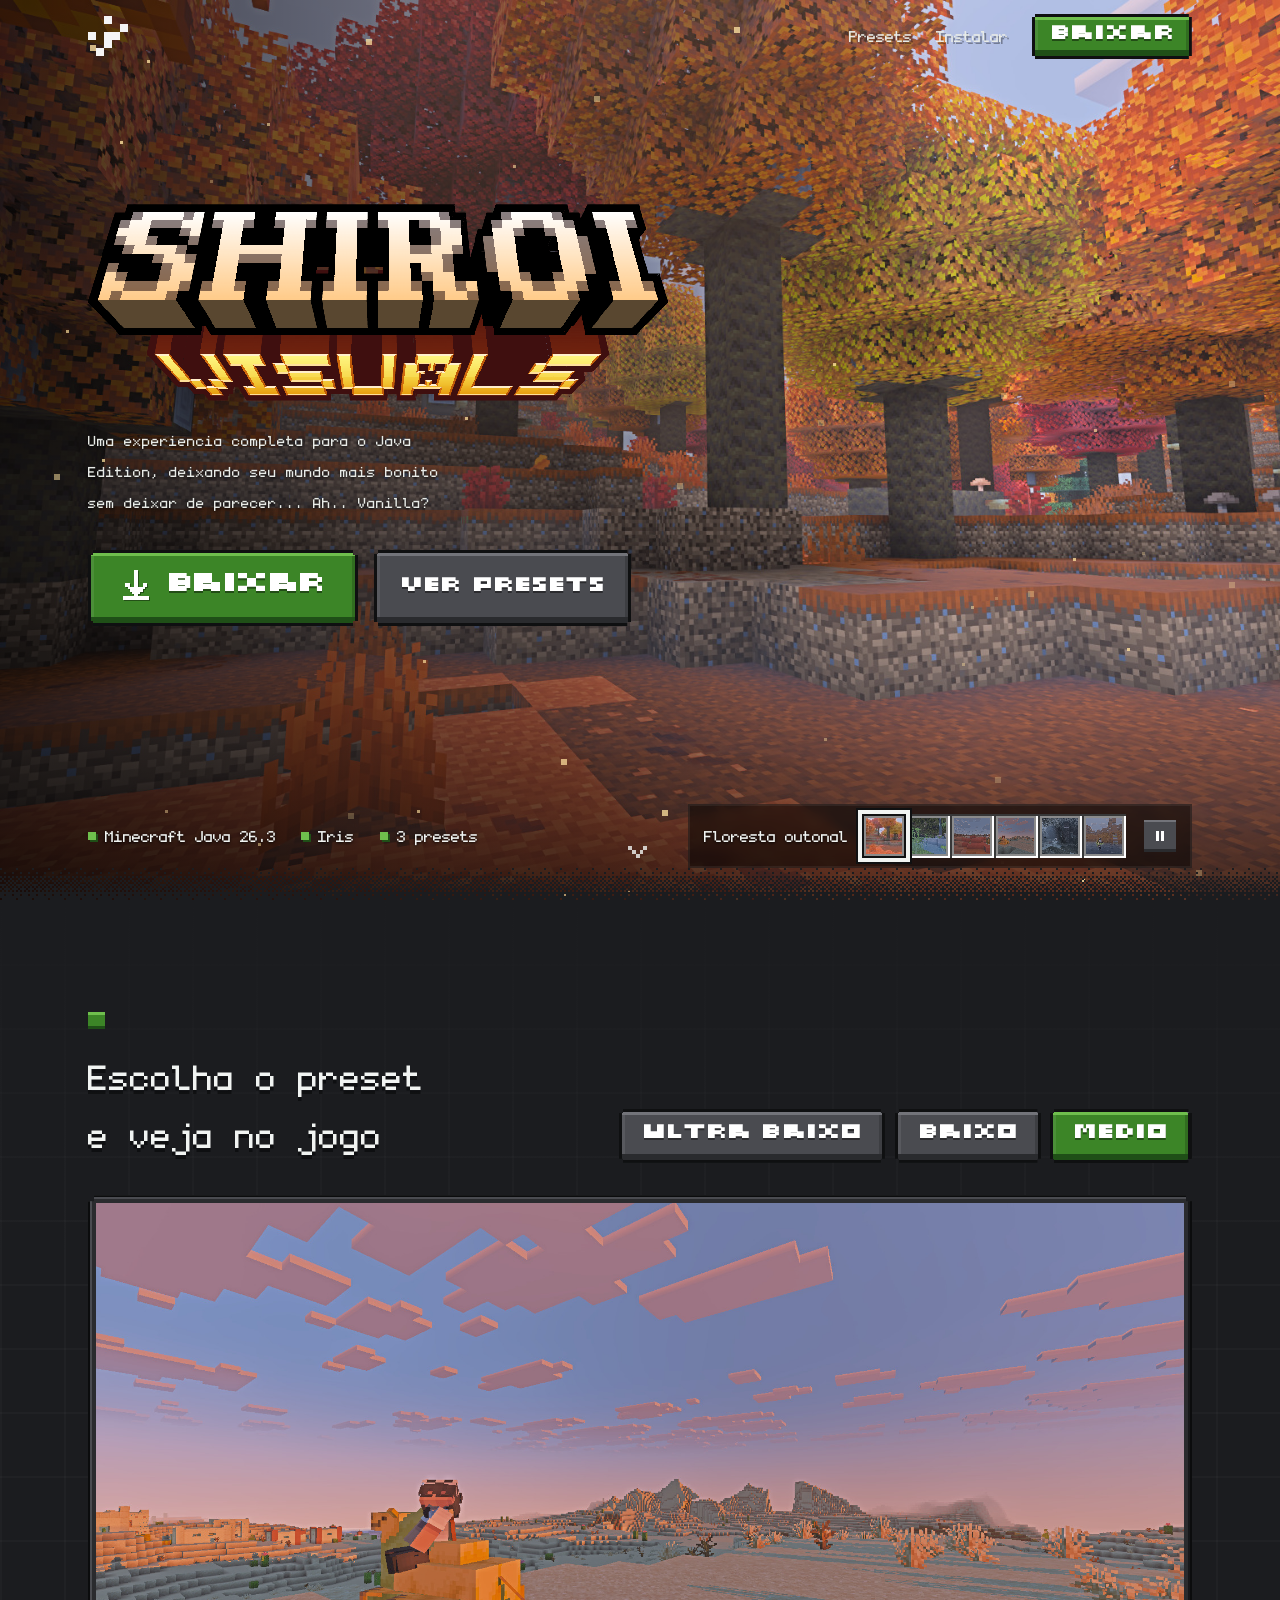
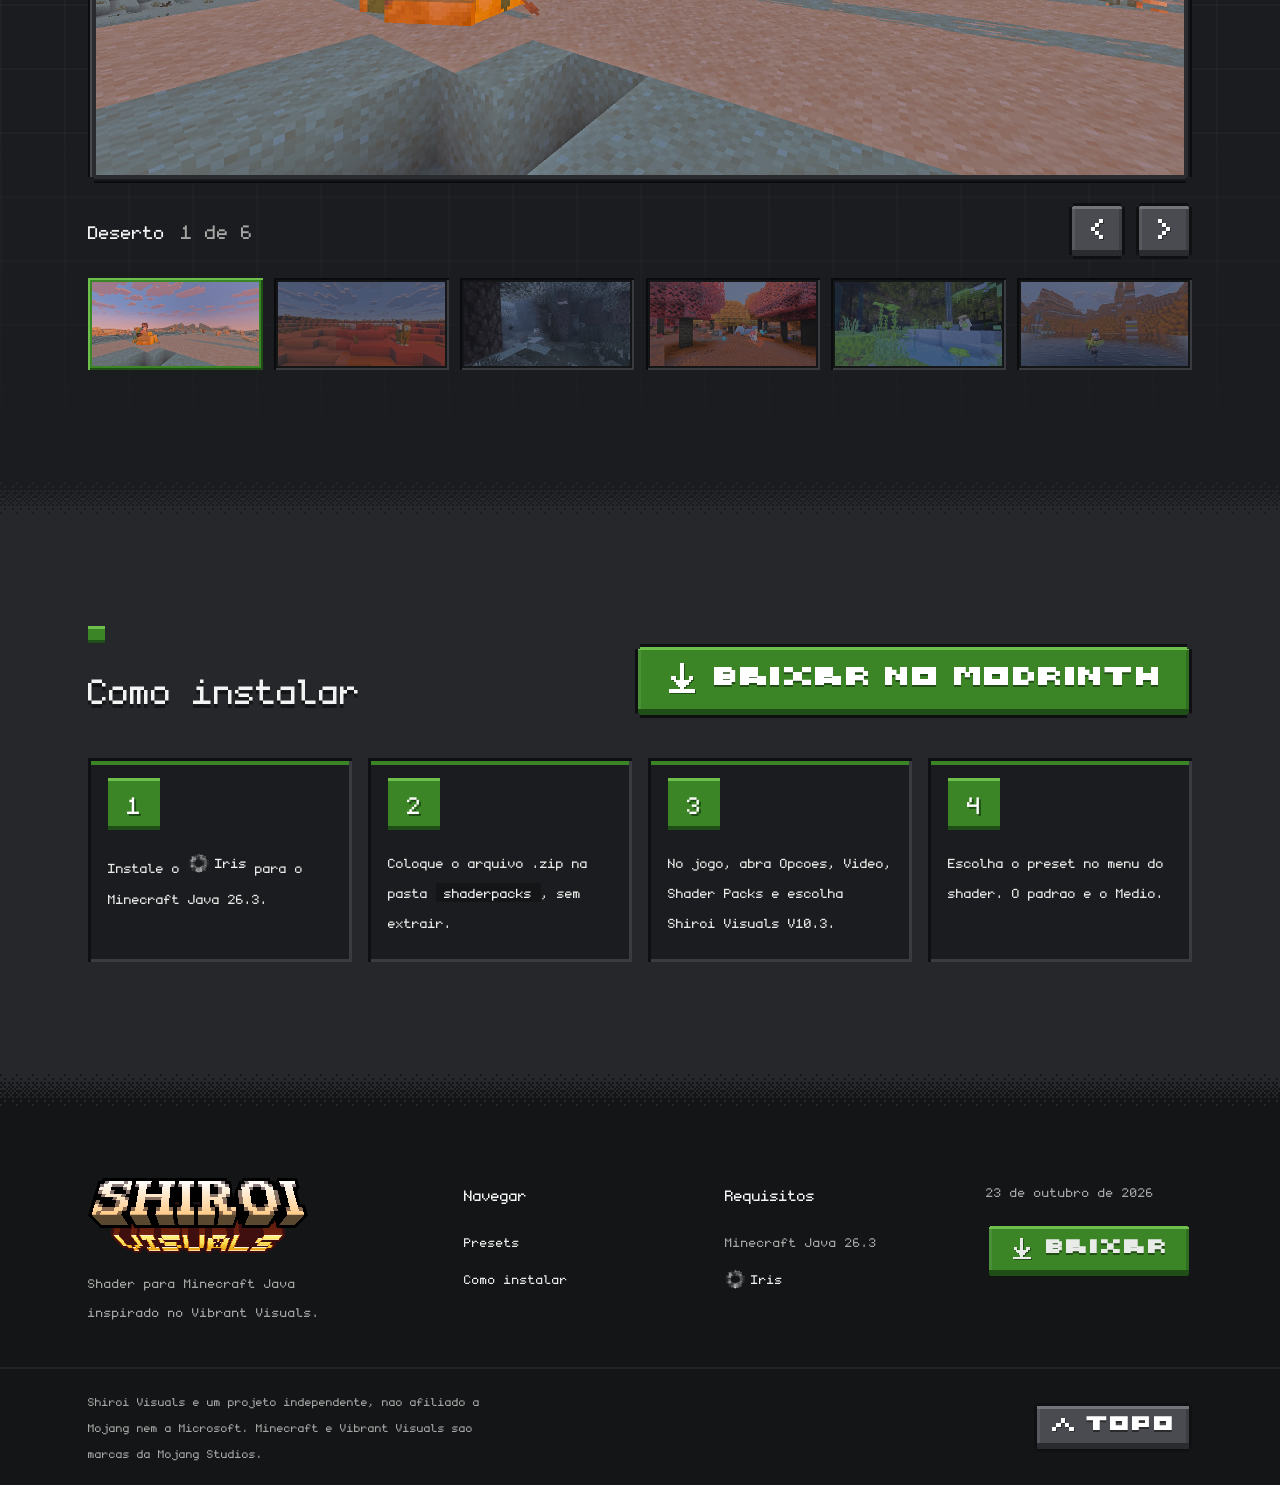
<file: index.html>
<!doctype html>
<html lang="pt-BR">
<head>
  <meta charset="utf-8">
  <meta name="viewport" content="width=device-width, initial-scale=1">
  <title>Shiroi Visuals | Shader para Minecraft Java</title>
  <meta name="description" content="Shiroi Visuals e um shader para o Minecraft Java inspirado no Vibrant Visuals: luz que muda com a hora, agua com ondas em pixel, noites lavanda e cavernas escuras de verdade.">
  <meta name="theme-color" content="#1b1c1f">
  <link rel="icon" type="image/svg+xml" href="img/icons/shiroi-visuals-logo.svg">
  <link rel="preload" as="image" href="img/hero.jpg" fetchpriority="high">
  <link rel="preload" as="image" href="img/presets/medium-1.jpg" fetchpriority="high">
  <link rel="stylesheet" href="css/style.css">
</head>
<body>
  <a class="skip-link" href="#conteudo">Pular para o conteudo</a>

  <header class="site-header">
    <div class="site-header__inner">
      <a class="site-header__brand" href="#topo" aria-label="Shiroi Visuals, inicio">
        <img src="img/icons/shiroi-visuals-logo.svg?v=20261025" width="128" height="128" alt="">
      </a>
      <nav class="site-nav" aria-label="Secoes">
        <a href="#presets">Presets</a>
        <a href="#instalar">Instalar</a>
      </nav>
      <div class="download-menu download-menu--below" data-download-menu>
        <button class="mcb mcb--green mcb--small" type="button" data-download-trigger aria-expanded="false" aria-haspopup="true">
          <span class="mcb__face"><span class="mcb__label">Baixar</span></span>
        </button>
        <div class="download-menu__options" data-download-options hidden></div>
      </div>
    </div>
    <div class="xp-bar" aria-hidden="true"><span class="xp-bar__fill"></span></div>
  </header>

  <main id="conteudo">
    <section class="hero" id="topo" aria-labelledby="hero-title">
      <div class="hero__bg">
        <div class="hero__zoom" data-dither-host>
          <img class="hero__img" src="img/hero.jpg" width="1920" height="1080" alt="" fetchpriority="high">
        </div>
      </div>
      <div class="hero__scrim" aria-hidden="true"></div>
      <div class="hero__content">
        <h1 class="hero__title" id="hero-title">
          <img class="hero__logo" src="img/logo.png" width="1116" height="408" alt="Shiroi Visuals">
        </h1>
        <p class="hero__lead">Uma experiencia completa para o Java Edition, deixando seu mundo mais bonito sem deixar de parecer... Ah.. Vanilla?</p>
        <div class="hero__actions">
          <div class="magnetic">
            <div class="download-menu" data-download-menu>
              <button class="mcb mcb--green mcb--xl" type="button" data-download-trigger aria-expanded="false" aria-haspopup="true">
              <span class="mcb__face">
                <svg class="mcb__icon" viewBox="0 0 128 128" aria-hidden="true"><path d="M54.857 73.143 L54.857 0 L73.143 0 L73.143 73.143 L91.429 73.143 L91.429 54.857 L109.714 54.857 L109.714 73.143 L99.033 73.143 L99.033 80.747 L91.429 80.747 L91.429 91.429 L80.747 91.429 L80.747 99.033 L73.143 99.033 L73.143 109.714 L118.857 109.714 L118.857 128 L9.143 128 L9.143 109.714 L54.857 109.714 L54.857 99.033 L47.253 99.033 L47.253 91.429 L36.571 91.429 L36.571 80.747 L28.967 80.747 L28.967 73.143 L18.286 73.143 L18.286 54.857 L36.571 54.857 L36.571 73.143 Z"/></svg>
                <span class="mcb__text">
                  <span class="mcb__label">Baixar</span>
                </span>
              </span>
              </button>
              <div class="download-menu__options" data-download-options hidden></div>
            </div>
          </div>
          <a class="mcb mcb--stone" href="#presets">
            <span class="mcb__face"><span class="mcb__label">Ver presets</span></span>
          </a>
        </div>
      </div>
      <div class="hero__bar">
        <ul class="hero__facts">
          <li>Minecraft Java 26.3</li>
          <li>Iris</li>
          <li>3 presets</li>
        </ul>
        <div class="bg-picker" role="group" aria-label="Fundo da pagina">
          <p class="bg-picker__name"><span class="swap-text"></span></p>
          <div class="bg-picker__dots"></div>
          <button class="pixel-toggle" type="button" aria-pressed="false" aria-label="Pausar a troca de fundo">
            <svg class="pixel-toggle__pause" viewBox="0 0 16 16" aria-hidden="true"><path d="M3 2h4v12H3zM9 2h4v12H9z"/></svg>
            <svg class="pixel-toggle__play" viewBox="0 0 16 16" aria-hidden="true"><path d="M4 2h2v1h2v1h2v1h2v1h1v4h-1v1h-2v1H8v1H6v1H4z"/></svg>
          </button>
        </div>
      </div>
      <!-- Atalho visual para os presets. -->
      <a class="hero__scroll" href="#presets" aria-label="Rolar para os presets">
<svg viewBox="0 0 160 128" aria-hidden="true"><path transform="rotate(90 64 64)" d="M25.6 25.6 L25.6 0 L51.2 0 L51.2 25.6 Z M51.2 51.2 L51.2 25.6 L76.8 25.6 L76.8 51.2 Z M76.8 76.8 L76.8 51.2 L102.4 51.2 L102.4 76.8 Z M51.2 102.4 L51.2 76.8 L76.8 76.8 L76.8 102.4 Z M25.6 128 L25.6 102.4 L51.2 102.4 L51.2 128 Z"></path></svg>
      </a>
    </section>

    <section class="presets" id="presets" aria-labelledby="presets-title">
      <div class="container">
        <div class="presets__head">
          <h2 class="section-title" id="presets-title">Escolha o preset e veja no jogo</h2>
          <div class="preset-switch" role="tablist" aria-label="Preset">
            <button class="mcb mcb--stone preset-tab" role="tab" id="tab-ultra-low" data-preset="ultra-low" aria-selected="false" aria-controls="carousel" tabindex="-1">
              <span class="mcb__face"><span class="mcb__label">Ultra Baixo</span></span>
            </button>
            <button class="mcb mcb--stone preset-tab" role="tab" id="tab-low" data-preset="low" aria-selected="false" aria-controls="carousel" tabindex="-1">
              <span class="mcb__face"><span class="mcb__label">Baixo</span></span>
            </button>
            <button class="mcb mcb--stone preset-tab" role="tab" id="tab-medium" data-preset="medium" aria-selected="true" aria-controls="carousel">
              <span class="mcb__face"><span class="mcb__label">Medio</span></span>
            </button>
          </div>
        </div>

        <div class="carousel" id="carousel" role="tabpanel" aria-labelledby="tab-medium" aria-roledescription="carrossel">
          <div class="carousel__frame">
            <div class="carousel__stage" tabindex="0" role="group" aria-label="Capturas do preset. Use as setas do teclado para trocar." data-dither-host>
              <img class="carousel__img" src="img/presets/medium-1.jpg" width="1920" height="1009" alt="">
            </div>
          </div>
          <div class="carousel__bar">
            <p class="carousel__caption" aria-live="polite"><span class="carousel__biome swap-text"></span><span class="carousel__count"></span></p>
            <div class="carousel__nav">
              <button class="mcb mcb--stone mcb--icon" type="button" data-dir="-1" aria-label="Captura anterior">
                <span class="mcb__face"><svg class="mcb__icon" viewBox="0 0 128 128" aria-hidden="true"><path d="M102.4 25.6 L102.4 0 L76.8 0 L76.8 25.6 Z M76.8 51.2 L76.8 25.6 L51.2 25.6 L51.2 51.2 Z M51.2 76.8 L51.2 51.2 L25.6 51.2 L25.6 76.8 Z M76.8 102.4 L76.8 76.8 L51.2 76.8 L51.2 102.4 Z M102.4 128 L102.4 102.4 L76.8 102.4 L76.8 128 Z"/></svg></span>
              </button>
              <button class="mcb mcb--stone mcb--icon" type="button" data-dir="1" aria-label="Proxima captura">
                <span class="mcb__face"><svg class="mcb__icon" viewBox="0 0 128 128" aria-hidden="true"><path d="M25.6 25.6 L25.6 0 L51.2 0 L51.2 25.6 Z M51.2 51.2 L51.2 25.6 L76.8 25.6 L76.8 51.2 Z M76.8 76.8 L76.8 51.2 L102.4 51.2 L102.4 76.8 Z M51.2 102.4 L51.2 76.8 L76.8 76.8 L76.8 102.4 Z M25.6 128 L25.6 102.4 L51.2 102.4 L51.2 128 Z"/></svg></span>
              </button>
            </div>
          </div>
          <div class="carousel__thumbs" role="group" aria-label="Escolher captura"></div>
        </div>
      </div>
    </section>

    <section class="install" id="instalar" aria-labelledby="install-title">
      <div class="container">
        <div class="install__head">
          <h2 class="section-title" id="install-title">Como instalar</h2>
          <div class="install__cta">
            <div class="magnetic">
              <a class="mcb mcb--green mcb--xl" href="https://modrinth.com/shader/shiroi-visuals" target="_blank" rel="noopener noreferrer">
                <span class="mcb__face">
                  <svg class="mcb__icon" viewBox="0 0 128 128" aria-hidden="true"><path d="M54.857 73.143 L54.857 0 L73.143 0 L73.143 73.143 L91.429 73.143 L91.429 54.857 L109.714 54.857 L109.714 73.143 L99.033 73.143 L99.033 80.747 L91.429 80.747 L91.429 91.429 L80.747 91.429 L80.747 99.033 L73.143 99.033 L73.143 109.714 L118.857 109.714 L118.857 128 L9.143 128 L9.143 109.714 L54.857 109.714 L54.857 99.033 L47.253 99.033 L47.253 91.429 L36.571 91.429 L36.571 80.747 L28.967 80.747 L28.967 73.143 L18.286 73.143 L18.286 54.857 L36.571 54.857 L36.571 73.143 Z"/></svg>
                  <span class="mcb__text">
                    <span class="mcb__label">Baixar no Modrinth</span>
                  </span>
                </span>
              </a>
            </div>
          </div>
        </div>
        <ol class="steps">
          <li class="step"><span class="step__slot" aria-hidden="true">1</span><p>Instale o <span class="iris"><img class="iris__mark" src="img/icons/iris-svg-logo.svg" width="128" height="128" alt="">Iris</span> para o Minecraft Java 26.3.</p></li>
          <li class="step"><span class="step__slot" aria-hidden="true">2</span><p>Coloque o arquivo .zip na pasta <code>shaderpacks</code>, sem extrair.</p></li>
          <li class="step"><span class="step__slot" aria-hidden="true">3</span><p>No jogo, abra Opcoes, Video, Shader Packs e escolha Shiroi Visuals V10.3.</p></li>
          <li class="step"><span class="step__slot" aria-hidden="true">4</span><p>Escolha o preset no menu do shader. O padrao e o Medio.</p></li>
        </ol>
      </div>
    </section>
  </main>

  <footer class="site-footer">
    <div class="container footer__grid">
      <div class="footer__brand">
        <img src="img/logo.png" width="1116" height="408" alt="Shiroi Visuals">
        <p>Shader para Minecraft Java inspirado no Vibrant Visuals.</p>
      </div>
      <nav class="footer__col" aria-labelledby="ft-nav">
        <h2 id="ft-nav">Navegar</h2>
        <ul>
          <li><a href="#presets">Presets</a></li>
          <li><a href="#instalar">Como instalar</a></li>
        </ul>
      </nav>
      <div class="footer__col">
        <h2>Requisitos</h2>
        <ul>
          <li>Minecraft Java 26.3</li>
          <li><span class="iris"><img class="iris__mark" src="img/icons/iris-svg-logo.svg" width="128" height="128" alt="">Iris</span></li>
        </ul>
      </div>
      <div class="footer__col footer__download">
        <p class="footer__version"><time datetime="2026-10-23">23 de outubro de 2026</time></p>
        <a class="mcb mcb--green" href="https://modrinth.com/shader/shiroi-visuals" target="_blank" rel="noopener noreferrer">
          <span class="mcb__face">
            <svg class="mcb__icon" viewBox="0 0 128 128" aria-hidden="true"><path d="M54.857 73.143 L54.857 0 L73.143 0 L73.143 73.143 L91.429 73.143 L91.429 54.857 L109.714 54.857 L109.714 73.143 L99.033 73.143 L99.033 80.747 L91.429 80.747 L91.429 91.429 L80.747 91.429 L80.747 99.033 L73.143 99.033 L73.143 109.714 L118.857 109.714 L118.857 128 L9.143 128 L9.143 109.714 L54.857 109.714 L54.857 99.033 L47.253 99.033 L47.253 91.429 L36.571 91.429 L36.571 80.747 L28.967 80.747 L28.967 73.143 L18.286 73.143 L18.286 54.857 L36.571 54.857 L36.571 73.143 Z"/></svg>
            <span class="mcb__label">Baixar</span>
          </span>
        </a>
      </div>
    </div>
    <div class="footer__bottom">
      <div class="container footer__bottom-inner">
        <p>Shiroi Visuals e um projeto independente, nao afiliado a Mojang nem a Microsoft. Minecraft e Vibrant Visuals sao marcas da Mojang Studios.</p>
        <a class="mcb mcb--stone mcb--small" href="#topo">
          <span class="mcb__face">
            <svg class="mcb__icon" viewBox="0 0 128 128" aria-hidden="true"><path transform="rotate(-90 64 64)" d="M25.6 25.6 L25.6 0 L51.2 0 L51.2 25.6 Z M51.2 51.2 L51.2 25.6 L76.8 25.6 L76.8 51.2 Z M76.8 76.8 L76.8 51.2 L102.4 51.2 L102.4 76.8 Z M51.2 102.4 L51.2 76.8 L76.8 76.8 L76.8 102.4 Z M25.6 128 L25.6 102.4 L51.2 102.4 L51.2 128 Z"/></svg>
            <span class="mcb__label">Topo</span>
          </span>
        </a>
      </div>
    </div>
  </footer>

  <script src="https://cdnjs.cloudflare.com/ajax/libs/gsap/3.12.5/gsap.min.js" defer></script>
  <script src="js/main.js" defer></script>
</body>
</html>
</file>
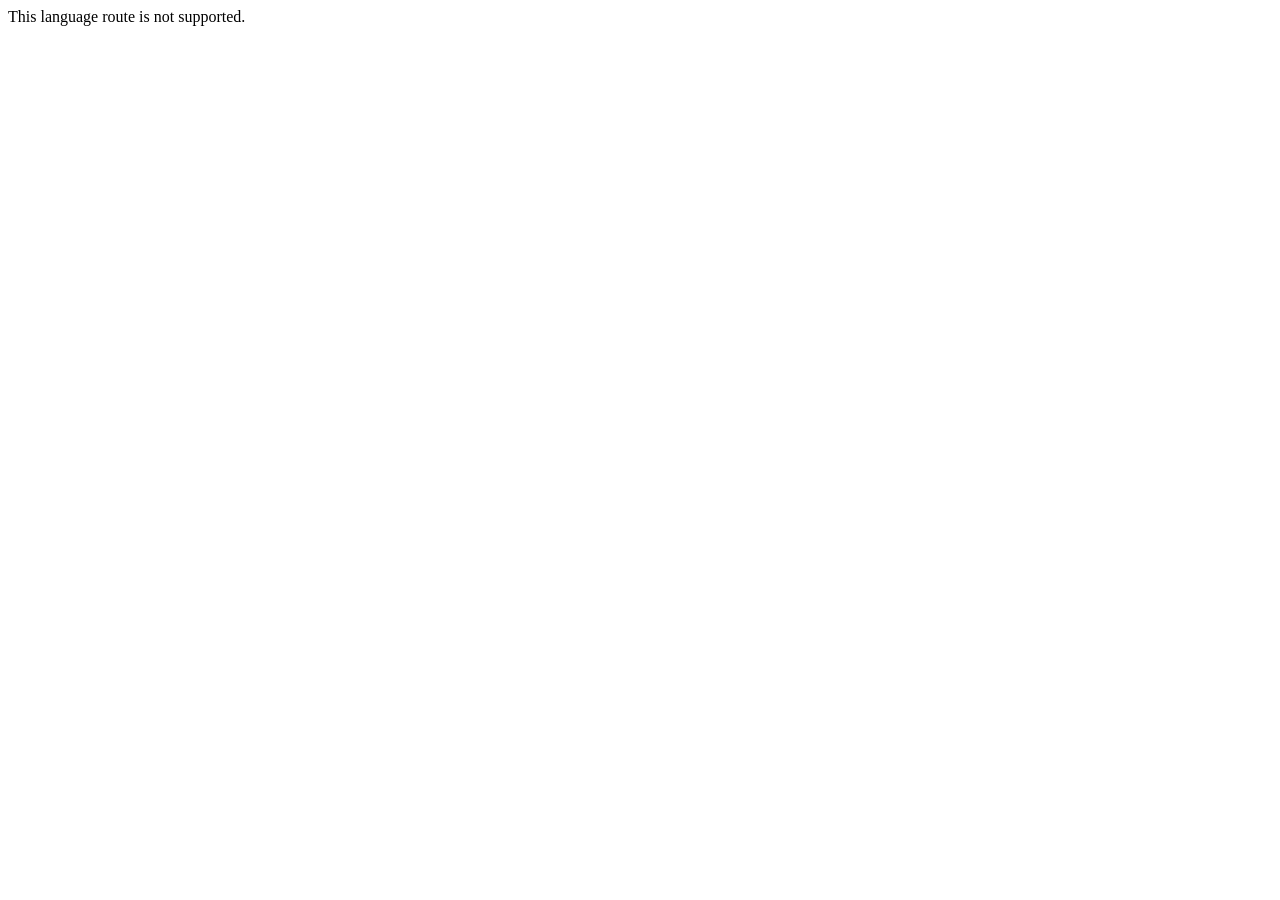
<file: en/index.html>
<!doctype html>
<html lang="en">
<head>
  <meta charset="utf-8">
  <meta name="viewport" content="width=device-width, initial-scale=1">
  <title>Shiroi Visuals</title>
</head>
<body>
  <script src="../js/locale-entry.js"></script>
</body>
</html>
</file>
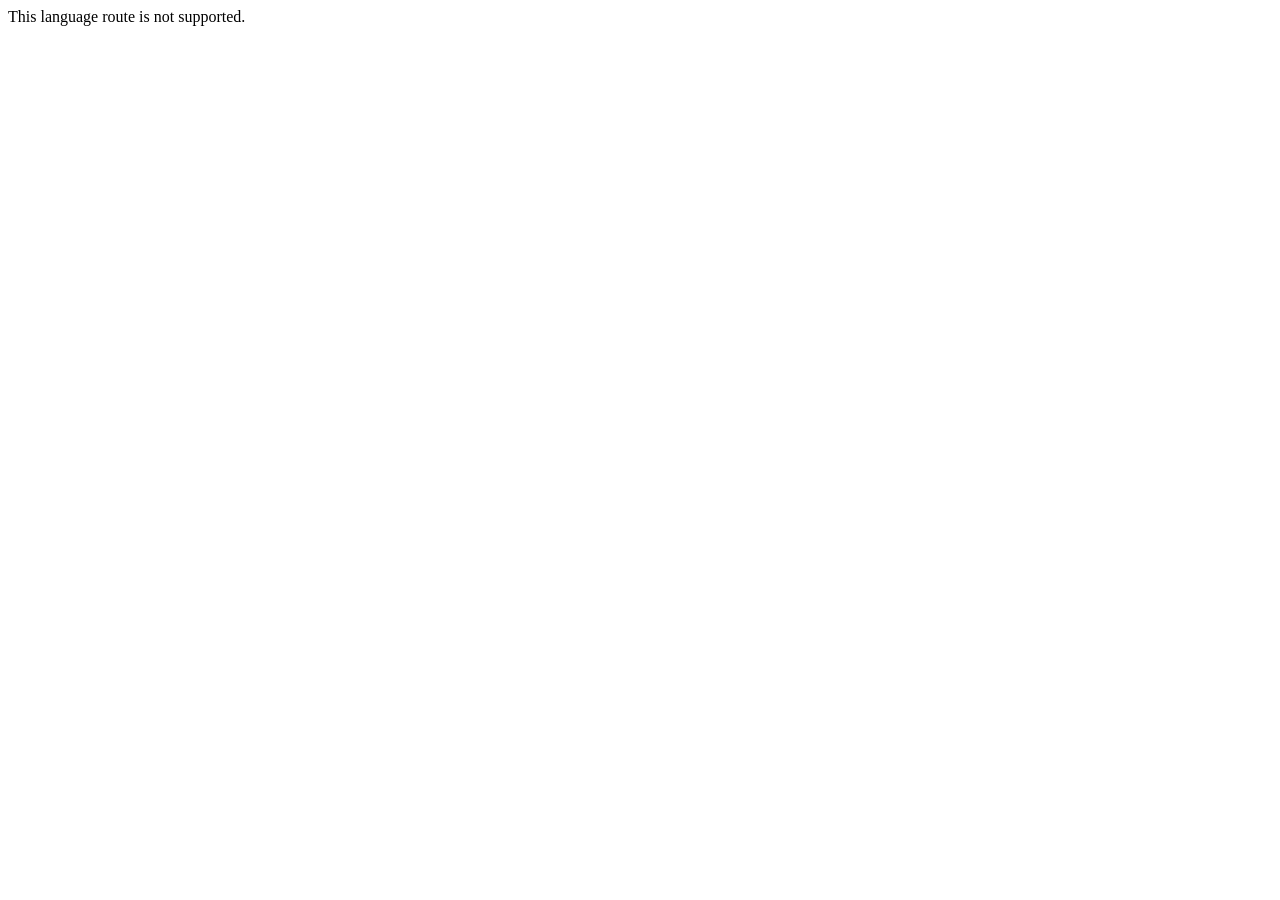
<file: es/index.html>
<!doctype html>
<html lang="es">
<head>
  <meta charset="utf-8">
  <meta name="viewport" content="width=device-width, initial-scale=1">
  <title>Shiroi Visuals</title>
</head>
<body>
  <script src="../js/locale-entry.js"></script>
</body>
</html>
</file>
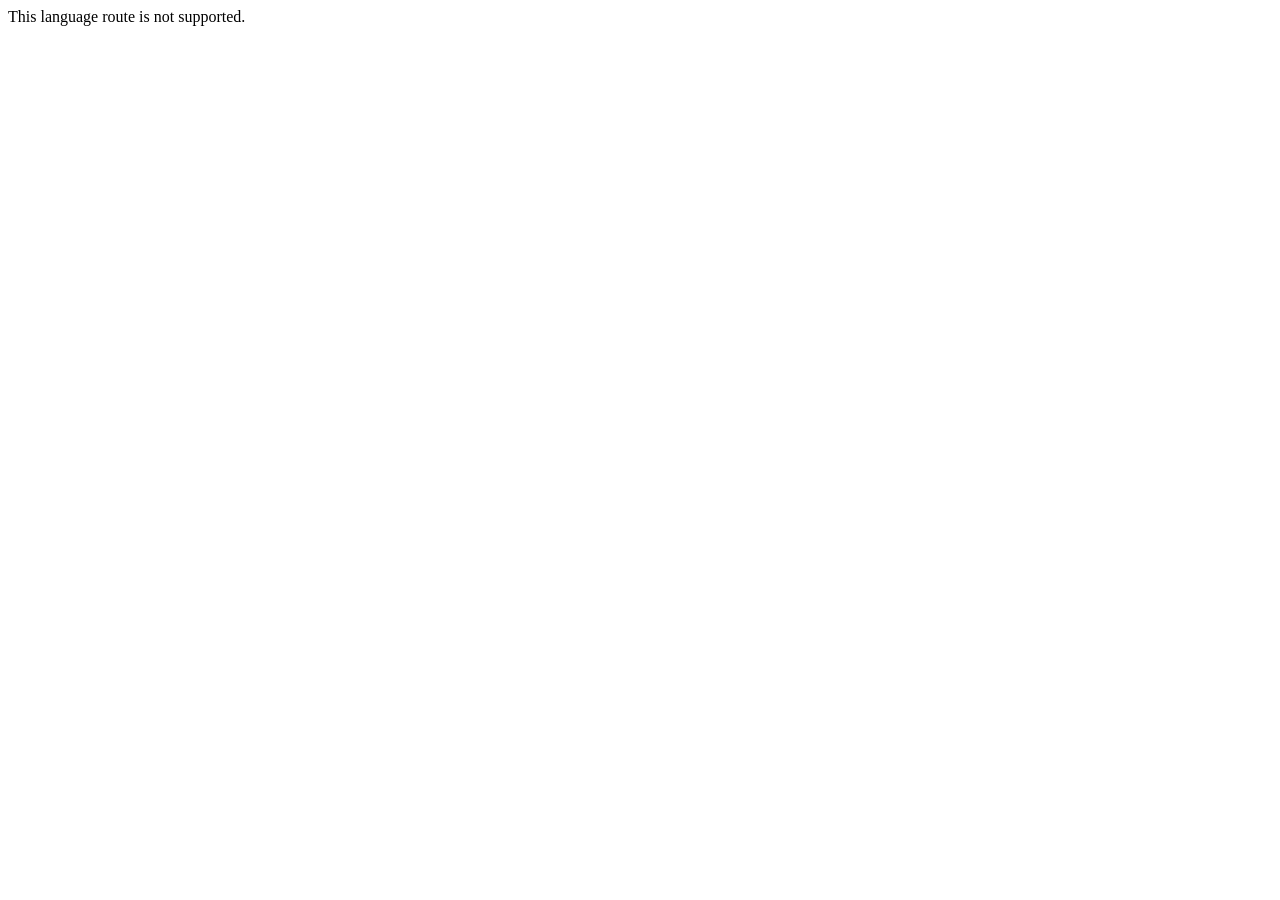
<file: pt/index.html>
<!doctype html>
<html lang="pt-BR">
<head>
  <meta charset="utf-8">
  <meta name="viewport" content="width=device-width, initial-scale=1">
  <title>Shiroi Visuals</title>
</head>
<body>
  <script src="../js/locale-entry.js"></script>
</body>
</html>
</file>
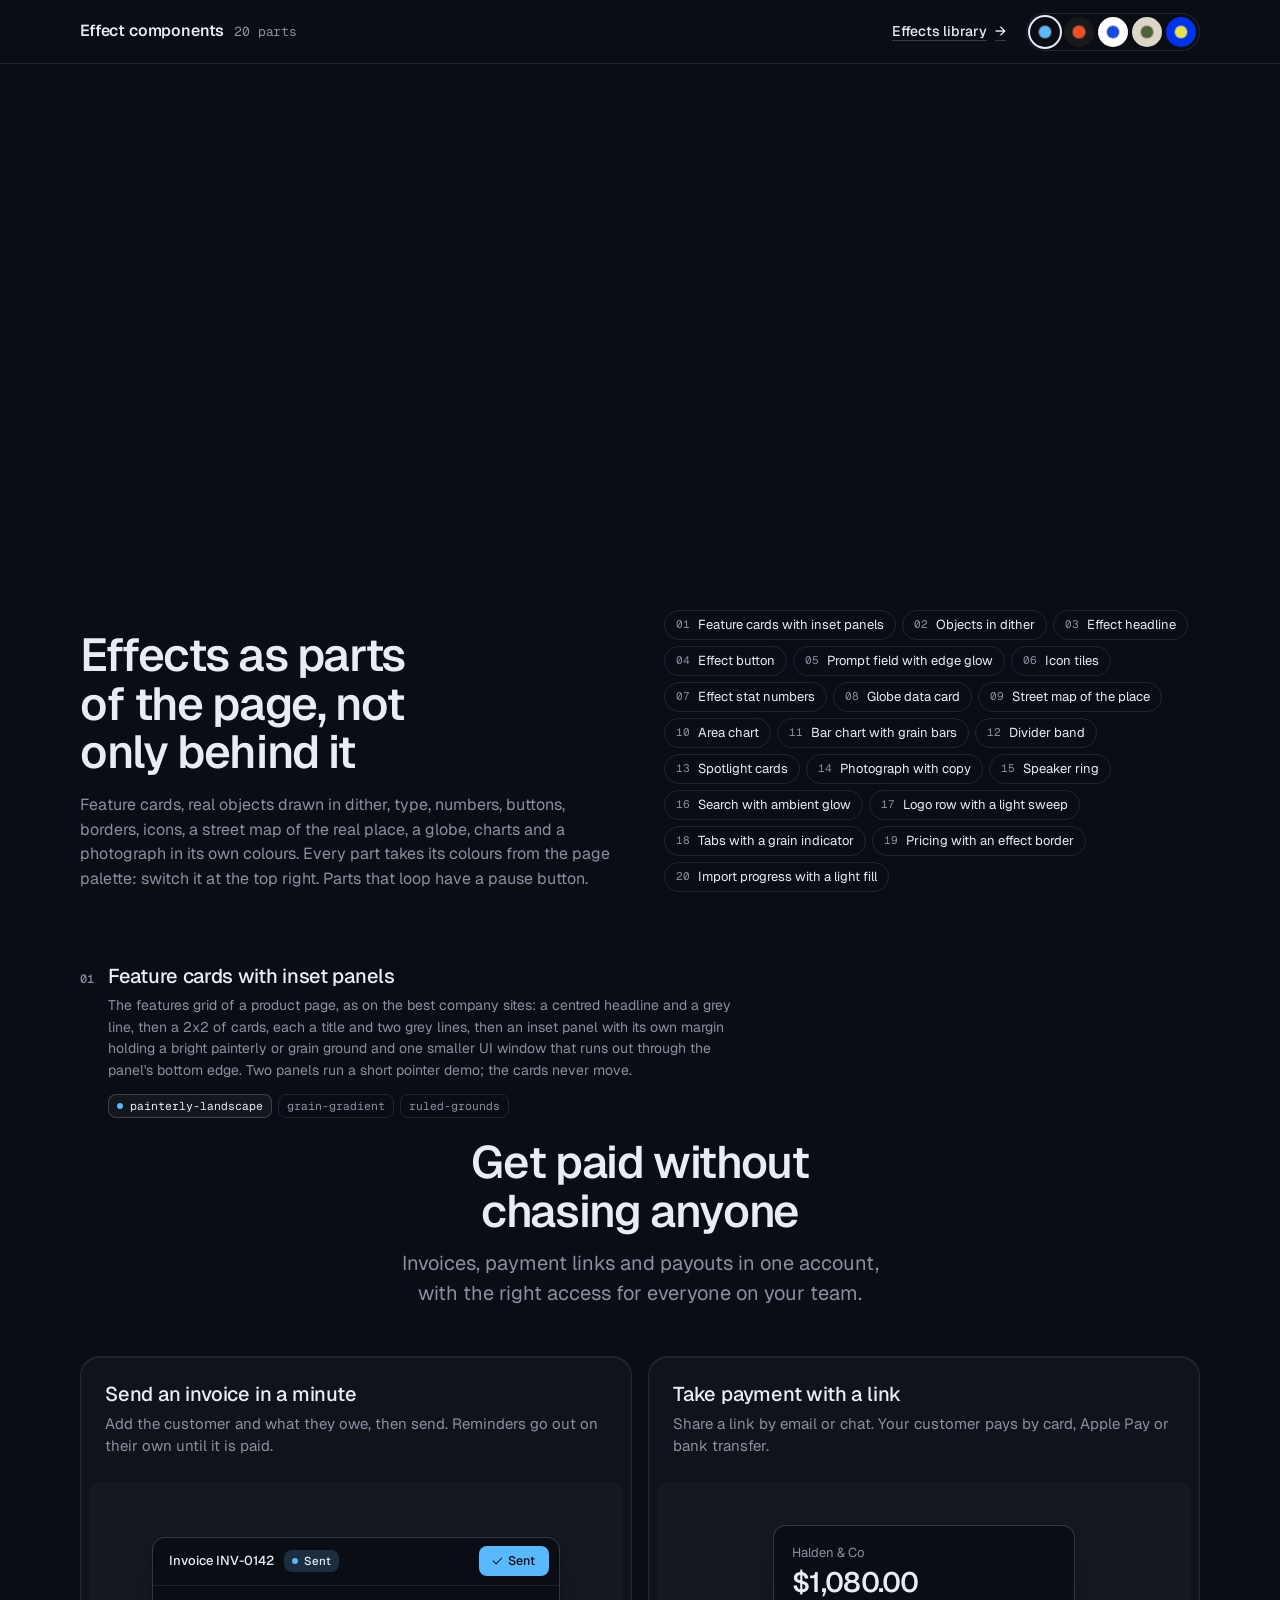
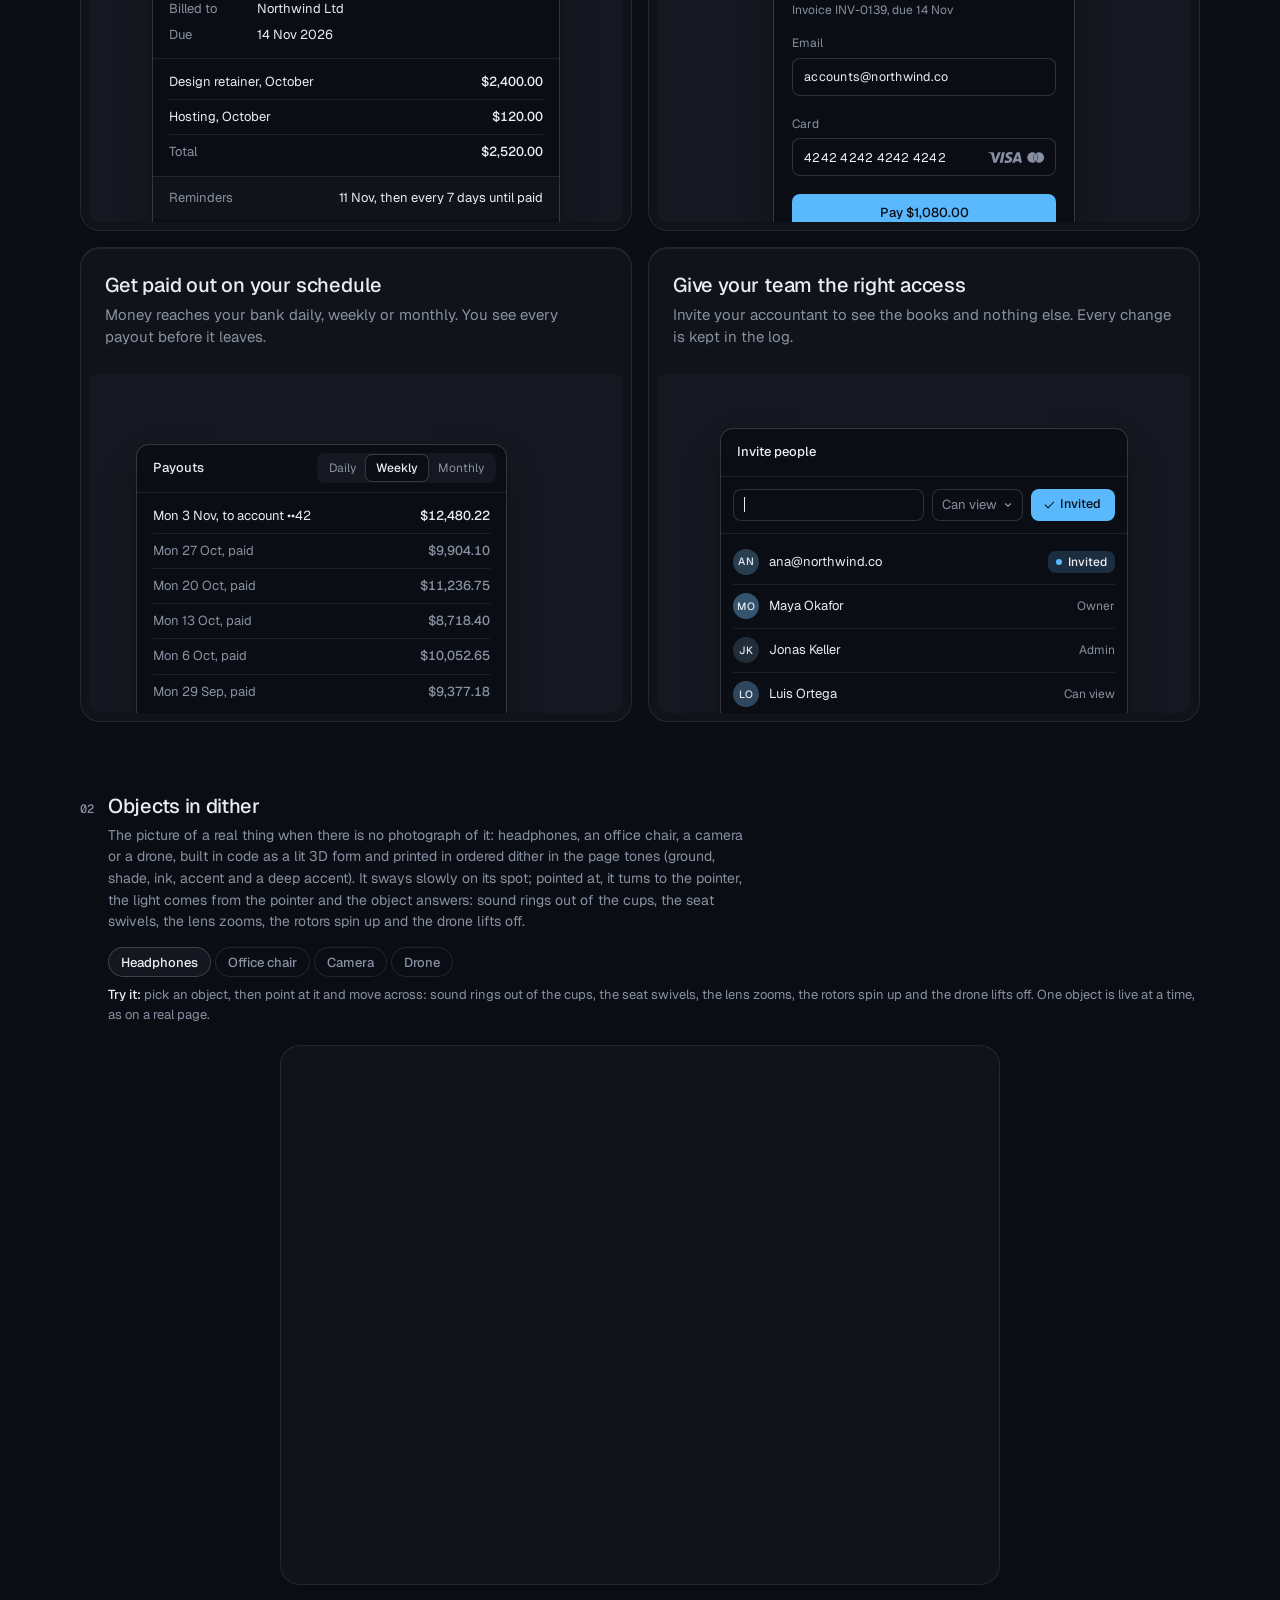
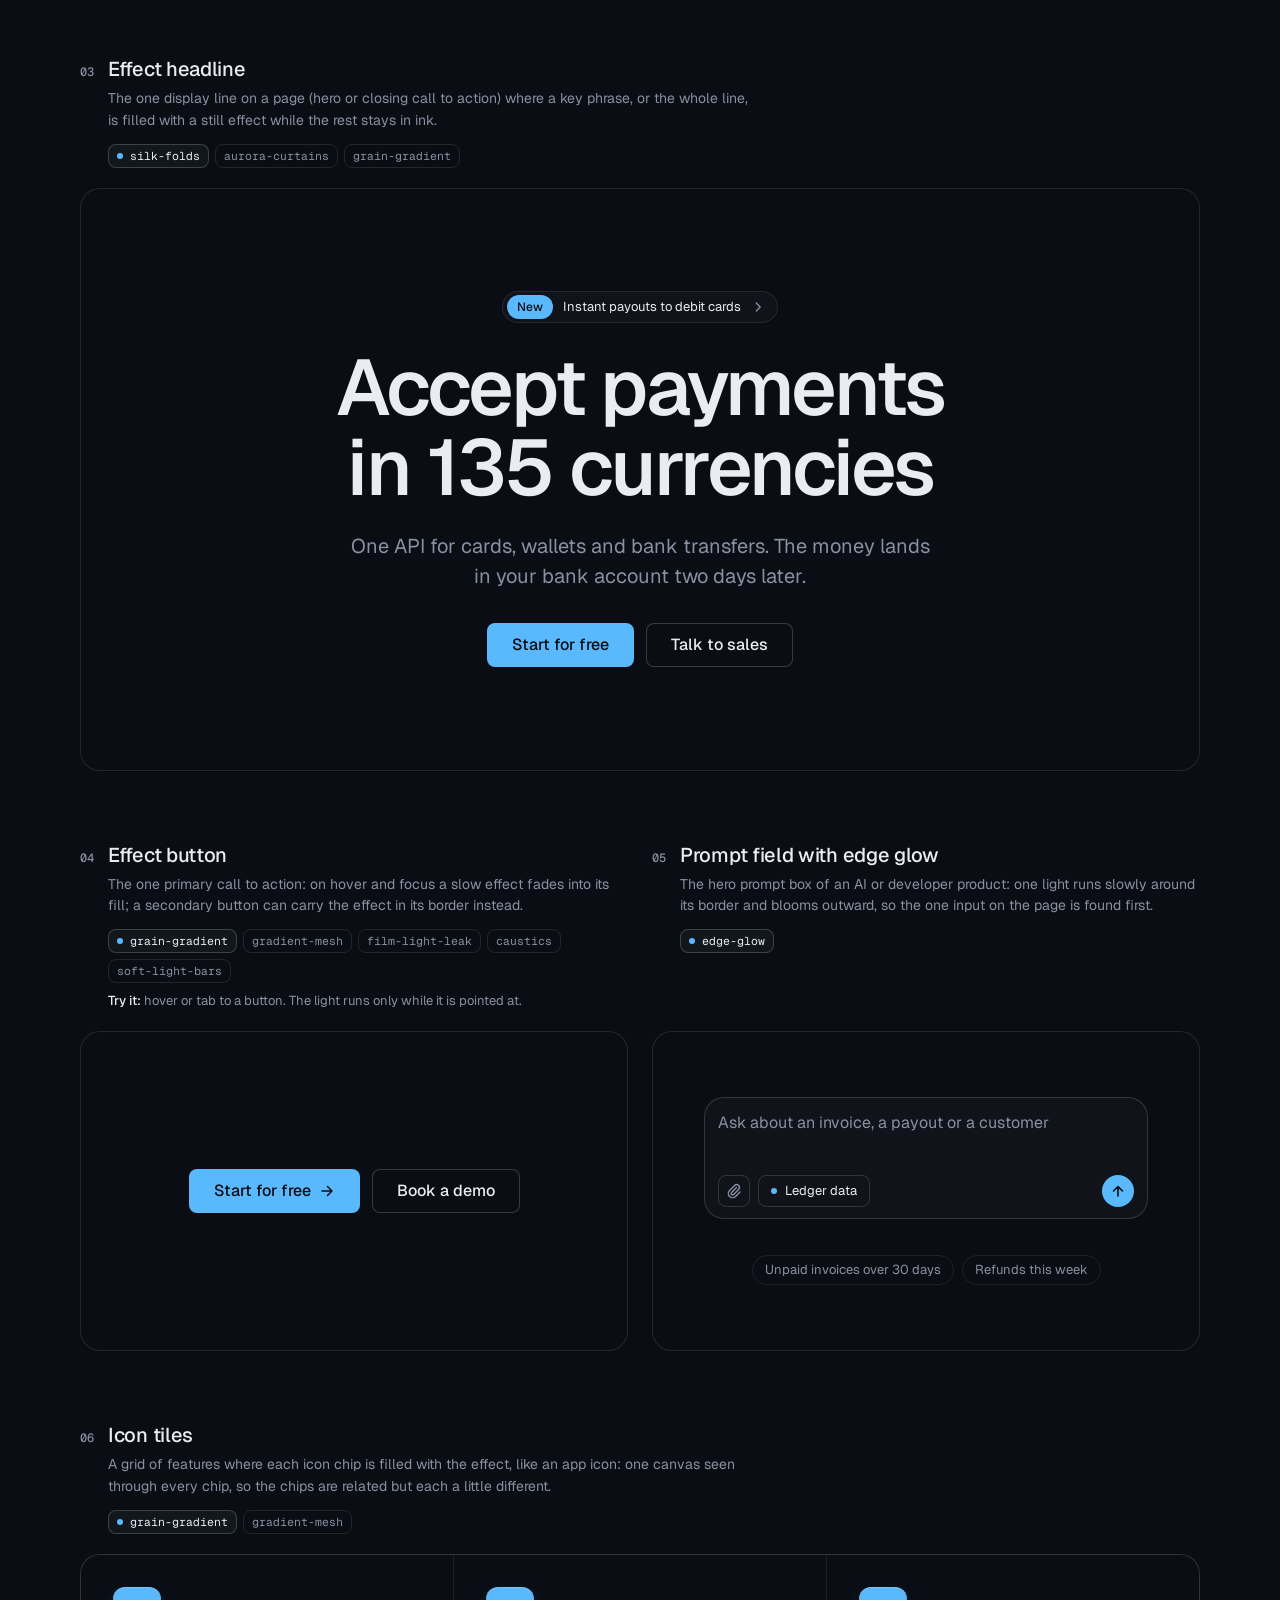
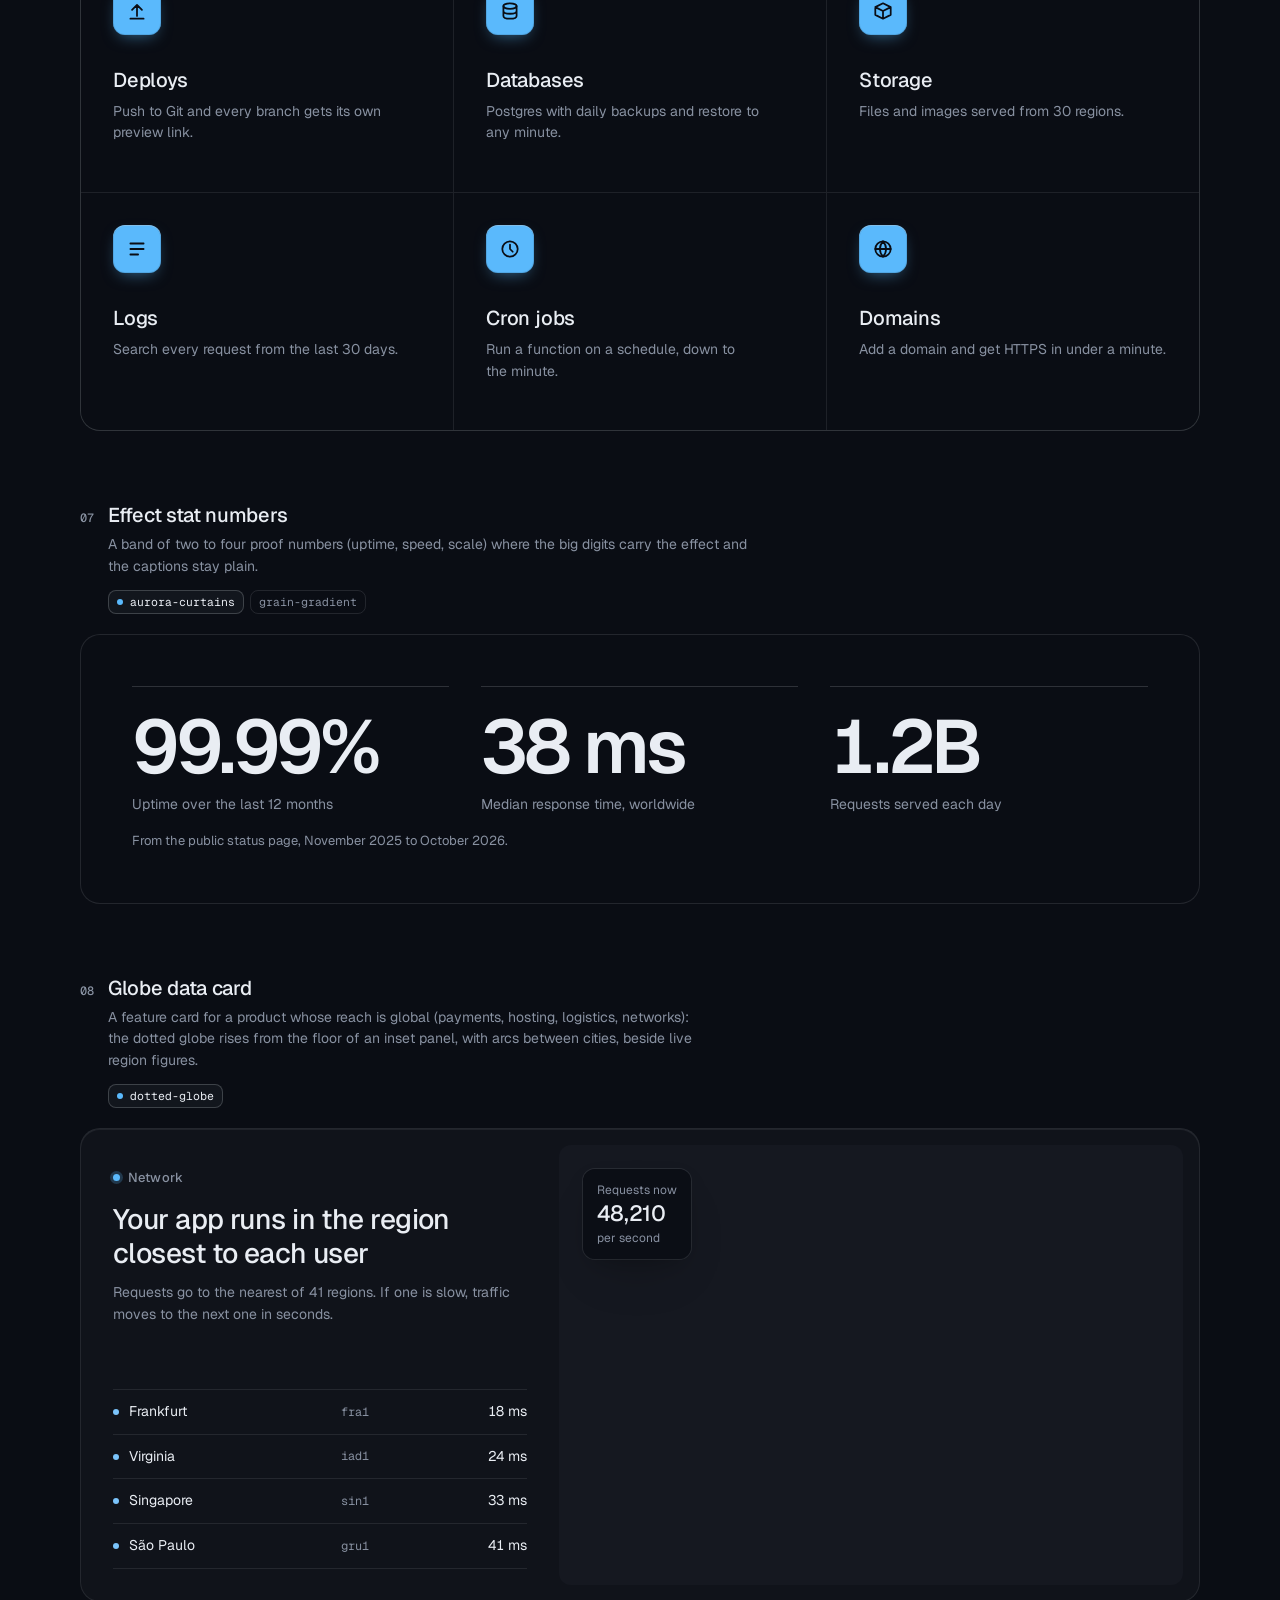
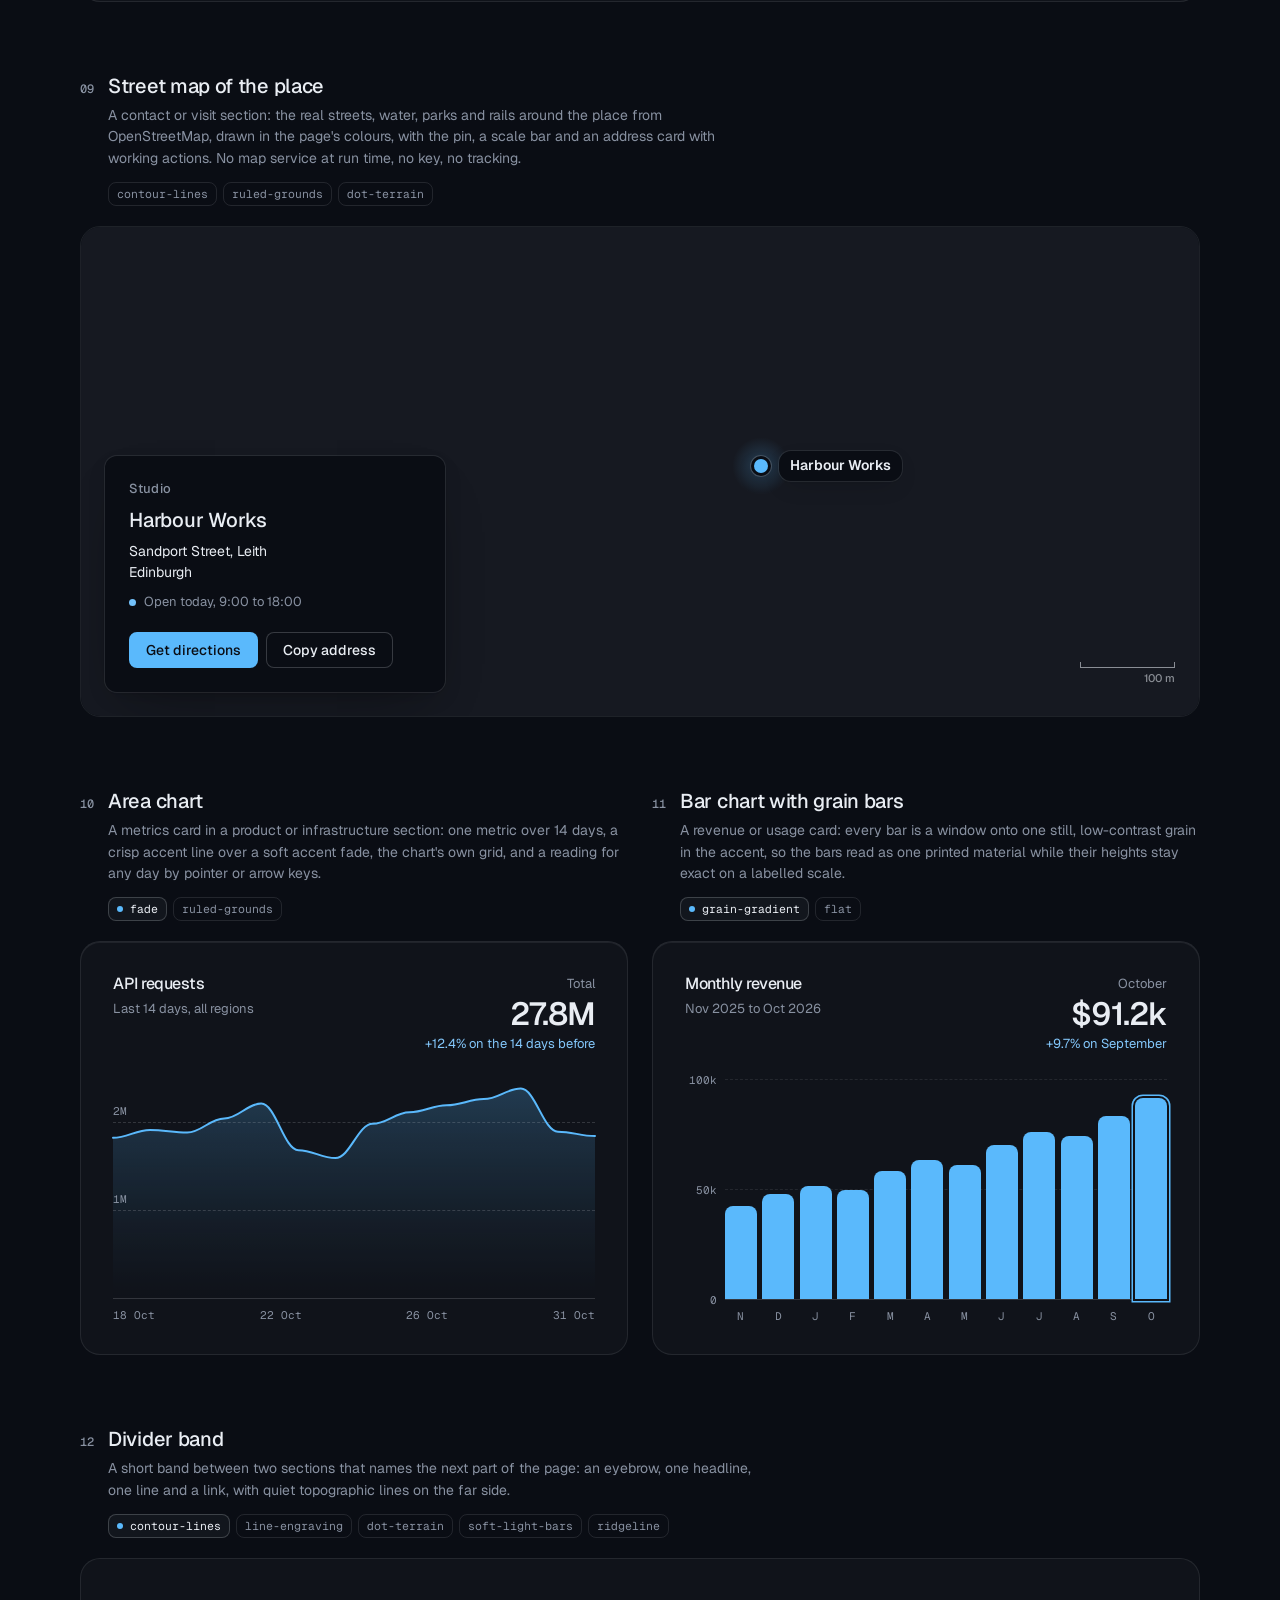
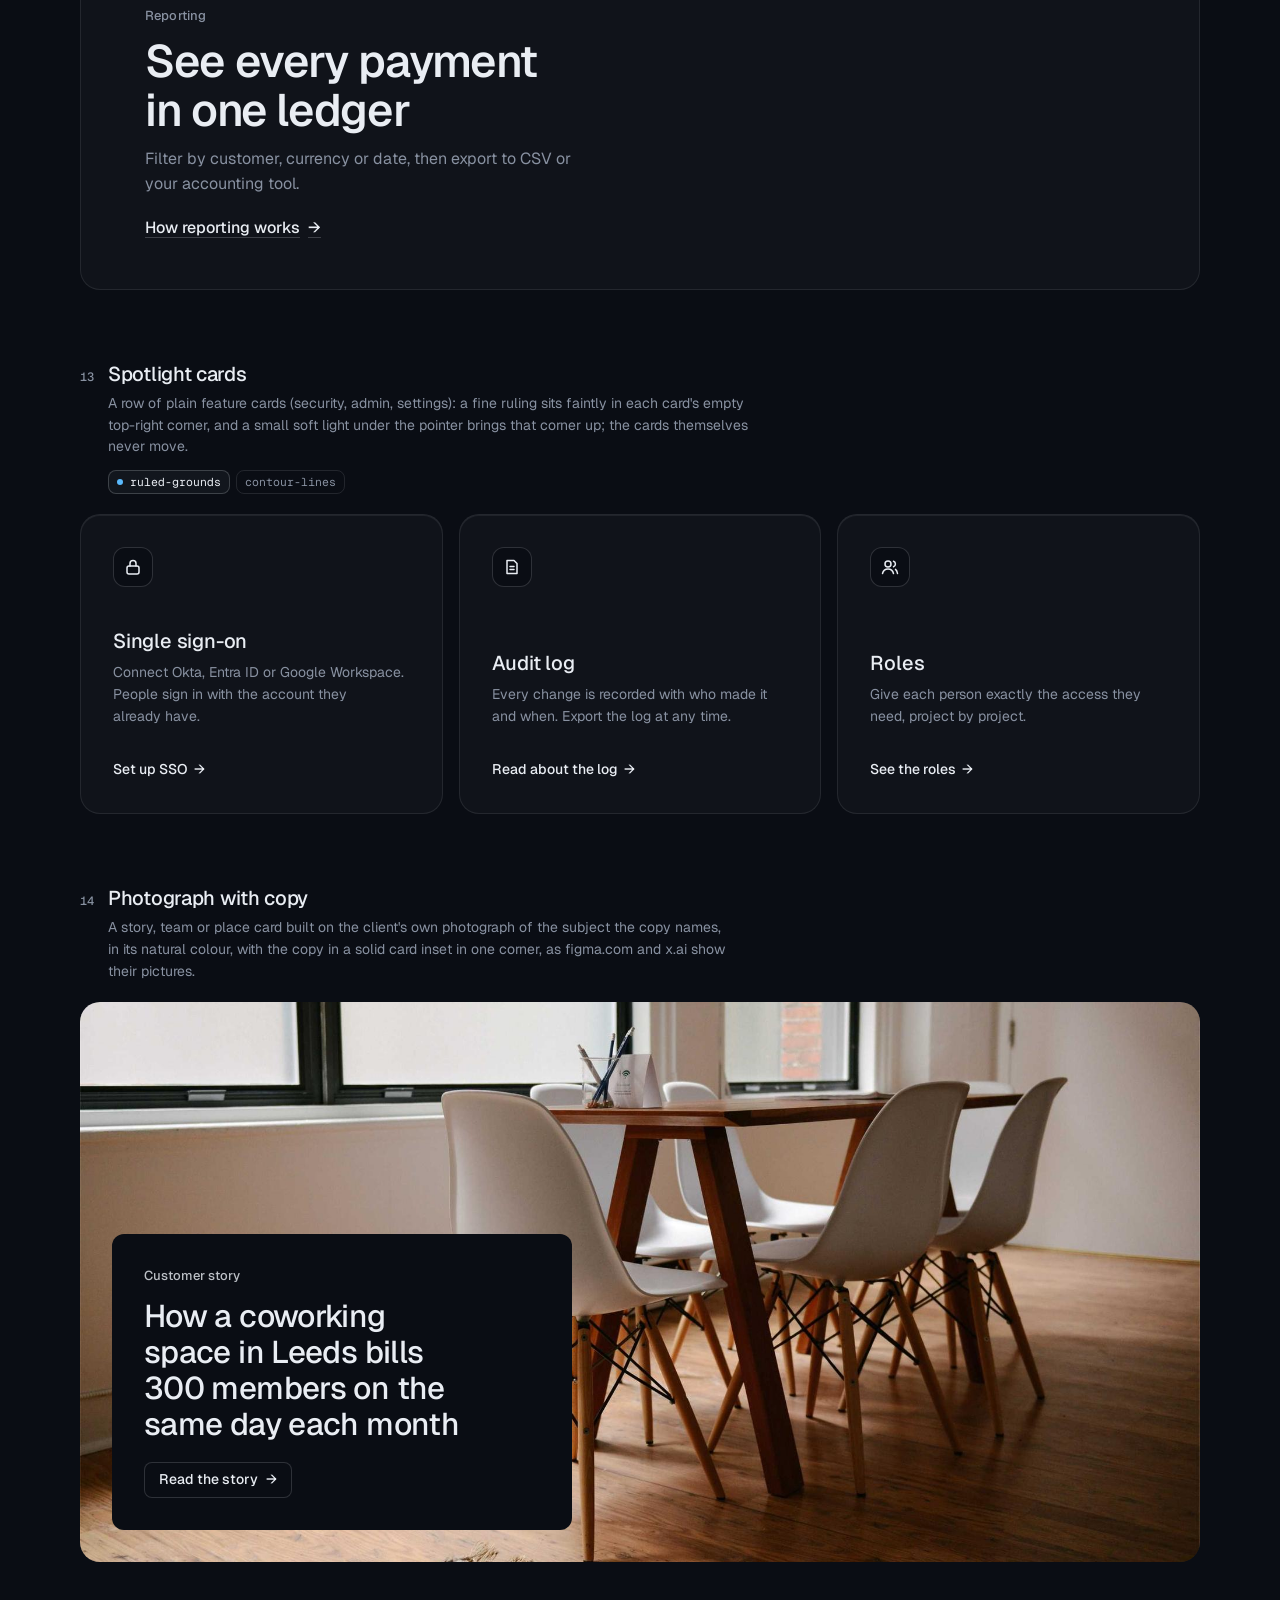
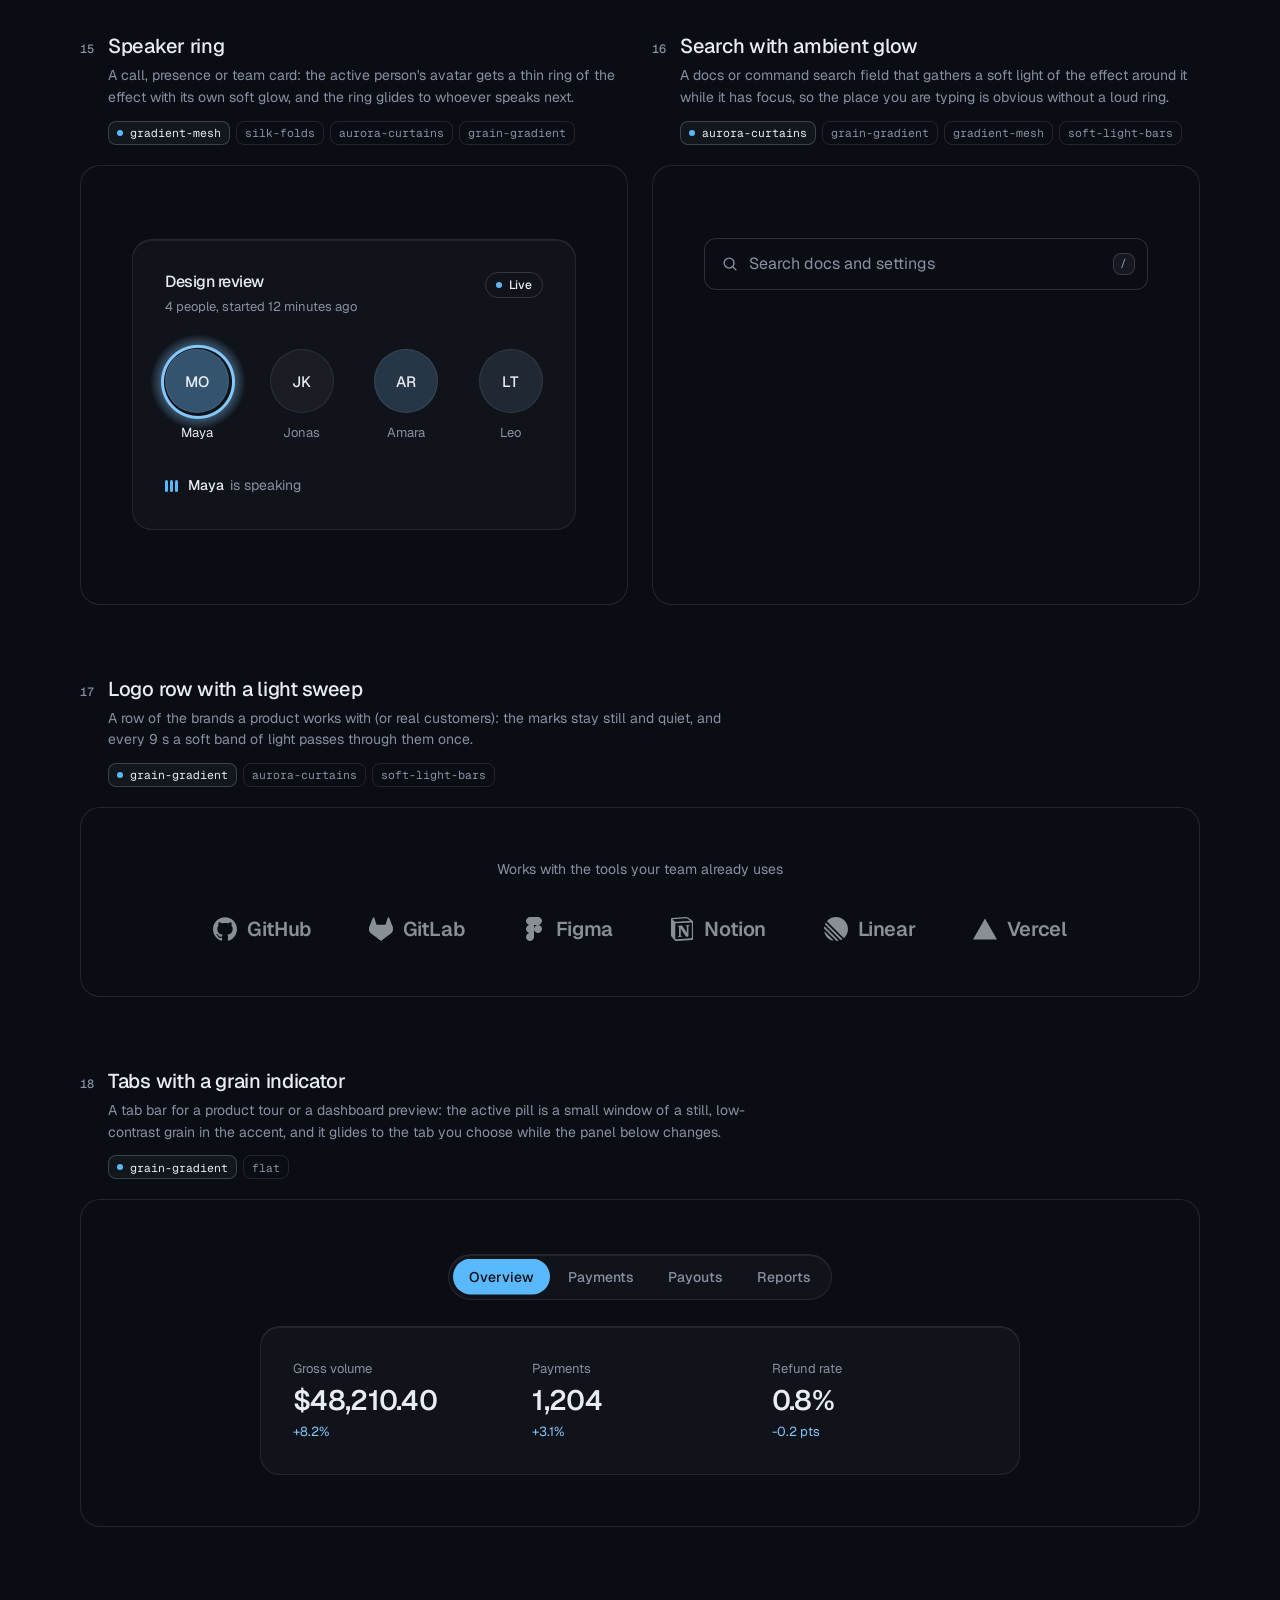
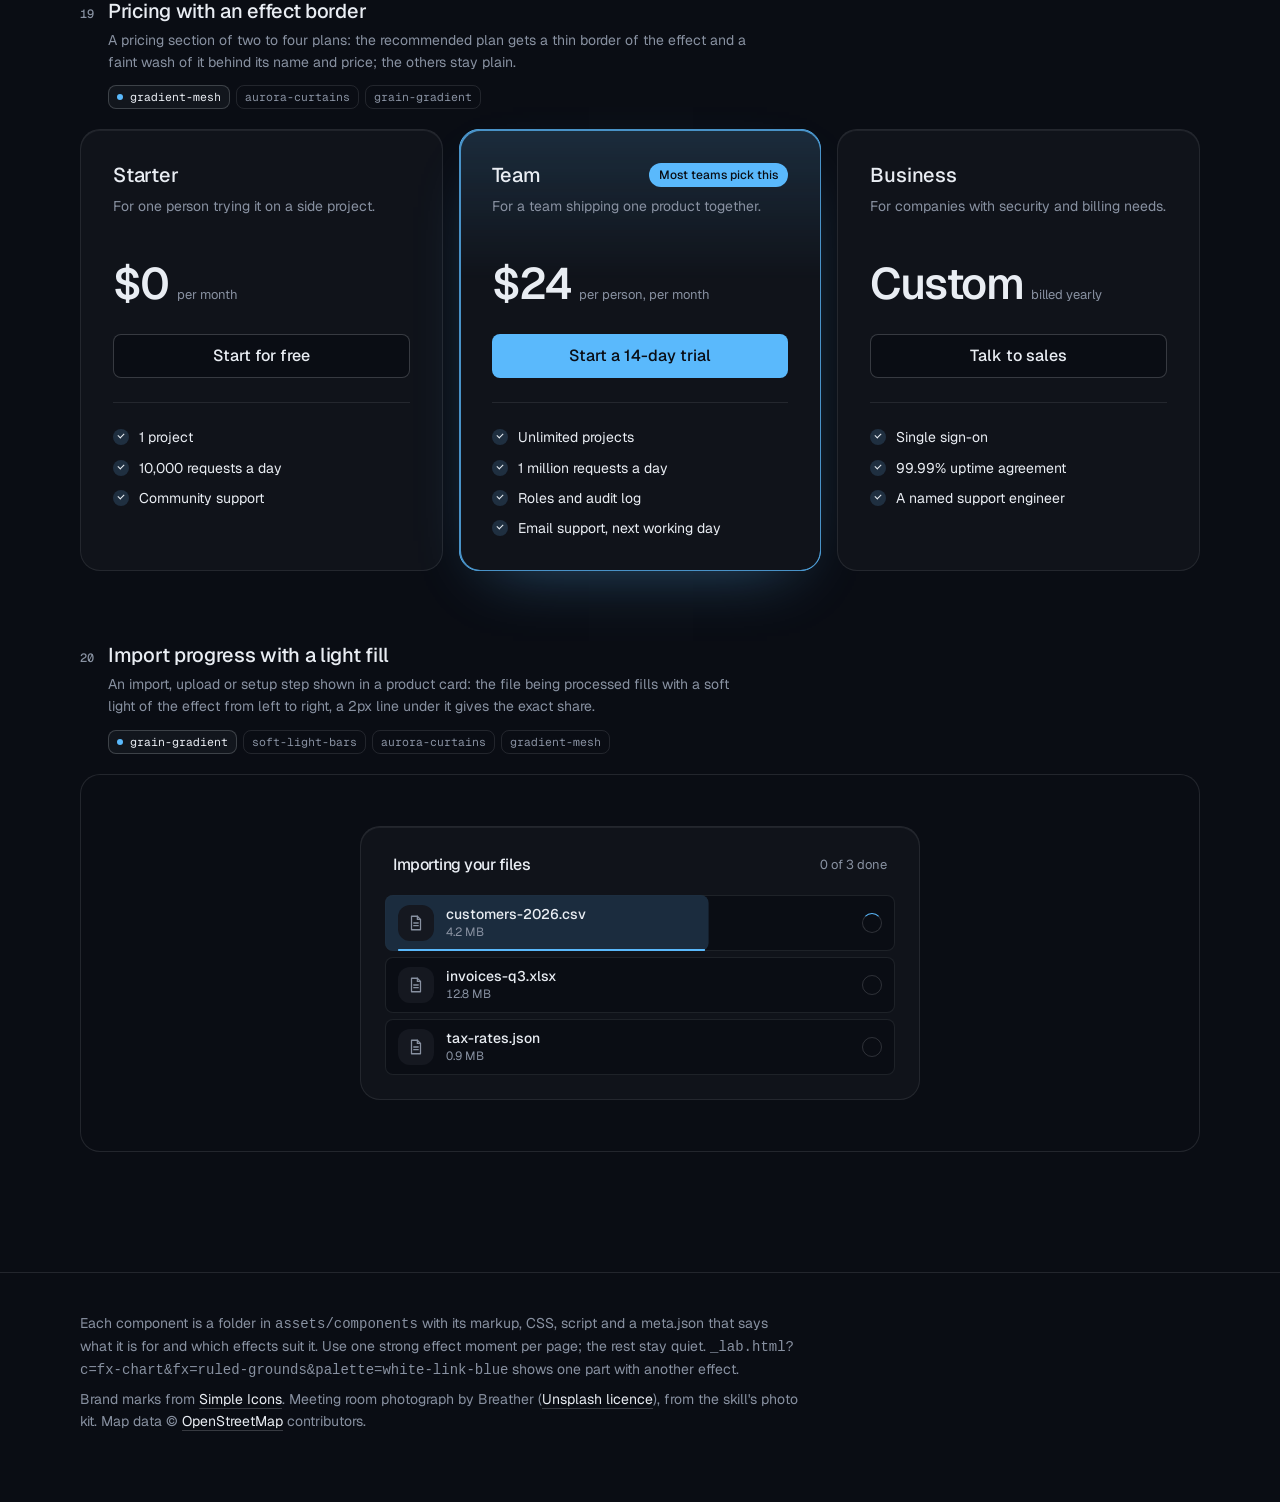
<file: .claude/skills/design-taste-frontend/assets/components/index.html>
<!doctype html>
<html lang="en" data-radius="soft">
<head>
<script>window.__tpGlMax = 16;   /* a gallery shows many live effects at once; a page of a site keeps the default 4 (fx.js) */</script>
<meta charset="utf-8">
<meta name="viewport" content="width=device-width, initial-scale=1">
<title>Effect components</title>
<link rel="preconnect" href="https://fonts.googleapis.com">
<link rel="preconnect" href="https://fonts.gstatic.com" crossorigin>
<link href="https://fonts.googleapis.com/css2?family=Geist:wght@100..900&family=Geist+Mono:wght@400..600&display=swap" rel="stylesheet">
<link rel="stylesheet" href="../system.css">
<link rel="stylesheet" href="./base.css">
<style>
  :root {
    --font-display: "Geist", system-ui, sans-serif;
    --font-text: "Geist", system-ui, sans-serif;
    --font-mono: "Geist Mono", ui-monospace, monospace;
    --display-weight: 560;
    --display-tracking: -0.03em;
    --container: 1200px;
  }
  body { min-height: 100vh; }
  .top {
    position: sticky; top: 0; z-index: 50; height: 64px; background: var(--bg);
    border-bottom: 1px solid var(--line);
  }
  .top .container { height: 100%; display: flex; align-items: center; justify-content: space-between; gap: 16px; }
  .brand { display: flex; align-items: center; gap: 10px; font-weight: 560; letter-spacing: -0.01em; }
  .brand small { font: 400 13px/1 var(--font-mono); color: var(--muted); }
  .top nav { display: flex; align-items: center; gap: 20px; }
  .top nav a.link { font-size: 14px; }
  .swatches { display: flex; gap: 4px; padding: 3px; border: 1px solid var(--line); border-radius: 999px; background: var(--bg); }
  .swatches button {
    width: 30px; height: 30px; border-radius: 999px; border: 0; padding: 0; cursor: pointer; position: relative;
    background: var(--sw-bg);
  }
  .swatches button::after {
    content: ""; position: absolute; inset: 9px; border-radius: 999px; background: var(--sw-accent);
    box-shadow: 0 0 0 1px color-mix(in oklab, var(--sw-ink) 25%, transparent);
  }
  .swatches button[aria-pressed="true"] { box-shadow: 0 0 0 2px var(--ink); }
  .swatches button:focus-visible { outline-offset: 3px; }

  .intro { padding-block: 64px 40px; display: grid; grid-template-columns: minmax(0, 6fr) minmax(0, 6fr); gap: 48px; align-items: end; }
  .intro h1 { font-size: clamp(34px, 2.2vw + 18px, 52px); line-height: 1.05; max-width: 15ch; }
  .intro p { margin-top: 16px; color: var(--muted); font-size: var(--t-body); line-height: 1.55; max-width: 52ch; }
  .index { display: flex; flex-wrap: wrap; gap: 6px; justify-content: flex-start; }
  @media (max-width: 1023px) { .intro { grid-template-columns: minmax(0, 1fr); gap: 28px; } }
  .index a {
    display: inline-flex; align-items: center; gap: 8px; height: 30px; padding: 0 11px; border-radius: 999px;
    border: 1px solid var(--line); font-size: 13px; color: var(--ink);
    transition: border-color var(--dur) var(--ease), background-color var(--dur) var(--ease);
  }
  .index a span { font-family: var(--font-mono); font-size: 11px; color: var(--muted); }
  .index a:hover { border-color: var(--line-strong); background: color-mix(in oklab, var(--ink) 4%, var(--bg)); }

  /* every part spans two rows of the list (its notes, its stage) as a subgrid, so the two parts of a
     half-width pair share one notes height and one stage height: their stages start and end level */
  .list { display: grid; grid-template-columns: repeat(2, minmax(0, 1fr)); column-gap: 24px; row-gap: 0; padding-bottom: 120px; }
  .sc { grid-column: 1 / -1; grid-row: span 2; display: grid; grid-template-rows: subgrid; row-gap: 20px; min-width: 0; scroll-margin-top: 88px; padding-top: 72px; }
  .sc:first-child { padding-top: 0; }
  .sc.is-half { grid-column: auto; }
  .sc.is-half .sc__stage:not(.is-center) { display: grid; }
  .sc__meta { display: grid; grid-template-columns: auto 1fr; column-gap: 14px; row-gap: 6px; align-items: baseline; align-content: start; }
  .sc__note { grid-column: 2; margin: 2px 0 0; font-size: 13px; color: var(--muted); }
  .sc__note::before { content: "Try it: "; color: var(--ink); font-weight: 500; }
  .sc__no { font: 500 12px/1 var(--font-mono); color: var(--muted); padding-top: 2px; }
  .sc__name { font: 500 20px/1.25 var(--font-text); letter-spacing: -0.015em; margin: 0; }
  .sc__for { grid-column: 2; color: var(--muted); font-size: 14px; line-height: 1.55; max-width: 72ch; margin: 0; }
  .sc__fx { grid-column: 2; display: flex; flex-wrap: wrap; gap: 6px; margin-top: 6px; }
  .sc__fx li {
    font: 400 11.5px/1 var(--font-mono); color: var(--muted); height: 24px; display: inline-flex; align-items: center;
    padding: 0 8px; border-radius: var(--r-sm); border: 1px solid var(--line);
  }
  .sc__fx li.is-on { color: var(--ink); border-color: var(--line-strong); background: color-mix(in oklab, var(--ink) 5%, var(--bg)); }
  .sc__fx li.is-on::before { content: ""; width: 6px; height: 6px; border-radius: 99px; background: var(--accent); margin-right: 7px; }
  .sc__stage {
    position: relative; min-width: 0; border: 1px solid var(--line); border-radius: var(--r-lg);
    padding: clamp(20px, 4vw, 56px); background: var(--bg);
  }
  .sc__stage.is-tall { padding-block: clamp(56px, 8vw, 120px); }
  .sc__stage.is-flush { padding: 0; border: 0; }
  .sc__stage.is-center { display: grid; place-items: center; min-height: 320px; }
  /* one object, at a size a page would give it */
  #fx-dither-object .sc__stage { display: grid; justify-items: center; }
  #fx-dither-object .cx-obj { width: min(100%, 720px); }
  .sc__pick { grid-column: 2; display: flex; flex-wrap: wrap; gap: 4px; margin-top: 8px; }
  .sc__pick button {
    height: 30px; padding: 0 12px; border-radius: 999px; border: 1px solid var(--line); background: var(--bg);
    font: 500 13px/1 var(--font-text); color: var(--muted); cursor: pointer;
  }
  .sc__pick button:hover { color: var(--ink); border-color: var(--line-strong); }
  .sc__pick button[aria-pressed="true"] { color: var(--ink); border-color: var(--line-strong); background: color-mix(in oklab, var(--ink) 6%, var(--bg)); }
  /* the search list opens below its field: leave it room inside the frame */
  #fx-search .sc__stage { min-height: 440px; place-items: start center; padding-top: 72px; }
  .sc__stage:empty::after { content: "Loading"; color: var(--muted); font-size: 13px; }

  .foot { border-top: 1px solid var(--line); padding: 40px 0 64px; color: var(--muted); font-size: 14px; }
  .foot p { max-width: 80ch; margin: 0 0 8px; }
  .foot a { color: var(--ink); text-decoration: underline; text-decoration-color: var(--line-strong); text-underline-offset: 4px; }

  @media (max-width: 899px) {
    .list { grid-template-columns: minmax(0, 1fr); }
    .sc.is-half { grid-column: 1 / -1; }
    .top nav a.link { display: none; }
  }
  @media (max-width: 639px) {
    .intro { padding-block: 48px 32px; }
    .sc { padding-top: 48px; }
    .sc__meta { grid-template-columns: 1fr; }
    .sc__no { display: none; }
    .sc__for, .sc__fx, .sc__note, .sc__pick { grid-column: 1; }
    .sc__stage.is-center { min-height: 240px; }
    .brand small { display: none; }
  }
</style>
</head>
<body>
<header class="top">
  <div class="container">
    <div class="brand">Effect components <small id="count"></small></div>
    <nav aria-label="Palette and links">
      <a class="link" href="../effects/gallery.html">Effects library</a>
      <div class="swatches" id="swatches" role="group" aria-label="Page palette"></div>
    </nav>
  </div>
</header>

<main>
  <section class="intro container">
    <div>
      <h1>Effects as parts of the page, not only behind it</h1>
      <p id="lede">Feature cards, real objects drawn in dither, type, numbers, buttons, borders, icons, a street map of the real place, a globe, charts and a photograph in its own colours. Every part takes its colours from the page palette: switch it at the top right. Parts that loop have a pause button.</p>
    </div>
    <nav class="index" id="index" aria-label="Components"></nav>
  </section>
  <div class="container list" id="list"></div>
</main>

<footer class="foot">
  <div class="container">
    <p>Each component is a folder in <code>assets/components</code> with its markup, CSS, script and a meta.json that says what it is for and which effects suit it. Use one strong effect moment per page; the rest stay quiet. <code>_lab.html?c=fx-chart&amp;fx=ruled-grounds&amp;palette=white-link-blue</code> shows one part with another effect.</p>
    <p>Brand marks from <a href="https://simpleicons.org/">Simple Icons</a>. Meeting room photograph by Breather (<a href="https://unsplash.com/photos/DEdM9Vs6s8w">Unsplash licence</a>), from the skill's photo kit. Map data © <a href="https://www.openstreetmap.org/copyright">OpenStreetMap</a> contributors.</p>
  </div>
</footer>

<script type="module">
  import fx from '../effects/fx.js';

  // component id, layout and stage style, in page order
  const COMPONENTS = [
    { id: 'fx-feature-card', stage: 'is-flush' },
    { id: 'fx-dither-object', stage: 'is-flush', note: 'pick an object, then point at it and move across: sound rings out of the cups, the seat swivels, the lens zooms, the rotors spin up and the drone lifts off. One object is live at a time, as on a real page.' },
    { id: 'fx-headline', stage: 'is-tall' },
    { id: 'fx-button', half: true, stage: 'is-center', note: 'hover or tab to a button. The light runs only while it is pointed at.' },
    { id: 'fx-prompt', half: true, stage: 'is-center' },
    { id: 'fx-icon-tiles', stage: 'is-flush' },
    { id: 'fx-stat' },
    { id: 'fx-globe', stage: 'is-flush' },
    { id: 'fx-map', stage: 'is-flush' },
    { id: 'fx-chart', half: true, stage: 'is-flush' },
    { id: 'fx-bars', half: true, stage: 'is-flush' },
    { id: 'fx-band', stage: 'is-flush' },
    { id: 'fx-spotlight', stage: 'is-flush' },
    { id: 'fx-photo', stage: 'is-flush' },
    { id: 'fx-avatar', half: true, stage: 'is-center' },
    { id: 'fx-search', half: true, stage: 'is-center' },
    { id: 'fx-logos' },
    { id: 'fx-tabs' },
    { id: 'fx-pricing', stage: 'is-flush' },
    { id: 'fx-progress', stage: 'is-center' },
  ];

  const PALETTES = [
    { id: 'blue-black-cornflower', name: 'Night, cornflower', bg: '#0a0d14', surface: '#131824', ink: '#e9edf3', muted: '#8891a1', accent: '#5ab9fc', accentInk: '#0a0d14' },
    { id: 'graphite-safety-orange', name: 'Graphite, orange', bg: '#18191b', surface: '#222427', ink: '#eff0f1', muted: '#9c9ea3', accent: '#ff4a1f', accentInk: '#18191b' },
    { id: 'white-link-blue', name: 'White, blue', bg: '#ffffff', surface: '#f4f4f4', ink: '#111111', muted: '#6b6b6b', accent: '#1a4be0', accentInk: '#ffffff' },
    { id: 'moss-sand', name: 'Sand, moss', bg: '#ddd6c6', surface: '#d2cab8', ink: '#2a2a26', muted: '#59574e', accent: '#4f6238', accentInk: '#ffffff' },
    { id: 'cobalt-field', name: 'Cobalt field', bg: '#0034eb', surface: '#002fd6', ink: '#ffffff', muted: '#dfe4f2', accent: '#e9e34a', accentInk: '#111111' },
  ];

  const q = new URLSearchParams(location.search);
  if (q.has('time')) fx.setClock(+q.get('time'));
  if (q.has('fallback')) fx.config.forceFallback = true;
  const only = q.get('only') ? q.get('only').split(',') : null;
  const list = document.getElementById('list');
  const index = document.getElementById('index');
  const swatches = document.getElementById('swatches');

  /*
    The budget: a laptop's integrated GPU shares its memory with everything else, so this page never
    holds more than 4 live WebGL contexts. A part is started when it comes near the viewport and
    destroyed when it leaves it; still parts draw once and free their context; fx.js frees any idle
    off-screen context past 4. liveGL() counts the contexts that are open right now.
  */
  fx.config.maxLive = 4;
  const contexts = new Set();
  let peakGL = 0;
  const getContext = HTMLCanvasElement.prototype.getContext;
  HTMLCanvasElement.prototype.getContext = function (type, ...rest) {
    const c = getContext.call(this, type, ...rest);
    if (c && /webgl/i.test(type) && !contexts.has(c)) { contexts.add(c); peakGL = Math.max(peakGL, liveGL()); }
    return c;
  };
  function liveGL() {
    for (const c of contexts) if (c.isContextLost()) contexts.delete(c);
    return contexts.size;
  }

  // the dither object: one live at a time, switched here (a real page shows one object)
  const OBJECTS = {
    headphones: ['Headphones', 'Over-ear, wireless'],
    chair: ['Office chair', 'Swivel seat on five castors'],
    camera: ['Camera', 'Mirrorless, with a zoom lens'],
    drone: ['Drone', 'Four rotors and a camera'],
  };
  let object = OBJECTS[q.get('object')] ? q.get('object') : 'headphones';
  // print (ordered dither, the default) or studio (a smooth shaded render: no picker until it is anti-aliased; ?render=studio)
  let render = q.get('render') === 'studio' ? 'studio' : 'print';

  function applyPalette(p) {
    const c = fx.color;
    const action = c.contrast(p.accent, p.bg) >= 2.2 ? p.accent : p.ink;
    const actionInk = action === p.accent ? p.accentInk : p.bg;
    const s = document.documentElement.style;
    const set = (k, v) => s.setProperty(k, v);
    set('--p-bg', p.bg); set('--p-surface', p.surface); set('--p-ink', p.ink); set('--p-muted', p.muted);
    set('--p-accent', p.accent); set('--p-accent-ink', p.accentInk); set('--p-action', action); set('--p-action-ink', actionInk);
    document.documentElement.style.colorScheme = c.isDark(p.bg) ? 'dark' : 'light';
    for (const b of swatches.children) b.setAttribute('aria-pressed', String(b.dataset.id === p.id));
  }

  async function load(entry) {
    const base = `./${entry.id}/`;
    const [meta, html, mod] = await Promise.all([
      fetch(base + 'meta.json').then(r => (r.ok ? r.json() : null)),
      fetch(base + 'component.html').then(r => (r.ok ? r.text() : null)),
      import(base + 'component.js').catch(err => { console.warn(entry.id, err); return null; }),
    ]).catch(() => [null, null, null]);
    if (!meta || !html || !mod) return null;
    const link = document.createElement('link');
    link.rel = 'stylesheet';
    link.href = base + 'component.css';
    document.head.append(link);
    await new Promise(r => { link.onload = link.onerror = r; });
    return { ...entry, meta, html, mod };
  }

  function section(e, n) {
    const s = document.createElement('section');
    s.className = 'sc' + (e.half ? ' is-half' : '');
    s.id = e.id;
    const fxList = (e.meta.effects || []).map(id => `<li class="${id === e.meta.default ? 'is-on' : ''}">${id}</li>`).join('');
    const pick = e.id === 'fx-dither-object'
      ? `<div class="sc__pick" role="group" aria-label="Object">${Object.keys(OBJECTS).map(k => `<button type="button" data-object="${k}" aria-pressed="${k === object}">${OBJECTS[k][0]}</button>`).join('')}</div>`
      : '';
    s.innerHTML = `
      <div class="sc__meta">
        <span class="sc__no">${String(n).padStart(2, '0')}</span>
        <h2 class="sc__name">${e.meta.name}</h2>
        <p class="sc__for">${e.meta.for}</p>
        ${fxList ? `<ul class="sc__fx" aria-label="Effects that suit it">${fxList}</ul>` : ''}
        ${pick}
        ${e.note ? `<p class="sc__note">${e.note}</p>` : ''}
      </div>
      <div class="sc__stage ${e.stage || ''}"></div>`;
    return s;
  }

  // the markup is placed at once (the page keeps its full height); the scripts run only near the viewport
  function markup(e) {
    const stage = e.section.querySelector('.sc__stage');
    stage.innerHTML = e.html;
    if (e.id === 'fx-dither-object') {
      const fig = stage.querySelector('.cx-obj');
      fig.dataset.cxObject = object;
      if (render === 'studio') fig.dataset.cxRender = 'studio'; else delete fig.dataset.cxRender;
      fig.querySelector('.cx-obj__stage').removeAttribute('aria-label');
    }
    return stage;
  }
  function start(e) {
    if (e.ctrl) return;
    const stage = markup(e);
    try { e.ctrl = e.mod.default(stage.firstElementChild || stage) || { destroy() {} }; } catch (err) { console.error(e.id, err); e.ctrl = { destroy() {} }; }
  }
  function stop(e) {
    if (!e.ctrl) return;
    try { e.ctrl.destroy?.(); } catch (err) { console.warn(e.id, err); }
    fx.unmountAll(e.section);
    e.ctrl = null;
  }

  function setPalette(p, entries) {
    entries.forEach(stop);
    applyPalette(p);
    try { localStorage.setItem('cx-palette', p.id); } catch (_) {}
    requestAnimationFrame(() => entries.forEach(e => (e.near ? start(e) : markup(e))));
  }

  let saved = null;
  try { saved = localStorage.getItem('cx-palette'); } catch (_) {}
  const first = PALETTES.find(p => p.id === q.get('palette')) || PALETTES.find(p => p.id === saved) || PALETTES[0];
  for (const p of PALETTES) {
    const b = document.createElement('button');
    b.type = 'button';
    b.dataset.id = p.id;
    b.title = p.name;
    b.setAttribute('aria-label', p.name);
    b.style.setProperty('--sw-bg', p.bg);
    b.style.setProperty('--sw-accent', p.accent);
    b.style.setProperty('--sw-ink', p.ink);
    swatches.append(b);
  }
  applyPalette(first);

  const wanted = COMPONENTS.filter(c => !only || only.includes(c.id));
  const entries = (await Promise.all(wanted.map(load))).filter(Boolean);
  document.getElementById('count').textContent = `${entries.length} parts`;
  entries.forEach((e, i) => {
    e.section = section(e, i + 1);
    list.append(e.section);
    markup(e);
    const a = document.createElement('a');
    a.href = '#' + e.id;
    a.innerHTML = `<span>${String(i + 1).padStart(2, '0')}</span>${e.meta.name}`;
    index.append(a);
  });
  await document.fonts.ready;
  const near = new IntersectionObserver(seen => {
    for (const en of seen) {
      const e = entries.find(x => x.section === en.target);
      if (!e) continue;
      e.near = en.isIntersecting;
      if (e.near) start(e); else stop(e);
    }
  }, { rootMargin: '10% 0px' });
  entries.forEach(e => near.observe(e.section));
  setTimeout(() => { document.documentElement.dataset.ready = '1'; }, 1500);

  swatches.addEventListener('click', ev => {
    const b = ev.target.closest('button');
    if (!b) return;
    const p = PALETTES.find(x => x.id === b.dataset.id);
    if (p) setPalette(p, entries);
  });
  list.addEventListener('click', ev => {
    const b = ev.target.closest('[data-object], [data-render]');
    if (!b || !(OBJECTS[b.dataset.object] || b.dataset.render)) return;
    if (b.dataset.render) render = b.dataset.render; else object = b.dataset.object;
    b.parentElement.querySelectorAll('button').forEach(x => x.setAttribute('aria-pressed', String(x === b)));
    const e = entries.find(x => x.id === 'fx-dither-object');
    stop(e);
    if (e.near) start(e); else markup(e);
  });
  window.__cx = {
    entries,
    setPalette: id => setPalette(PALETTES.find(p => p.id === id), entries),
    setObject: k => list.querySelector(`[data-object="${k}"]`)?.click(),
    gl: () => ({ live: liveGL(), peak: peakGL, started: entries.filter(e => e.ctrl).map(e => e.id) }),
  };
</script>

</body>
</html>
</file>
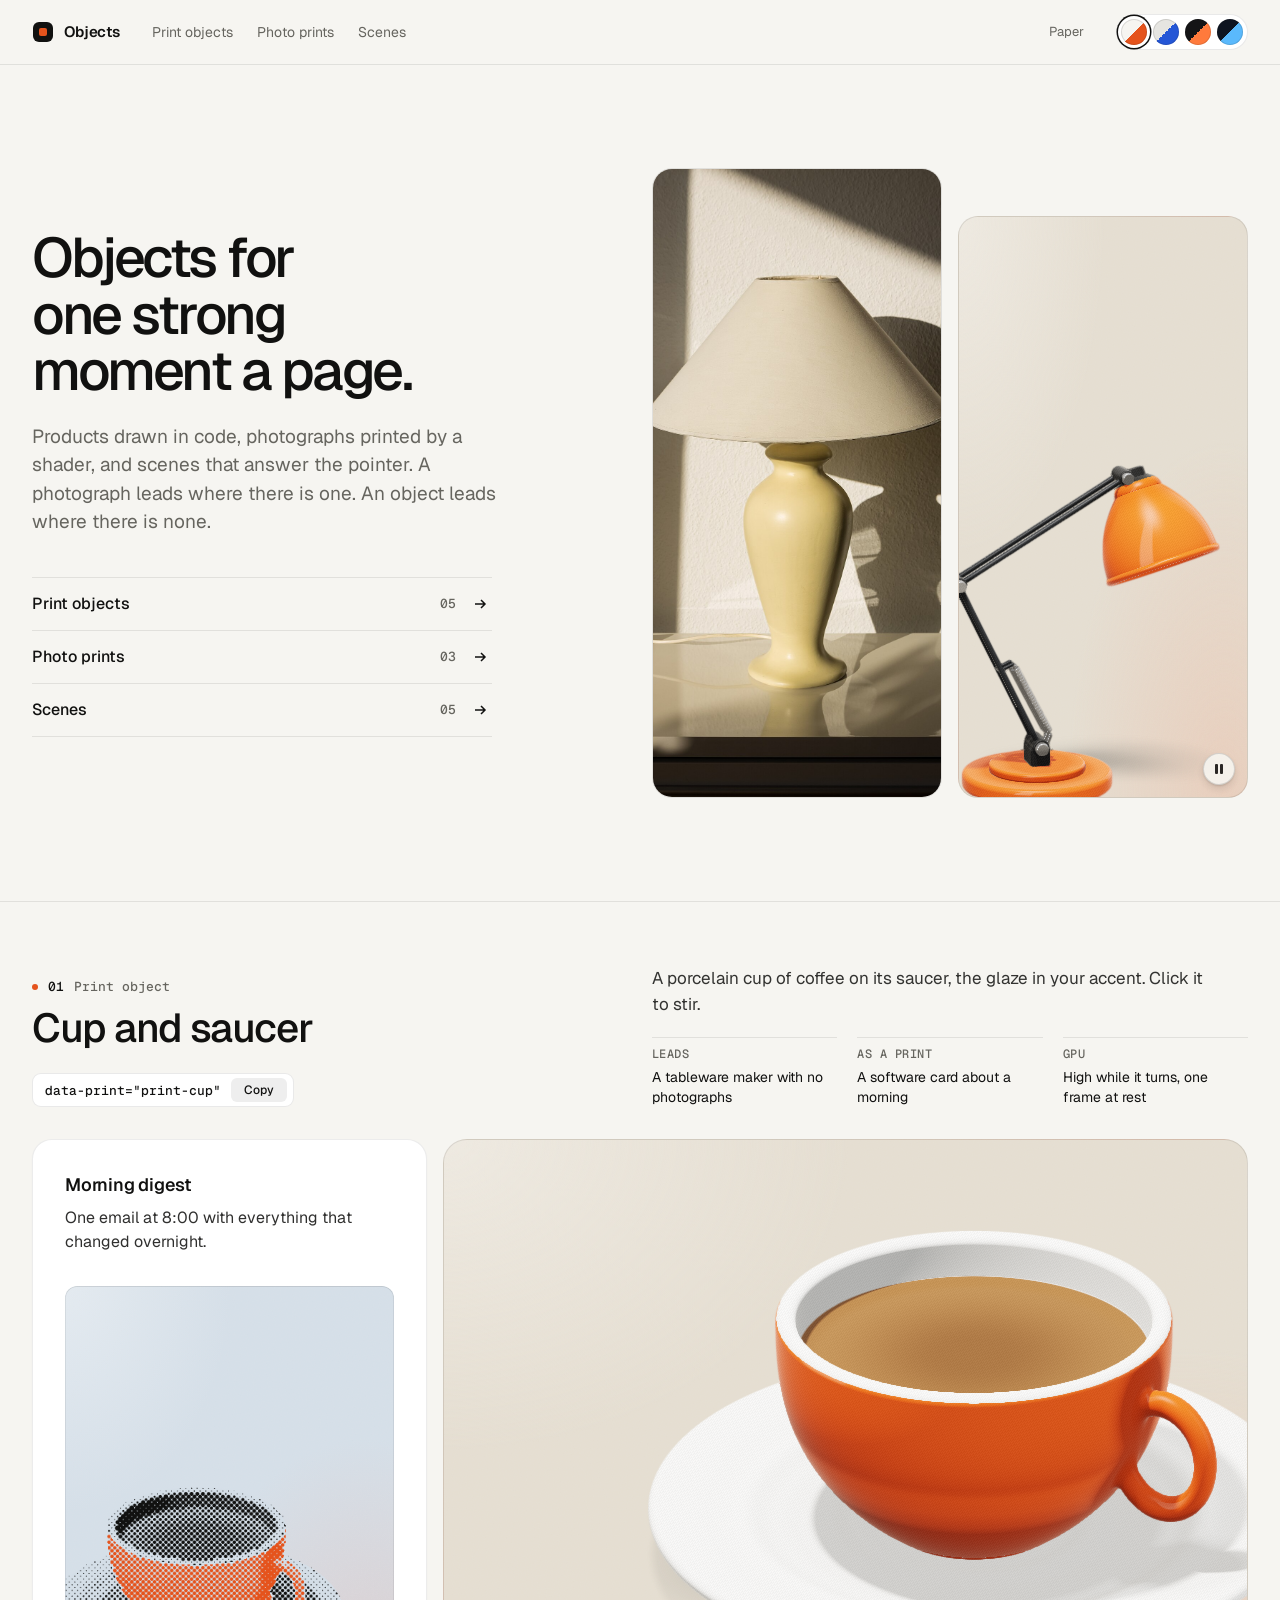
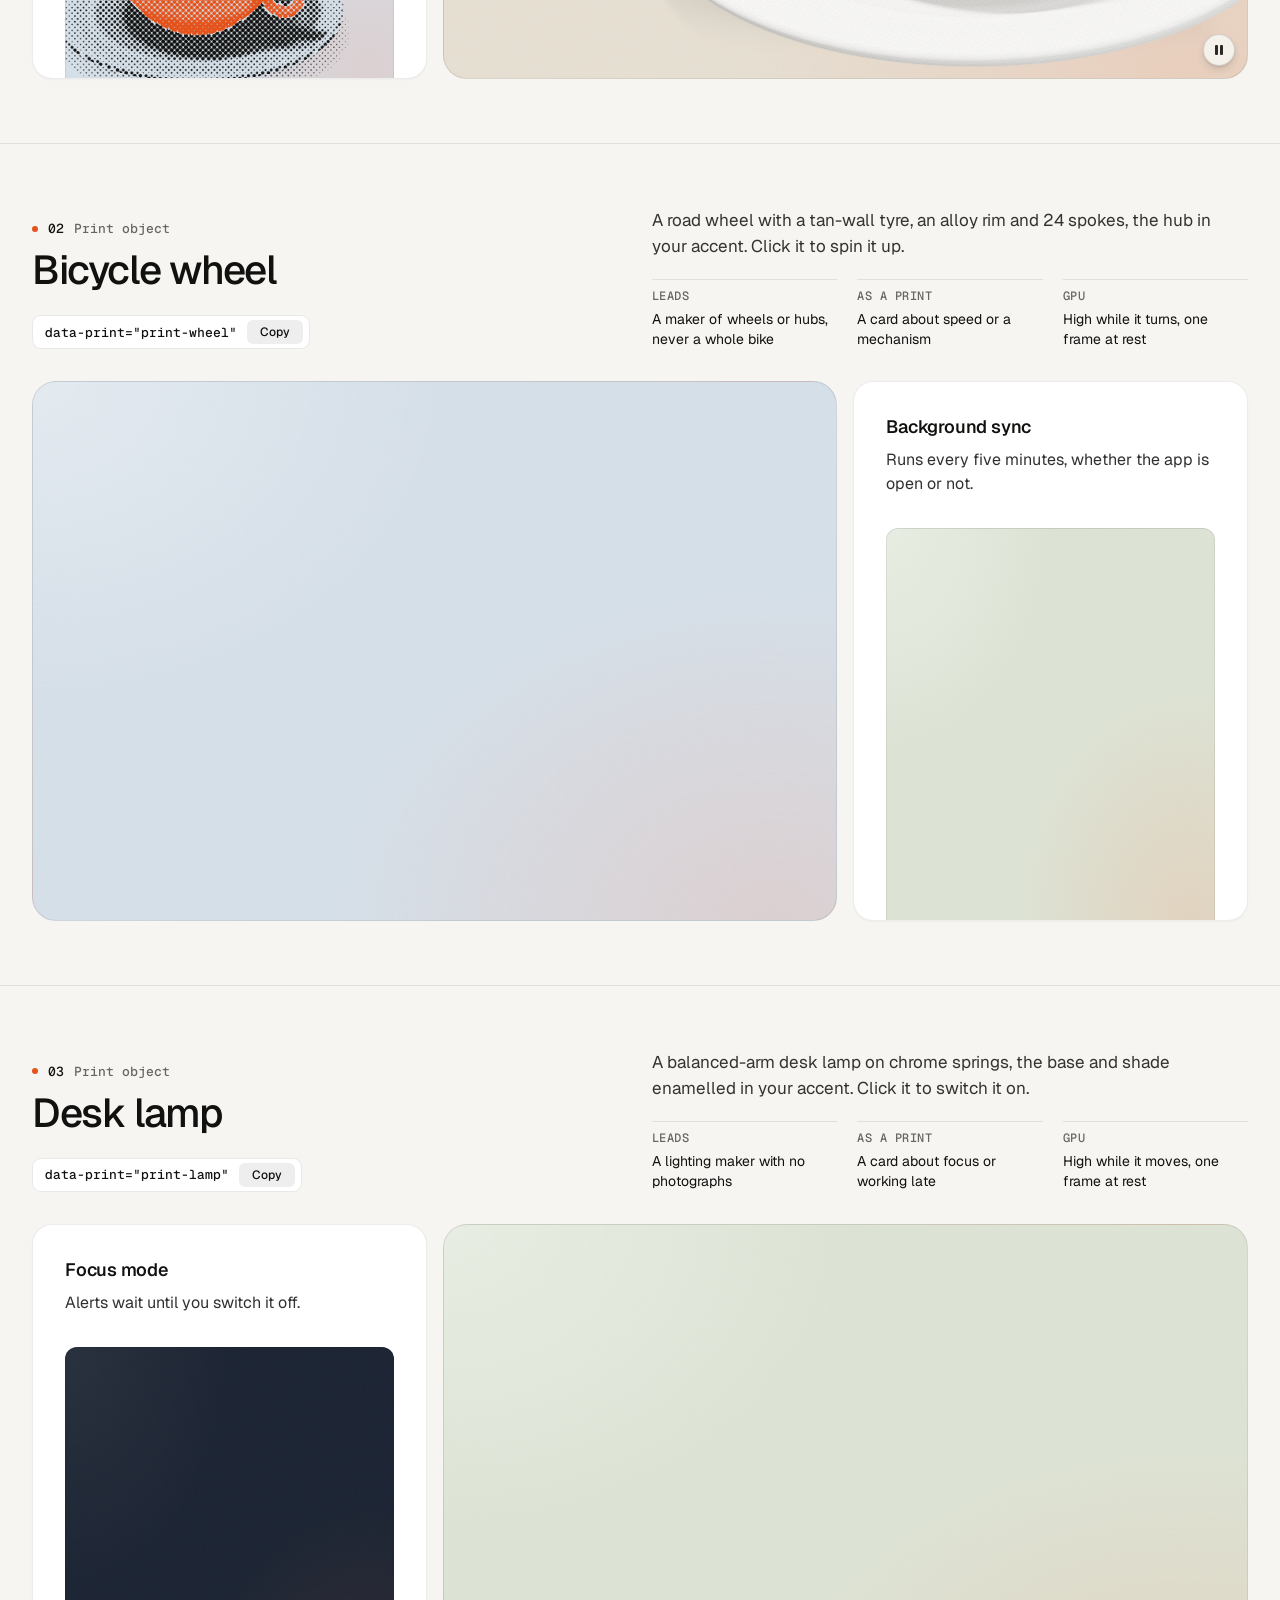
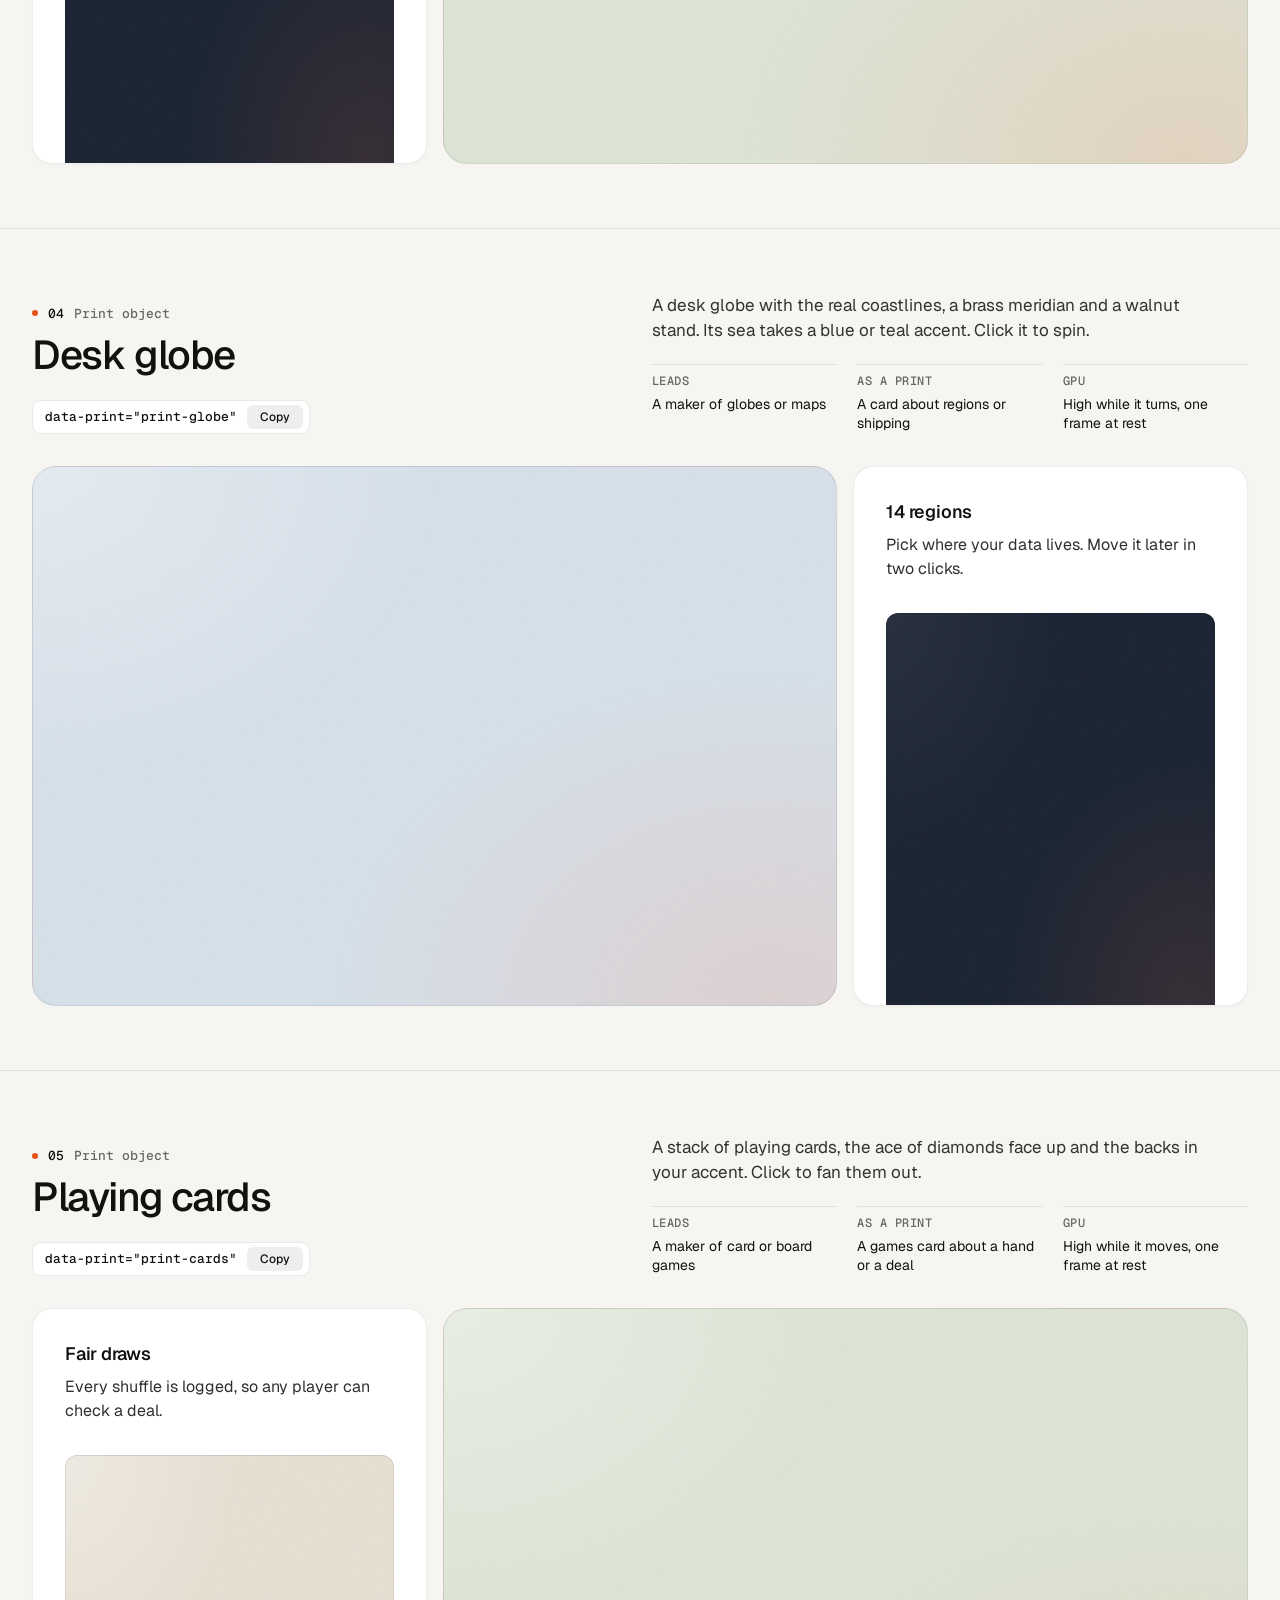
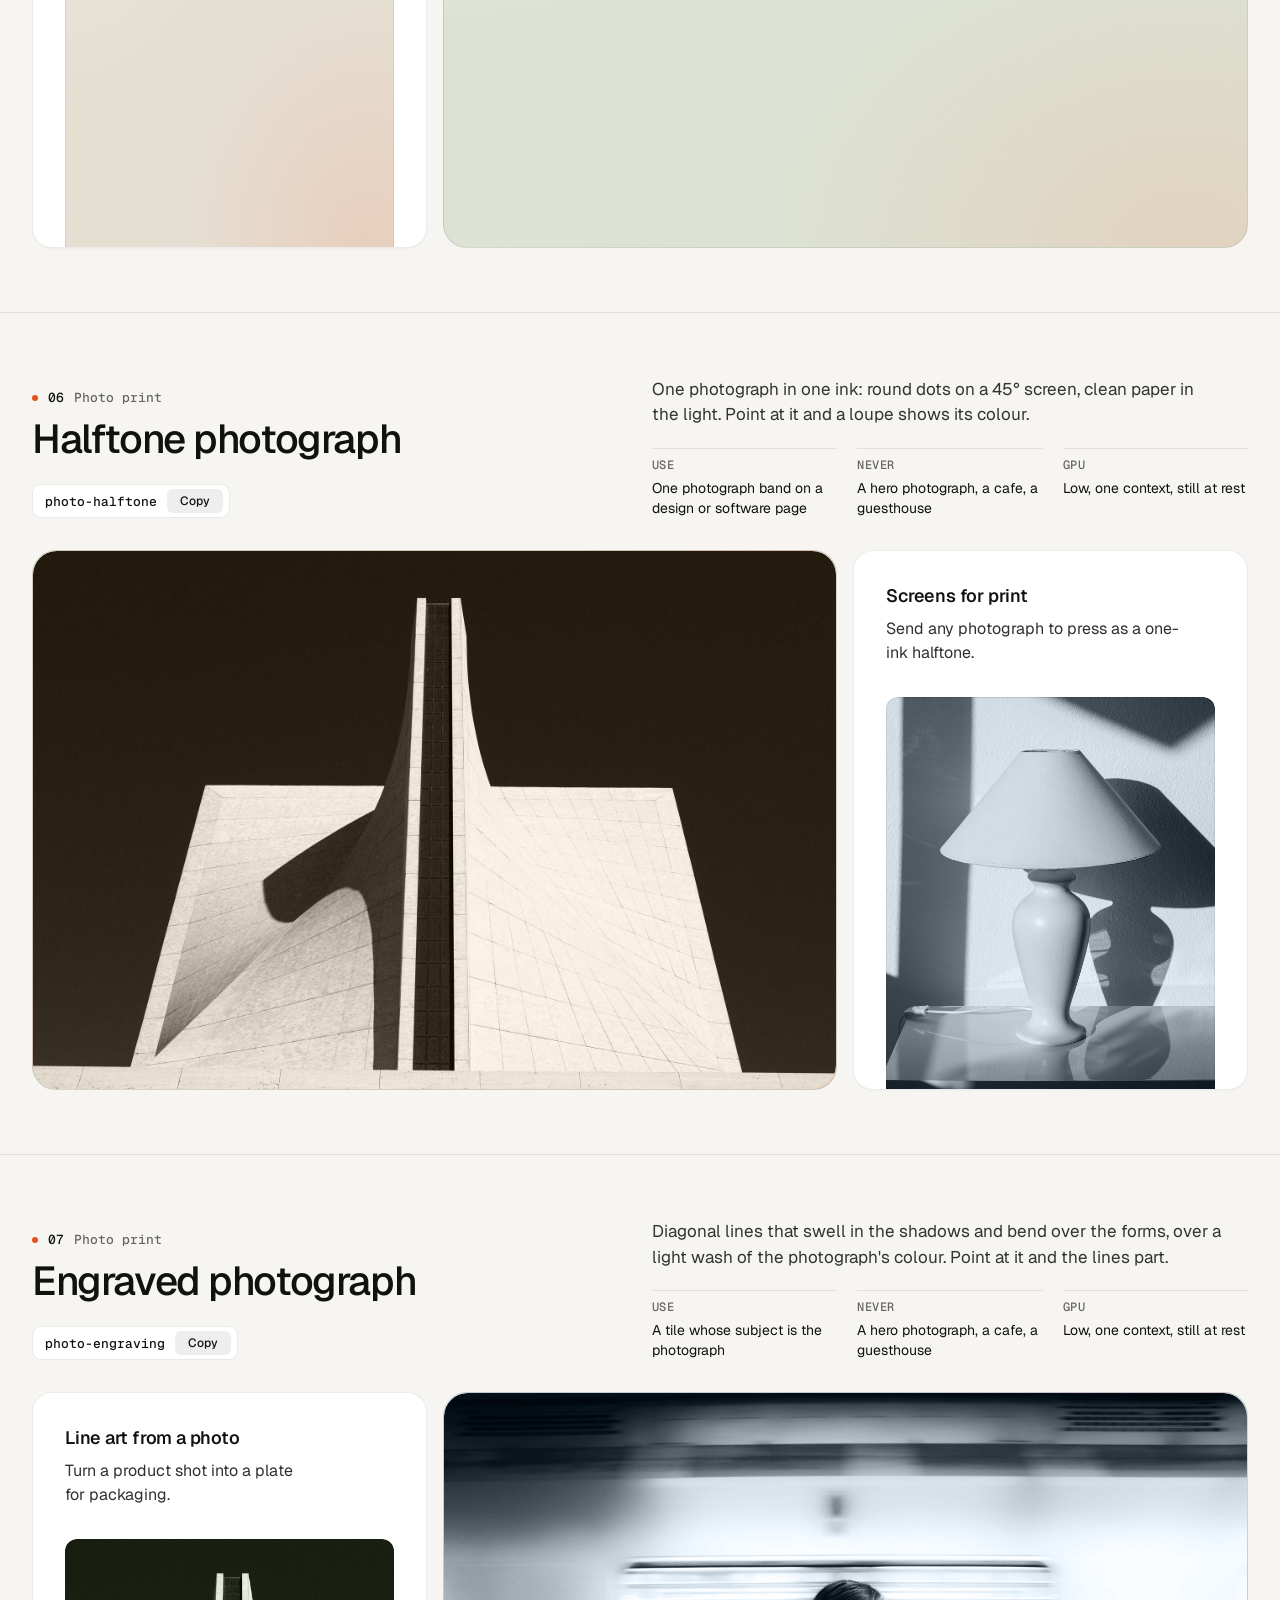
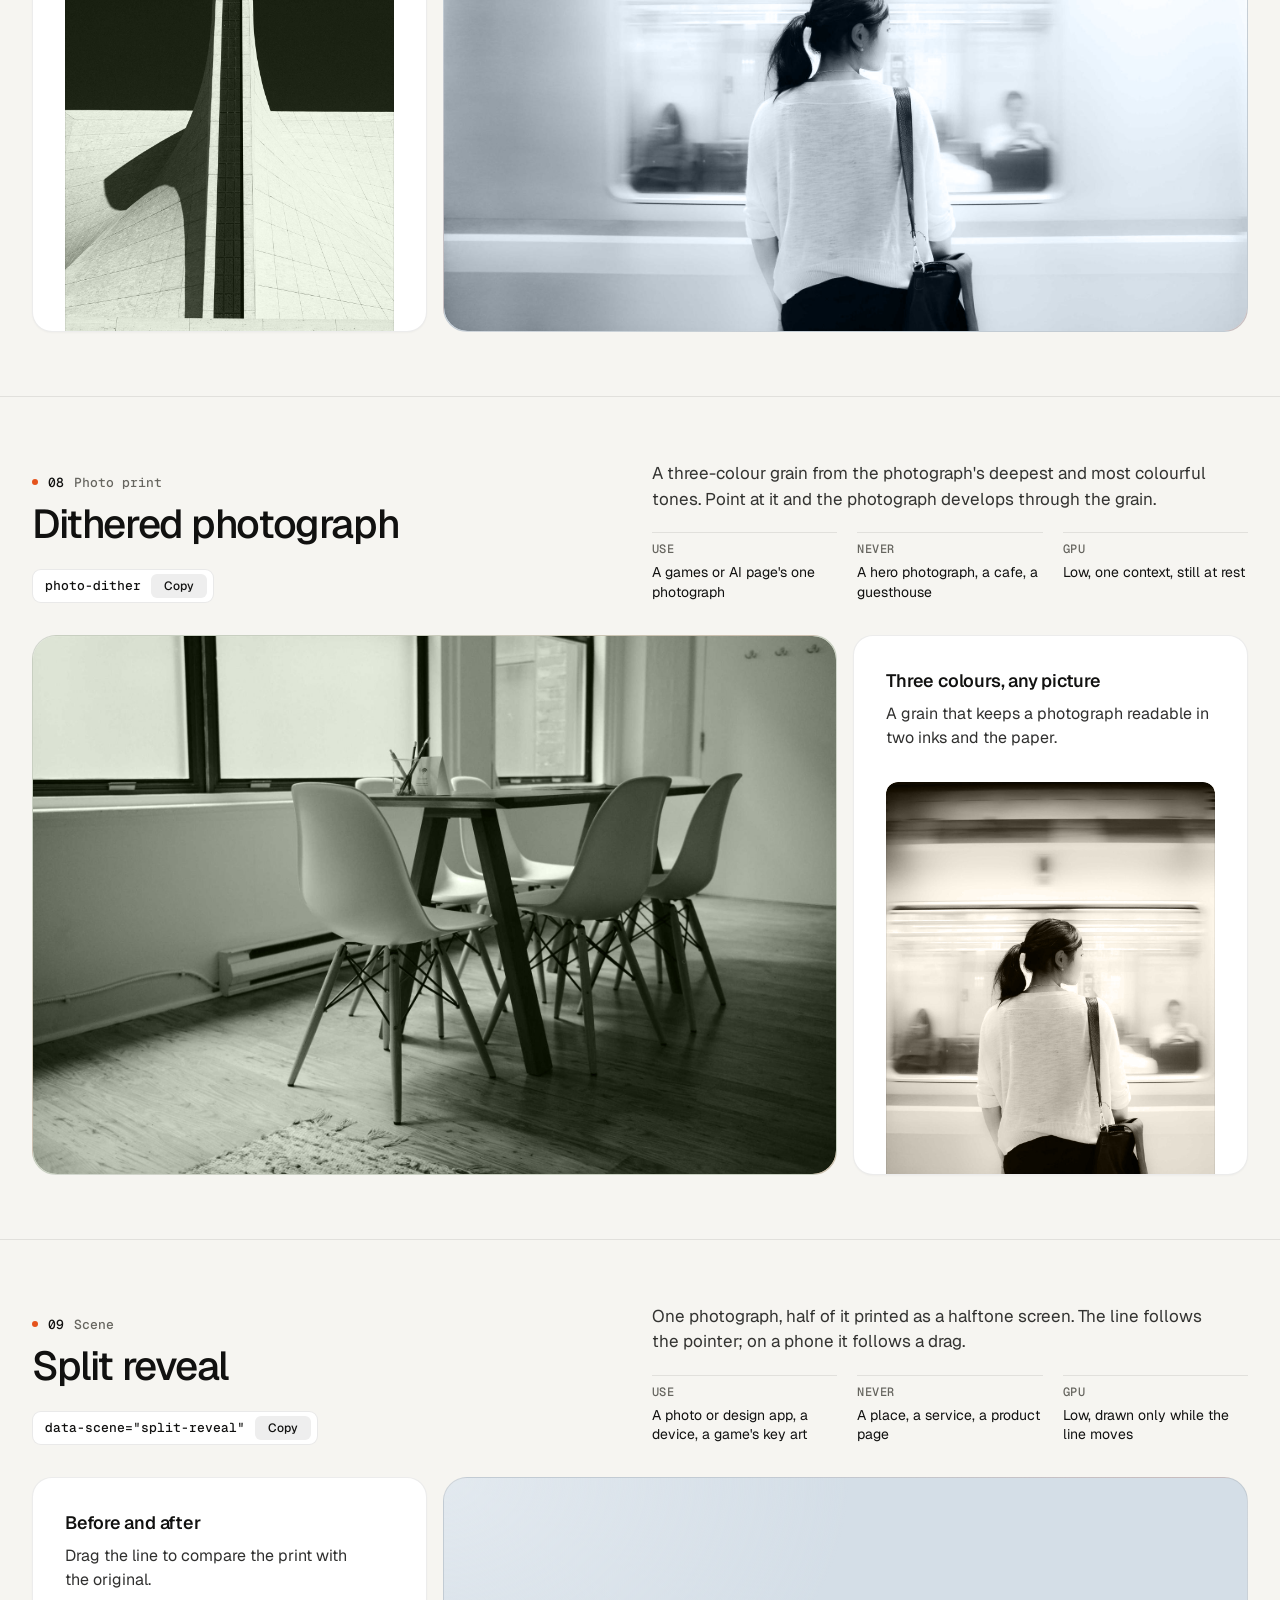
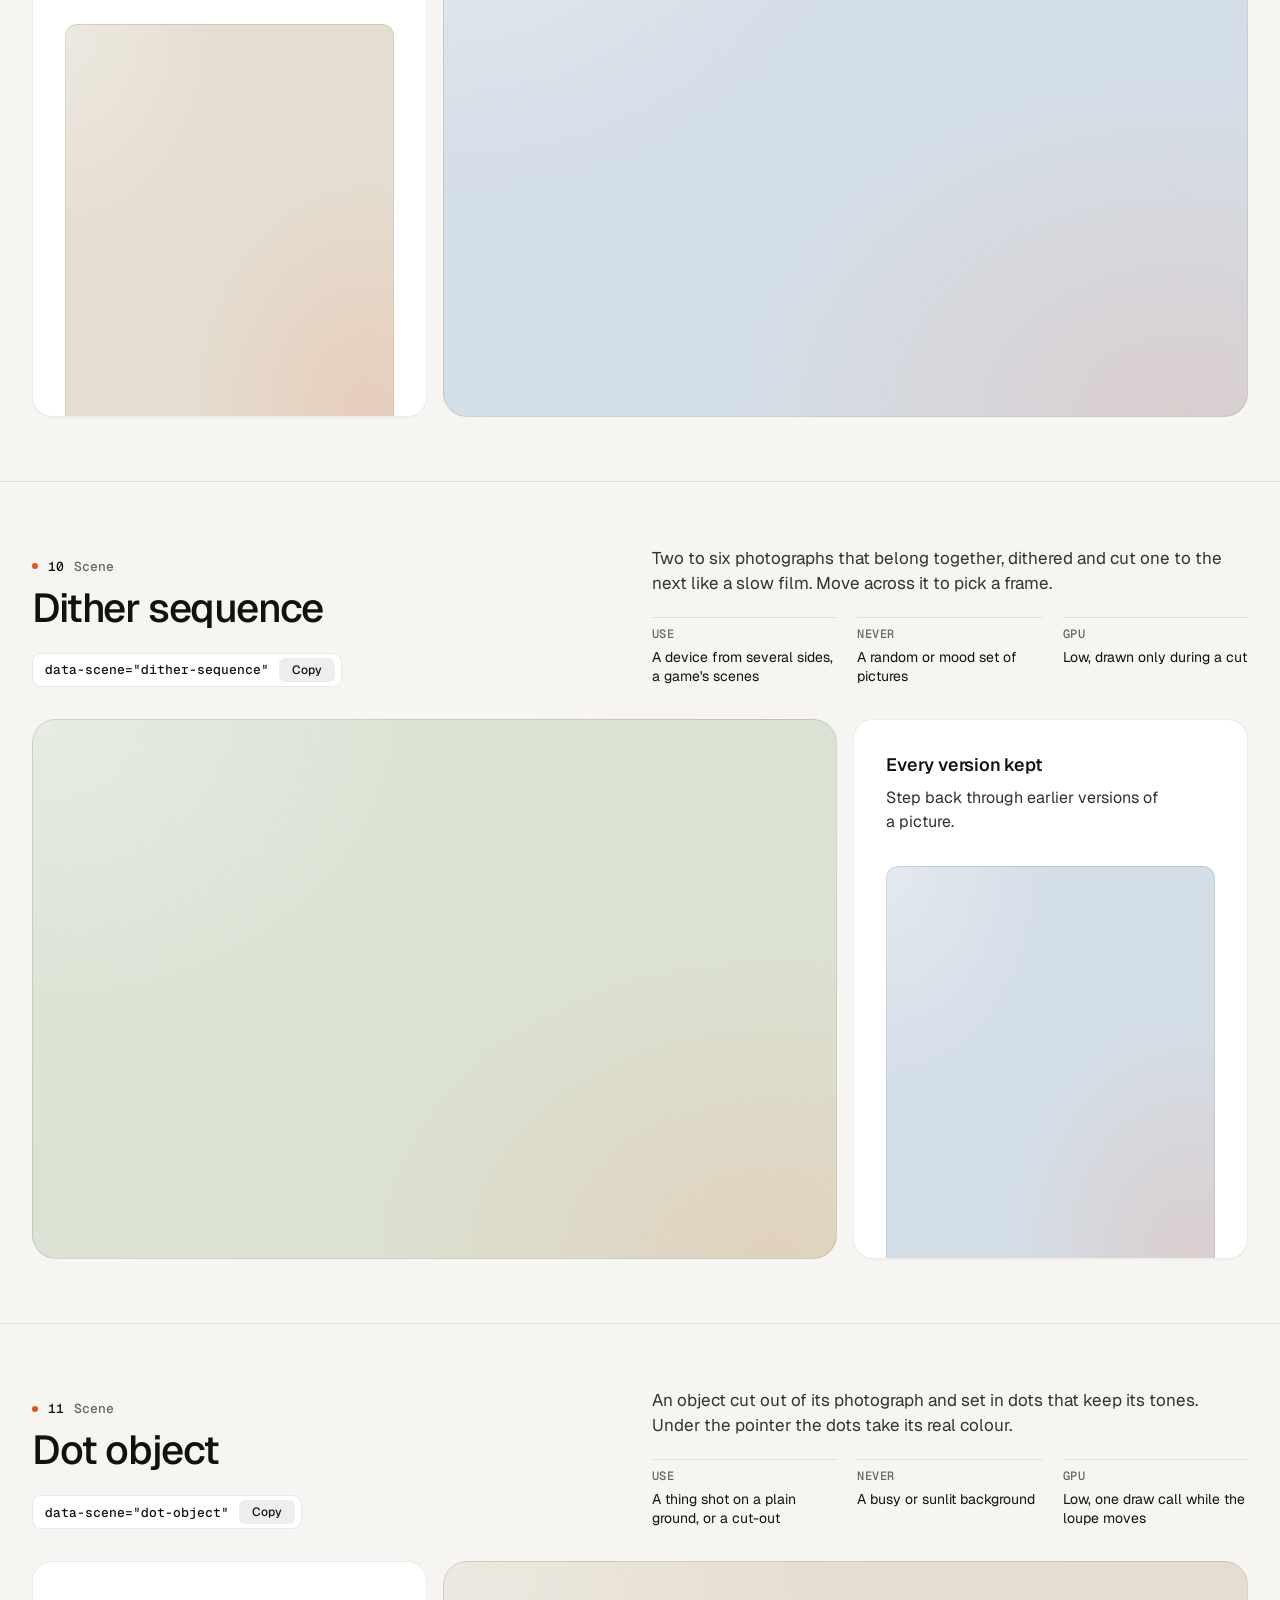
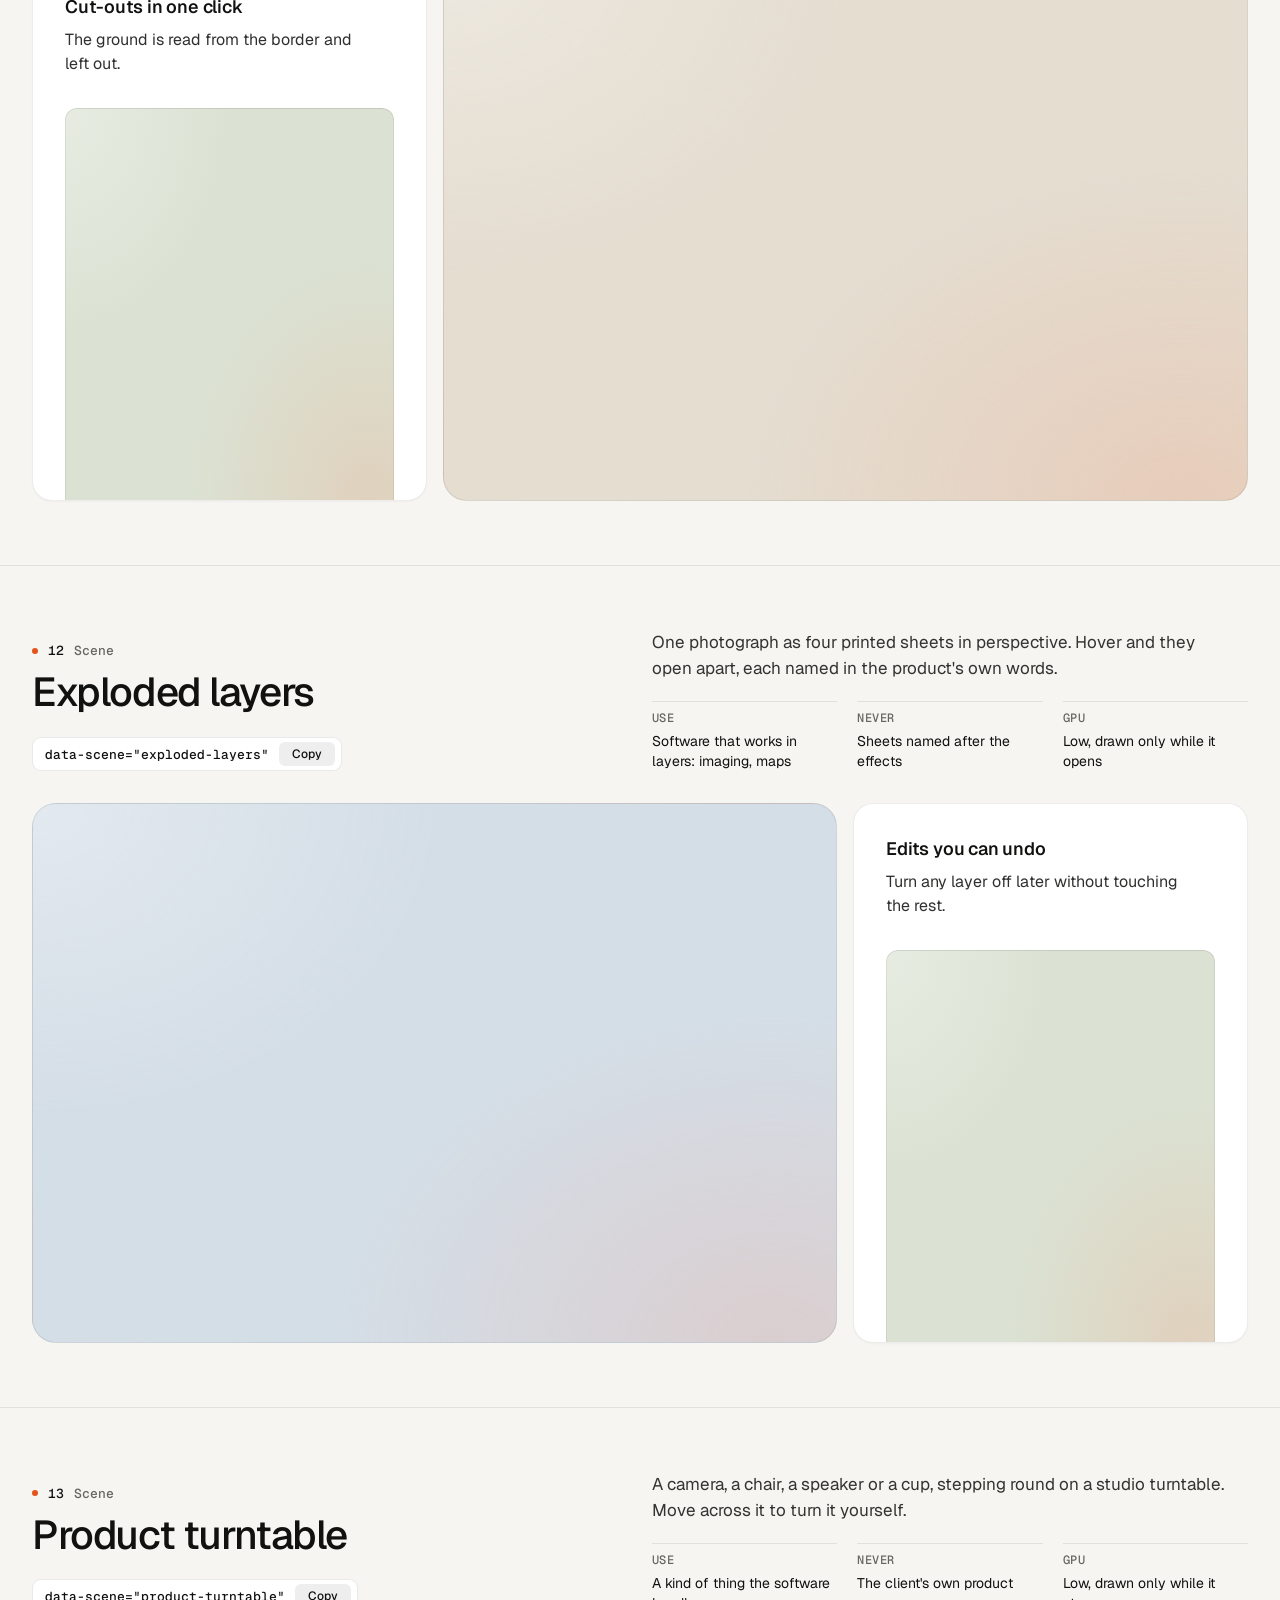
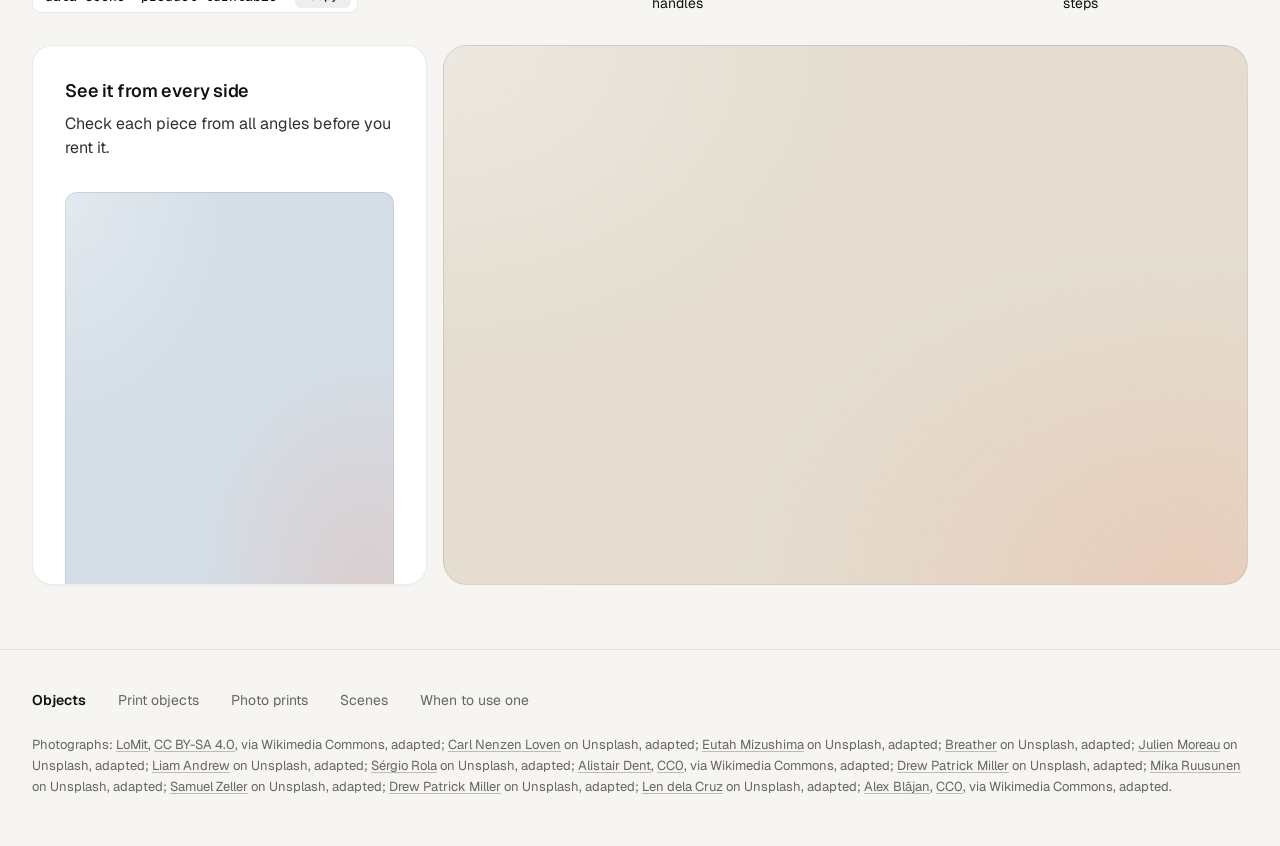
<file: .claude/skills/design-taste-frontend/assets/objects/index.html>
<!doctype html>
<html lang="en" data-palette="paper">
<head>
<script>window.__tpGlMax = 16;   /* a gallery shows many live effects at once; a page of a site keeps the default 4 (fx.js) */</script>
<meta charset="utf-8">
<meta name="viewport" content="width=device-width, initial-scale=1">
<title>Objects</title>
<meta name="description" content="Thirteen objects for one strong moment a page: products drawn in code, photographs printed by a shader, scenes that answer the pointer.">
<link rel="icon" href="data:,">
<link rel="preconnect" href="https://fonts.googleapis.com">
<link rel="preconnect" href="https://fonts.gstatic.com" crossorigin>
<link href="https://fonts.googleapis.com/css2?family=Geist:wght@300..700&family=Geist+Mono:wght@400;500&display=swap" rel="stylesheet">
<link rel="stylesheet" href="../ui/base.css">
<link rel="stylesheet" href="../ui/cards.css">
<style>
  /* palettes: page tokens, four grounds (--g1 sand, --g2 sky, --g3 sage, --g4 deep) and the globe's sea */
  :root {
    --font-text: "Geist", system-ui, sans-serif; --font-mono: "Geist Mono", ui-monospace, monospace;
    --ease: cubic-bezier(.2, .7, .2, 1);
    --gutter: 32px; --max: 1312px;
  }
  [data-palette="paper"] { --bg: #f6f5f1; --card: #ffffff; --surface: #ffffff; --ink: #111110; --muted: #66655f; --accent: #e5531c; --accent-ink: #ffffff;
    --g1: #e4ddd0; --g2: #d4dee7; --g3: #dbe2d3; --g4: #1a2230; --sea: #2f6aa8; --line: rgb(17 17 16 / 0.09); }
  [data-palette="stone"] { --bg: #e6e5e1; --card: #f3f2ef; --surface: #f3f2ef; --ink: #1a1b1d; --muted: #5d5e62; --accent: #2456d6; --accent-ink: #ffffff;
    --g1: #d6d5d0; --g2: #c9d4df; --g3: #dad3c6; --g4: #1d2633; --sea: #2456d6; --line: rgb(26 27 29 / 0.1); }
  [data-palette="graphite"] { --bg: #0b0b0c; --card: #141416; --surface: #141416; --ink: #f2f2ef; --muted: #96979c; --accent: #ff7a3c; --accent-ink: #120c08;
    --g1: #1e1d1b; --g2: #17202a; --g3: #1b201b; --g4: #23262c; --sea: #4f9be0; --line: rgb(242 242 239 / 0.09); }
  [data-palette="night"] { --bg: #070b14; --card: #0e1420; --surface: #0e1420; --ink: #e9edf3; --muted: #8b94a4; --accent: #5ab9fc; --accent-ink: #07101a;
    --g1: #121a29; --g2: #0f2231; --g3: #16202b; --g4: #1b2536; --sea: #5ab9fc; --line: rgb(233 237 243 / 0.09); }

  * { box-sizing: border-box; }
  html { scroll-padding-top: 64px; }
  html, body { margin: 0; }
  body { font-family: var(--font-text); background: var(--bg); color: var(--ink); -webkit-font-smoothing: antialiased; font-size: 16px; line-height: 1.5;
    transition: background-color 320ms var(--ease), color 320ms var(--ease); }
  a { color: inherit; }
  .wrap { max-width: var(--max); margin: 0 auto; padding: 0 var(--gutter); }

  /* ------------------------------------------------ the bar */
  .bar { position: sticky; top: 0; z-index: 30; background: color-mix(in oklab, var(--bg) 84%, transparent); backdrop-filter: blur(16px) saturate(1.2); border-bottom: 1px solid var(--line); }
  .bar__in { height: 64px; display: flex; align-items: center; gap: 32px; }
  .brand { display: inline-flex; align-items: center; gap: 10px; font-weight: 600; font-size: 15px; letter-spacing: -0.01em; text-decoration: none; }
  .brand svg { width: 22px; height: 22px; }
  .brand svg .a { fill: var(--accent); transition: transform 420ms var(--ease); transform-origin: 11px 11px; }
  .brand:hover svg .a { transform: rotate(90deg); }
  .nav { display: flex; gap: 24px; font-size: 14px; }
  .nav a { position: relative; text-decoration: none; color: var(--muted); transition: color 180ms ease; padding: 6px 0; }
  .nav a::after { content: ""; position: absolute; left: 0; right: 0; bottom: 0; height: 1px; background: currentColor; transform: scaleX(0); transform-origin: left; transition: transform 260ms var(--ease); }
  .nav a:hover { color: var(--ink); }
  .nav a:hover::after { transform: scaleX(1); }
  .sp { flex: 1; }
  .swatches { display: flex; align-items: center; gap: 6px; padding: 4px; border-radius: 999px; border: 1px solid var(--line); background: var(--card); }
  .sw { position: relative; width: 26px; height: 26px; border-radius: 50%; border: 0; padding: 0; cursor: pointer; background: linear-gradient(135deg, var(--s-bg) 0 50%, var(--s-ac) 50% 100%);
    box-shadow: inset 0 0 0 1px rgb(0 0 0 / 0.12); transition: transform 200ms var(--ease); }
  .sw::after { content: ""; position: absolute; inset: -3px; border-radius: 50%; box-shadow: 0 0 0 1.5px var(--ink); opacity: 0; transform: scale(0.8); transition: opacity 200ms ease, transform 260ms var(--ease); }
  .sw:hover { transform: scale(1.08); }
  .sw:active { transform: scale(0.94); }
  .sw[aria-pressed="true"]::after { opacity: 1; transform: scale(1); }
  .sw:focus-visible { outline: 2px solid var(--ink); outline-offset: 3px; }
  .sw-label { font-size: 13px; color: var(--muted); min-width: 60px; text-align: right; }

  /* ------------------------------------------------ grounds: a soft lit mesh of the ground's own tone, a fine grain */
  .gr, .card > .panel.gr { --calm-k: 0%; background-color: var(--pg);
    background-image:
      radial-gradient(80% 90% at 92% 100%, color-mix(in oklab, var(--accent) 13%, var(--pg)), transparent 68%),
      radial-gradient(70% 80% at 0% 0%, color-mix(in oklab, var(--lift, #ffffff) var(--lift-k, 34%), var(--pg)), transparent 72%); }
  .gr.dk, [data-palette="graphite"] .gr, [data-palette="night"] .gr { --lift: #ffffff; --lift-k: 6%; }
  .grain { position: absolute; inset: 0; z-index: 0; pointer-events: none; opacity: .32; mix-blend-mode: soft-light; border-radius: inherit;
    background-image: url("data:image/svg+xml;utf8,<svg xmlns='http://www.w3.org/2000/svg' width='160' height='160'><filter id='n'><feTurbulence type='fractalNoise' baseFrequency='.85' numOctaves='2' stitchTiles='stitch'/><feColorMatrix values='0 0 0 0 .5  0 0 0 0 .5  0 0 0 0 .5  0 0 0 .9 0'/></filter><rect width='100%' height='100%' filter='url(%23n)'/></svg>"); }
  .slot { position: absolute; inset: 0; z-index: 1; border-radius: inherit; }
  .slot > .host { position: absolute; inset: 0; border-radius: inherit; overflow: hidden; }

  /* ------------------------------------------------ hero */
  .hero { min-height: calc(100svh - 64px); display: grid; align-items: center; padding: 56px 0; }
  .hero__grid { display: grid; grid-template-columns: repeat(12, minmax(0, 1fr)); gap: 24px; align-items: center; }
  .hero__copy { grid-column: 1 / span 5; }
  .hero h1 { margin: 0; font-size: clamp(44px, 3.4vw + 12px, 72px); line-height: 1.02; letter-spacing: -0.045em; font-weight: 520; text-wrap: balance; }
  .hero__lede { margin: 24px 0 0; font-size: 19px; line-height: 1.5; color: var(--muted); max-width: 40ch; text-wrap: pretty; }
  .index { margin: 40px 0 0; padding: 0; list-style: none; border-top: 1px solid var(--line); max-width: 460px; }
  .index a { display: grid; grid-template-columns: 1fr auto 20px; align-items: center; gap: 16px; padding: 14px 0; border-bottom: 1px solid var(--line); text-decoration: none; font-size: 16px; font-weight: 500; }
  .index a span { font: 500 13px/1 var(--font-mono); color: var(--muted); }
  .index a svg { width: 16px; height: 16px; transition: transform 260ms var(--ease); }
  .index a:hover svg { transform: translateX(4px); }
  .hero__pics { grid-column: 7 / span 6; display: grid; grid-template-columns: 1fr 1fr; gap: 16px; height: min(70svh, 660px); min-height: 440px; }
  .pic { position: relative; overflow: clip; border-radius: 20px; border: 1px solid var(--line); isolation: isolate; }
  .pic img { position: absolute; inset: 0; width: 100%; height: 100%; object-fit: cover; object-position: 50% 42%; display: block; }
  .pic--down { margin-top: 48px; }

  /* ------------------------------------------------ an object, one screen */
  .obj { min-height: calc(100svh - 64px); display: grid; align-content: center; padding: 64px 0; border-top: 1px solid var(--line); }
  .obj__head { display: grid; grid-template-columns: repeat(12, minmax(0, 1fr)); gap: 24px; align-items: end; margin-bottom: 32px; }
  .obj__title { grid-column: 1 / span 5; }
  .obj__n { margin: 0 0 14px; font: 500 13px/1 var(--font-mono); color: var(--muted); display: flex; gap: 10px; align-items: center; }
  .obj__n b { color: var(--ink); font-weight: 500; }
  .obj__n i { width: 6px; height: 6px; border-radius: 50%; background: var(--accent); display: inline-block; }
  .obj h2 { margin: 0; font-size: clamp(34px, 1.9vw + 16px, 52px); line-height: 1.04; letter-spacing: -0.035em; font-weight: 520; text-wrap: balance; }
  .obj__about { grid-column: 7 / span 6; }
  .obj__line { margin: 0; font-size: 17px; line-height: 1.5; color: color-mix(in oklab, var(--ink) 82%, var(--bg)); max-width: 52ch; text-wrap: pretty; }
  .facts { display: grid; grid-template-columns: repeat(3, minmax(0, 1fr)); gap: 20px; margin: 20px 0 0; }
  .facts div { border-top: 1px solid var(--line); padding-top: 10px; }
  .facts dt { font: 500 12px/1 var(--font-mono); color: var(--muted); text-transform: uppercase; letter-spacing: .04em; }
  .facts dd { margin: 8px 0 0; font-size: 14px; line-height: 1.4; }
  .copy { margin-top: 24px; display: inline-flex; align-items: center; gap: 10px; height: 34px; padding: 0 6px 0 12px; border-radius: 9px; border: 1px solid var(--line);
    background: var(--card); color: var(--ink); font: 500 13px/1 var(--font-mono); cursor: pointer; transition: border-color 180ms ease, transform 160ms var(--ease); }
  .copy:hover { border-color: color-mix(in oklab, var(--ink) 24%, transparent); }
  .copy:active { transform: scale(0.97); }
  .copy:focus-visible { outline: 2px solid var(--ink); outline-offset: 2px; }
  .copy em { font-style: normal; display: inline-grid; place-items: center; height: 24px; padding: 0 8px; border-radius: 6px; background: color-mix(in oklab, var(--ink) 7%, transparent); font-family: var(--font-text); font-size: 12px; overflow: hidden; }
  .copy em span { grid-area: 1 / 1; transition: transform 260ms var(--ease), opacity 200ms ease; }
  .copy em span + span { transform: translateY(110%); opacity: 0; }
  .copy.done em span:first-child { transform: translateY(-110%); opacity: 0; }
  .copy.done em span + span { transform: none; opacity: 1; }

  .duo { display: grid; grid-template-columns: repeat(12, minmax(0, 1fr)); gap: 16px; height: clamp(400px, calc(100svh - 360px), 600px); }
  .big { grid-column: 1 / span 8; position: relative; overflow: clip; isolation: isolate; border-radius: 24px; border: 1px solid var(--line); }
  .duo .card { grid-column: 9 / span 4; }
  .obj:nth-of-type(even) .big { grid-column: 5 / span 8; grid-row: 1; }
  .obj:nth-of-type(even) .duo .card { grid-column: 1 / span 4; grid-row: 1; }
  .duo .card > .panel { flex: 1 1 auto; min-height: 0; }

  /* ------------------------------------------------ footer */
  .foot { border-top: 1px solid var(--line); padding: 40px 0 48px; font-size: 14px; color: var(--muted); }
  .foot__row { display: flex; flex-wrap: wrap; gap: 12px 32px; align-items: baseline; }
  .foot__row b { color: var(--ink); font-weight: 600; }
  .foot__row a { text-decoration: none; }
  .foot__row a:hover { color: var(--ink); }
  .credits { margin: 24px 0 0; font-size: 13px; line-height: 1.6; color: var(--muted); }
  .credits a { text-decoration: underline; text-decoration-color: color-mix(in oklab, currentColor 40%, transparent); text-underline-offset: 2px; }

  @media (max-width: 1023px) {
    .hero__copy, .hero__pics { grid-column: 1 / -1; }
    .hero__pics { height: auto; min-height: 0; }
    .pic { aspect-ratio: 3 / 4; }
    .obj__title, .obj__about { grid-column: 1 / -1; }
    .duo { height: auto; grid-template-columns: minmax(0, 1fr); }
    .big, .duo .card, .obj:nth-of-type(even) .big, .obj:nth-of-type(even) .duo .card { grid-column: 1 / -1; grid-row: auto; }
    .big { aspect-ratio: 4 / 3; }
    .duo .card > .panel { flex: none; height: 320px; }
  }
  @media (max-width: 760px) {
    :root { --gutter: 16px; }
    .nav, .sw-label { display: none; }
    .hero { padding: 32px 0 40px; }
    .hero__lede { font-size: 17px; }
    .hero__pics { gap: 10px; }
    .pic { border-radius: 16px; }
    .pic--down { margin-top: 28px; }
    .obj { padding: 72px 0; min-height: 0; }
    .obj .wrap { display: flex; flex-direction: column; }
    .obj__head, .obj__about { display: contents; }
    .obj__title { order: 1; margin-bottom: 16px; }
    .obj__line { order: 2; margin-bottom: 28px; }
    .duo { order: 3; }
    .facts { order: 4; margin-top: 28px; }
    .copy, .index { display: none; }
    .facts { grid-template-columns: minmax(0, 1fr); gap: 0; }
    .facts div { display: grid; grid-template-columns: 96px 1fr; gap: 12px; padding: 10px 0; }
    .facts dd { margin: 0; }
    .big { aspect-ratio: 4 / 5; border-radius: 18px; }
    .duo .card > .panel { height: 300px; }
  }
  @media (prefers-reduced-motion: reduce) { *, *::before, *::after { transition-duration: 0ms !important; } }
</style>
</head>
<body>
<header class="bar">
  <div class="wrap bar__in">
    <a class="brand" href="#top" aria-label="Objects, back to the top">
      <svg viewBox="0 0 22 22" aria-hidden="true"><rect x="1" y="1" width="20" height="20" rx="6" fill="currentColor"/><rect class="a" x="7" y="7" width="8" height="8" rx="2"/></svg>
      Objects
    </a>
    <nav class="nav" aria-label="Families">
      <a href="#print-cup">Print objects</a>
      <a href="#photo-halftone">Photo prints</a>
      <a href="#split-reveal">Scenes</a>
    </nav>
    <span class="sp"></span>
    <span class="sw-label" id="sw-label">Paper</span>
    <div class="swatches" role="group" aria-label="Palette">
      <button type="button" class="sw" data-pal="paper" aria-label="Paper" aria-pressed="true" style="--s-bg:#f6f5f1;--s-ac:#e5531c"></button>
      <button type="button" class="sw" data-pal="stone" aria-label="Stone" aria-pressed="false" style="--s-bg:#e6e5e1;--s-ac:#2456d6"></button>
      <button type="button" class="sw" data-pal="graphite" aria-label="Graphite" aria-pressed="false" style="--s-bg:#141416;--s-ac:#ff7a3c"></button>
      <button type="button" class="sw" data-pal="night" aria-label="Night" aria-pressed="false" style="--s-bg:#0e1420;--s-ac:#5ab9fc"></button>
    </div>
  </div>
</header>

<main id="top">
  <section class="hero">
    <div class="wrap hero__grid">
      <div class="hero__copy">
        <h1>Objects for one strong moment a page.</h1>
        <p class="hero__lede">Products drawn in code, photographs printed by a shader, and scenes that answer the pointer. A photograph leads where there is one. An object leads where there is none.</p>
        <ul class="index">
          <li><a href="#print-cup">Print objects <span>05</span><svg viewBox="0 0 16 16" fill="none" stroke="currentColor" stroke-width="1.5" aria-hidden="true"><path d="M3 8h10M9 4l4 4-4 4"/></svg></a></li>
          <li><a href="#photo-halftone">Photo prints <span>03</span><svg viewBox="0 0 16 16" fill="none" stroke="currentColor" stroke-width="1.5" aria-hidden="true"><path d="M3 8h10M9 4l4 4-4 4"/></svg></a></li>
          <li><a href="#split-reveal">Scenes <span>05</span><svg viewBox="0 0 16 16" fill="none" stroke="currentColor" stroke-width="1.5" aria-hidden="true"><path d="M3 8h10M9 4l4 4-4 4"/></svg></a></li>
        </ul>
      </div>
      <div class="hero__pics">
        <div class="pic"><img src="photo-kit/photos/lamp.jpg" width="1280" height="1757" alt="Cream ceramic table lamp on a glossy side table in low sun" decoding="async"></div>
        <article class="pic pic--down gr" style="--pg: var(--g1)" aria-label="A balanced-arm desk lamp">
          <div class="grain"></div>
          <div class="slot" data-slot='{"kind":"print","id":"print-lamp","place":"card","ground":"g1","params":{"size":1.06,"x":-0.08,"y":-0.2}}'></div>
        </article>
      </div>
    </div>
  </section>

  <!-- ===================================================== print objects -->
  <section class="obj" id="print-cup">
    <div class="wrap">
      <div class="obj__head">
        <div class="obj__title"><p class="obj__n"><i></i><b>01</b> Print object</p><h2>Cup and saucer</h2>
          <button type="button" class="copy" data-copy='<div data-print="print-cup" data-print-place="card"></div>'>data-print="print-cup"<em><span>Copy</span><span>Copied</span></em></button></div>
        <div class="obj__about">
          <p class="obj__line">A porcelain cup of coffee on its saucer, the glaze in your accent. Click it to stir.</p>
          <dl class="facts"><div><dt>Leads</dt><dd>A tableware maker with no photographs</dd></div><div><dt>As a print</dt><dd>A software card about a morning</dd></div><div><dt>GPU</dt><dd>High while it turns, one frame at rest</dd></div></dl>
        </div>
      </div>
      <div class="duo">
        <article class="big gr" style="--pg: var(--g1)"><div class="grain"></div>
          <div class="slot" data-slot='{"kind":"print","id":"print-cup","place":"hero","ground":"g1","params":{"size":0.96,"x":0.16,"y":-0.04}}'></div></article>
        <article class="card"><h3>Morning digest</h3><p>One email at 8:00 with everything that changed overnight.</p>
          <div class="panel gr" style="--pg: var(--g2)"><div class="grain"></div>
            <div class="slot" data-slot='{"kind":"print","id":"print-cup","place":"card","ground":"g2","params":{"effect":"halftone","turn":0}}'></div></div></article>
      </div>
    </div>
  </section>

  <section class="obj" id="print-wheel">
    <div class="wrap">
      <div class="obj__head">
        <div class="obj__title"><p class="obj__n"><i></i><b>02</b> Print object</p><h2>Bicycle wheel</h2>
          <button type="button" class="copy" data-copy='<div data-print="print-wheel" data-print-place="card"></div>'>data-print="print-wheel"<em><span>Copy</span><span>Copied</span></em></button></div>
        <div class="obj__about">
          <p class="obj__line">A road wheel with a tan-wall tyre, an alloy rim and 24 spokes, the hub in your accent. Click it to spin it up.</p>
          <dl class="facts"><div><dt>Leads</dt><dd>A maker of wheels or hubs, never a whole bike</dd></div><div><dt>As a print</dt><dd>A card about speed or a mechanism</dd></div><div><dt>GPU</dt><dd>High while it turns, one frame at rest</dd></div></dl>
        </div>
      </div>
      <div class="duo">
        <article class="big gr" style="--pg: var(--g2)"><div class="grain"></div>
          <div class="slot" data-slot='{"kind":"print","id":"print-wheel","place":"card","ground":"g2","params":{"size":1.34,"x":-0.08,"y":-0.3}}'></div></article>
        <article class="card"><h3>Background sync</h3><p>Runs every five minutes, whether the app is open or not.</p>
          <div class="panel gr" style="--pg: var(--g3)"><div class="grain"></div>
            <div class="slot" data-slot='{"kind":"print","id":"print-wheel","place":"card","ground":"g3","params":{"effect":"halftone","turn":0}}'></div></div></article>
      </div>
    </div>
  </section>

  <section class="obj" id="print-lamp">
    <div class="wrap">
      <div class="obj__head">
        <div class="obj__title"><p class="obj__n"><i></i><b>03</b> Print object</p><h2>Desk lamp</h2>
          <button type="button" class="copy" data-copy='<div data-print="print-lamp" data-print-place="card"></div>'>data-print="print-lamp"<em><span>Copy</span><span>Copied</span></em></button></div>
        <div class="obj__about">
          <p class="obj__line">A balanced-arm desk lamp on chrome springs, the base and shade enamelled in your accent. Click it to switch it on.</p>
          <dl class="facts"><div><dt>Leads</dt><dd>A lighting maker with no photographs</dd></div><div><dt>As a print</dt><dd>A card about focus or working late</dd></div><div><dt>GPU</dt><dd>High while it moves, one frame at rest</dd></div></dl>
        </div>
      </div>
      <div class="duo">
        <article class="big gr" style="--pg: var(--g3)"><div class="grain"></div>
          <div class="slot" data-slot='{"kind":"print","id":"print-lamp","place":"hero","ground":"g3","params":{"size":0.98,"x":0.14,"y":-0.06,"angle":-24}}'></div></article>
        <article class="card"><h3>Focus mode</h3><p>Alerts wait until you switch it off.</p>
          <div class="panel gr dk" style="--pg: var(--g4)"><div class="grain"></div>
            <div class="slot" data-slot='{"kind":"print","id":"print-lamp","place":"card","ground":"g4","params":{"effect":"dither","step":1,"turn":0}}' aria-label="A desk lamp, switched on"></div></div></article>
      </div>
    </div>
  </section>

  <section class="obj" id="print-globe">
    <div class="wrap">
      <div class="obj__head">
        <div class="obj__title"><p class="obj__n"><i></i><b>04</b> Print object</p><h2>Desk globe</h2>
          <button type="button" class="copy" data-copy='<div data-print="print-globe" data-print-place="card" data-print-params=&apos;{"effect":"engrave"}&apos;></div>'>data-print="print-globe"<em><span>Copy</span><span>Copied</span></em></button></div>
        <div class="obj__about">
          <p class="obj__line">A desk globe with the real coastlines, a brass meridian and a walnut stand. Its sea takes a blue or teal accent. Click it to spin.</p>
          <dl class="facts"><div><dt>Leads</dt><dd>A maker of globes or maps</dd></div><div><dt>As a print</dt><dd>A card about regions or shipping</dd></div><div><dt>GPU</dt><dd>High while it turns, one frame at rest</dd></div></dl>
        </div>
      </div>
      <div class="duo">
        <article class="big gr" style="--pg: var(--g2)"><div class="grain"></div>
          <div class="slot" data-slot='{"kind":"print","id":"print-globe","place":"card","ground":"g2","sea":true,"params":{"size":1.3,"x":-0.1,"y":-0.3}}'></div></article>
        <article class="card"><h3>14 regions</h3><p>Pick where your data lives. Move it later in two clicks.</p>
          <div class="panel gr dk" style="--pg: var(--g4)"><div class="grain"></div>
            <div class="slot" data-slot='{"kind":"print","id":"print-globe","place":"card","ground":"g4","sea":true,"params":{"effect":"engrave","turn":0}}'></div></div></article>
      </div>
    </div>
  </section>

  <section class="obj" id="print-cards">
    <div class="wrap">
      <div class="obj__head">
        <div class="obj__title"><p class="obj__n"><i></i><b>05</b> Print object</p><h2>Playing cards</h2>
          <button type="button" class="copy" data-copy='<div data-print="print-cards" data-print-place="card"></div>'>data-print="print-cards"<em><span>Copy</span><span>Copied</span></em></button></div>
        <div class="obj__about">
          <p class="obj__line">A stack of playing cards, the ace of diamonds face up and the backs in your accent. Click to fan them out.</p>
          <dl class="facts"><div><dt>Leads</dt><dd>A maker of card or board games</dd></div><div><dt>As a print</dt><dd>A games card about a hand or a deal</dd></div><div><dt>GPU</dt><dd>High while it moves, one frame at rest</dd></div></dl>
        </div>
      </div>
      <div class="duo">
        <article class="big gr" style="--pg: var(--g3)"><div class="grain"></div>
          <div class="slot" data-slot='{"kind":"print","id":"print-cards","place":"hero","ground":"g3","params":{"size":0.98,"x":0.16,"y":-0.04}}'></div></article>
        <article class="card"><h3>Fair draws</h3><p>Every shuffle is logged, so any player can check a deal.</p>
          <div class="panel gr" style="--pg: var(--g1)"><div class="grain"></div>
            <div class="slot" data-slot='{"kind":"print","id":"print-cards","place":"card","ground":"g1","params":{"effect":"halftone","turn":0}}'></div></div></article>
      </div>
    </div>
  </section>

  <!-- ===================================================== photo prints -->
  <section class="obj" id="photo-halftone">
    <div class="wrap">
      <div class="obj__head">
        <div class="obj__title"><p class="obj__n"><i></i><b>06</b> Photo print</p><h2>Halftone photograph</h2>
          <button type="button" class="copy" data-copy="import print from './assets/objects/photo-halftone/object.js'; print.mount(frame, { palette: fx.readPalette(frame) });">photo-halftone<em><span>Copy</span><span>Copied</span></em></button></div>
        <div class="obj__about">
          <p class="obj__line">One photograph in one ink: round dots on a 45° screen, clean paper in the light. Point at it and a loupe shows its colour.</p>
          <dl class="facts"><div><dt>Use</dt><dd>One photograph band on a design or software page</dd></div><div><dt>Never</dt><dd>A hero photograph, a cafe, a guesthouse</dd></div><div><dt>GPU</dt><dd>Low, one context, still at rest</dd></div></dl>
        </div>
      </div>
      <div class="duo">
        <article class="big gr" style="--pg: var(--g1)">
          <div class="slot" data-slot='{"kind":"photo","id":"photo-halftone","ground":"g1","photo":"concrete"}'></div></article>
        <article class="card"><h3>Screens for print</h3><p>Send any photograph to press as a one-ink halftone.</p>
          <div class="panel gr" style="--pg: var(--g2)">
            <div class="slot" data-slot='{"kind":"photo","id":"photo-halftone","ground":"g2","photo":"lamp","params":{"tint":1}}'></div></div></article>
      </div>
    </div>
  </section>

  <section class="obj" id="photo-engraving">
    <div class="wrap">
      <div class="obj__head">
        <div class="obj__title"><p class="obj__n"><i></i><b>07</b> Photo print</p><h2>Engraved photograph</h2>
          <button type="button" class="copy" data-copy="import print from './assets/objects/photo-engraving/object.js'; print.mount(frame, { palette: fx.readPalette(frame) });">photo-engraving<em><span>Copy</span><span>Copied</span></em></button></div>
        <div class="obj__about">
          <p class="obj__line">Diagonal lines that swell in the shadows and bend over the forms, over a light wash of the photograph's colour. Point at it and the lines part.</p>
          <dl class="facts"><div><dt>Use</dt><dd>A tile whose subject is the photograph</dd></div><div><dt>Never</dt><dd>A hero photograph, a cafe, a guesthouse</dd></div><div><dt>GPU</dt><dd>Low, one context, still at rest</dd></div></dl>
        </div>
      </div>
      <div class="duo">
        <article class="big gr" style="--pg: var(--g2)">
          <div class="slot" data-slot='{"kind":"photo","id":"photo-engraving","ground":"g2","photo":"platform","photoDark":"concrete"}'></div></article>
        <article class="card"><h3>Line art from a photo</h3><p>Turn a product shot into a plate for packaging.</p>
          <div class="panel gr" style="--pg: var(--g3)">
            <div class="slot" data-slot='{"kind":"photo","id":"photo-engraving","ground":"g3","photo":"concrete","photoDark":"room"}'></div></div></article>
      </div>
    </div>
  </section>

  <section class="obj" id="photo-dither">
    <div class="wrap">
      <div class="obj__head">
        <div class="obj__title"><p class="obj__n"><i></i><b>08</b> Photo print</p><h2>Dithered photograph</h2>
          <button type="button" class="copy" data-copy="import print from './assets/objects/photo-dither/object.js'; print.mount(frame, { palette: fx.readPalette(frame) });">photo-dither<em><span>Copy</span><span>Copied</span></em></button></div>
        <div class="obj__about">
          <p class="obj__line">A three-colour grain from the photograph's deepest and most colourful tones. Point at it and the photograph develops through the grain.</p>
          <dl class="facts"><div><dt>Use</dt><dd>A games or AI page's one photograph</dd></div><div><dt>Never</dt><dd>A hero photograph, a cafe, a guesthouse</dd></div><div><dt>GPU</dt><dd>Low, one context, still at rest</dd></div></dl>
        </div>
      </div>
      <div class="duo">
        <article class="big gr" style="--pg: var(--g3)">
          <div class="slot" data-slot='{"kind":"photo","id":"photo-dither","ground":"g3","photo":"room"}'></div></article>
        <article class="card"><h3>Three colours, any picture</h3><p>A grain that keeps a photograph readable in two inks and the paper.</p>
          <div class="panel gr" style="--pg: var(--g1)">
            <div class="slot" data-slot='{"kind":"photo","id":"photo-dither","ground":"g1","photo":"platform"}'></div></div></article>
      </div>
    </div>
  </section>

  <!-- ===================================================== scenes -->
  <section class="obj" id="split-reveal">
    <div class="wrap">
      <div class="obj__head">
        <div class="obj__title"><p class="obj__n"><i></i><b>09</b> Scene</p><h2>Split reveal</h2>
          <button type="button" class="copy" data-copy='<div data-scene="split-reveal" data-scene-src="assets/img/photo.jpg"></div>'>data-scene="split-reveal"<em><span>Copy</span><span>Copied</span></em></button></div>
        <div class="obj__about">
          <p class="obj__line">One photograph, half of it printed as a halftone screen. The line follows the pointer; on a phone it follows a drag.</p>
          <dl class="facts"><div><dt>Use</dt><dd>A photo or design app, a device, a game's key art</dd></div><div><dt>Never</dt><dd>A place, a service, a product page</dd></div><div><dt>GPU</dt><dd>Low, drawn only while the line moves</dd></div></dl>
        </div>
      </div>
      <div class="duo">
        <article class="big gr" style="--pg: var(--g2)">
          <div class="slot" data-slot='{"kind":"scene","id":"split-reveal","ground":"g2","src":"default"}'></div></article>
        <article class="card"><h3>Before and after</h3><p>Drag the line to compare the print with the original.</p>
          <div class="panel gr" style="--pg: var(--g1)">
            <div class="slot" data-slot='{"kind":"scene","id":"split-reveal","ground":"g1","src":"roof","params":{"side":"right","split":0.42}}'></div></div></article>
      </div>
    </div>
  </section>

  <section class="obj" id="dither-sequence">
    <div class="wrap">
      <div class="obj__head">
        <div class="obj__title"><p class="obj__n"><i></i><b>10</b> Scene</p><h2>Dither sequence</h2>
          <button type="button" class="copy" data-copy='<div data-scene="dither-sequence" data-scene-src=&apos;[{"src":"a.jpg"},{"src":"b.jpg"}]&apos;></div>'>data-scene="dither-sequence"<em><span>Copy</span><span>Copied</span></em></button></div>
        <div class="obj__about">
          <p class="obj__line">Two to six photographs that belong together, dithered and cut one to the next like a slow film. Move across it to pick a frame.</p>
          <dl class="facts"><div><dt>Use</dt><dd>A device from several sides, a game's scenes</dd></div><div><dt>Never</dt><dd>A random or mood set of pictures</dd></div><div><dt>GPU</dt><dd>Low, drawn only during a cut</dd></div></dl>
        </div>
      </div>
      <div class="duo">
        <article class="big gr" style="--pg: var(--g3)">
          <div class="slot" data-slot='{"kind":"scene","id":"dither-sequence","ground":"g3","src":"default"}'></div></article>
        <article class="card"><h3>Every version kept</h3><p>Step back through earlier versions of a picture.</p>
          <div class="panel gr" style="--pg: var(--g2)">
            <div class="slot" data-slot='{"kind":"scene","id":"dither-sequence","ground":"g2","src":"spirals","params":{"fit":"contain","autoplay":0}}'></div></div></article>
      </div>
    </div>
  </section>

  <section class="obj" id="dot-object">
    <div class="wrap">
      <div class="obj__head">
        <div class="obj__title"><p class="obj__n"><i></i><b>11</b> Scene</p><h2>Dot object</h2>
          <button type="button" class="copy" data-copy='<div data-scene="dot-object" data-scene-src="assets/img/object-on-white.jpg"></div>'>data-scene="dot-object"<em><span>Copy</span><span>Copied</span></em></button></div>
        <div class="obj__about">
          <p class="obj__line">An object cut out of its photograph and set in dots that keep its tones. Under the pointer the dots take its real colour.</p>
          <dl class="facts"><div><dt>Use</dt><dd>A thing shot on a plain ground, or a cut-out</dd></div><div><dt>Never</dt><dd>A busy or sunlit background</dd></div><div><dt>GPU</dt><dd>Low, one draw call while the loupe moves</dd></div></dl>
        </div>
      </div>
      <div class="duo">
        <article class="big gr" style="--pg: var(--g1)">
          <div class="slot" data-slot='{"kind":"scene","id":"dot-object","ground":"g1","src":"default"}'></div></article>
        <article class="card"><h3>Cut-outs in one click</h3><p>The ground is read from the border and left out.</p>
          <div class="panel gr" style="--pg: var(--g3)">
            <div class="slot" data-slot='{"kind":"scene","id":"dot-object","ground":"g3","src":"dahlia"}'></div></div></article>
      </div>
    </div>
  </section>

  <section class="obj" id="exploded-layers">
    <div class="wrap">
      <div class="obj__head">
        <div class="obj__title"><p class="obj__n"><i></i><b>12</b> Scene</p><h2>Exploded layers</h2>
          <button type="button" class="copy" data-copy='<div data-scene="exploded-layers" data-scene-src="assets/img/photo.jpg" data-scene-params=&apos;{"names":["Photo","Colour","Light","Depth"]}&apos;></div>'>data-scene="exploded-layers"<em><span>Copy</span><span>Copied</span></em></button></div>
        <div class="obj__about">
          <p class="obj__line">One photograph as four printed sheets in perspective. Hover and they open apart, each named in the product's own words.</p>
          <dl class="facts"><div><dt>Use</dt><dd>Software that works in layers: imaging, maps</dd></div><div><dt>Never</dt><dd>Sheets named after the effects</dd></div><div><dt>GPU</dt><dd>Low, drawn only while it opens</dd></div></dl>
        </div>
      </div>
      <div class="duo">
        <article class="big gr" style="--pg: var(--g2)">
          <div class="slot" data-slot='{"kind":"scene","id":"exploded-layers","ground":"g2","src":"default","params":{"names":["Photo","Colour","Light","Depth"]}}'></div></article>
        <article class="card"><h3>Edits you can undo</h3><p>Turn any layer off later without touching the rest.</p>
          <div class="panel gr" style="--pg: var(--g3)">
            <div class="slot" data-slot='{"kind":"scene","id":"exploded-layers","ground":"g3","src":"lattice"}'></div></div></article>
      </div>
    </div>
  </section>

  <section class="obj" id="product-turntable">
    <div class="wrap">
      <div class="obj__head">
        <div class="obj__title"><p class="obj__n"><i></i><b>13</b> Scene</p><h2>Product turntable</h2>
          <button type="button" class="copy" data-copy='<div data-scene="product-turntable" data-scene-params=&apos;{"form":"chair"}&apos;></div>'>data-scene="product-turntable"<em><span>Copy</span><span>Copied</span></em></button></div>
        <div class="obj__about">
          <p class="obj__line">A camera, a chair, a speaker or a cup, stepping round on a studio turntable. Move across it to turn it yourself.</p>
          <dl class="facts"><div><dt>Use</dt><dd>A kind of thing the software handles</dd></div><div><dt>Never</dt><dd>The client's own product</dd></div><div><dt>GPU</dt><dd>Low, drawn only while it steps</dd></div></dl>
        </div>
      </div>
      <div class="duo">
        <article class="big gr" style="--pg: var(--g1)">
          <div class="slot" data-slot='{"kind":"scene","id":"product-turntable","ground":"g1","params":{"form":"camera"}}' aria-label="A camera on a turntable"></div></article>
        <article class="card"><h3>See it from every side</h3><p>Check each piece from all angles before you rent it.</p>
          <div class="panel gr" style="--pg: var(--g2)">
            <div class="slot" data-slot='{"kind":"scene","id":"product-turntable","ground":"g2","params":{"form":"chair","start":-40,"autoplay":0}}' aria-label="A side chair"></div></div></article>
      </div>
    </div>
  </section>
</main>

<footer class="foot">
  <div class="wrap">
    <div class="foot__row">
      <b>Objects</b>
      <a href="_print-core/README.md">Print objects</a>
      <a href="photo-kit/README.md">Photo prints</a>
      <a href="_scenes/README.md">Scenes</a>
      <a href="../../references/effects-objects.md">When to use one</a>
    </div>
    <p class="credits" id="credits"></p>
  </div>
</footer>

<script type="module">
  /*
    The showcase's own mounting: every [data-slot] mounts when it comes near the screen and is destroyed
    when it leaves, and never more than MAX are mounted at once, so the page holds at most 4 live WebGL
    contexts (each mounted object holds one at most; still print objects hold none).
  */
  import fx from '../effects/fx.js';
  import { creditsLine } from './photo-kit/photo.js';
  import { DEFAULT_PHOTO as SPLIT } from './split-reveal/object.js';
  import { DEFAULT_SEQUENCE } from './dither-sequence/object.js';
  import { DEFAULT_PHOTO as TULIP } from './dot-object/object.js';
  import { DEFAULT_PHOTO as MIXER } from './exploded-layers/object.js';

  const MAX = 4, CAP = { print: 4, photo: 3, scene: 4 };
  const root = document.documentElement;
  const q = new URLSearchParams(location.search);
  const U = 'https://unsplash.com/license', CC0 = 'https://creativecommons.org/publicdomain/zero/1.0/';
  const SRC = {
    roof: { id: 618, ratio: 1.5, alt: 'Curving glass and steel lattice roof in black and white', by: 'Mika Ruusunen', licence: 'Unsplash licence', licenceUrl: U, page: 'https://unsplash.com/photos/ypVM8PnygUo' },
    lattice: { id: 893, ratio: 1.5, alt: 'Curved latticed building facade forming sweeping lines', by: 'Samuel Zeller', licence: 'Unsplash licence', licenceUrl: U, page: 'https://unsplash.com/photos/j0g8taxHZa0' },
    spirals: [
      { id: 949, ratio: 0.66, alt: 'A white spiral atrium under a glass dome, seen from below', by: 'Drew Patrick Miller', licence: 'Unsplash licence', licenceUrl: U, page: 'https://unsplash.com/photos/VLT62-JzddA' },
      { id: 679, ratio: 1, alt: 'Spiralling concrete curves around a small round window', by: 'Len dela Cruz', licence: 'Unsplash licence', licenceUrl: U, page: 'https://unsplash.com/photos/ScEKf8u7y-c' },
    ],
    dahlia: { id: 'commons-minimal-orange-dahlia', source: 'commons', ratio: 1.523, width: 5830, focus: [0.5, 0.5], alt: 'An orange dahlia on a black ground', by: 'Alex Blăjan', licence: 'CC0', licenceUrl: CC0,
      url: 'https://upload.wikimedia.org/wikipedia/commons/5/5e/Minimal_orange_dahlia_%28Unsplash%29.jpg', page: 'https://commons.wikimedia.org/wiki/File:Minimal_orange_dahlia_(Unsplash).jpg' },
  };
  const DEFAULTS = { 'split-reveal': SPLIT, 'dither-sequence': DEFAULT_SEQUENCE, 'dot-object': TULIP, 'exploded-layers': MIXER };
  const lib = await fetch(new URL('./photo-kit/photos.json', import.meta.url)).then(r => r.json()).catch(() => ({ photos: [] }));
  const PHOTOS = Object.fromEntries(lib.photos.map(p => [p.key, p]));

  // ---- palette: the page tokens, a ground's paper and an ink that reads on it
  const tok = n => getComputedStyle(root).getPropertyValue(n).trim();
  const lum = hex => { const h = hex.replace('#', ''); const c = [0, 2, 4].map(i => parseInt(h.slice(i, i + 2), 16) / 255); return 0.2126 * c[0] + 0.7152 * c[1] + 0.0722 * c[2]; };
  function paletteFor(cfg) {
    const bg = tok('--' + (cfg.ground || 'g1')), ink = tok('--ink');
    const light = lum(bg) > 0.4, pageLight = lum(ink) < 0.4;
    const gInk = light ? (pageLight ? ink : '#17181b') : (pageLight ? '#eef0f2' : ink);
    return fx.normalizePalette({ bg, surface: bg, ink: gInk, accent: cfg.sea ? tok('--sea') : tok('--accent'), accentInk: tok('--accent-ink') });
  }

  // ---- mounting
  const slots = [...document.querySelectorAll('[data-slot]')];
  const st = new Map(slots.map(el => [el, { cfg: JSON.parse(el.dataset.slot), near: false, ctrl: null, host: null, busy: false }]));
  const mods = new Map();
  const load = id => { if (!mods.has(id)) mods.set(id, import(`./${id}/object.js`).then(m => m.default)); return mods.get(id); };
  // a photo print may name a darker photograph for the dark palettes (a pale one prints as a light plate there)
  const isDark = () => lum(tok('--bg')) < 0.4;
  const photoKey = cfg => (cfg.photoDark && isDark() ? cfg.photoDark : cfg.photo);
  const srcOf = cfg => {
    if (cfg.kind === 'photo') return new URL('./photo-kit/' + PHOTOS[photoKey(cfg)].file, import.meta.url).href;
    if (!cfg.src) return undefined;
    return cfg.src === 'default' ? DEFAULTS[cfg.id] : SRC[cfg.src];
  };
  // a photo print's slot shows its photograph toned into the ground until the print draws, before it
  // mounts too: never an empty panel, even on a slow device
  function underlay(box, cfg) {
    if (cfg.kind !== 'photo') return;
    const p = PHOTOS[photoKey(cfg)];
    Object.assign(box.style, { backgroundColor: 'var(--pg)', backgroundImage: 'url(' + srcOf(cfg) + ')', backgroundSize: 'cover',
      backgroundPosition: (p.focus[0] * 100) + '% ' + (p.focus[1] * 100) + '%', backgroundBlendMode: 'luminosity' });
  }
  async function mount(el) {
    const s = st.get(el);
    s.busy = true;
    try {
      const obj = await load(s.cfg.id);
      if (!s.want) return;
      const host = document.createElement('div');
      host.className = 'host';
      if (el.hasAttribute('aria-label')) host.setAttribute('aria-label', el.getAttribute('aria-label'));
      el.appendChild(host);
      const cfg = s.cfg, palette = paletteFor(cfg);
      let ctrl;
      if (cfg.kind === 'print') ctrl = obj.mount(host, { place: cfg.place, params: cfg.params || {}, palette });
      else if (cfg.kind === 'photo') {
        const p = PHOTOS[photoKey(cfg)];
        s.photo = photoKey(cfg);
        underlay(host, cfg);
        ctrl = obj.mount(host, { palette, src: srcOf(cfg), params: { focusX: p.focus[0], focusY: p.focus[1], ...(cfg.params || {}) } });
      } else ctrl = obj.mount(host, { palette, src: srcOf(cfg), params: cfg.params || {} });
      s.ctrl = ctrl; s.host = host;
    } catch (e) { console.warn('objects:', s.cfg.id, e); }
    finally { s.busy = false; if (!s.want && s.ctrl) unmount(el); schedule(); }
  }
  function unmount(el) {
    const s = st.get(el);
    if (!s.ctrl) return;
    try { s.ctrl.destroy(); } catch (e) { console.warn(e); }
    s.host?.remove();
    s.ctrl = null; s.host = null;
  }
  let queued = 0;
  function reconcile() {
    queued = 0;
    const mid = innerHeight / 2;
    const dist = el => { const r = el.getBoundingClientRect(); return Math.abs((r.top + r.bottom) / 2 - mid); };
    // the nearest first, at most MAX, and at most CAP of one family (photo-kit warns past 3)
    const near = [], kinds = {};
    for (const el of slots.filter(e => st.get(e).near).sort((a, b) => dist(a) - dist(b))) {
      const k = st.get(el).cfg.kind;
      if (near.length < MAX && (kinds[k] || 0) < CAP[k]) { near.push(el); kinds[k] = (kinds[k] || 0) + 1; }
    }
    const want = new Set(near);
    for (const el of slots) { const s = st.get(el); s.want = want.has(el); if (!s.want && s.ctrl && !s.busy) unmount(el); }
    // never more than MAX mounted (or mounting) at once
    let count = slots.filter(el => { const s = st.get(el); return s.ctrl || s.busy; }).length;
    for (const el of near) { const s = st.get(el); if (!s.ctrl && !s.busy && count < MAX) { count++; mount(el); } }
  }
  const schedule = () => { if (!queued) queued = requestAnimationFrame(reconcile); };
  const io = new IntersectionObserver(es => { for (const e of es) st.get(e.target).near = e.isIntersecting; schedule(); }, { rootMargin: '60% 0px' });
  slots.forEach(el => io.observe(el));
  addEventListener('scroll', schedule, { passive: true });
  addEventListener('resize', schedule, { passive: true });

  // ---- palette switch
  const PAL = ['paper', 'stone', 'graphite', 'night'];
  const label = document.getElementById('sw-label');
  function setPalette(name, save) {
    if (!PAL.includes(name)) name = 'paper';
    root.dataset.palette = name;
    for (const b of document.querySelectorAll('[data-pal]')) b.setAttribute('aria-pressed', String(b.dataset.pal === name));
    label.textContent = name[0].toUpperCase() + name.slice(1);
    for (const [el, s] of st) {
      if (s.ctrl && s.cfg.kind === 'photo' && s.photo !== photoKey(s.cfg)) unmount(el);   // its photograph changes: mount it again
      else if (s.ctrl?.setPalette) s.ctrl.setPalette(paletteFor(s.cfg));
    }
    for (const [el, s] of st) underlay(el, s.cfg);
    schedule();
    if (save) try { localStorage.setItem('objects-palette', name); } catch (_) { /* private window */ }
  }
  let saved = null;
  try { saved = localStorage.getItem('objects-palette'); } catch (_) { /* private window */ }
  setPalette(q.get('palette') || saved || 'paper');
  document.querySelector('.swatches').addEventListener('click', e => { const b = e.target.closest('[data-pal]'); if (b) setPalette(b.dataset.pal, true); });

  // ---- copy a mount snippet
  document.addEventListener('click', async e => {
    const b = e.target.closest('.copy');
    if (!b) return;
    try { await navigator.clipboard.writeText(b.dataset.copy); } catch (_) { /* no clipboard: the button still answers */ }
    b.classList.add('done');
    clearTimeout(b._t); b._t = setTimeout(() => b.classList.remove('done'), 1400);
  });

  // ---- the one credit line
  const pk = ['lamp', 'concrete', 'platform', 'room'].map(k => PHOTOS[k]).filter(Boolean).map(p => ({ ...p, adapted: true }));
  const sc = [SPLIT, ...DEFAULT_SEQUENCE, TULIP, MIXER, SRC.roof, SRC.lattice, ...SRC.spirals, SRC.dahlia]
    .map(p => ({ ...p, source: p.source === 'commons' ? 'Wikimedia Commons' : (p.source || 'Unsplash'), adapted: true }));
  const seen = new Set();
  document.getElementById('credits').innerHTML = creditsLine([...pk, ...sc].filter(p => { const k = p.page || p.by; if (seen.has(k)) return false; seen.add(k); return true; }));

  // fetch every object's module and the photographs while the page is idle, so a panel mounts at once
  const prefetch = () => {
    const ids = [...new Set([...st.values()].map(s => s.cfg.id))];
    let i = 0;
    const next = () => { if (i < ids.length) load(ids[i++]).catch(() => {}).finally(() => setTimeout(next, 80)); };
    next();
    for (const p of Object.values(PHOTOS)) { const im = new Image(); im.decoding = 'async'; im.src = new URL('./photo-kit/' + p.file, import.meta.url).href; }
  };
  (window.requestIdleCallback || ((f) => setTimeout(f, 600)))(prefetch, { timeout: 1500 });

  window.__objects = { st, live: () => [...st.values()].filter(s => s.ctrl).length };
  if (document.fonts) await document.fonts.ready;
  root.dataset.ready = '1';
</script>
</body>
</html>
</file>
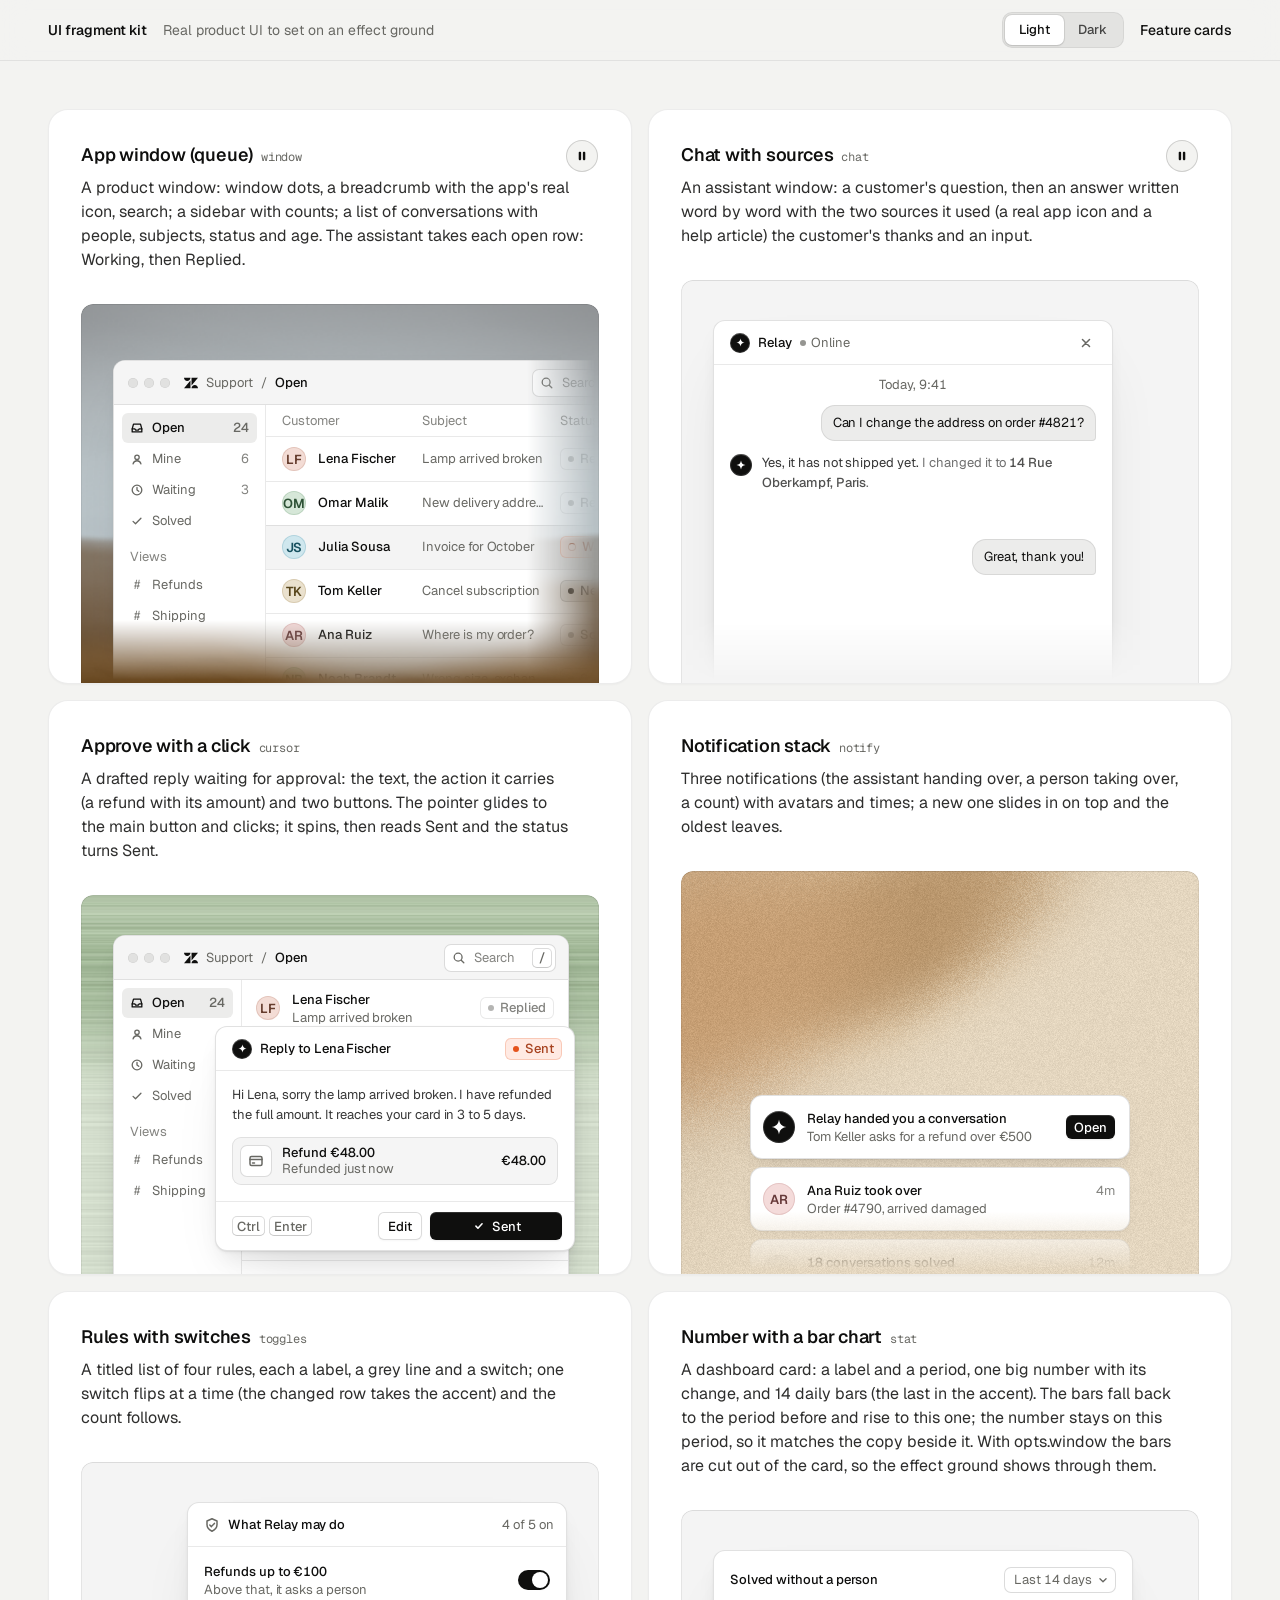
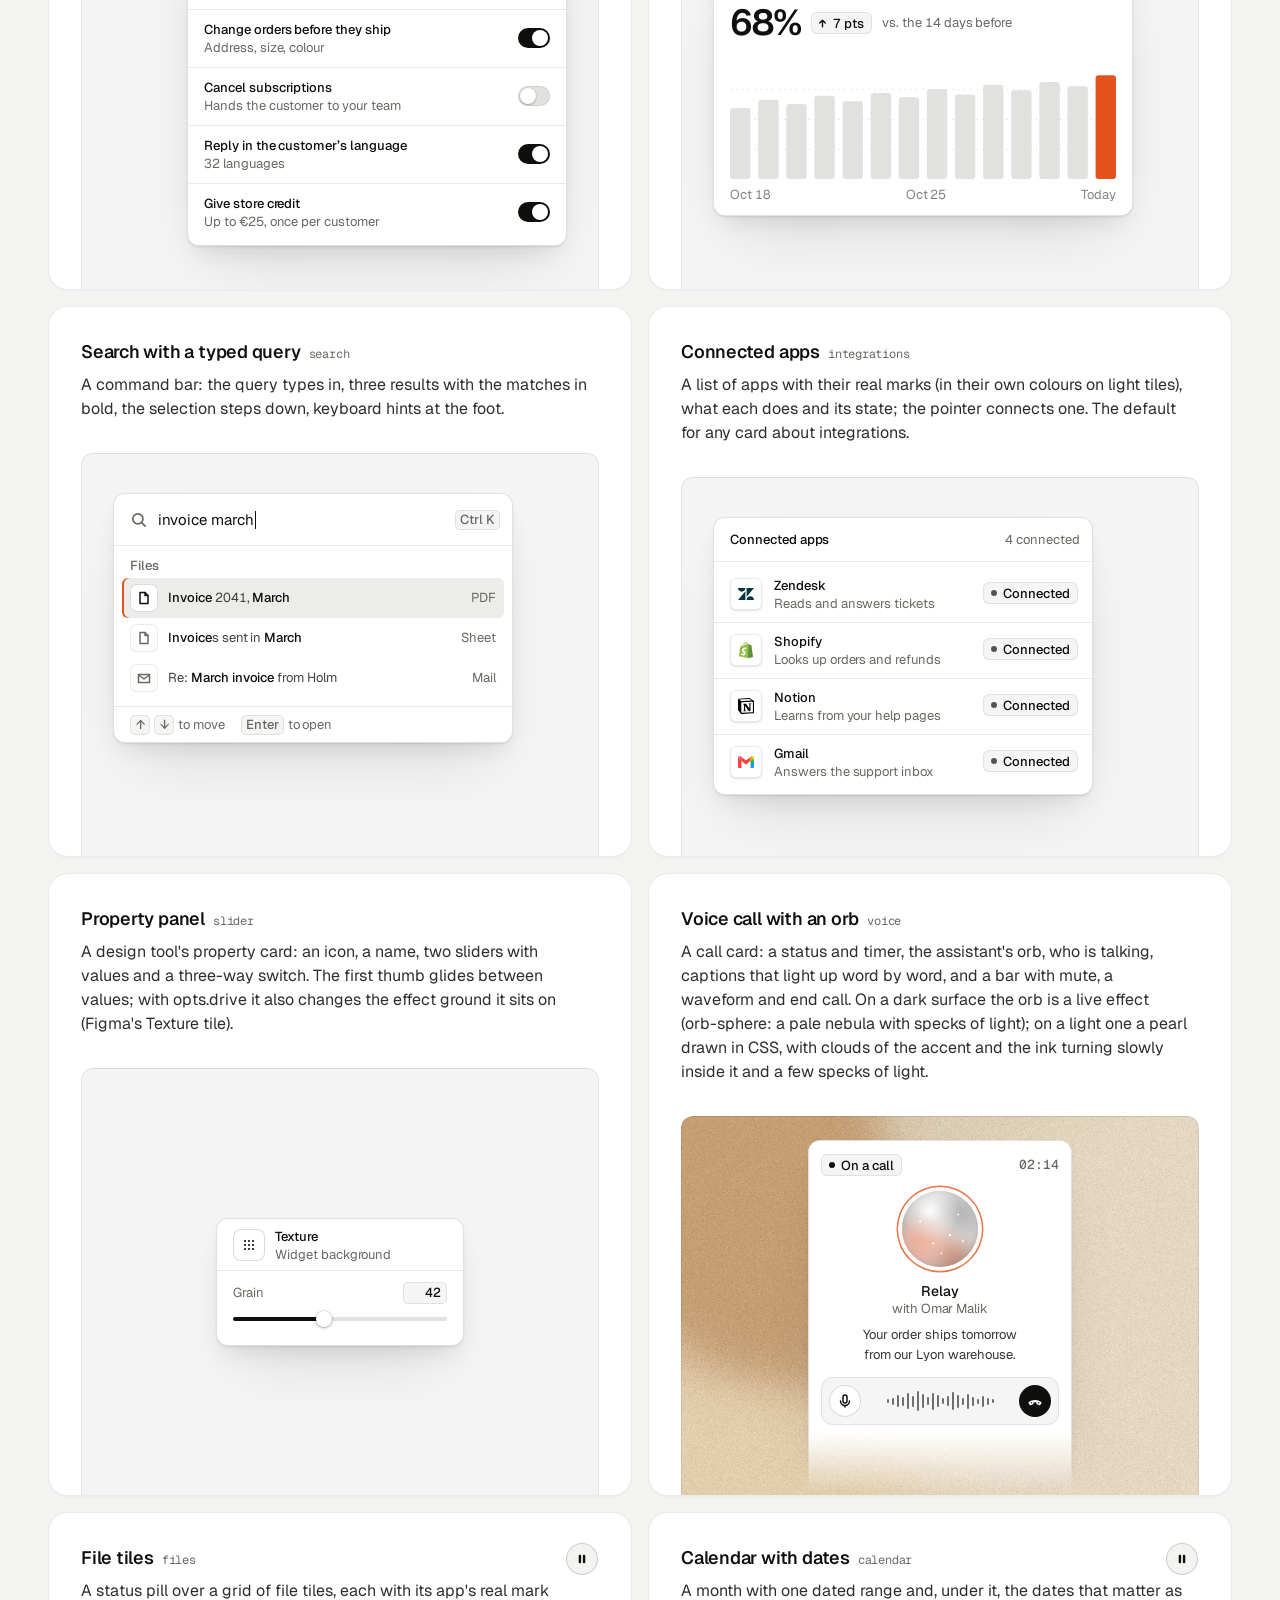
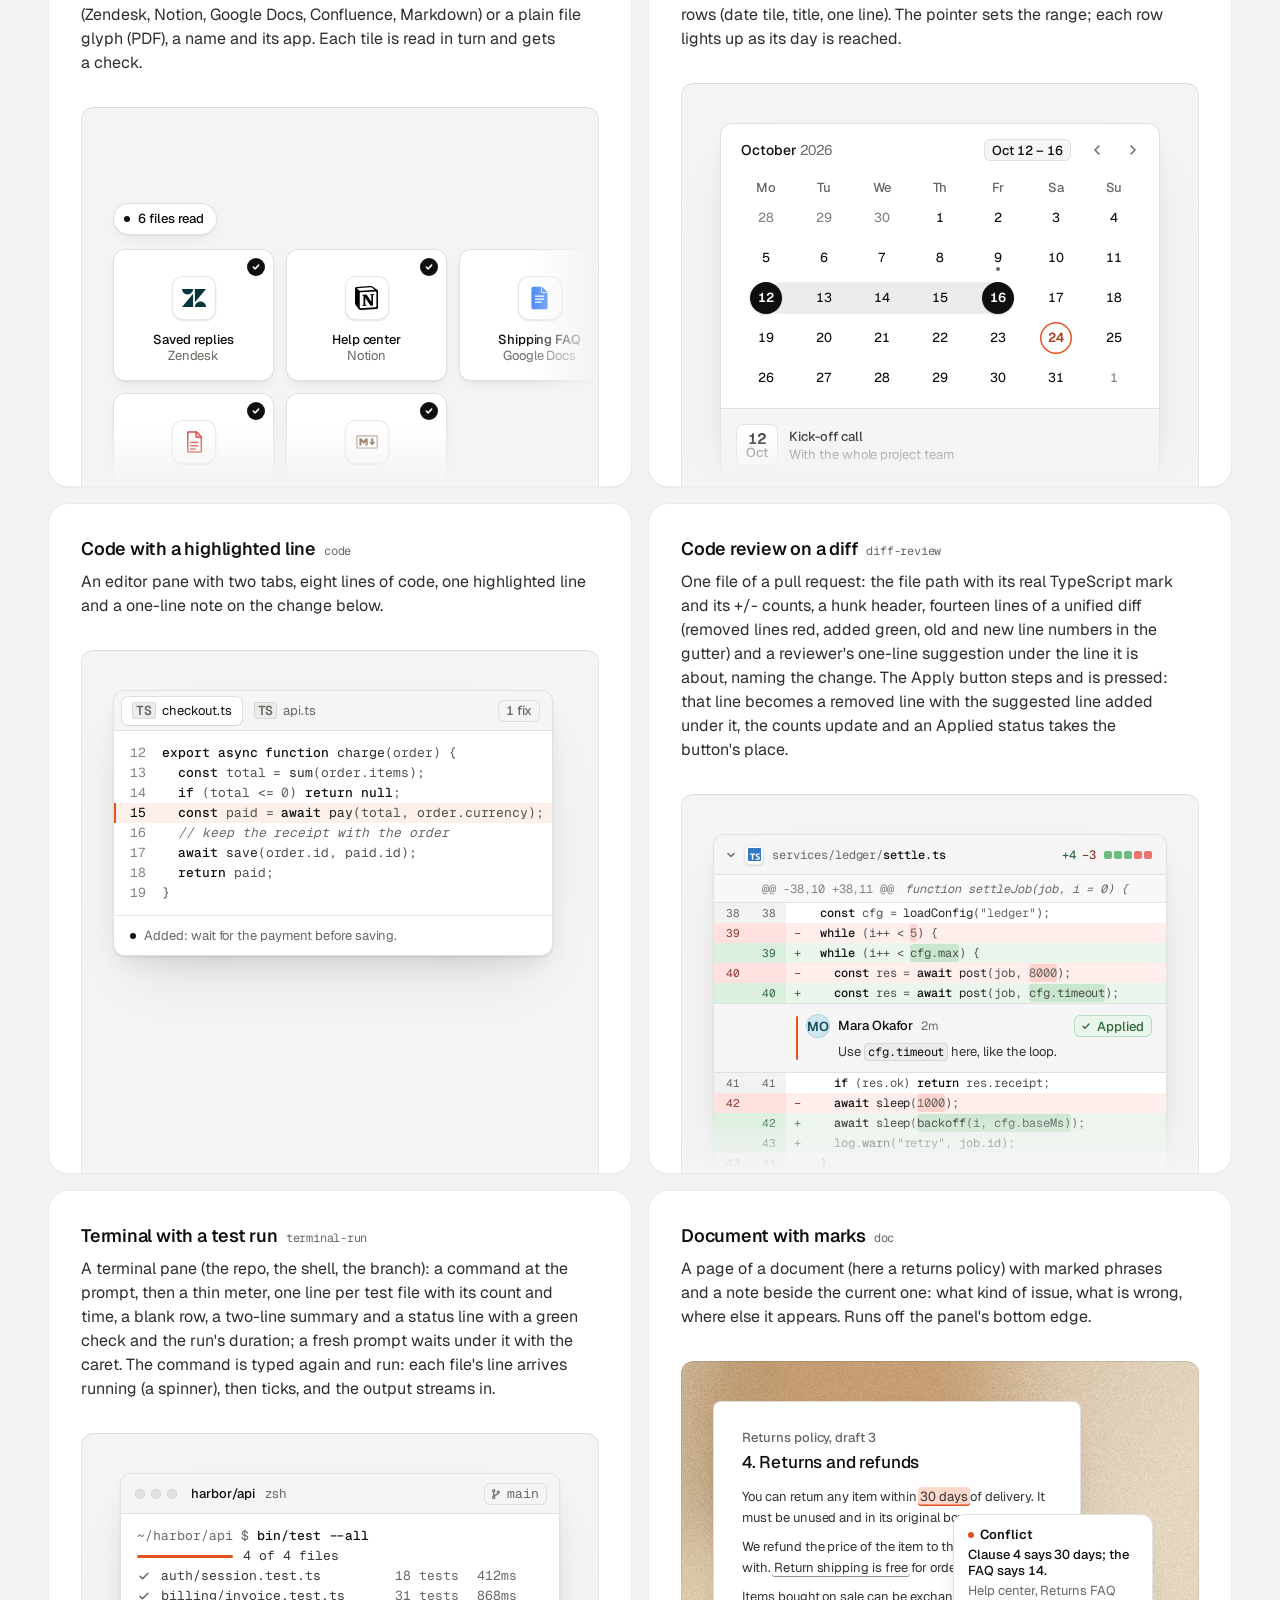
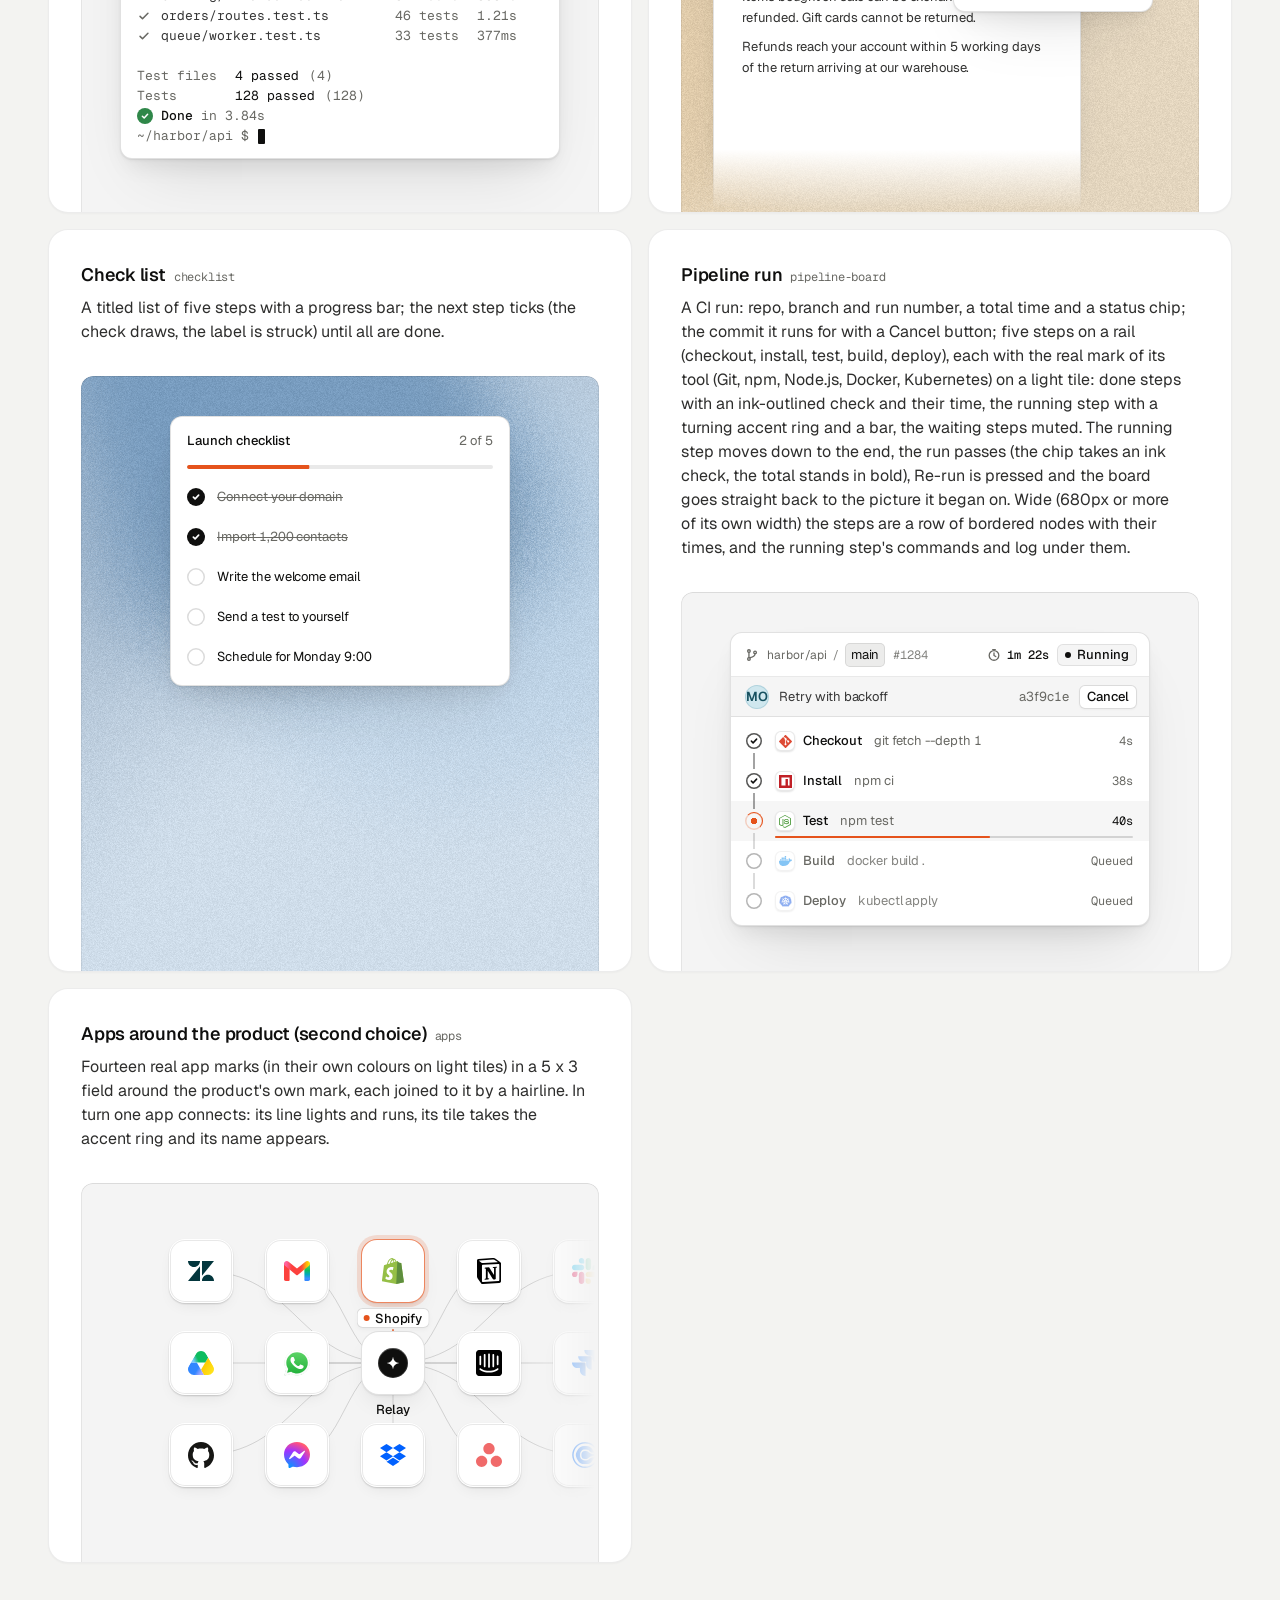
<file: .claude/skills/design-taste-frontend/assets/ui/index.html>
<!doctype html>
<html lang="en" data-theme="light">
<head>
<script>window.__tpGlMax = 16;   /* a gallery shows many live effects at once; a page of a site keeps the default 4 (fx.js) */</script>
<meta charset="utf-8">
<meta name="viewport" content="width=device-width, initial-scale=1">
<title>UI fragment kit</title>
<meta name="description" content="Nineteen pieces of real product UI from the taste-skill kit, each on an effect ground in a feature card.">
<link rel="preconnect" href="https://fonts.googleapis.com">
<link rel="preconnect" href="https://fonts.gstatic.com" crossorigin>
<link href="https://fonts.googleapis.com/css2?family=Geist:wght@300..700&family=Geist+Mono:wght@400;500&display=swap" rel="stylesheet">
<link rel="stylesheet" href="base.css">
<link rel="stylesheet" href="cards.css">
<style>
  :root { --font-text: "Geist", system-ui, sans-serif; --font-display: "Geist", system-ui, sans-serif; --font-mono: "Geist Mono", ui-monospace, monospace; }
  [data-theme="light"] { --bg: #f3f3f1; --card: #ffffff; --ink: #0f0f0e; --muted: #686863; --accent: #e5531c; --accent-ink: #ffffff; --g-bg: #e9e8e4; --g-surface: #f6f5f2; --frag: #ffffff; --warm: #c9a679; }
  [data-theme="dark"] { --bg: #070708; --card: #151517; --ink: #f2f2ef; --muted: #8f9094; --accent: #ff7a3c; --accent-ink: #120c08; --g-bg: #0e0e10; --g-surface: #1b1c1f; --frag: #1c1d20; --warm: #9c9689; }
  * { box-sizing: border-box; }
  html, body { margin: 0; }
  body { font-family: var(--font-text); background: var(--bg); color: var(--ink); -webkit-font-smoothing: antialiased; }
  .panel { --fx-bg: var(--g-bg); --fx-surface: var(--g-surface); --fx-ink: var(--ink); --fx-muted: var(--muted); --fx-accent: var(--hue, var(--warm)); --fx-accent-ink: var(--accent-ink); --calm: var(--g-bg); --p-h: 380px; }
  .top { position: sticky; top: 0; z-index: 20; background: color-mix(in oklab, var(--bg) 86%, transparent); backdrop-filter: blur(14px); -webkit-backdrop-filter: blur(14px); border-bottom: 1px solid color-mix(in oklab, var(--ink) 8%, transparent); }
  .top__in { max-width: 1232px; margin: 0 auto; padding: 0 24px; height: 60px; display: flex; align-items: center; gap: 16px; font-size: 14px; line-height: 20px; }
  .top__in strong { font-weight: 560; }
  .top__in > span { color: var(--muted); }
  .sp { flex: 1; }
  .seg { display: inline-flex; padding: 3px; border-radius: 10px; background: color-mix(in oklab, var(--ink) 6%, var(--bg)); box-shadow: inset 0 0 0 1px color-mix(in oklab, var(--ink) 6%, transparent); }
  .seg button { font: inherit; font-size: 13px; font-weight: 500; border: 0; background: none; color: color-mix(in oklab, var(--ink) 72%, var(--bg)); height: 30px; padding: 0 14px; border-radius: 7px; cursor: pointer; }
  .seg button[aria-pressed="true"] { background: var(--card); color: var(--ink); box-shadow: 0 0 0 1px color-mix(in oklab, var(--ink) 8%, transparent), 0 1px 2px rgb(0 0 0 / .1); }
  .top__in a { color: var(--ink); text-decoration: none; font-weight: 500; }
  main { max-width: 1232px; margin: 0 auto; padding: 48px 24px 96px; }
  .grid { display: grid; grid-template-columns: repeat(2, minmax(0, 1fr)); gap: 16px; }
  .card > h3 code { font: 400 12px/16px var(--font-mono); color: var(--muted); margin-left: 8px; }
  @media (max-width: 860px) { .grid { grid-template-columns: minmax(0, 1fr); } }
  @media (max-width: 600px) { main { padding: 24px 16px 64px; } .top__in { padding: 0 16px; } .top__in > span { display: none; } .panel { --p-h: 340px; } }
</style>
</head>
<body>
<header class="top">
  <div class="top__in">
    <strong>UI fragment kit</strong><span>Real product UI to set on an effect ground</span>
    <span class="sp"></span>
    <div class="seg" role="group" aria-label="Theme"><button type="button" data-mode="light" aria-pressed="true">Light</button><button type="button" data-mode="dark" aria-pressed="false">Dark</button></div>
    <a href="cards.html">Feature cards</a>
  </div>
</header>
<main><div class="grid" id="grid"></div></main>

<script type="module">
  import fx from '../effects/fx.js';
  import ui from './ui.js';
  const index = await fetch('index.json').then(r => r.json());
  // where each one sits, as its meta.json says: anchored at a corner or rising from the bottom and cut by
  // the panel's edge, or whole with 24px or more of ground round it; a fade only where an edge cuts it.
  // Only the compact slider sits in the calm middle (Figma's Texture tile); the cursor dialog is shown
  // where it belongs, over the lower-right edge of a window. [class, fade, style, opts]
  const PLACE = {
    window: ['at-corner', 'stage--fade-br', '--ay:56px'],
    chat: ['at-rise to-edge', 'stage--fade-b'],
    cursor: ['at-over', '', '--bx:24px;--by:24px'],
    notify: ['at-rise fit', 'stage--fade-b', '--ay:calc(100% - 180px);--ay-sm:calc(100% - 180px);--fit-max:380px'],
    toggles: ['at-right', ''],
    stat: ['at-corner', ''],
    search: ['at-corner', ''],
    integrations: ['at-corner', ''],
    slider: ['at-center', '', '', '{"compact":true,"drive":{"param":"grain","min":0.15,"max":0.95}}'],
    voice: ['at-rise to-edge fit', 'stage--fade-b', '--ax:max(24px, 50% - 132px);--ay:24px;--fit-max:264px'],
    files: ['at-corner wide', 'stage--fade-br', '--w:680px;--ay:96px'],
    calendar: ['at-rise fit', 'stage--fade-b', '--fit-max:440px'],
    code: ['at-corner', ''],
    'diff-review': ['at-corner fit', 'stage--fade-b', '--fit-max:480px'],
    'terminal-run': ['at-rise fit', '', '--fit-max:440px'],
    'pipeline-board': ['at-rise fit', '', '--fit-max:420px'],
    doc: ['at-corner to-edge', 'stage--fade-b'],
    checklist: ['at-rise fit', '', '--fit-max:340px'],
    apps: ['at-corner wide', 'stage--fade-br', '--w:560px;--ay:48px'],
  };
  // grounds behind UI are soft lit fields (never a line or dot pattern), on both themes: the bright
  // picture behind dark UI on the dark page, a clear step darker than white UI on the light page
  // the painting stays abstract (a mist over warm sand, level, fully soft) and shows once on the page
  const PAINT = ['painterly-landscape', { blur: 1, brush: 0.35, slope: 0, hillY: 0.3, horizon: 0.62, calm: 0.2, calmX: 0.6, calmY: 0.8, drift: 0, side: 1 }, '{"bg":"#a3b0b6","accent":"#c49a6c"}'];
  const GRAIN = ['grain-gradient', { speed: 0, grainMotion: 0, calm: 0.2, calmX: 0.5, calmY: 0.6, tint: 0.6, contrast: 0.6 }, '{"bg":"#d9ccb7","surface":"#e9e0d2","ink":"#2a2622","muted":"#6f675c","accent":"#a8794a"}'];
  const SKY = [GRAIN[0], GRAIN[1], '{"bg":"#c6d3df","surface":"#d6e0e9","ink":"#25303a","muted":"#5d6873","accent":"#3f6a92"}'];
  const SAGE = [GRAIN[0], GRAIN[1], '{"bg":"#cdd6c6","surface":"#dce3d6","ink":"#262d24","muted":"#5f6a5a","accent":"#6c8e63"}'];
  const GROUND = (m, i) => (m.name === 'slider' ? GRAIN : i === 0 ? PAINT : [GRAIN, SKY, SAGE][i % 3]);
  const q = new URLSearchParams(location.search);
  const grid = document.getElementById('grid');
  grid.innerHTML = index.fragments.map((m, i) => {
    const [at, fade, extra = '', opts = ''] = PLACE[m.name] || ['at-corner', 'stage--fade-br'];
    const [id, params, pal] = GROUND(m, i);
    const w = at === 'at-center' ? '' : ` style="--ax:32px;--ay:40px;${extra}"`;
    const o = opts ? ` data-ui-opts='${opts}'` : '';
    // the cursor is a dialog over a window's edge: the window under it holds still
    const under = m.name === 'cursor' ? `<div class="at-corner" style="--ax:32px;--ay:40px" data-ui-load="window" data-ui-opts='{"compact":true}' data-ui-still></div>` : '';
    return `<article class="card card--row"><h3>${m.title}<code>${m.name}</code></h3><p>${m.shows}</p>
      <div class="panel" data-fx="${id}" data-fx-seed="${(i + 1) * 17}" data-fx-params='${JSON.stringify(params)}' data-fx-palette='${pal}' style="--calm-k:0%">
        <div class="stage ${fade}">${under}<div class="${at}"${w}${o} data-ui-load="${m.name}"></div></div></div></article>`;
  }).join('');
  function setMode(mode) {
    document.documentElement.dataset.theme = mode;
    document.querySelectorAll('.seg button').forEach(b => b.setAttribute('aria-pressed', String(b.dataset.mode === mode)));
  }
  setMode(q.get('mode') === 'dark' ? 'dark' : 'light');
  if (q.has('t')) fx.setClock(+q.get('t'));
  // each ground is drawn once near the screen and kept as a picture (its WebGL context freed), so nineteen
  // panels need one or two contexts, not nineteen
  await Promise.all([ui.loadAll(grid), ui.grounds(grid, fx)]);
  document.documentElement.dataset.ready = '1';
  document.querySelectorAll('.seg button').forEach(b => b.addEventListener('click', async () => {
    setMode(b.dataset.mode);
    for (const el of grid.querySelectorAll('[data-ui]')) el.__ui?.repaint?.();
    await ui.grounds(grid, fx);
  }));
</script>
</body>
</html>
</file>
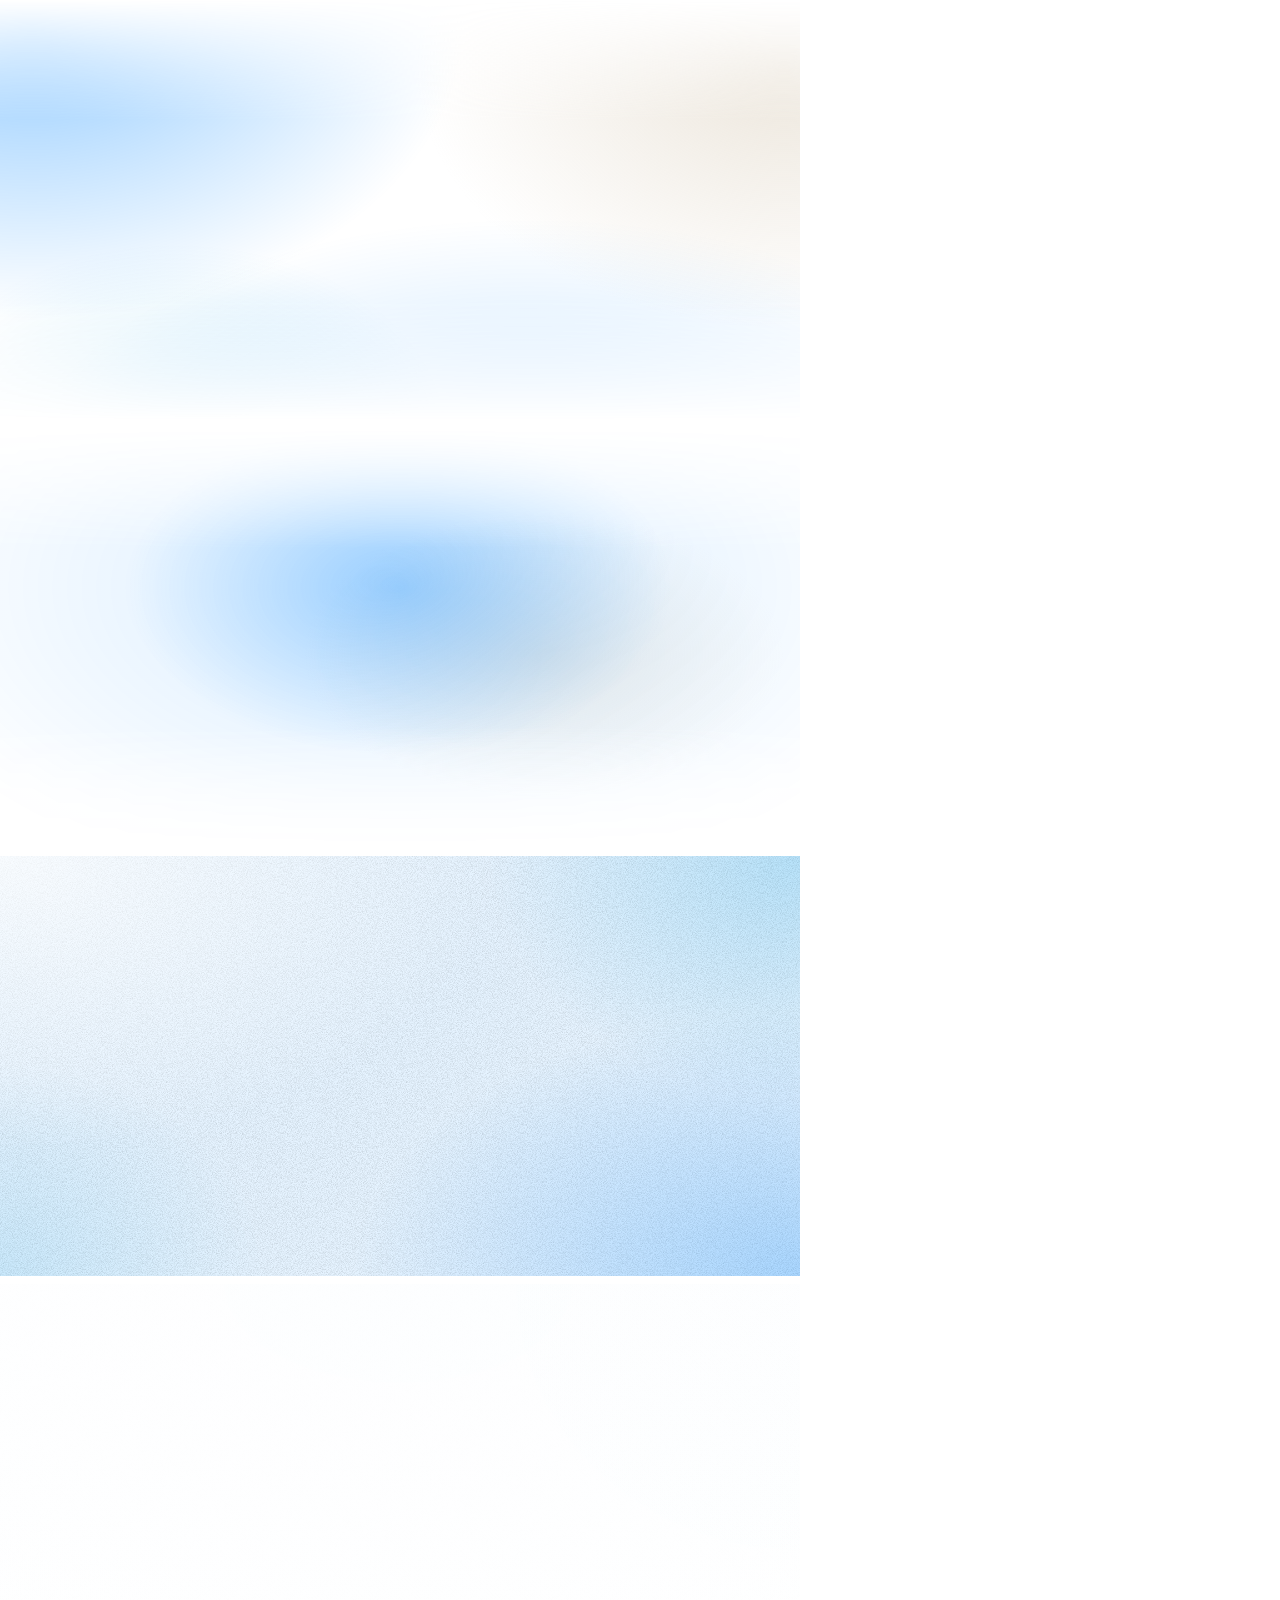
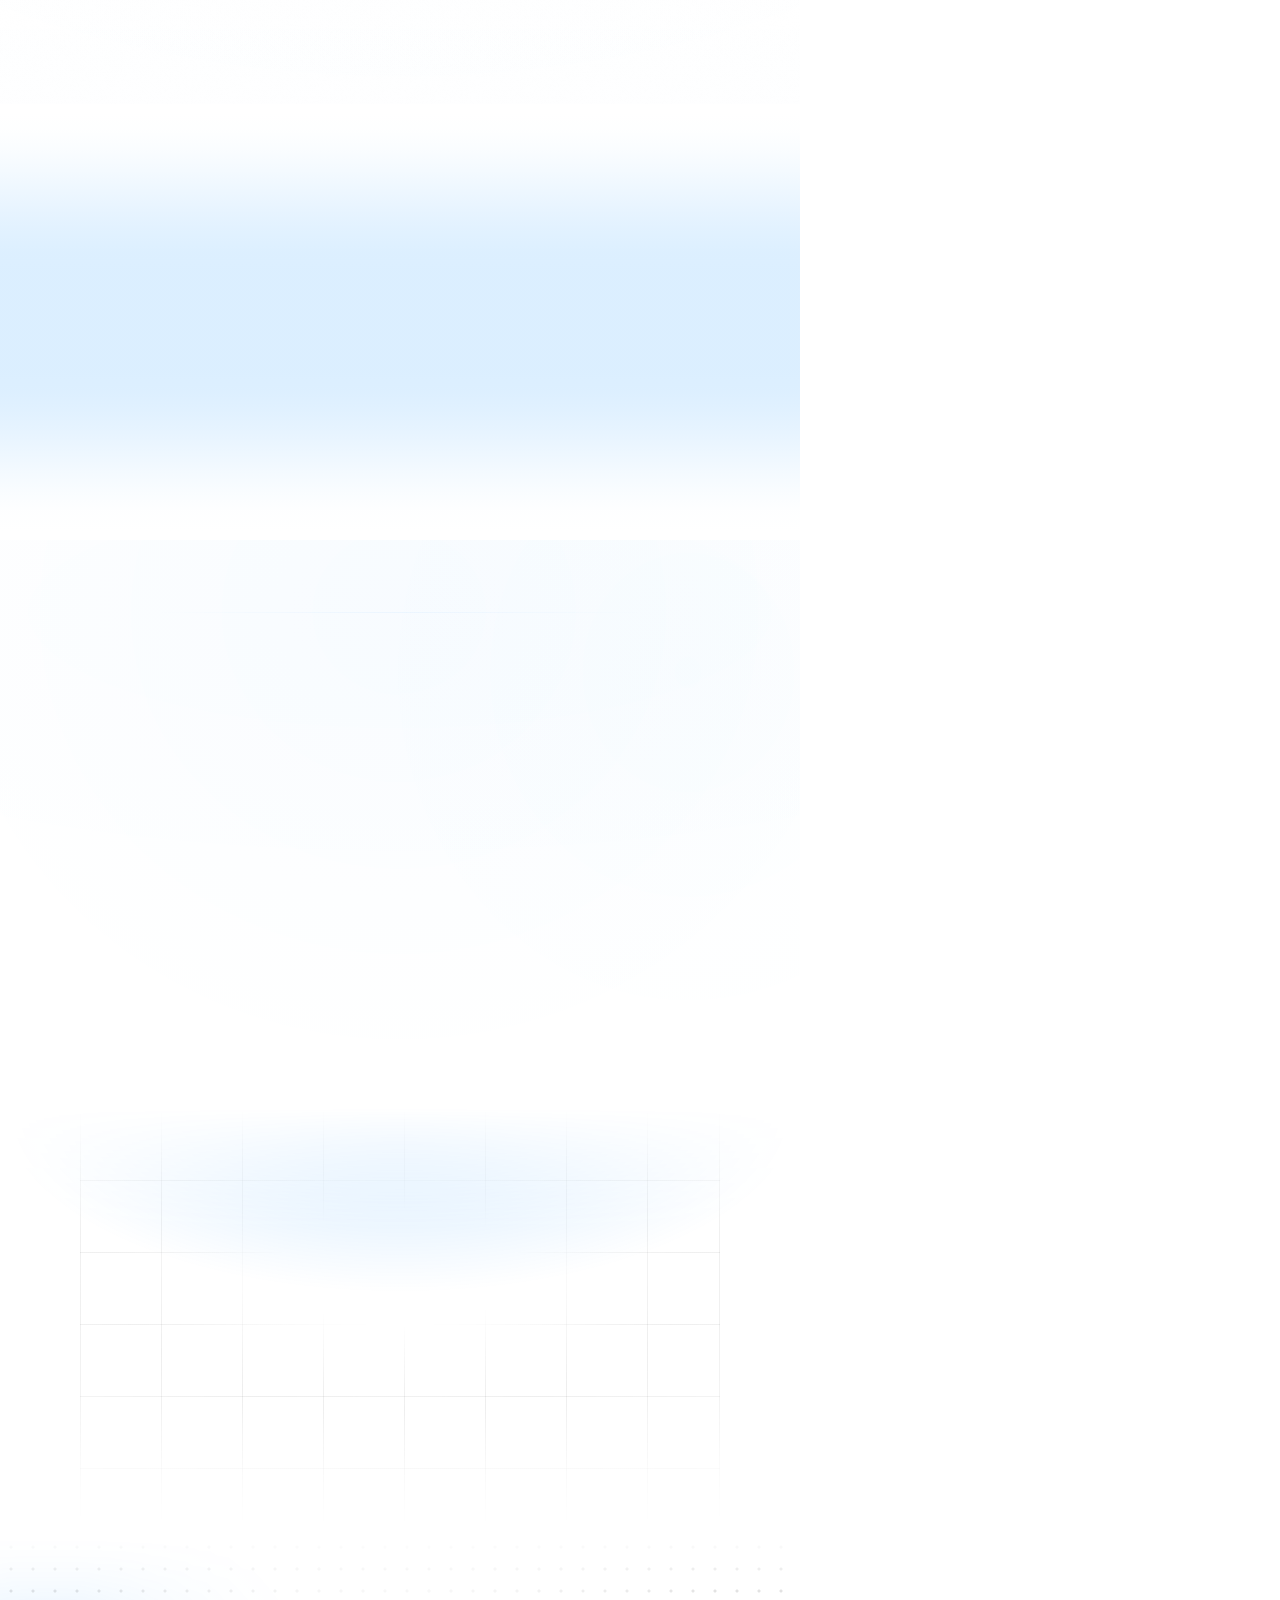
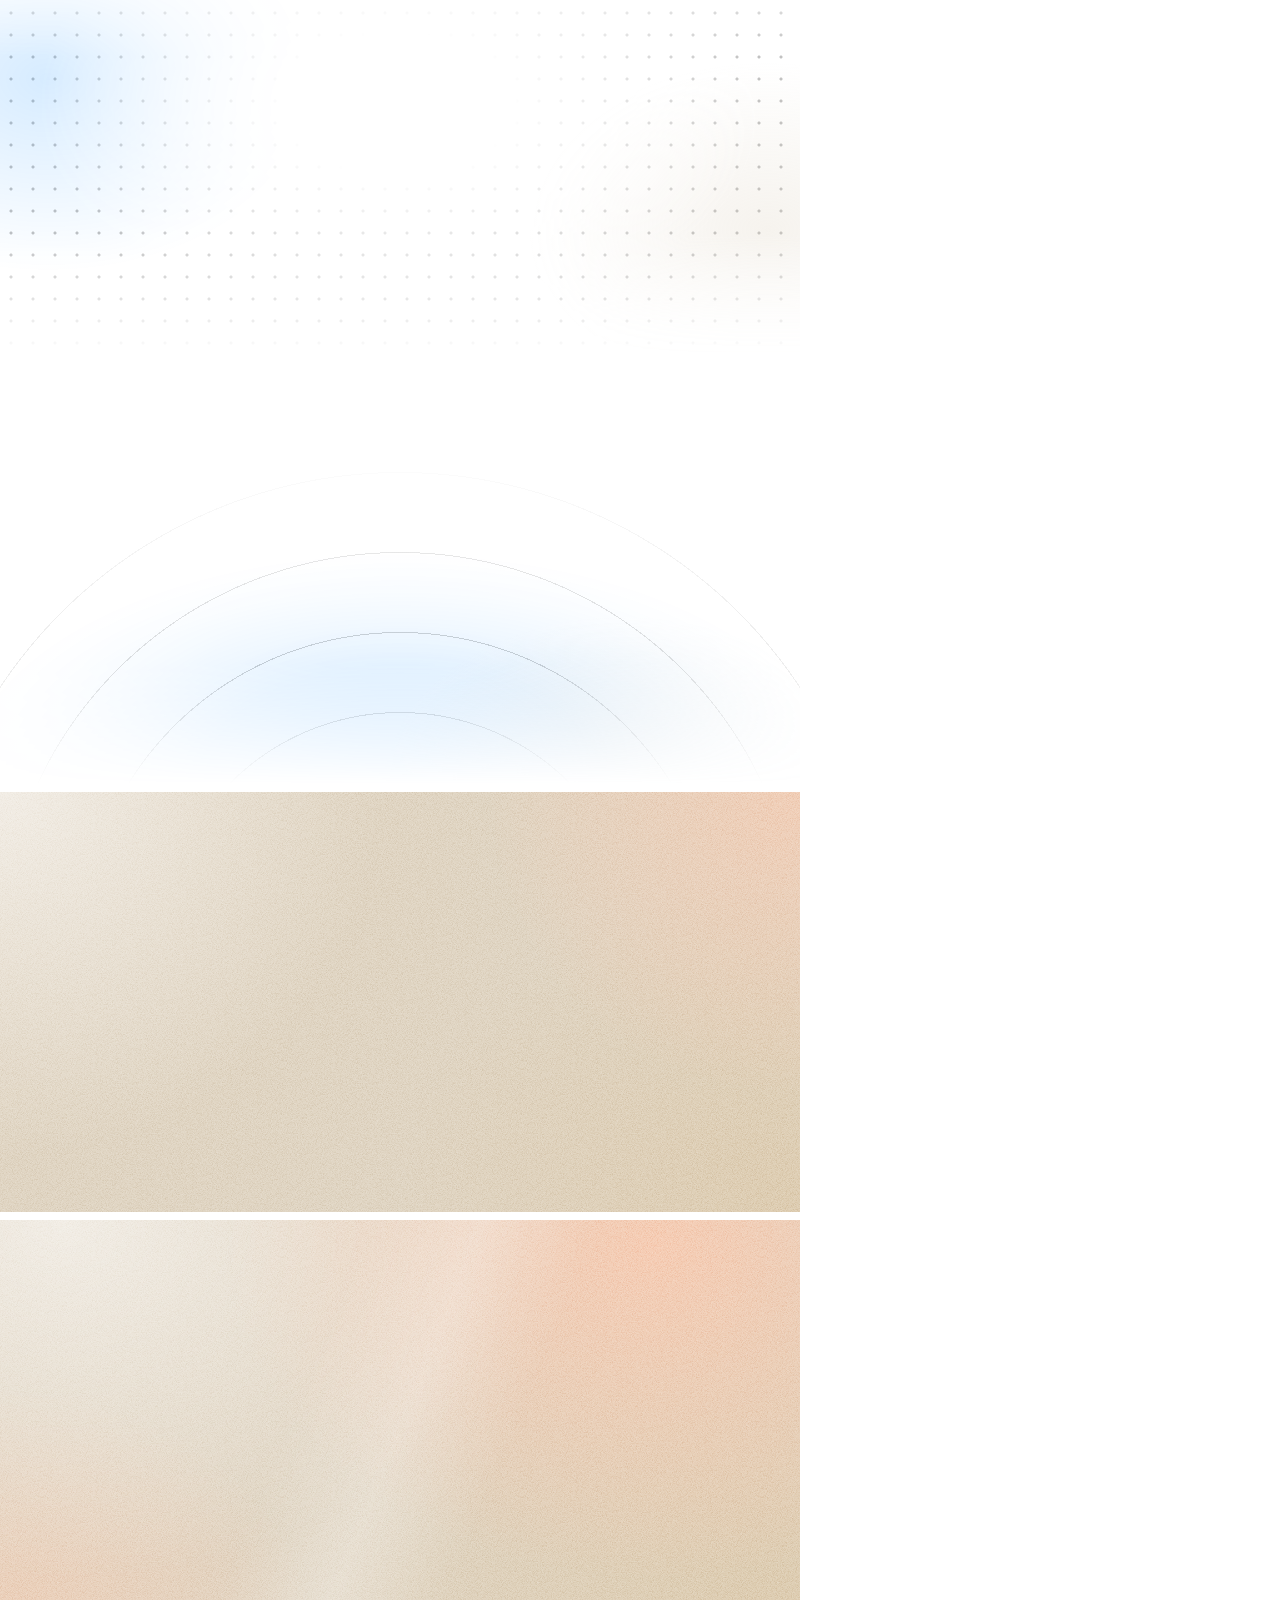
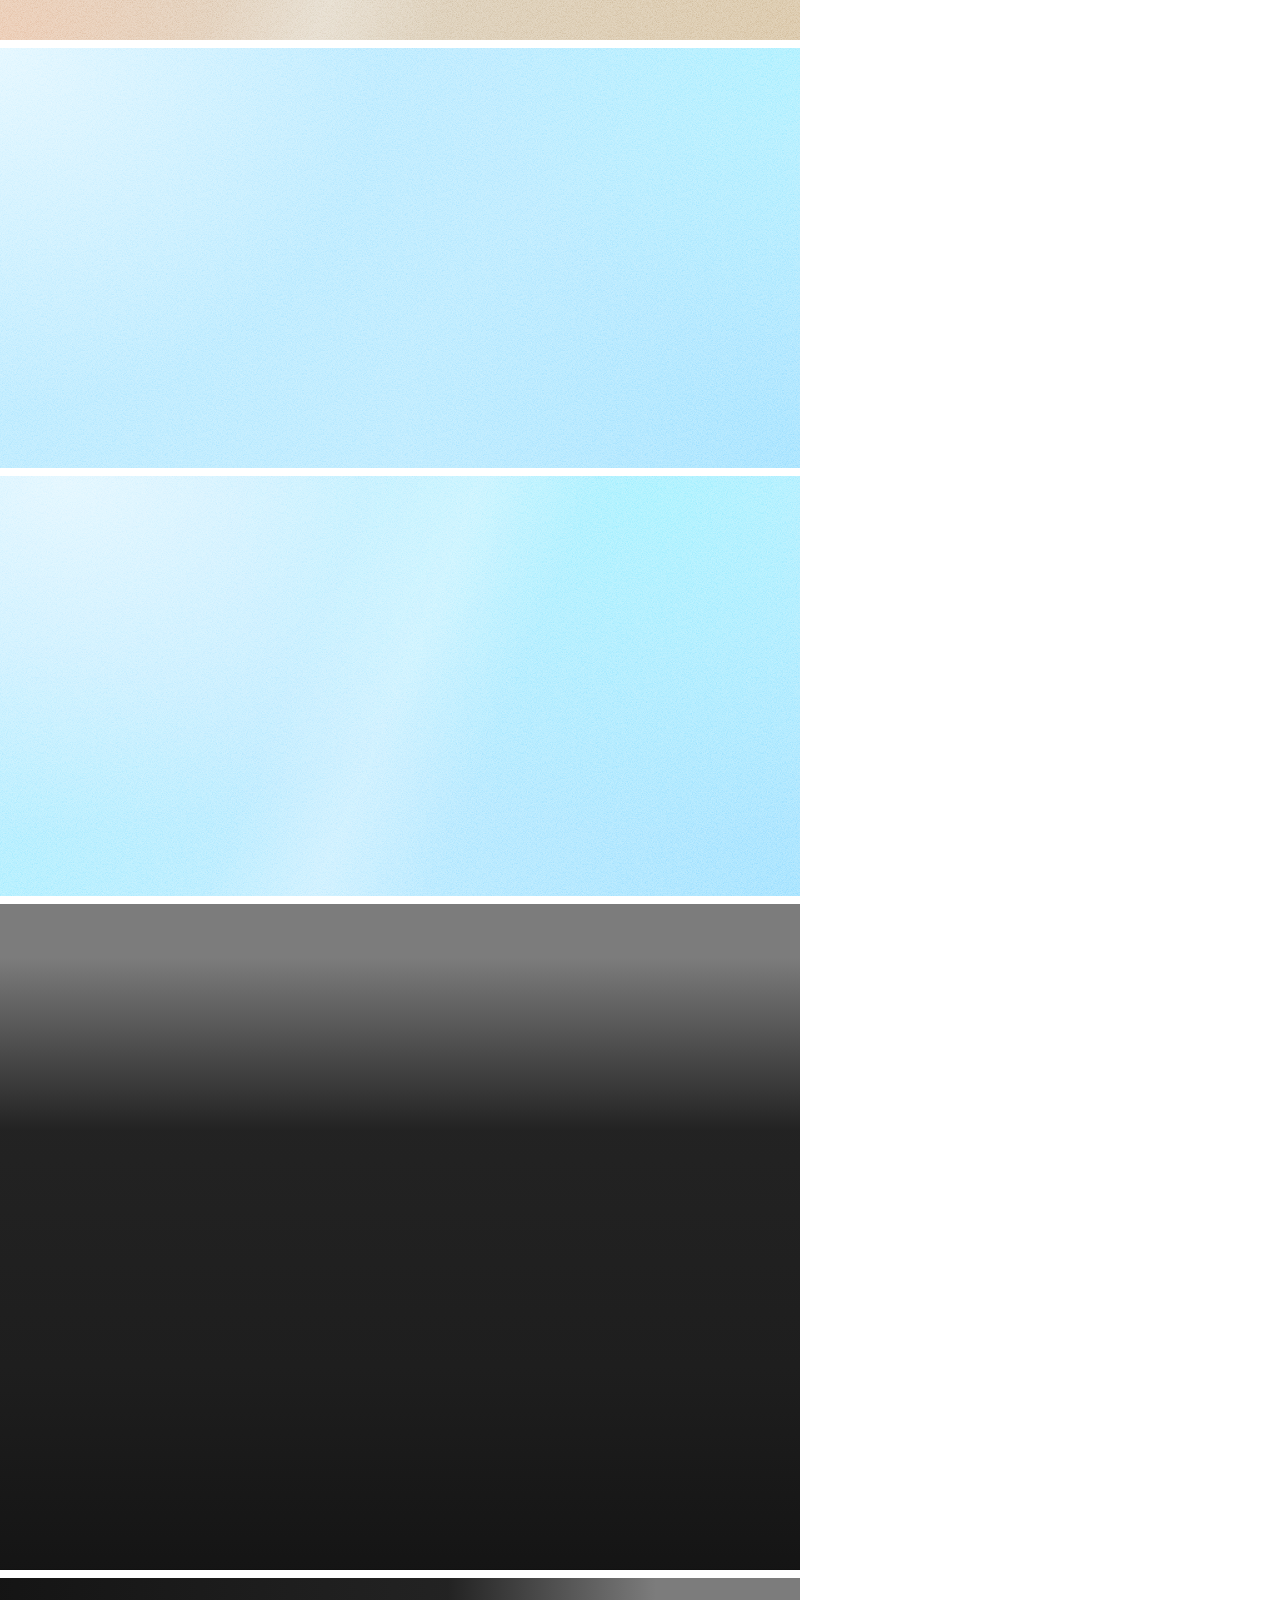
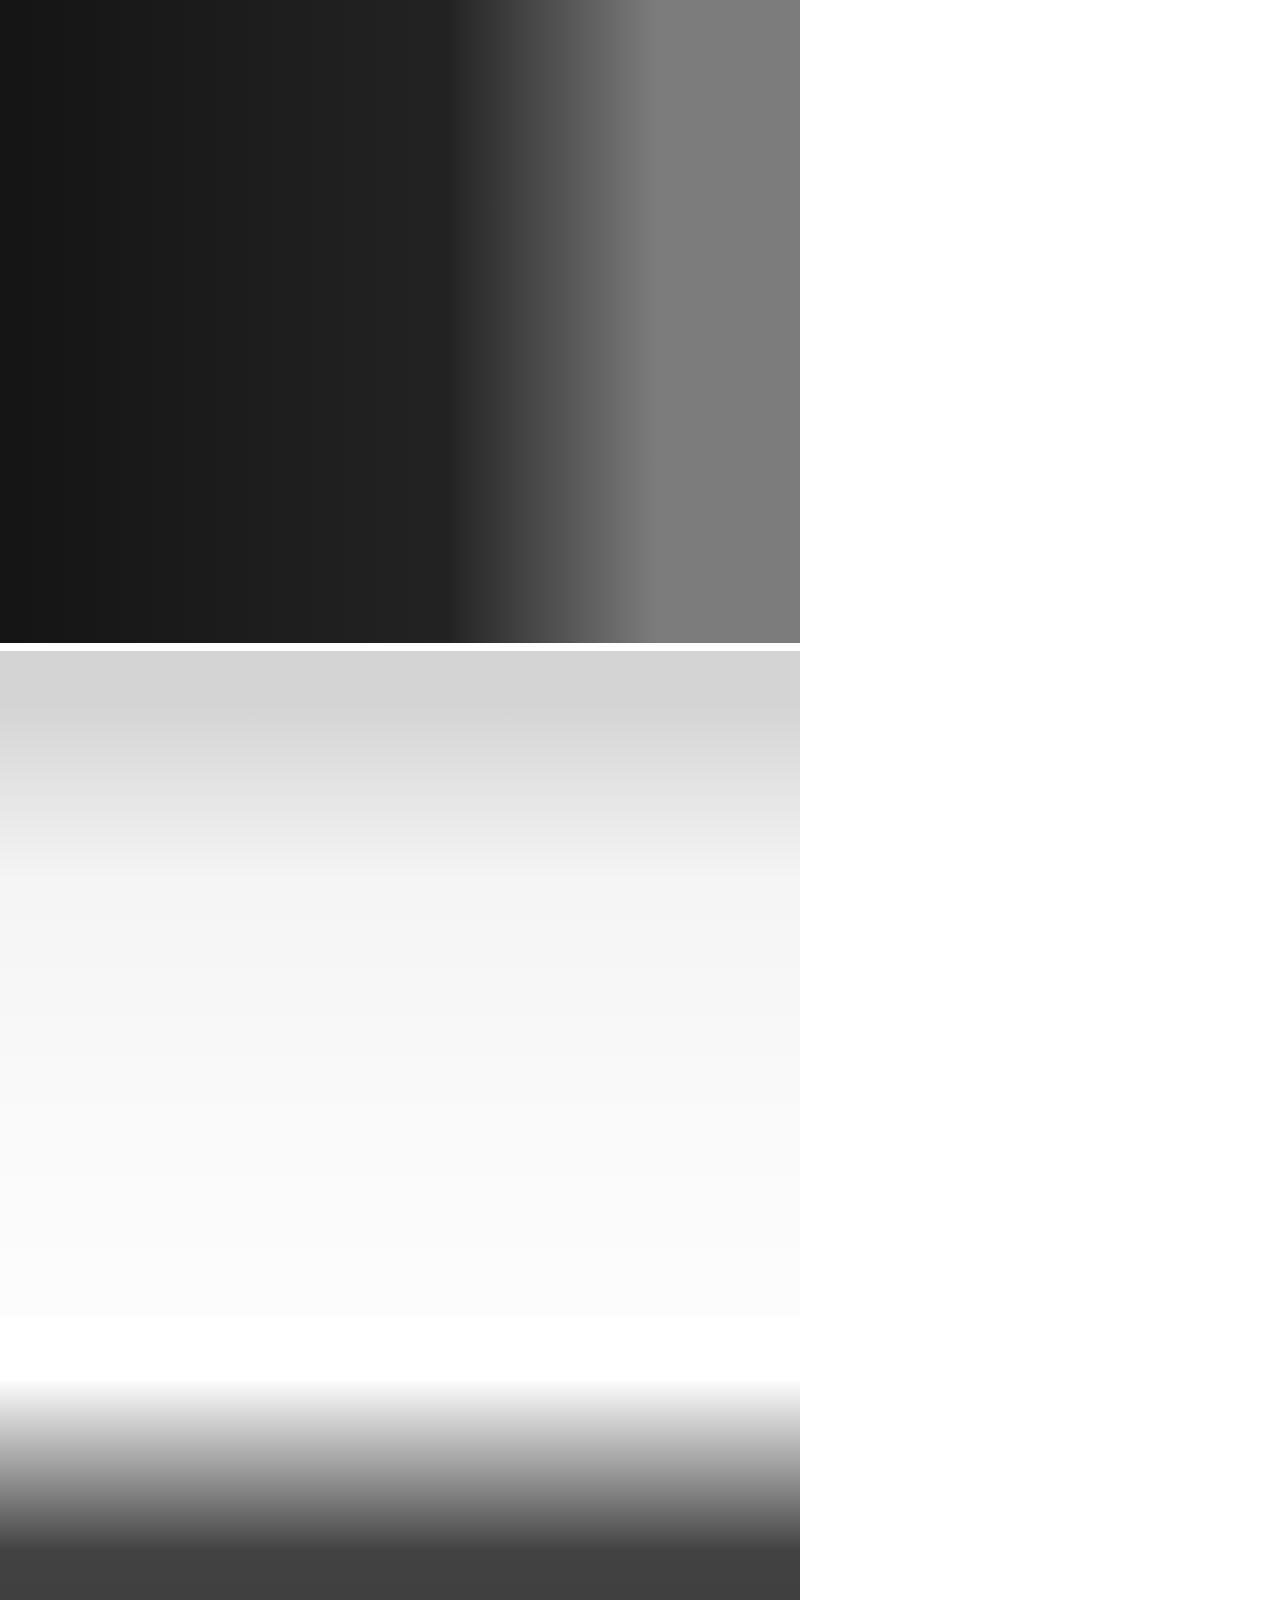
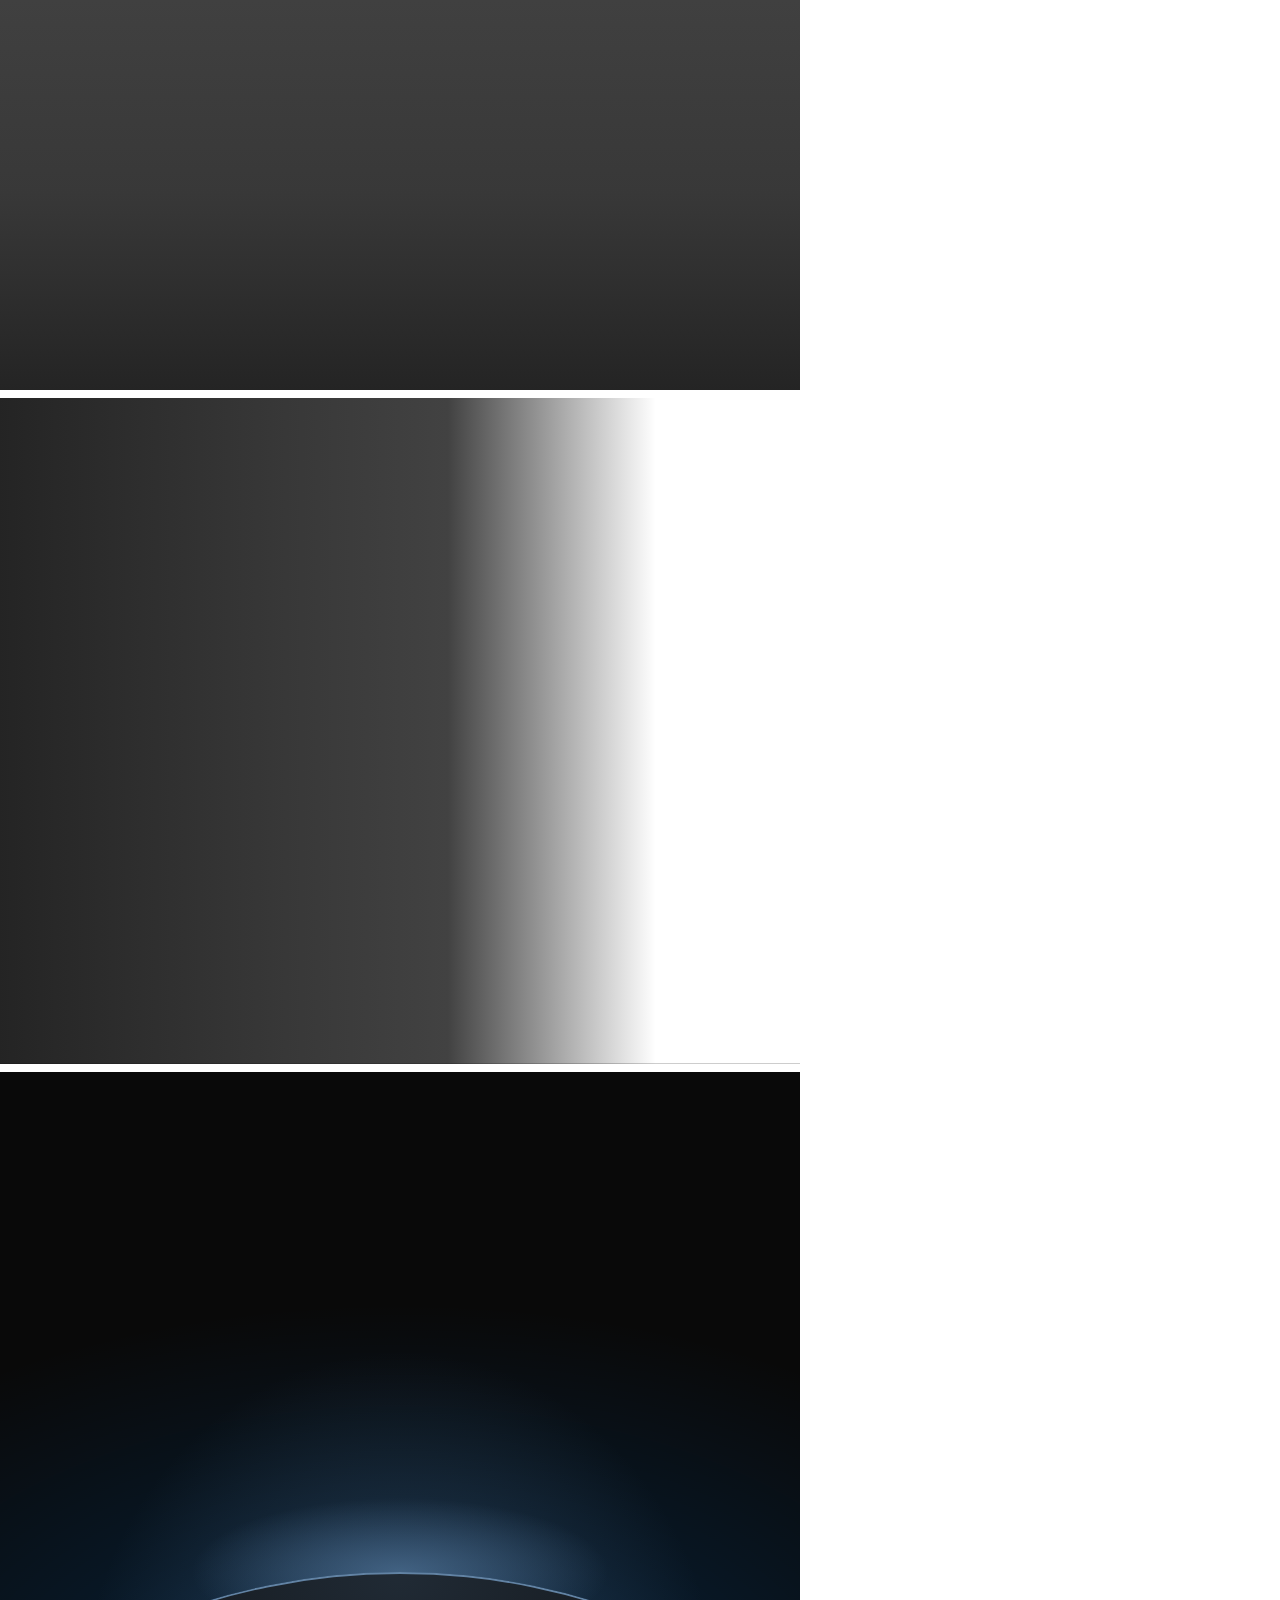
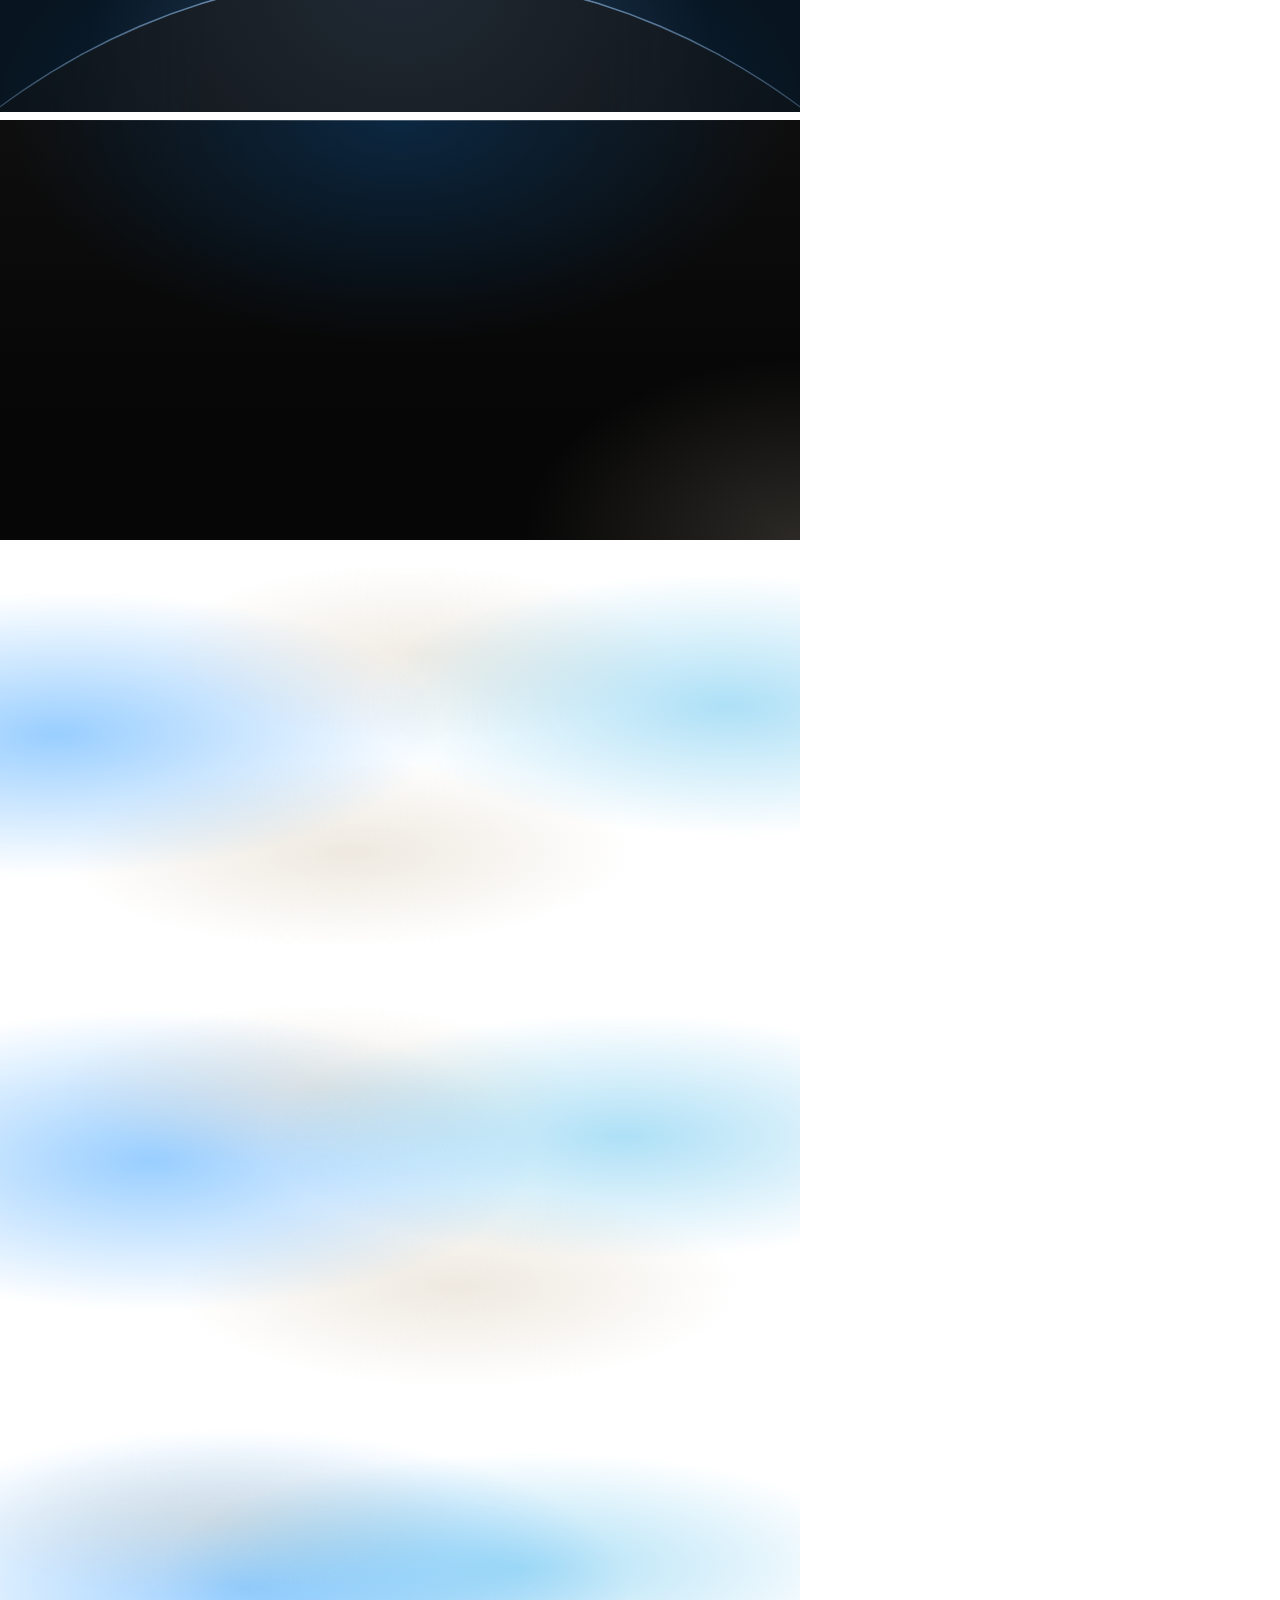
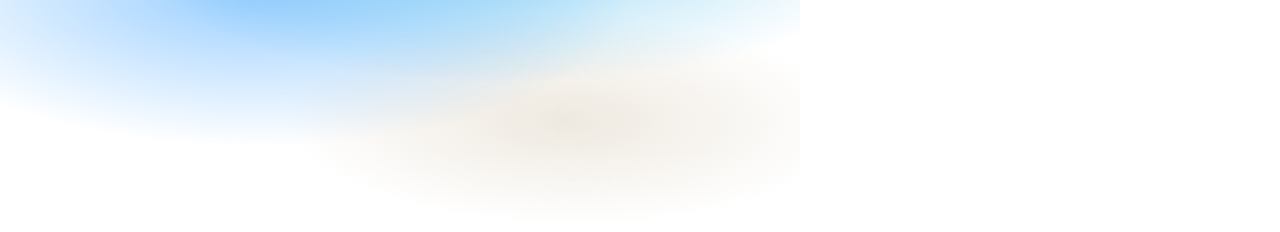
<file: .claude/skills/design-taste-frontend/assets/backgrounds/check.html>
<!doctype html>
<html lang="en" data-ground="sand">
<head>
<meta charset="utf-8">
<title>Backgrounds contrast check</title>
<!-- Every ground in a 800px box, for check.mjs: it sets a palette, screenshots the boxes and measures
     the ink and muted contrast on every pixel of each ground's text zone (index.json). The photograph
     grounds sit on a flat grey picture: #7c7c7c for the dark scrim, #d4d4d4 for the light one; and the worst case of the dark scrim: a white
     picture (white words on it). The light scrim is for pale photographs only. -->
<link rel="stylesheet" href="../system.css">
<link rel="stylesheet" href="backgrounds.css">
<style>body { margin: 0; width: 800px; } .box { width: 800px; margin: 0 0 8px; padding: 24px; font-size: 20px; } .pi, .pm { visibility: hidden; } .pi { color: var(--ink); } .pm { color: var(--muted); }  /* the liquid blobs held at the start, the middle and the end of their drift (the keyframes in backgrounds.css), so the text zone is measured where they stand under it */
  .at-start::before { animation: none; transform: translate3d(-7%, 0, 0) skewX(-7deg) scaleY(.94); } .at-start::after { animation: none; transform: translate3d(8%, 0, 0) skewX(6deg) scaleY(1.04); }
  .at-mid::before { animation: none; transform: translate3d(.5%, 0, 0) skewX(-.5deg) scaleY(.995); } .at-mid::after { animation: none; transform: translate3d(-.5%, 0, 0) scaleY(.98); }
  .at-end::before { animation: none; transform: translate3d(8%, 0, 0) skewX(6deg) scaleY(1.05); } .at-end::after { animation: none; transform: translate3d(-9%, 0, 0) skewX(-6deg) scaleY(.92); }
</style>
<script src="backgrounds.js" defer></script>
</head>
<body>
<div class="bg-mist box" data-g="mist" style="height:420px"><span class="pi">Ink</span> <span class="pm">Muted</span></div>
<div class="bg-halo box" data-g="halo" style="height:420px"><span class="pi">Ink</span> <span class="pm">Muted</span></div>
<div class="bg-grain box" data-g="grain" style="height:420px"><span class="pi">Ink</span> <span class="pm">Muted</span></div>
<div class="bg-paper box" data-g="paper" style="height:420px"><span class="pi">Ink</span> <span class="pm">Muted</span></div>
<div class="bg-dusk box" data-g="dusk" style="height:420px"><span class="pi">Ink</span> <span class="pm">Muted</span></div>
<div class="bg-topglow box" data-g="topglow" style="height:560px"><span class="pi">Ink</span> <span class="pm">Muted</span></div>
<div class="bg-ruled box" data-g="ruled" style="height:420px"><span class="pi">Ink</span> <span class="pm">Muted</span></div>
<div class="bg-dots box" data-g="dots" style="height:420px"><span class="pi">Ink</span> <span class="pm">Muted</span></div>
<div class="bg-arcs box" data-g="arcs" style="height:420px"><span class="pi">Ink</span> <span class="pm">Muted</span></div>
<div class="bg-band box" data-g="band" style="height:420px"><span class="pi">Ink</span> <span class="pm">Muted</span></div>
<div class="bg-field box" data-g="field" style="height:420px"><span class="pi">Ink</span> <span class="pm">Muted</span></div>
<div class="bg-band bg-tint box" data-g="band-tint" style="height:420px"><span class="pi">Ink</span> <span class="pm">Muted</span></div>
<div class="bg-field bg-tint box" data-g="field-tint" style="height:420px"><span class="pi">Ink</span> <span class="pm">Muted</span></div>
<div class="bg-photo box" data-g="photo" style="height:520px;--g-photo:linear-gradient(#7c7c7c,#7c7c7c)"><span class="pi">Ink</span> <span class="pm">Muted</span></div>
<div class="bg-photo bg-photo--left box" data-g="photo-left" style="height:520px;--g-photo:linear-gradient(#7c7c7c,#7c7c7c)"><span class="pi">Ink</span> <span class="pm">Muted</span></div>
<div class="bg-photo bg-photo--light box" data-g="photo-light" style="height:520px;--g-photo:linear-gradient(#d4d4d4,#d4d4d4)"><span class="pi">Ink</span> <span class="pm">Muted</span></div>
<div class="bg-photo box" data-g="photo-white" style="height:520px;--g-photo:linear-gradient(#fff,#fff)"><span class="pi">Ink</span> <span class="pm">Muted</span></div>
<div class="bg-photo bg-photo--left box" data-g="photo-left-white" style="height:520px;--g-photo:linear-gradient(#fff,#fff)"><span class="pi">Ink</span> <span class="pm">Muted</span></div>
<div class="bg-horizon box" data-g="horizon" style="height:640px"><span class="pi">Ink</span> <span class="pm">Muted</span></div>
<div class="bg-deep box" data-g="deep" style="height:420px"><span class="pi">Ink</span> <span class="pm">Muted</span></div>
<div class="bg-liquid box at-start" data-g="liquid" data-no-pause style="height:420px"><span class="pi">Ink</span> <span class="pm">Muted</span></div>
<div class="bg-liquid box at-mid" data-g="liquid-mid" data-no-pause style="height:420px"><span class="pi">Ink</span> <span class="pm">Muted</span></div>
<div class="bg-liquid box at-end" data-g="liquid-end" data-no-pause style="height:420px"><span class="pi">Ink</span> <span class="pm">Muted</span></div>

</body>
</html>
</file>
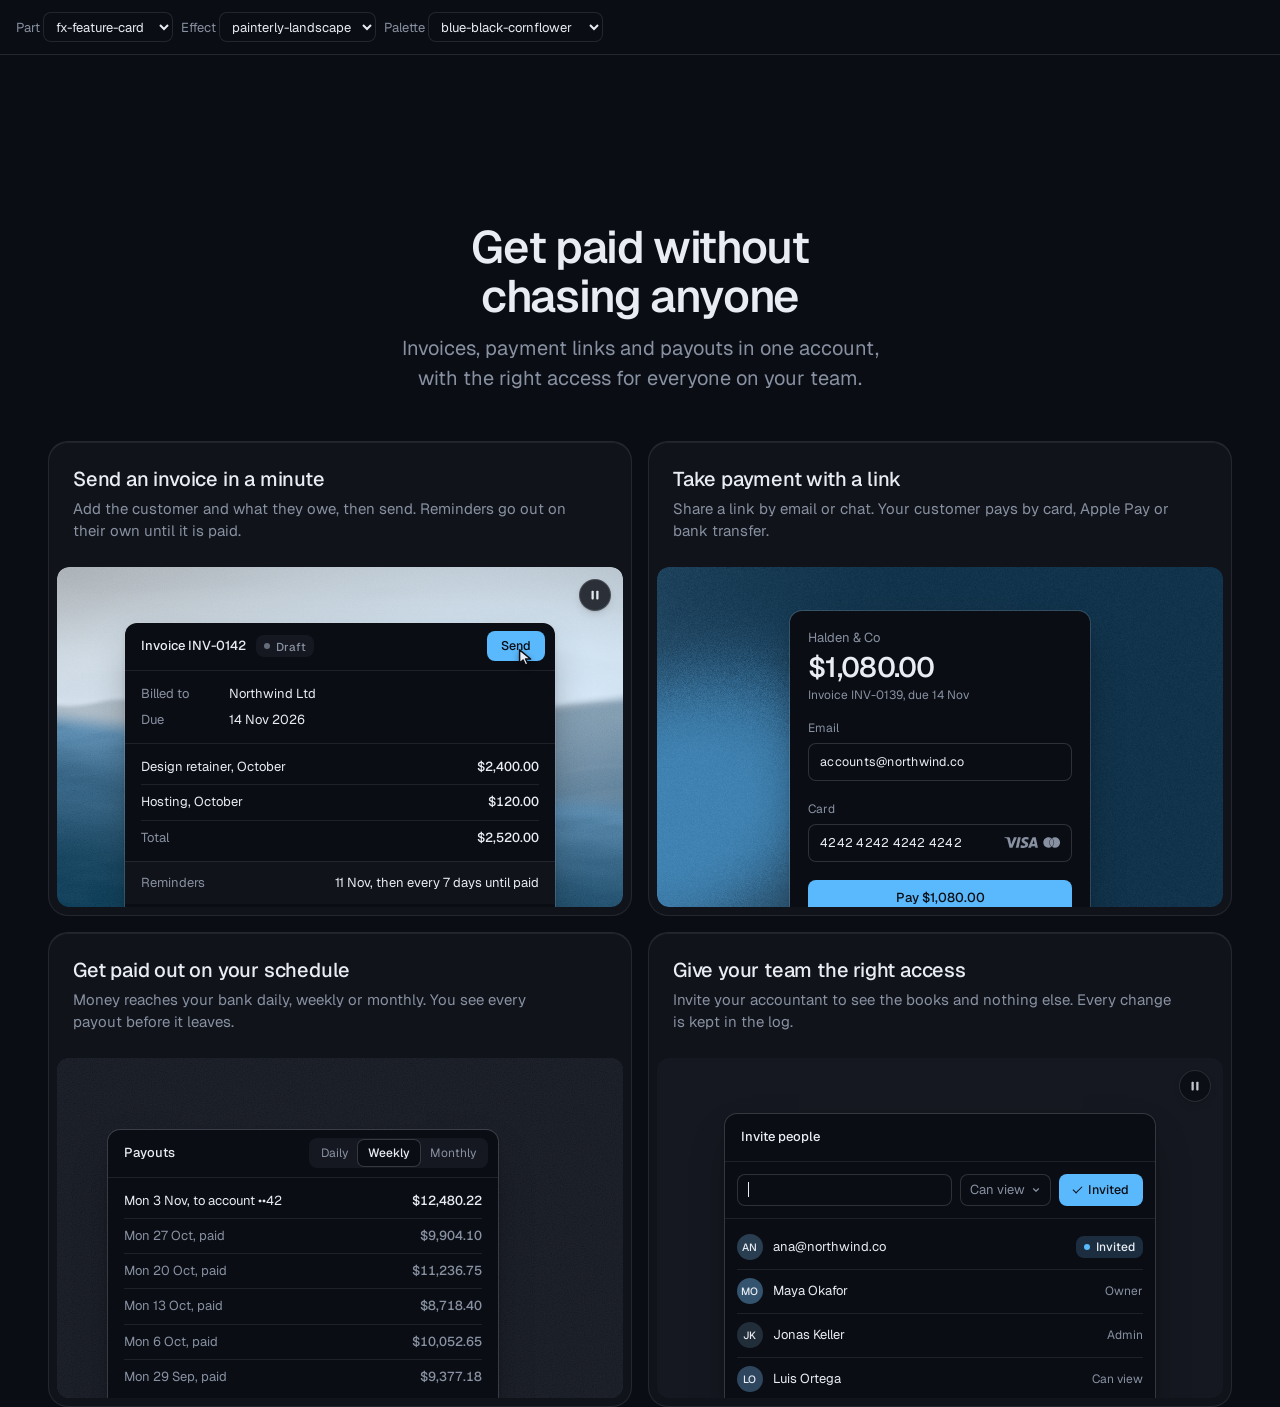
<file: .claude/skills/design-taste-frontend/assets/components/_lab.html>
<!doctype html>
<html lang="en" data-radius="soft">
<head>
<script>window.__tpGlMax = 16;   /* a gallery shows many live effects at once; a page of a site keeps the default 4 (fx.js) */</script>
<meta charset="utf-8">
<meta name="viewport" content="width=device-width, initial-scale=1">
<title>Component lab</title>
<link rel="preconnect" href="https://fonts.googleapis.com">
<link rel="preconnect" href="https://fonts.gstatic.com" crossorigin>
<link href="https://fonts.googleapis.com/css2?family=Geist:wght@100..900&family=Geist+Mono:wght@400..600&display=swap" rel="stylesheet">
<link rel="stylesheet" href="../system.css">
<link rel="stylesheet" href="./base.css">
<style>
  /* one component on its own, with a chosen effect (or object) and palette:
     _lab.html?c=fx-chart&fx=ruled-grounds&palette=white-link-blue&w=640 */
  :root { --font-display: "Geist", system-ui, sans-serif; --font-text: "Geist", system-ui, sans-serif; --font-mono: "Geist Mono", ui-monospace, monospace; --display-weight: 560; --display-tracking: -0.03em; }
  body { min-height: 100vh; margin: 0; }
  .bar { display: flex; flex-wrap: wrap; gap: 8px; align-items: center; padding: 12px 16px; border-bottom: 1px solid var(--line); font: 13px/1.4 var(--font-text); color: var(--muted); }
  .bar select { font: inherit; color: var(--ink); background: var(--bg); border: 1px solid var(--line); border-radius: var(--r-sm); height: 30px; padding: 0 8px; }
  .stage { padding: clamp(16px, 4vw, 48px); margin-inline: auto; }
</style>
</head>
<body>
<div class="bar">
  <label>Part <select id="c"></select></label>
  <label>Effect <select id="fx"></select></label>
  <label>Palette <select id="pal"></select></label>
</div>
<main class="stage" id="stage"></main>
<script type="module">
  import fx from '../effects/fx.js';
  const PARTS = ['fx-feature-card', 'fx-dither-object', 'fx-headline', 'fx-button', 'fx-prompt', 'fx-icon-tiles', 'fx-stat', 'fx-globe', 'fx-map', 'fx-chart', 'fx-bars', 'fx-band', 'fx-spotlight', 'fx-photo', 'fx-avatar', 'fx-search', 'fx-logos', 'fx-tabs', 'fx-pricing', 'fx-progress'];
  const PALETTES = {
    'blue-black-cornflower': { bg: '#0a0d14', surface: '#131824', ink: '#e9edf3', muted: '#8891a1', accent: '#5ab9fc', accentInk: '#0a0d14' },
    'graphite-safety-orange': { bg: '#18191b', surface: '#222427', ink: '#eff0f1', muted: '#9c9ea3', accent: '#ff4a1f', accentInk: '#18191b' },
    'white-link-blue': { bg: '#ffffff', surface: '#f4f4f4', ink: '#111111', muted: '#6b6b6b', accent: '#1a4be0', accentInk: '#ffffff' },
    'moss-sand': { bg: '#ddd6c6', surface: '#d2cab8', ink: '#2a2a26', muted: '#59574e', accent: '#4f6238', accentInk: '#ffffff' },
    'cobalt-field': { bg: '#0034eb', surface: '#002fd6', ink: '#ffffff', muted: '#dfe4f2', accent: '#e9e34a', accentInk: '#111111' },
  };
  const q = new URLSearchParams(location.search);
  const part = PARTS.includes(q.get('c')) ? q.get('c') : PARTS[0];
  const palId = PALETTES[q.get('palette')] ? q.get('palette') : 'blue-black-cornflower';
  const p = PALETTES[palId];
  const s = document.documentElement.style;
  const action = fx.color.contrast(p.accent, p.bg) >= 2.2 ? p.accent : p.ink;
  Object.entries({ '--p-bg': p.bg, '--p-surface': p.surface, '--p-ink': p.ink, '--p-muted': p.muted, '--p-accent': p.accent, '--p-accent-ink': p.accentInk, '--p-action': action, '--p-action-ink': action === p.accent ? p.accentInk : p.bg }).forEach(([k, v]) => s.setProperty(k, v));
  s.colorScheme = fx.color.isDark(p.bg) ? 'dark' : 'light';
  if (q.has('fallback')) fx.config.forceFallback = true;
  // one part at a time: at most 4 live WebGL contexts on this page
  fx.config.maxLive = 4;
  if (q.has('w')) document.getElementById('stage').style.maxWidth = q.get('w') + 'px';

  const base = `./${part}/`;
  const [meta, html, mod] = await Promise.all([fetch(base + 'meta.json').then(r => r.json()), fetch(base + 'component.html').then(r => r.text()), import(base + 'component.js')]);
  const link = Object.assign(document.createElement('link'), { rel: 'stylesheet', href: base + 'component.css' });
  document.head.append(link);
  await new Promise(r => { link.onload = link.onerror = r; });
  const choices = meta.effects?.length ? meta.effects : meta.objects || [];
  const chosen = choices.includes(q.get('fx')) ? q.get('fx') : meta.default;
  const stage = document.getElementById('stage');
  stage.innerHTML = html;
  const root = stage.firstElementChild;
  // the chosen effect goes where the part reads it: data-cx-object, data-cx-fill, or data-cx-effect on the root
  // the dither object: one figure set to the chosen object (one live object, as on a page); no caption under it
  if (meta.objects) {
    const fig = root.matches('[data-cx-object]') ? root : root.querySelector('[data-cx-object]');
    fig.dataset.cxObject = chosen;
    if (q.get('render') === 'studio') fig.dataset.cxRender = 'studio';
    fig.querySelector('.cx-obj__stage').removeAttribute('aria-label');
    fig.style.maxWidth = '720px';
  }
  // without ?fx= the markup keeps its own effects (the feature card mixes a landscape and a grain: setting
  // the default on every panel would paint the grain panel as a landscape too)
  else if (!choices.includes(q.get('fx'))) { /* as written */ }
  else if (root.querySelector('[data-cx-fill]')) root.querySelectorAll('[data-cx-fill]').forEach(el => { el.dataset.cxFill = chosen; });
  else if (root.querySelector('[data-cx-effect]')) root.querySelectorAll('[data-cx-effect]').forEach(el => { el.dataset.cxEffect = chosen; });
  else root.dataset.cxEffect = chosen;
  // the map draws its baked streets; an effect named with ?fx= shows its fallback ground (no map data) instead
  if (part === 'fx-map' && choices.includes(q.get('fx'))) delete root.dataset.cxMap;
  await document.fonts.ready;
  window.__part = mod.default(root);
  setTimeout(() => { document.documentElement.dataset.ready = '1'; }, 1200);

  const fill = (sel, list, cur, key) => {
    const el = document.getElementById(sel);
    el.innerHTML = list.map(v => `<option${v === cur ? ' selected' : ''}>${v}</option>`).join('');
    el.addEventListener('change', () => { q.set(key, el.value); if (key === 'c') q.delete('fx'); location.search = q.toString(); });
  };
  fill('c', PARTS, part, 'c');
  // a part whose default is none (the map's streets, the photograph as it is) lists none first, so the
  // select never shows an effect that is not on
  fill('fx', meta.default === 'none' ? ['none', ...choices] : choices, chosen, 'fx');
  fill('pal', Object.keys(PALETTES), palId, 'palette');
</script>
</body>
</html>
</file>
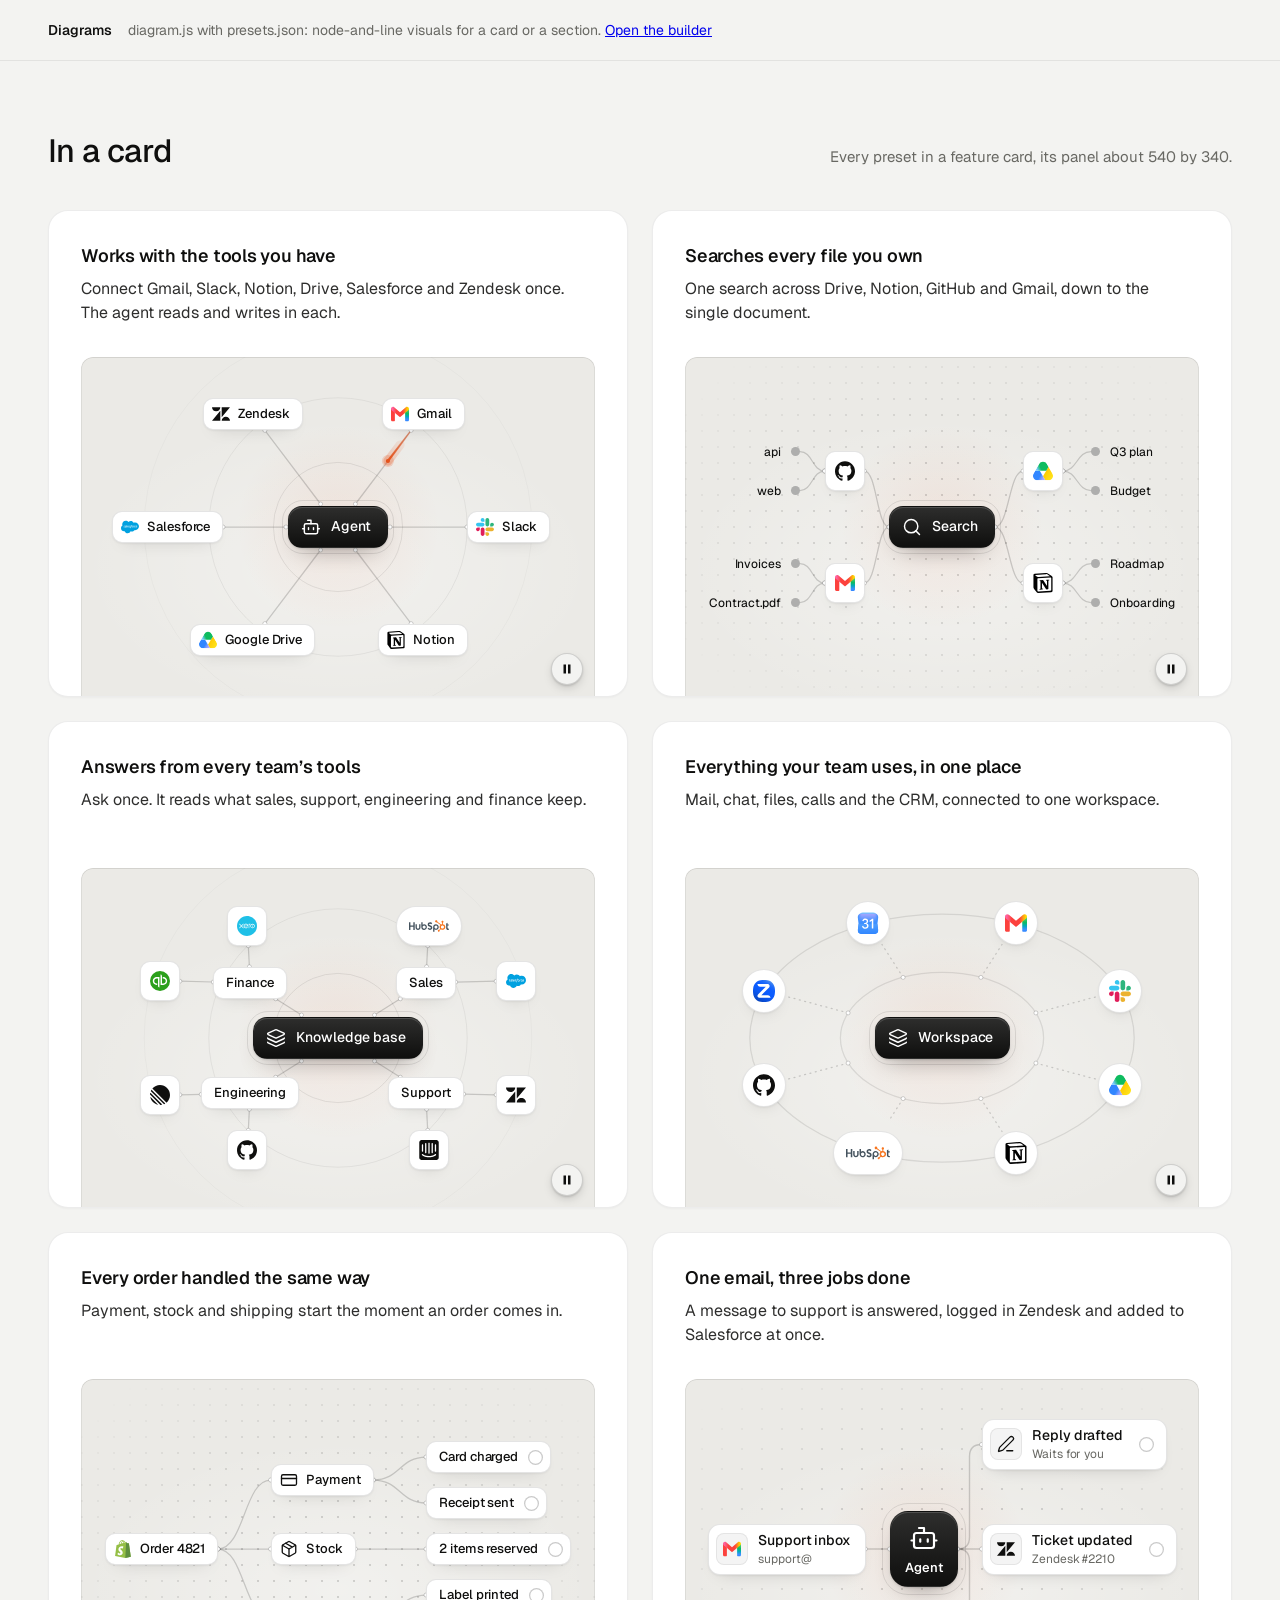
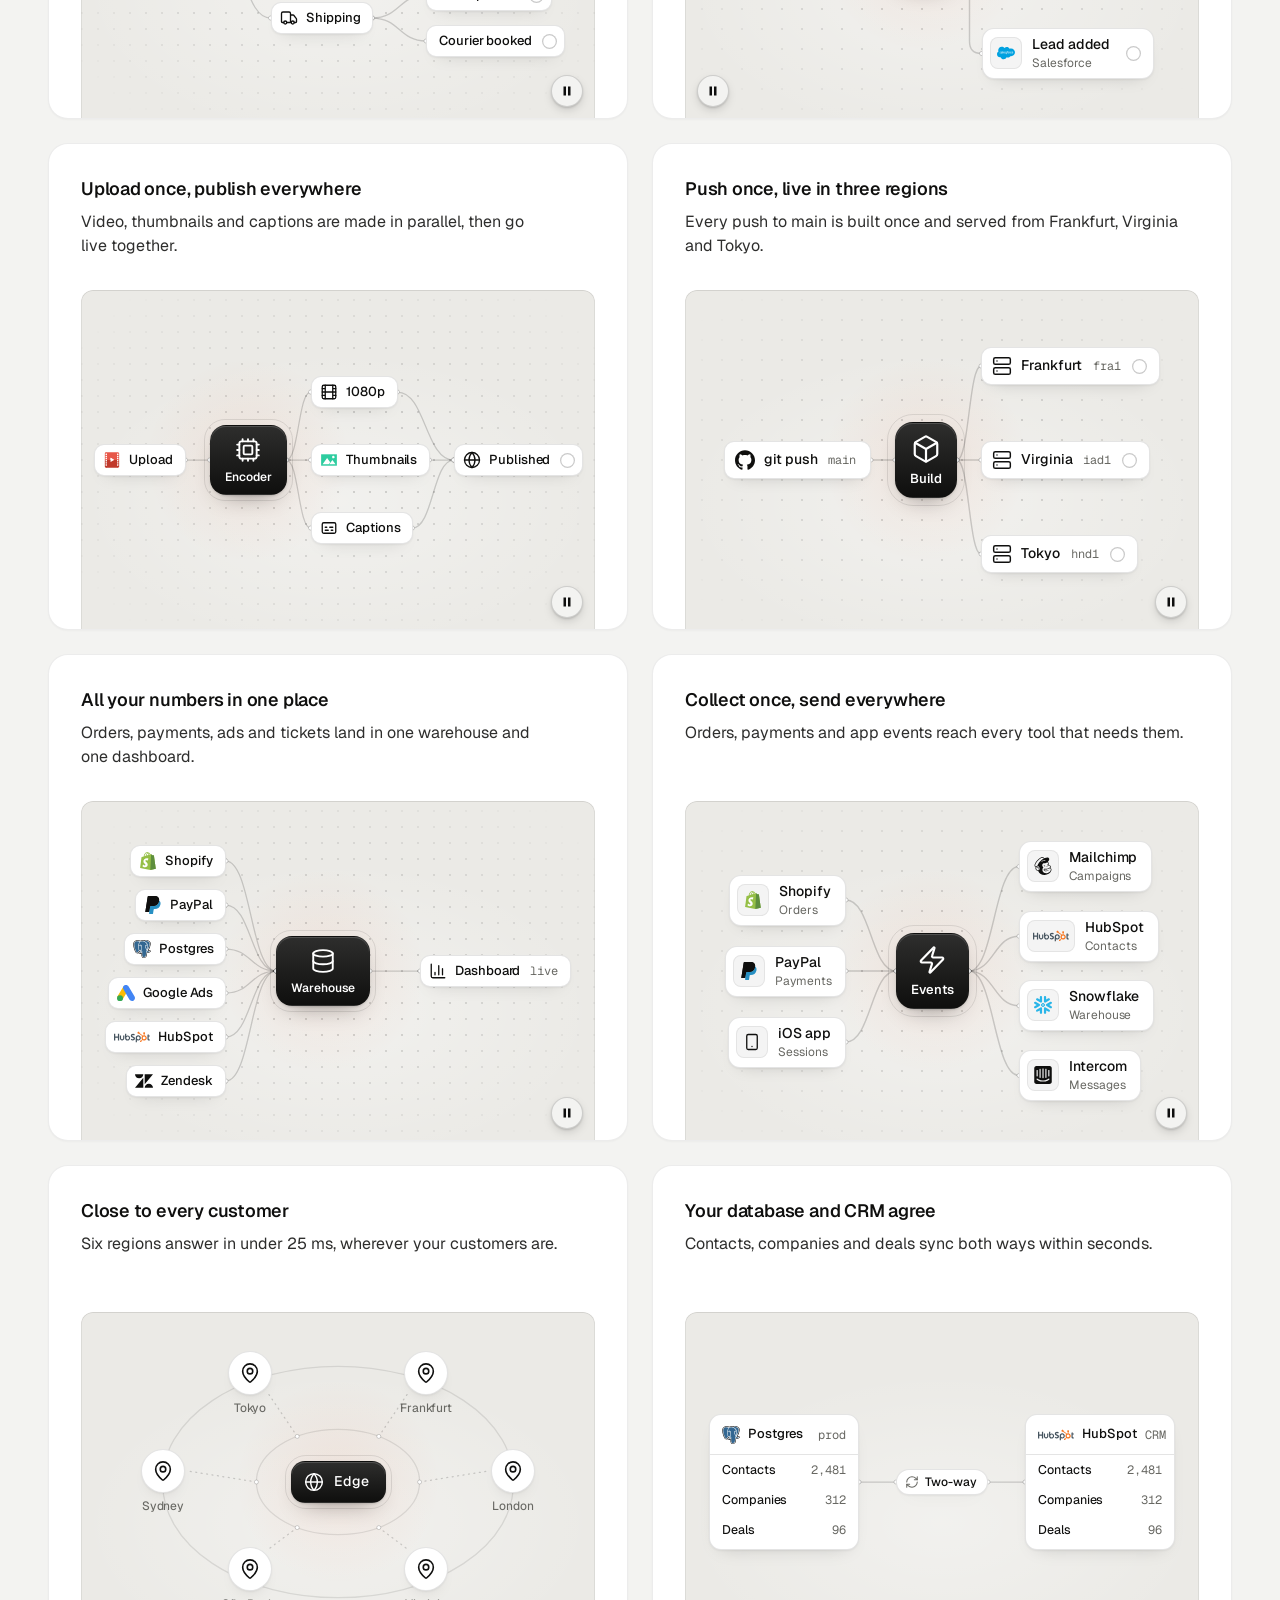
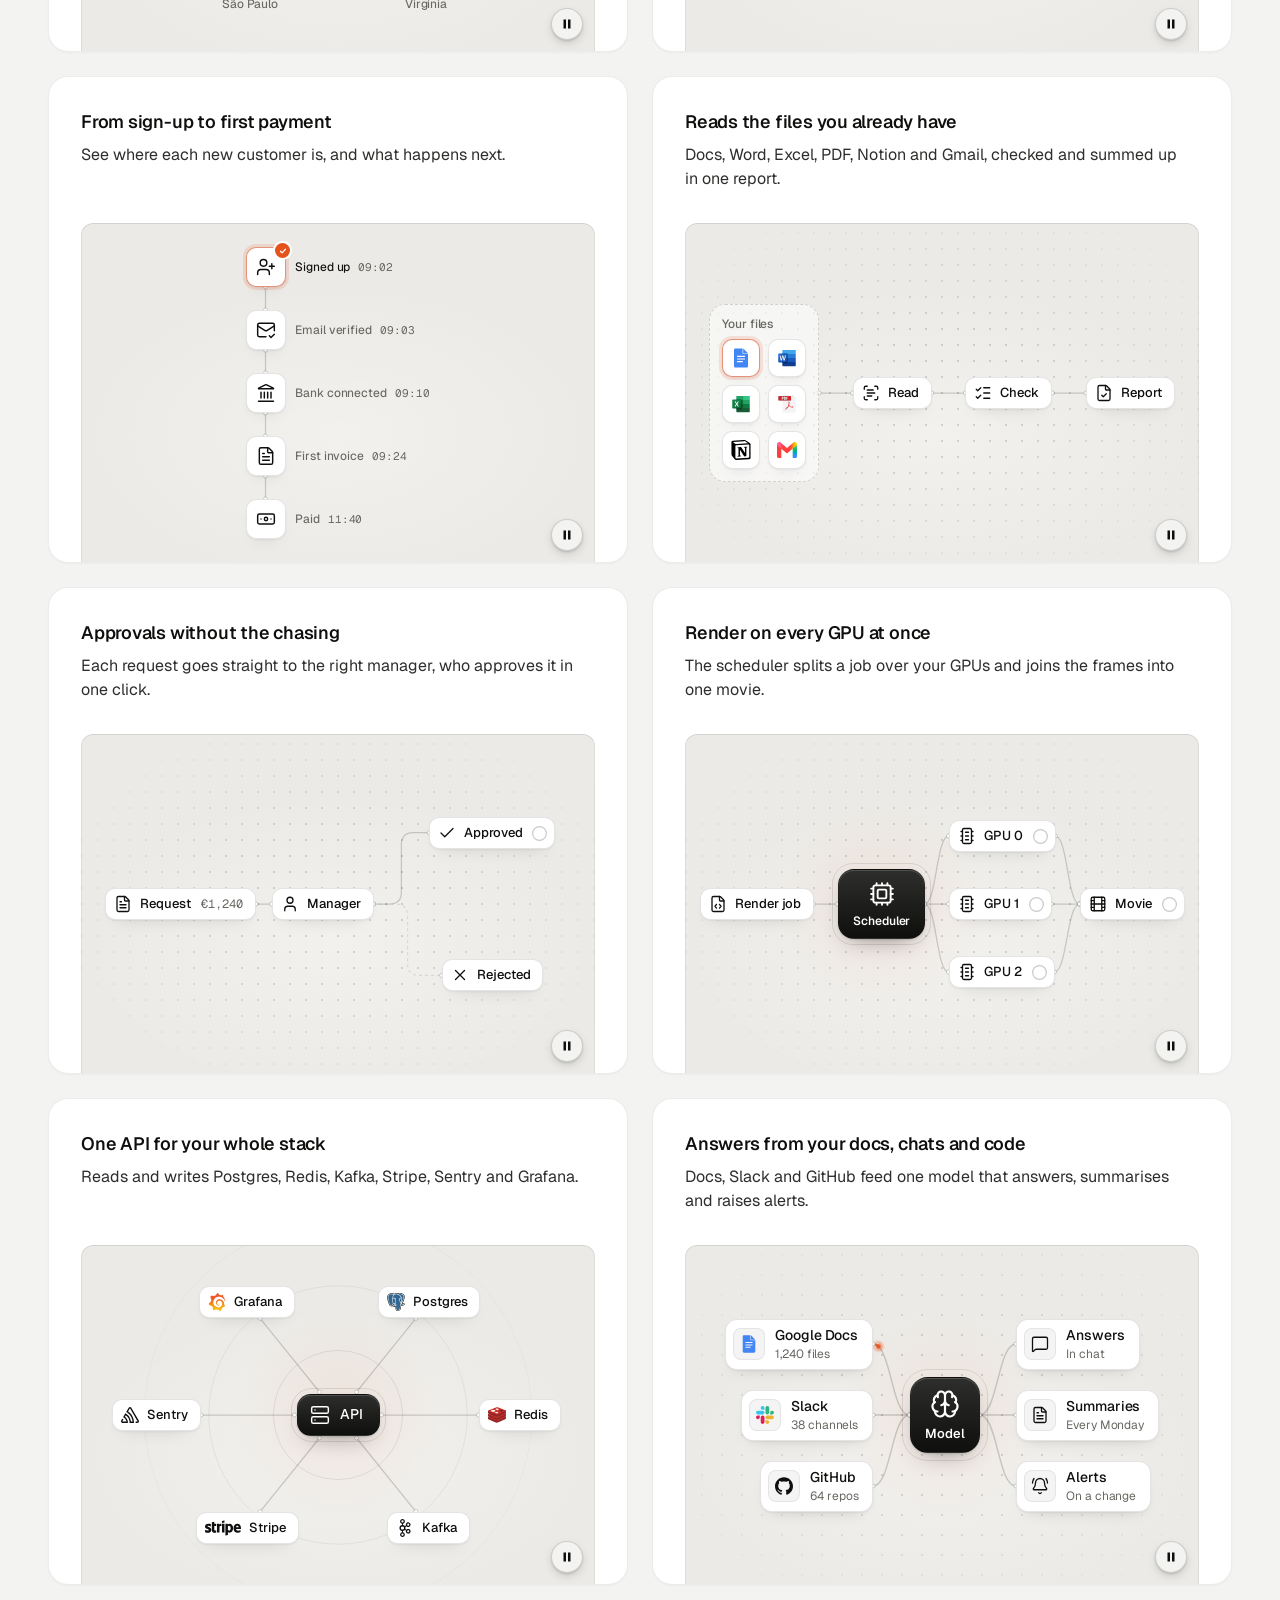
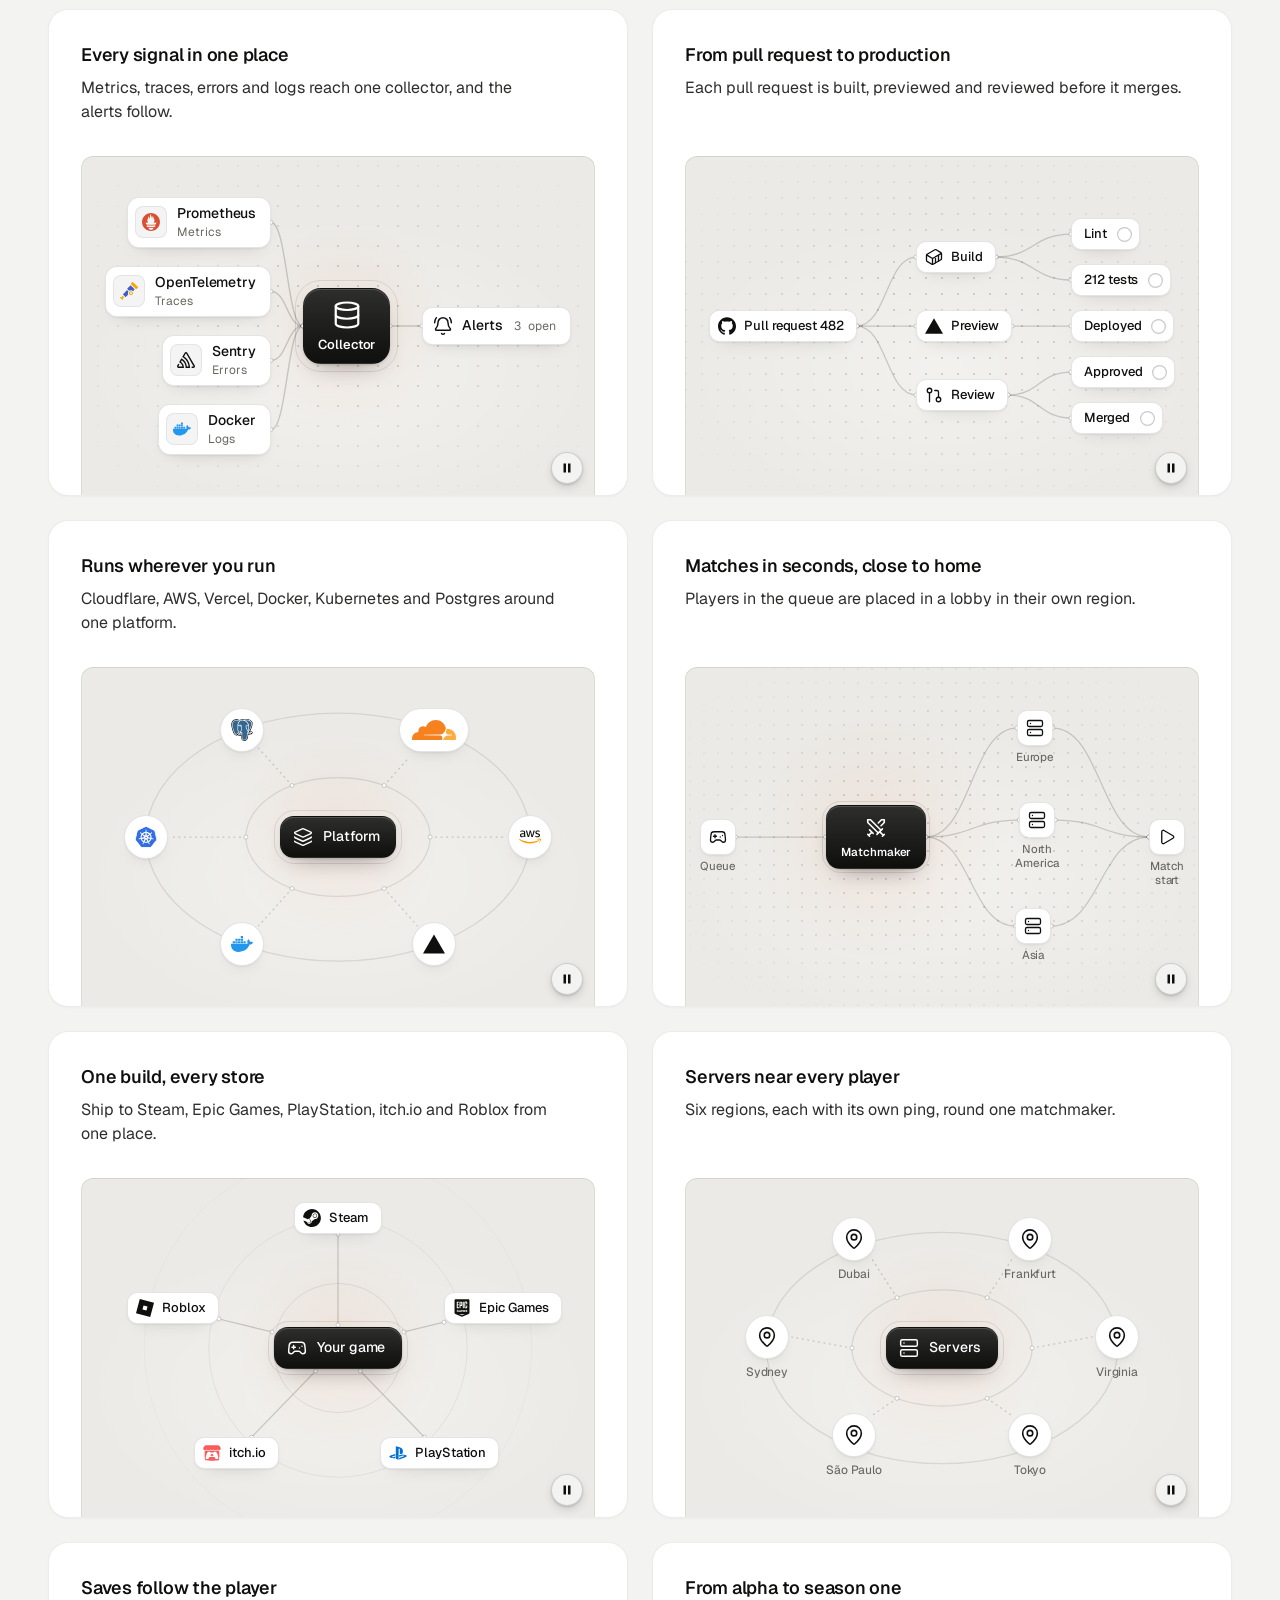
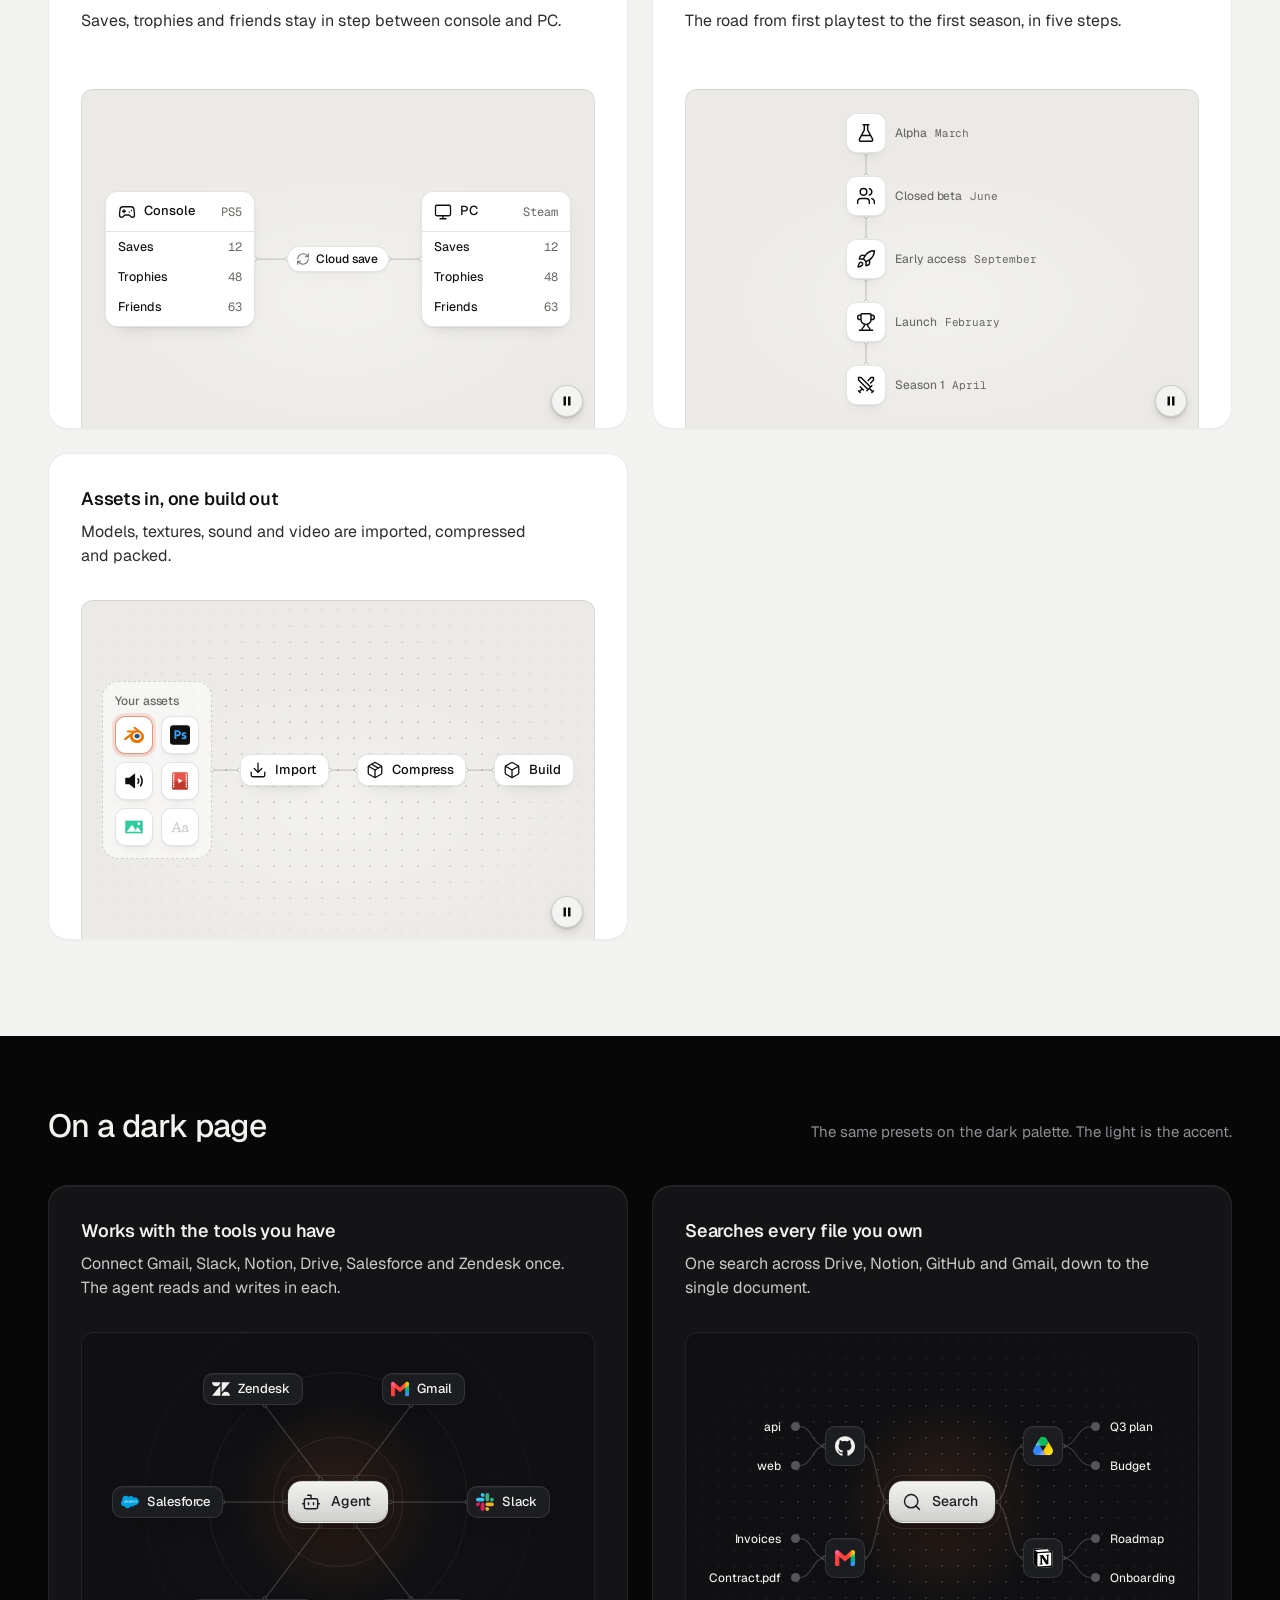
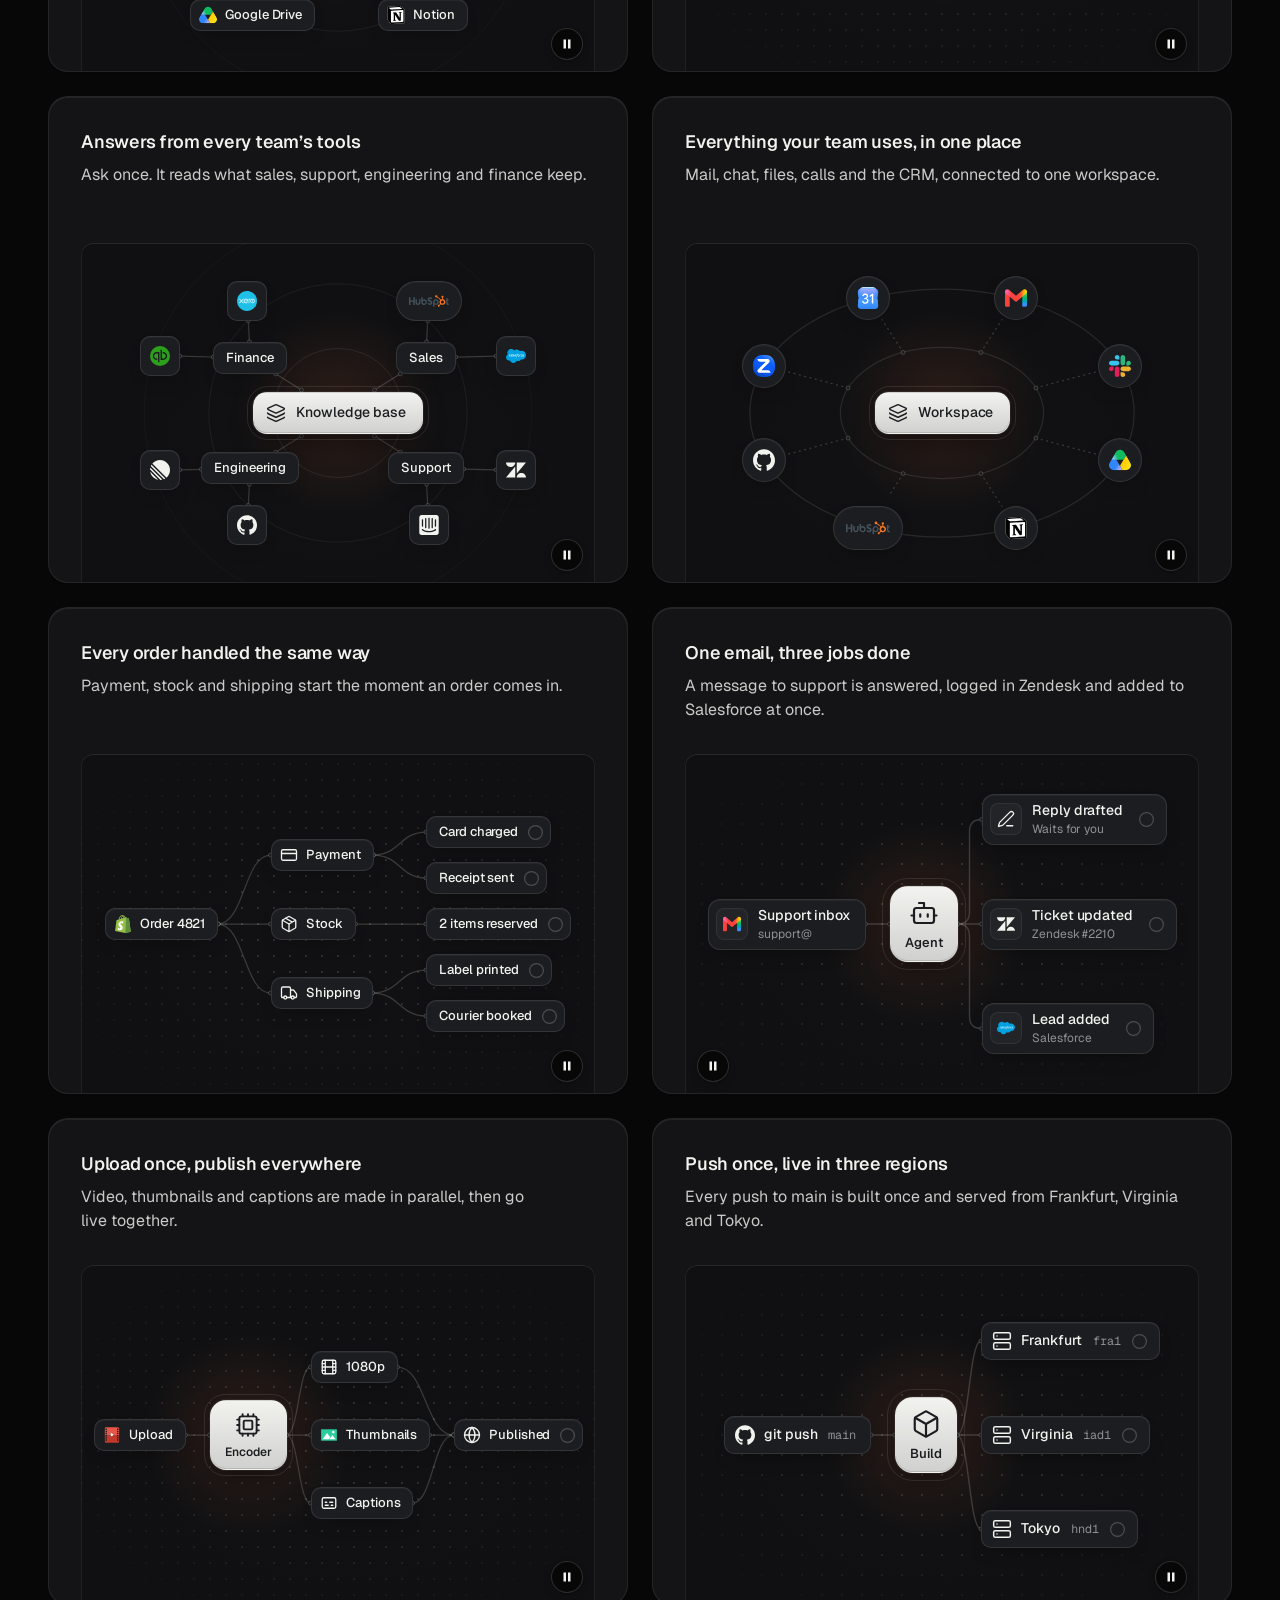
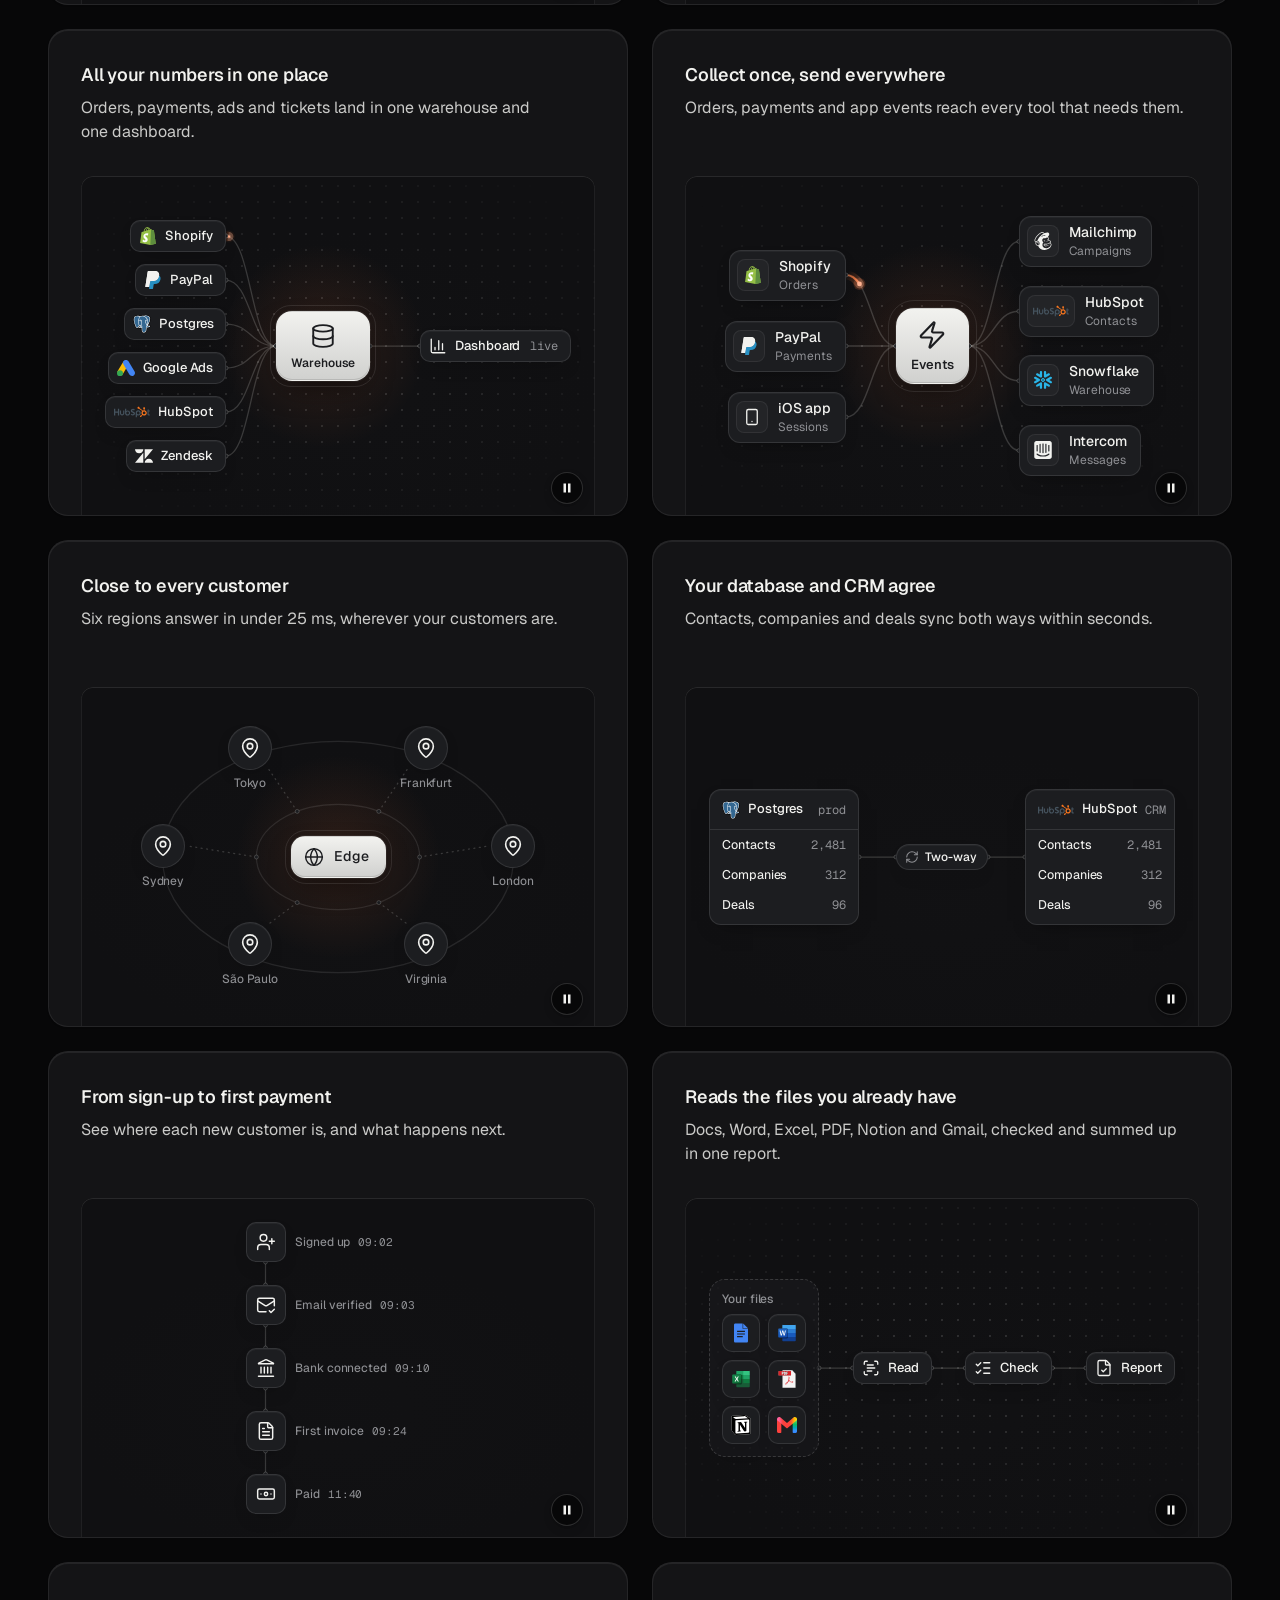
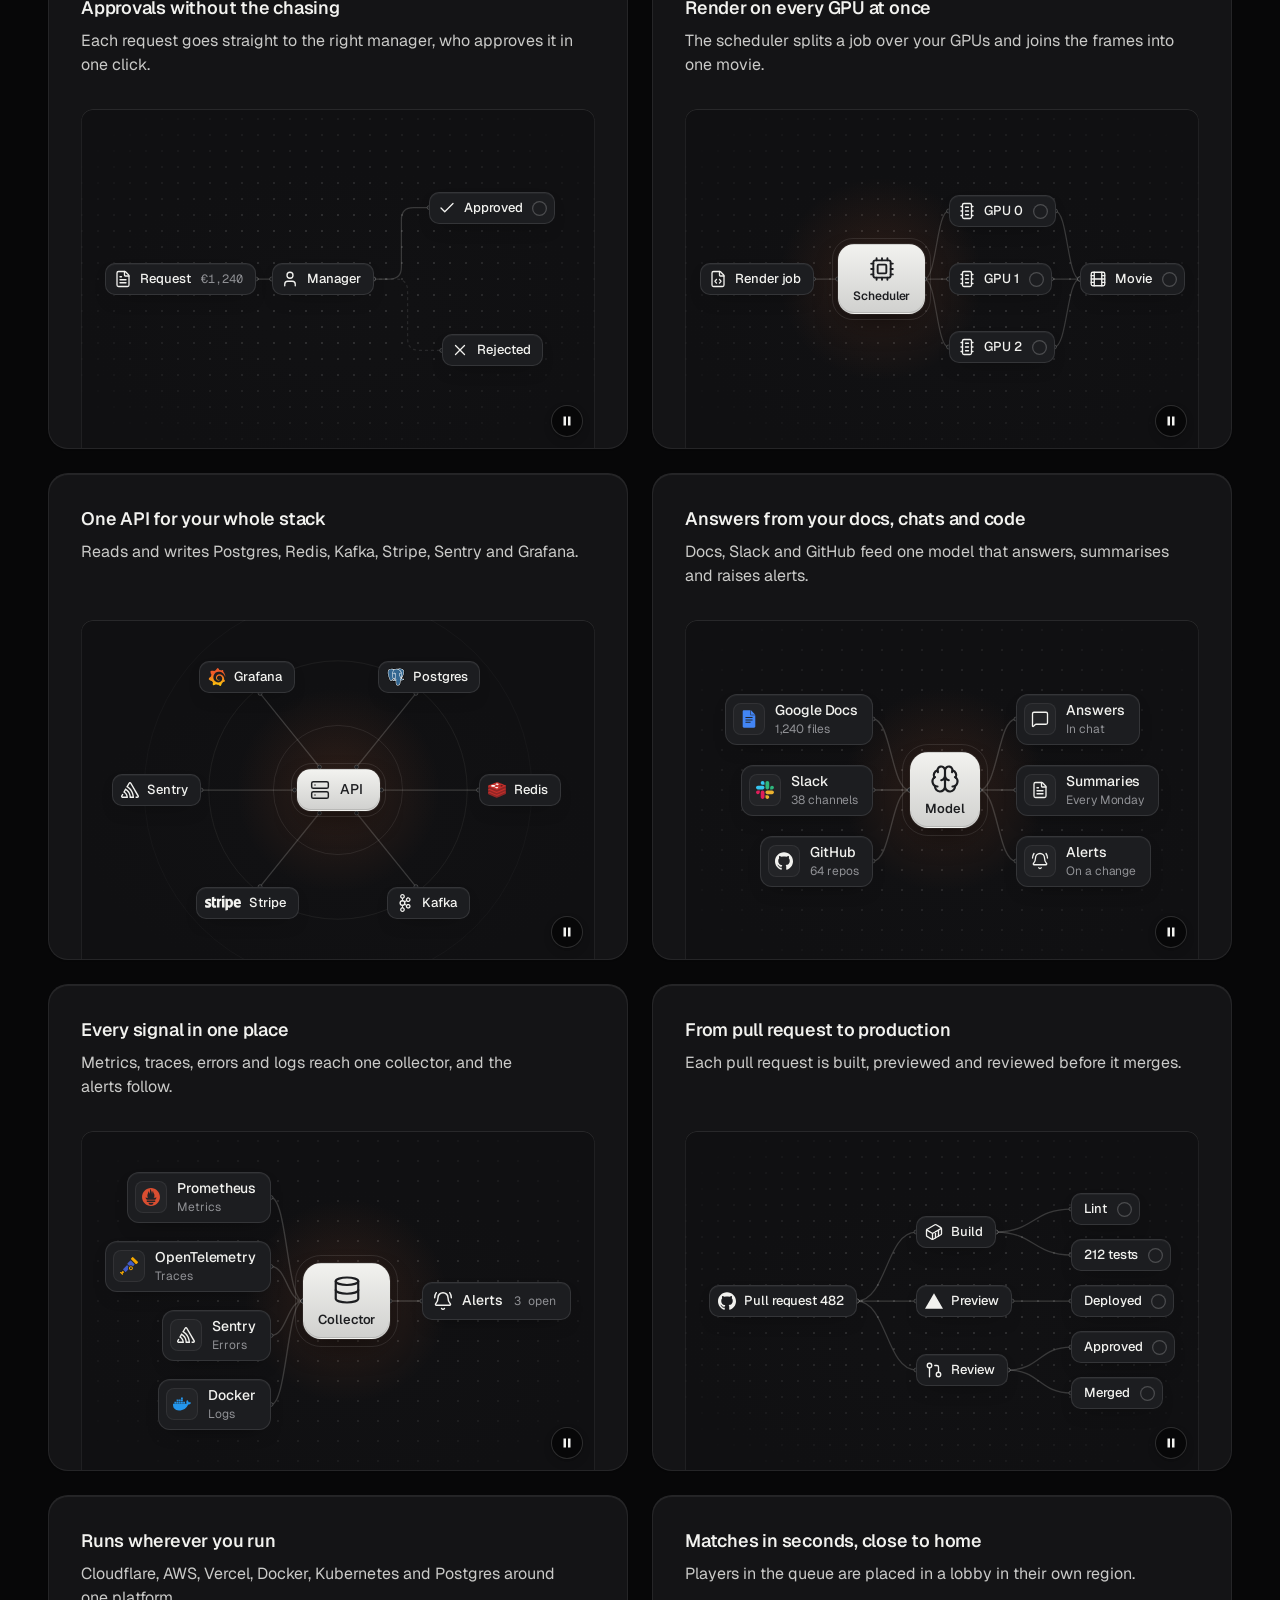
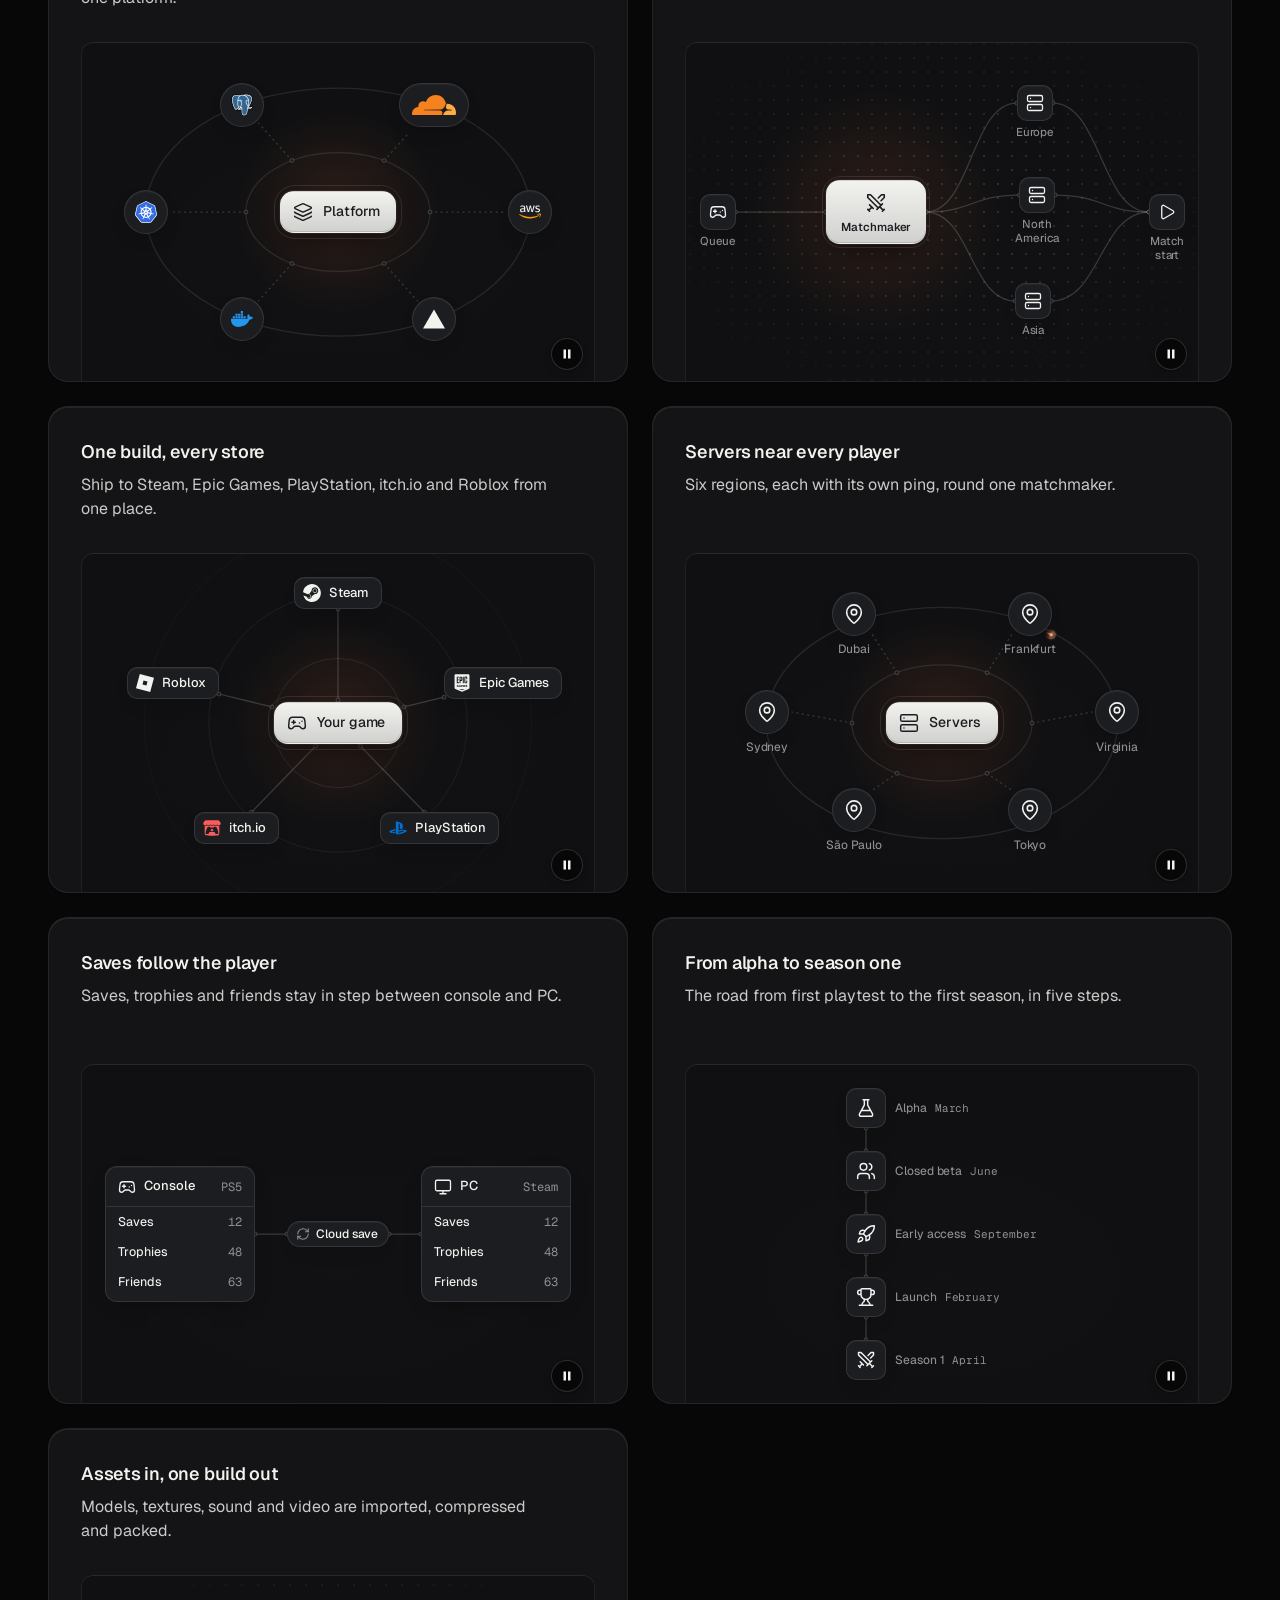
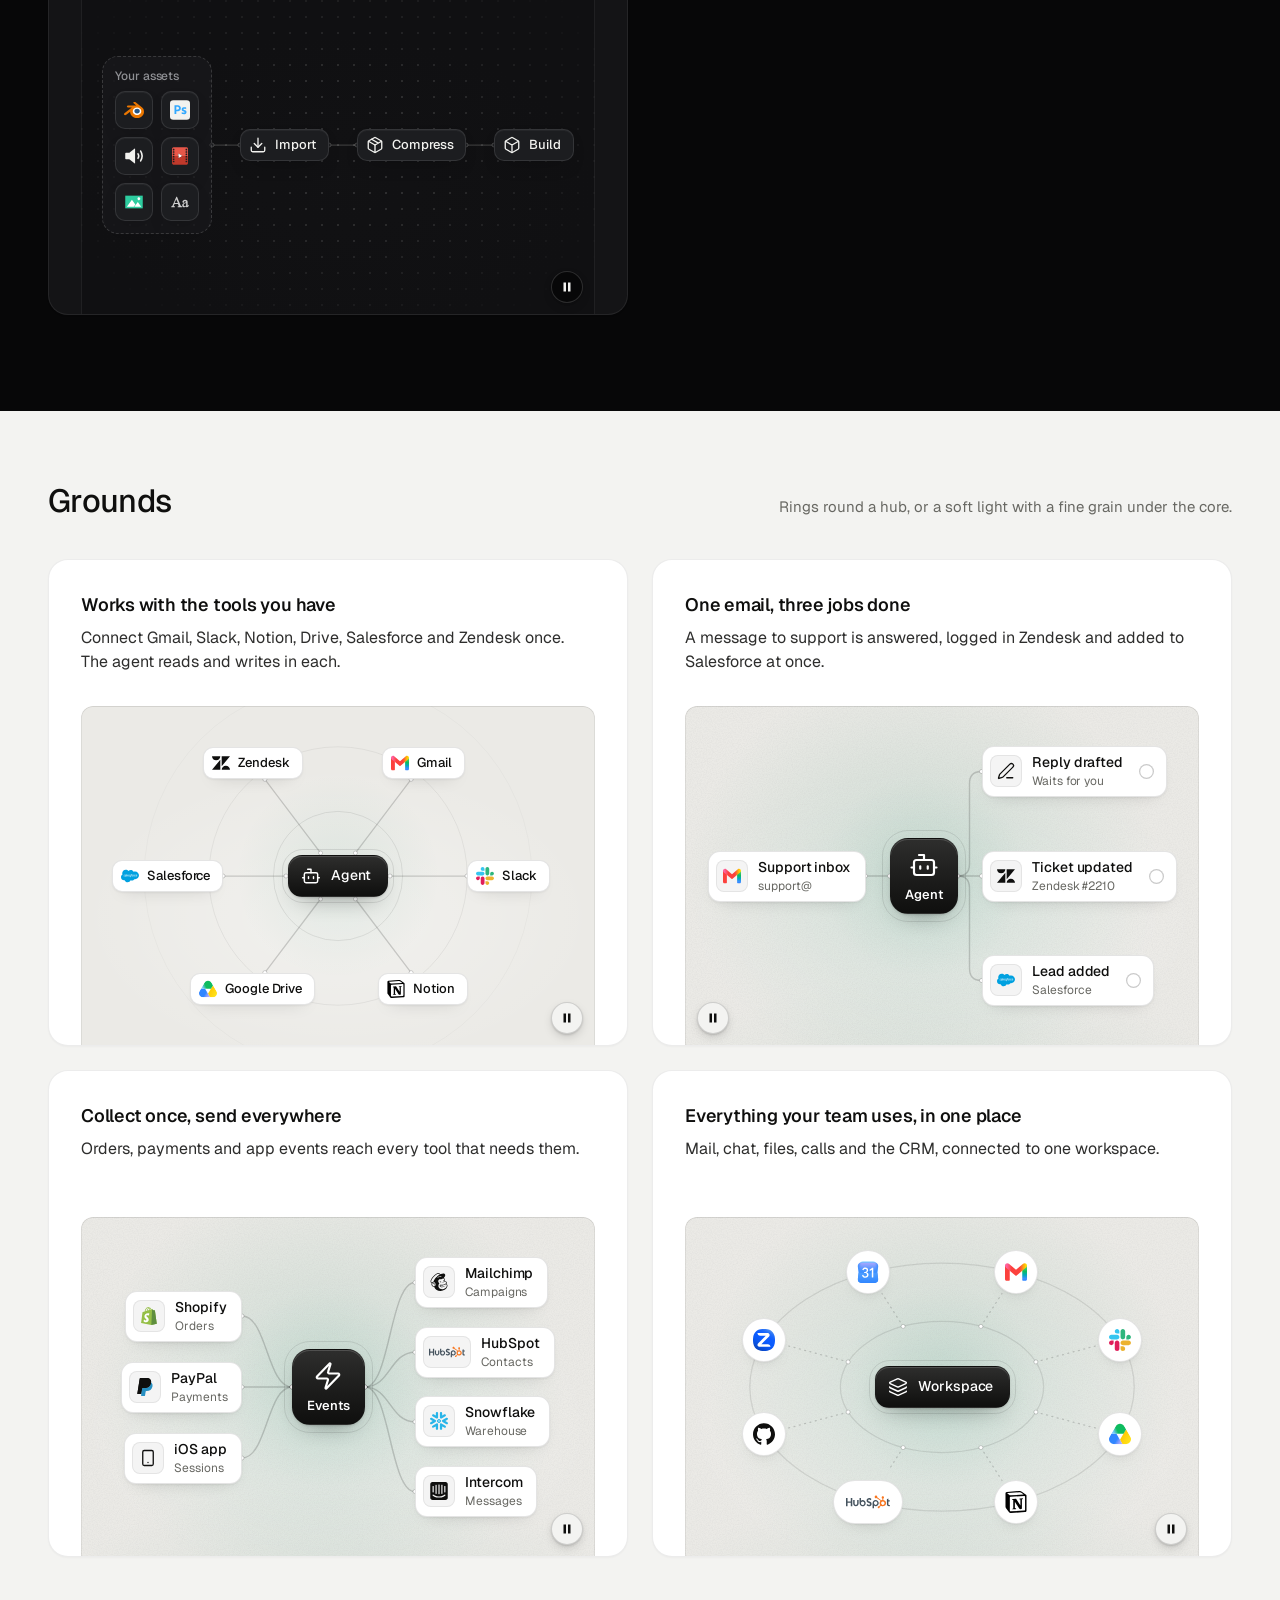
<file: .claude/skills/design-taste-frontend/assets/diagrams/demo.html>
<!doctype html>
<html lang="en">
<head>
<meta charset="utf-8">
<meta name="viewport" content="width=device-width, initial-scale=1">
<title>Diagrams</title>
<link rel="preconnect" href="https://fonts.googleapis.com">
<link rel="preconnect" href="https://fonts.gstatic.com" crossorigin>
<link href="https://fonts.googleapis.com/css2?family=Geist:wght@300..700&family=Geist+Mono:wght@400;500&display=swap" rel="stylesheet">
<link rel="stylesheet" href="../ui/cards.css">
<link rel="stylesheet" href="diagram.css">
<style>
  /* two page palettes (the same as assets/ui/cards.html); every colour of the cards and the diagrams
     comes from these */
  :root {
    --font-text: "Geist", system-ui, sans-serif;
    --font-display: "Geist", system-ui, sans-serif;
    --font-mono: "Geist Mono", ui-monospace, monospace;
  }
  [data-theme="light"] {
    --bg: #f3f3f1; --card: #ffffff; --ink: #0f0f0e; --muted: #686863; --accent: #e5531c; --accent-ink: #ffffff; --frag: #ffffff; --ground-bg: #ebeae6; --ground-accent: #dcd9d0;
  }
  [data-theme="light"][data-accent="blue"] { --accent: #2456e8; }
  [data-theme="light"][data-accent="green"] { --accent: #16825d; }
  [data-theme="dark"] {
    --bg: #070708; --card: #141416; --ink: #f2f2ef; --muted: #8f9094; --accent: #ff7a3c; --accent-ink: #120c08; --frag: #1c1d20; --ground-bg: #101012; --ground-accent: #232326;
  }
  [data-theme="dark"][data-accent="white"] { --accent: #f2f2ef; --accent-ink: #0b0b0c; }
  [data-theme="dark"][data-accent="green"] { --accent: #3ccf8e; --accent-ink: #06130d; }
  * { box-sizing: border-box; }
  html, body { margin: 0; }
  body { font-family: var(--font-text); background: #f3f3f1; color: #0f0f0e; -webkit-font-smoothing: antialiased; }
  .set { background: var(--bg); color: var(--ink); padding: 72px 0 96px; }
  .wrap { max-width: 1232px; margin: 0 auto; padding: 0 24px; }
  .head { display: flex; align-items: baseline; justify-content: space-between; gap: 24px; margin-bottom: 40px; }
  .head h2 { margin: 0; font: 500 32px/1.15 var(--font-display); letter-spacing: -0.02em; }
  .head p { margin: 0; color: var(--muted); font-size: 15px; max-width: 46ch; }
  .grid { display: grid; grid-template-columns: repeat(2, minmax(0, 1fr)); gap: 24px; }
  .grid--one { grid-template-columns: minmax(0, 1fr); }
  /* the panel heights of the brief: a card panel about 340 high, a section panel 560 */
  .card > .panel { --p-h: 340px; }
  .card--wide > .panel { --p-h: 560px; }
  .item { display: flex; flex-direction: column; gap: 10px; min-width: 0; }
  .item > .card { flex: 1; }
  .item > code { font: 400 12px/1 var(--font-mono); color: var(--muted); padding-left: 4px; }
  .top { background: #f3f3f1; border-bottom: 1px solid rgb(0 0 0 / .07); }
  .top .wrap { display: flex; align-items: center; gap: 16px; height: 60px; font-size: 14px; }
  .top b { font-weight: 560; }
  .top span { color: #686863; }
  /* a held moment (?dg=rest or mid) shows its end state at once, for screenshots */
  .dg-hold .dg *, .dg-hold .dg *::before, .dg-hold .dg *::after { transition: none !important; animation: none !important; }
  @media (max-width: 1023px) { .grid { grid-template-columns: minmax(0, 1fr); } }
  @media (max-width: 639px) {
    .set { padding: 48px 0 64px; }
    .wrap { padding: 0 16px; }
    .head { flex-direction: column; gap: 8px; margin-bottom: 28px; }
    .head h2 { font-size: 26px; }
    .card > .panel { --p-h: 300px; }
    .card--wide > .panel { --p-h: 420px; }
  }
</style>
</head>
<body data-icon-base="../icons/demo/">
<!-- icons load from ../icons/demo/ (every curated icon, written by scripts/icons.mjs fetch --all). A real page loads them from assets/icons/, filled once with:
     node scripts/icons.mjs scan index.html --out assets/icons -->
<header class="top"><div class="wrap"><b>Diagrams</b><span>diagram.js with presets.json: node-and-line visuals for a card or a section. <a href="lab.html">Open the builder</a></span></div></header>
<main id="sets"></main>

<script type="module">
  import dg from './diagram.js';

  // plain card copy for the demo only (a page writes its own)
  const COPY = {
    'hub-tools': ['Works with the tools you have', 'Connect Gmail, Slack, Notion, Drive, Salesforce and Zendesk once. The agent reads and writes in each.'],
    'hub-branches': ['Searches every file you own', 'One search across Drive, Notion, GitHub and Gmail, down to the single document.'],
    'hub-web': ['Answers from every team’s tools', 'Ask once. It reads what sales, support, engineering and finance keep.'],
    'ring-apps': ['Everything your team uses, in one place', 'Mail, chat, files, calls and the CRM, connected to one workspace.'],
    'tree-orders': ['Every order handled the same way', 'Payment, stock and shipping start the moment an order comes in.'],
    'lanes-agent': ['One email, three jobs done', 'A message to support is answered, logged in Zendesk and added to Salesforce at once.'],
    'lanes-media': ['Upload once, publish everywhere', 'Video, thumbnails and captions are made in parallel, then go live together.'],
    'lanes-deploy': ['Push once, live in three regions', 'Every push to main is built once and served from Frankfurt, Virginia and Tokyo.'],
    'fanin-warehouse': ['All your numbers in one place', 'Orders, payments, ads and tickets land in one warehouse and one dashboard.'],
    'bowtie-events': ['Collect once, send everywhere', 'Orders, payments and app events reach every tool that needs them.'],
    'ring-regions': ['Close to every customer', 'Six regions answer in under 25 ms, wherever your customers are.'],
    'sync-crm': ['Your database and CRM agree', 'Contacts, companies and deals sync both ways within seconds.'],
    'timeline-onboarding': ['From sign-up to first payment', 'See where each new customer is, and what happens next.'],
    'grid-documents': ['Reads the files you already have', 'Docs, Word, Excel, PDF, Notion and Gmail, checked and summed up in one report.'],
    'free-approval': ['Approvals without the chasing', 'Each request goes straight to the right manager, who approves it in one click.'],
    'lanes-render': ['Render on every GPU at once', 'The scheduler splits a job over your GPUs and joins the frames into one movie.'],
    'hub-stack': ['One API for your whole stack', 'Reads and writes Postgres, Redis, Kafka, Stripe, Sentry and Grafana.'],
    'bowtie-model': ['Answers from your docs, chats and code', 'Docs, Slack and GitHub feed one model that answers, summarises and raises alerts.'],
    'fanin-telemetry': ['Every signal in one place', 'Metrics, traces, errors and logs reach one collector, and the alerts follow.'],
    'tree-release': ['From pull request to production', 'Each pull request is built, previewed and reviewed before it merges.'],
    'ring-edge': ['Runs wherever you run', 'Cloudflare, AWS, Vercel, Docker, Kubernetes and Postgres around one platform.'],
    'lanes-matchmaking': ['Matches in seconds, close to home', 'Players in the queue are placed in a lobby in their own region.'],
    'hub-stores': ['One build, every store', 'Ship to Steam, Epic Games, PlayStation, itch.io and Roblox from one place.'],
    'ring-servers': ['Servers near every player', 'Six regions, each with its own ping, round one matchmaker.'],
    'sync-saves': ['Saves follow the player', 'Saves, trophies and friends stay in step between console and PC.'],
    'timeline-season': ['From alpha to season one', 'The road from first playtest to the first season, in five steps.'],
    'grid-assets': ['Assets in, one build out', 'Models, textures, sound and video are imported, compressed and packed.'],
  };
  const q = new URLSearchParams(location.search);
  const only = q.get('ids') ? q.get('ids').split(',') : null;
  const themes = q.get('theme') ? q.get('theme').split(',') : ['light', 'dark'];
  const type = q.get('type');                // software | tech | gaming | product | service
  const show = q.get('show') || 'all';      // all | cards | grounds | sections
  const groundAll = q.get('ground');         // ?ground=glow tries one ground on every card

  const presets = await dg.presets();
  const ids = Object.keys(presets).filter(id => (!only || only.includes(id)) && (!type || (presets[id].types || []).includes(type)));
  const root = document.getElementById('sets');

  const card = (id, cls = '', opts = null) => {
    const [t, p] = COPY[id] || [id, ''];
    const wrap = document.createElement('div');
    wrap.className = 'item';
    const a = document.createElement('article');
    a.className = 'card card--row ' + cls;
    a.innerHTML = `<h3></h3><p></p><div class="panel"><div class="dg" data-diagram="${id}"></div></div>`;
    a.querySelector('h3').textContent = t;
    a.querySelector('p').textContent = p;
    const o = { ...(opts || {}), ...(groundAll ? { ground: groundAll } : {}) };
    if (Object.keys(o).length) a.querySelector('.dg').dataset.diagramOpts = JSON.stringify(o);
    a.dataset.preset = id;
    wrap.append(a);
    if (q.get('labels')) { const code = document.createElement('code'); code.textContent = id + (o.ground ? ` · ground ${o.ground}` : ''); wrap.append(code); }
    return wrap;
  };
  const set = (theme, title, text, list, wideCards, accent) => {
    const sec = document.createElement('section');
    sec.className = 'set';
    sec.dataset.theme = theme;
    if (accent) sec.dataset.accent = accent;
    sec.innerHTML = `<div class="wrap"><div class="head"><h2></h2><p></p></div><div class="grid${wideCards ? ' grid--one' : ''}"></div></div>`;
    sec.querySelector('h2').textContent = title;
    sec.querySelector('.head p').textContent = text;
    const grid = sec.querySelector('.grid');
    list.forEach(x => { const [id, o] = Array.isArray(x) ? x : [x, null]; if (presets[id]) grid.appendChild(card(id, wideCards ? 'card--wide' : '', o)); });
    root.appendChild(sec);
  };
  if (show === 'all' || show === 'cards') {
    if (themes.includes('light')) set('light', 'In a card', 'Every preset in a feature card, its panel about 540 by 340.', ids);
    if (themes.includes('dark')) set('dark', 'On a dark page', 'The same presets on the dark palette. The light is the accent.', ids);
  }
  if (show === 'all' || show === 'grounds') {
    const g = [['hub-tools', { ground: 'rings' }], ['lanes-agent', { ground: 'glow' }], ['bowtie-events', { ground: 'glow dots' }], ['ring-apps', { ground: 'glow' }]]
      .filter(([id]) => !only || only.includes(id));
    if (themes.includes('light')) set('light', 'Grounds', 'Rings round a hub, or a soft light with a fine grain under the core.', g, false, 'green');
    if (themes.includes('dark')) set('dark', 'Grounds, dark', 'The same grounds on the dark palette.', g, false, 'green');
  }
  if (show === 'all' || show === 'sections') {
    const wl = ['lanes-agent', 'bowtie-events'].filter(id => !only || only.includes(id));
    const wd = ['hub-branches', 'sync-crm'].filter(id => !only || only.includes(id));
    if (themes.includes('light')) set('light', 'In a section', 'The same specs at section size, about 1170 by 560. Nodes with a line become cards.', wl, true, 'blue');
    if (themes.includes('dark')) set('dark', 'Section, dark', 'A white light on the dark palette.', wd, true, 'white');
  }

  const all = await dg.auto(document);
  window.__dg = all;
  await document.fonts.ready;
  await dg.ready();
  // ?dg=rest holds every diagram at rest, ?dg=mid at its busiest moment (screenshots)
  const hold = q.get('dg');
  if (hold) { document.documentElement.classList.add('dg-hold'); all.forEach(d => d.seek(hold === 'rest' ? d.T - 0.05 : d.stillT)); }
  requestAnimationFrame(() => { document.documentElement.dataset.ready = '1'; });
</script>
</body>
</html>
</file>
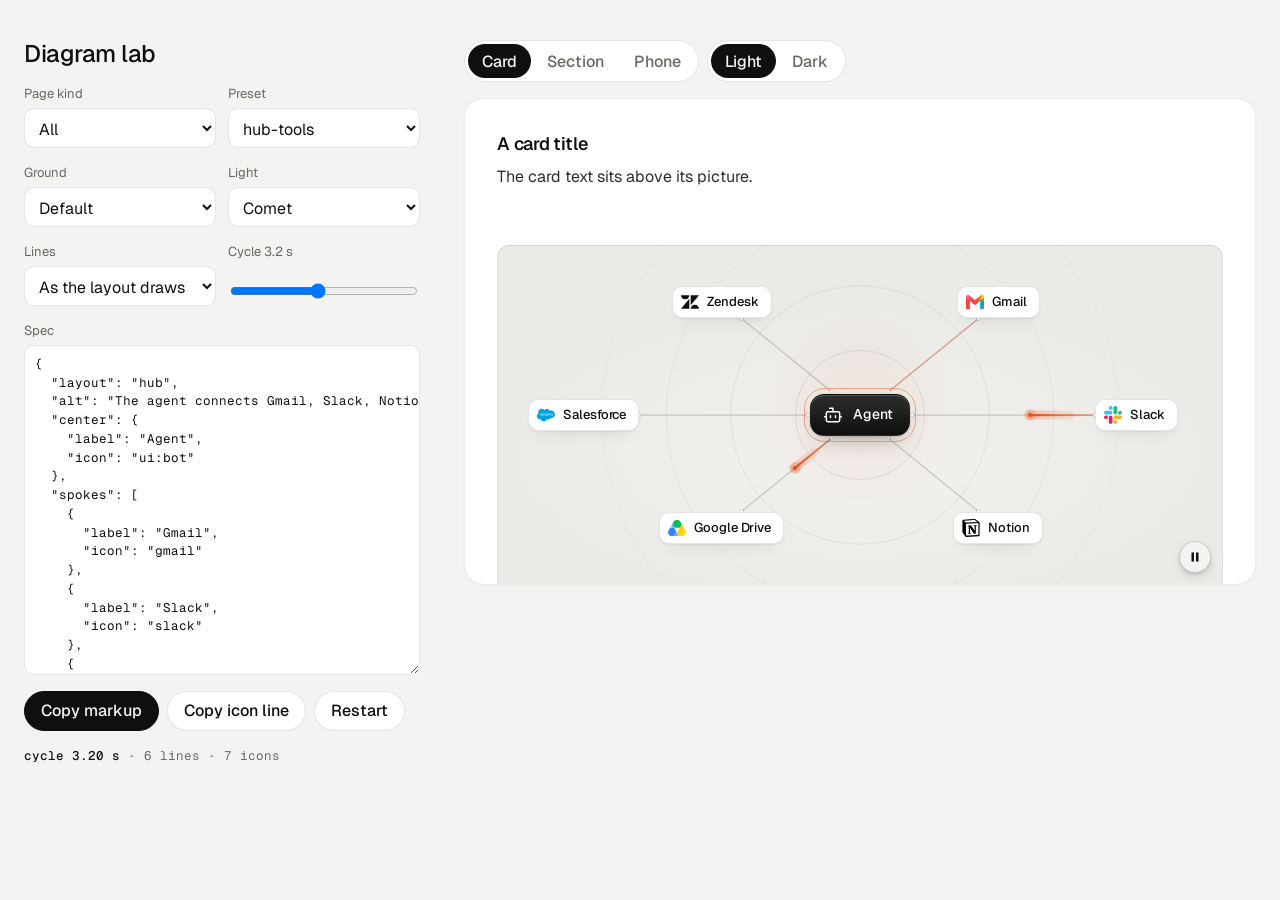
<file: .claude/skills/design-taste-frontend/assets/diagrams/lab.html>
<!doctype html>
<html lang="en">
<head>
<meta charset="utf-8">
<meta name="viewport" content="width=device-width, initial-scale=1">
<title>Diagram lab</title>
<link rel="preconnect" href="https://fonts.googleapis.com">
<link rel="preconnect" href="https://fonts.gstatic.com" crossorigin>
<link href="https://fonts.googleapis.com/css2?family=Geist:wght@300..700&family=Geist+Mono:wght@400;500&display=swap" rel="stylesheet">
<link rel="stylesheet" href="../ui/cards.css">
<link rel="stylesheet" href="diagram.css">
<style>
  /* The builder: pick a preset, change the JSON or the controls, see the card at once, copy the markup. Not part of a page. */
  :root { --font-text: "Geist", system-ui, sans-serif; --font-display: "Geist", system-ui, sans-serif; --font-mono: "Geist Mono", ui-monospace, monospace; }
  [data-theme="light"] { --bg: #f3f3f1; --card: #ffffff; --ink: #0f0f0e; --muted: #686863; --accent: #e5531c; --accent-ink: #ffffff; --frag: #ffffff; --ground-bg: #ebeae6; --ground-accent: #dcd9d0; --line: rgb(0 0 0 / .1); --field: #ffffff; }
  [data-theme="light"][data-accent="blue"] { --accent: #2456e8; }
  [data-theme="light"][data-accent="green"] { --accent: #16825d; }
  [data-theme="dark"] { --bg: #070708; --card: #141416; --ink: #f2f2ef; --muted: #8f9094; --accent: #ff7a3c; --accent-ink: #120c08; --frag: #1c1d20; --ground-bg: #101012; --ground-accent: #232326; --line: rgb(255 255 255 / .12); --field: #101012; }
  [data-theme="dark"][data-accent="white"] { --accent: #f2f2ef; --accent-ink: #0b0b0c; }
  [data-theme="dark"][data-accent="green"] { --accent: #3ccf8e; --accent-ink: #06130d; }
  * { box-sizing: border-box; }
  html, body { margin: 0; }
  body { font-family: var(--font-text); background: var(--bg); color: var(--ink); -webkit-font-smoothing: antialiased; min-height: 100vh; }
  .lab { display: grid; gap: 32px; max-width: 1440px; margin: 0 auto; padding: 32px 24px 64px; }
  .side { display: grid; gap: 16px; align-content: start; min-width: 0; }
  .side h1 { margin: 0; font: 500 24px/1.2 var(--font-display); letter-spacing: -0.02em; }
  .row { display: grid; gap: 6px; }
  .row > label, .row > .lbl { font-size: 13px; color: var(--muted); }
  .two { display: grid; grid-template-columns: 1fr 1fr; gap: 12px; }
  select, textarea, button, input[type=range] { font: inherit; color: inherit; }
  select, textarea { width: 100%; background: var(--field); border: 1px solid var(--line); border-radius: 10px; padding: 9px 10px; }
  select { height: 40px; }
  textarea { min-height: 360px; resize: vertical; font: 400 12.5px/1.5 var(--font-mono); white-space: pre; tab-size: 2; }
  textarea.is-bad { border-color: #c4321c; }
  .btns { display: flex; flex-wrap: wrap; gap: 8px; }
  button.b { height: 40px; padding: 0 16px; border-radius: 999px; border: 1px solid var(--line); background: var(--card); cursor: pointer; font-weight: 500; }
  button.b:hover { border-color: var(--ink); }
  button.b--main { background: var(--ink); color: var(--bg); border-color: var(--ink); }
  .out { font: 400 12.5px/1.5 var(--font-mono); color: var(--muted); overflow-wrap: anywhere; min-height: 1.5em; }
  .out b { color: var(--ink); font-weight: 500; }
  .out .bad { color: #c4321c; }
  .lb-stage { min-width: 0; display: grid; align-content: start; gap: 16px; }
  .lb-stage .card > .panel { --p-h: 340px; }
  .lb-stage .card--wide > .panel { --p-h: 560px; }
  .lb-stage .card--phone { max-width: 390px; }
  .lb-stage .card--phone > .panel { --p-h: 300px; }
  .seg { display: inline-flex; border: 1px solid var(--line); border-radius: 999px; padding: 3px; gap: 2px; background: var(--card); width: fit-content; }
  .seg button { height: 34px; padding: 0 14px; border: 0; background: none; border-radius: 999px; cursor: pointer; font-weight: 500; color: var(--muted); }
  .seg button[aria-pressed="true"] { background: var(--ink); color: var(--bg); }
  @media (min-width: 1024px) { .lab { grid-template-columns: 400px minmax(0, 1fr); gap: 40px; padding-top: 40px; } textarea { min-height: 330px; } .side { position: sticky; top: 24px; max-height: calc(100vh - 48px); overflow: auto; padding-right: 4px; } }
  @media (max-width: 639px) { .lab { padding: 24px 16px 48px; } }
</style>
</head>
<body data-theme="light" data-icon-base="../icons/demo/">
<div class="lab">
  <aside class="side">
    <h1>Diagram lab</h1>
    <div class="two">
      <div class="row"><label for="type">Page kind</label><select id="type"><option value="">All</option><option>software</option><option>tech</option><option>gaming</option><option>product</option><option>service</option></select></div>
      <div class="row"><label for="preset">Preset</label><select id="preset"></select></div>
    </div>
    <div class="two">
      <div class="row"><label for="ground">Ground</label><select id="ground"><option value="">Default</option><option>dots</option><option>rings</option><option>grid</option><option>glow</option><option>glow dots</option><option>glow rings</option><option>none</option></select></div>
      <div class="row"><label for="pulse">Light</label><select id="pulse"><option value="">Comet</option><option>dot</option><option>none</option></select></div>
    </div>
    <div class="two">
      <div class="row"><label for="curve">Lines</label><select id="curve"><option value="">As the layout draws them</option><option>curve</option><option>elbow</option><option>swirl</option></select></div>
      <div class="row"><label for="cycle">Cycle <span id="cycleV">3.2 s</span></label><input id="cycle" type="range" min="2.5" max="4" step="0.1" value="3.2"></div>
    </div>
    <div class="row"><label for="json">Spec</label><textarea id="json" spellcheck="false"></textarea></div>
    <div class="btns">
      <button class="b b--main" id="copy" type="button">Copy markup</button>
      <button class="b" id="copyIcons" type="button">Copy icon line</button>
      <button class="b" id="restart" type="button">Restart</button>
    </div>
    <div class="out" id="info"></div>
  </aside>
  <main class="lb-stage">
    <div class="btns">
      <div class="seg" id="size" role="group" aria-label="Size"><button type="button" data-v="card" aria-pressed="true">Card</button><button type="button" data-v="section" aria-pressed="false">Section</button><button type="button" data-v="phone" aria-pressed="false">Phone</button></div>
      <div class="seg" id="theme" role="group" aria-label="Palette"><button type="button" data-v="light" aria-pressed="true">Light</button><button type="button" data-v="dark" aria-pressed="false">Dark</button></div>
    </div>
    <article class="card card--row" id="card"><h3 id="ct"></h3><p id="cp"></p><div class="panel"><div class="dg" id="dg"></div></div></article>
  </main>
</div>
<script type="module">
  import dg from './diagram.js';
  const $ = id => document.getElementById(id);
  const presets = await dg.presets();
  const base = new URL('../icons/demo/', location.href).href;
  const q = new URLSearchParams(location.search);
  let spec = null, d = null, size = 'card';

  const names = type => Object.keys(presets).filter(k => !type || (presets[k].types || []).includes(type));
  const fillPresets = () => { $('preset').innerHTML = names($('type').value).map(k => `<option>${k}</option>`).join(''); };
  const load = id => { spec = JSON.parse(JSON.stringify(presets[id])); delete spec.types; $('json').value = JSON.stringify(spec, null, 2); sync(); };
  const first = n => (spec.center || spec.core || spec.input || spec.root || spec.left || {}).label || n;

  function iconIds(o, out = new Set()) {
    if (Array.isArray(o)) o.forEach(x => iconIds(x, out));
    else if (o && typeof o === 'object') for (const k in o) { if (k === 'icon' && typeof o[k] === 'string' && !/^text:|[/.]/.test(o[k])) out.add(o[k]); else iconIds(o[k], out); }
    return out;
  }
  function markup() {
    const j = JSON.stringify(spec);
    return /'/.test(j)
      ? `<div class="panel"><div class="dg" data-diagram><script type="application/json">${j}<\/script></div></div>`
      : `<div class="panel"><div class="dg" data-diagram='${j}'></div></div>`;
  }
  function paint() {
    const card = $('card');
    card.classList.toggle('card--wide', size === 'section');
    card.classList.toggle('card--phone', size === 'phone');
    const s = JSON.parse(JSON.stringify(spec));
    if (size === 'section') s.size = 'section';
    $('ct').textContent = 'A card title';
    $('cp').textContent = 'The card text sits above its picture.';
    const el = $('dg');
    d = dg.mount(el, s, { iconBase: base });
    const ids = [...iconIds(spec)];
    setTimeout(() => {
      $('info').innerHTML = `<b>cycle ${d.T ? d.T.toFixed(2) : '-'} s</b> · ${d.E ? d.E.filter(e => e.lit).length : 0} lines · ${ids.length} icons`;
    }, 400);
  }
  function sync() {
    try { spec = JSON.parse($('json').value); $('json').classList.remove('is-bad'); } catch (e) { $('json').classList.add('is-bad'); $('info').innerHTML = `<span class="bad">${e.message}</span>`; return; }
    paint();
  }
  // a control writes into the spec and the textarea
  function setField(path, v) {
    try { spec = JSON.parse($('json').value); } catch { return; }
    const [a, b] = path.split('.');
    if (b) { spec[a] = spec[a] || {}; if (v === '' || v == null) delete spec[a][b]; else spec[a][b] = v; if (!Object.keys(spec[a]).length) delete spec[a]; }
    else if (v === '' || v == null) delete spec[a]; else spec[a] = v;
    $('json').value = JSON.stringify(spec, null, 2);
    sync();
  }
  $('type').onchange = () => { fillPresets(); load($('preset').value); };
  $('preset').onchange = () => { $('ground').value = $('pulse').value = $('curve').value = ''; $('cycle').value = 3.2; $('cycleV').textContent = '3.2 s'; load($('preset').value); };
  $('ground').onchange = () => setField('ground', $('ground').value);
  $('pulse').onchange = () => setField('motion.pulse', $('pulse').value);
  $('curve').onchange = () => setField('curve', $('curve').value);
  $('cycle').oninput = () => { $('cycleV').textContent = (+$('cycle').value).toFixed(1) + ' s'; setField('motion.cycle', +$('cycle').value === 3.2 ? '' : +$('cycle').value); };
  let t0; $('json').oninput = () => { clearTimeout(t0); t0 = setTimeout(sync, 350); };
  $('restart').onclick = () => d && d.restart && d.restart();
  const copy = async (text, btn, label) => { try { await navigator.clipboard.writeText(text); btn.textContent = 'Copied'; } catch { btn.textContent = 'Copy failed'; } setTimeout(() => (btn.textContent = label), 1400); };
  $('copy').onclick = () => copy(markup(), $('copy'), 'Copy markup');
  $('copyIcons').onclick = () => copy(`node <skill>/scripts/icons.mjs fetch ${[...iconIds(spec)].join(' ')} --out assets/icons`, $('copyIcons'), 'Copy icon line');
  for (const [id, key] of [['size', 'size'], ['theme', 'theme']]) {
    $(id).onclick = ev => {
      const b = ev.target.closest('button'); if (!b) return;
      [...$(id).children].forEach(x => x.setAttribute('aria-pressed', String(x === b)));
      if (key === 'size') { size = b.dataset.v; paint(); } else document.body.dataset.theme = b.dataset.v;
    };
  }
  if (q.get('type')) $('type').value = q.get('type');
  fillPresets();
  if (q.get('preset') && presets[q.get('preset')]) $('preset').value = q.get('preset');
  if (q.get('theme') === 'dark') { document.body.dataset.theme = 'dark'; $('theme').children[1].click(); }
  load($('preset').value);
  window.__lab = { get d() { return d; } };
</script>
</body>
</html>
</file>
<file: css/style.css>
:root {
  --void: #1b1c1f;
  --panel: #26272b;
  --slot: #141517;
  --slot-hi: #3a3b40;
  --rule: #34353a;
  --text: #e8ebe7;
  --muted: #a3a8a5;
  --calcite: #f1f4f2;

  --grass: #3c8527;
  --grass-hover: #46a12e;
  --grass-hi: #6fbf4d;
  --grass-lo: #1f4f17;
  --stone: #4a4b50;
  --stone-hover: #5e5f66;
  --stone-hi: #73747a;
  --stone-lo: #2a2b2e;
  --sky: #8fbcea;

  --pixel: "Monogram", ui-monospace, monospace;
  --body: "Monogram", ui-monospace, monospace;
  --btn: "HakuchouSerif-Regular", sans-serif;

  --space-1: 8px;
  --space-2: 16px;
  --space-3: 24px;
  --space-4: 32px;
  --container-width: 1200px;
  --gutter: 48px;
  --header-h: 72px;
  --section-pad: clamp(4.5rem, 9vw, 7rem);

  /* Movimento: uma escala so para o site inteiro (transitions.dev). */
  --duration-stagger: 40ms;
  --duration-micro: 80ms;
  --duration-quick: 150ms;
  --duration-fast: 250ms;
  --duration-slow: 400ms;
  --ease-smooth-out: cubic-bezier(0.22, 1, 0.36, 1);
  --distance-micro: 4px;
  --distance-base: 8px;
  --scale-medium: 0.97;
  --scale-tiny: 0.99;
  --scale-large: 0.96;
  --ease-bounce: cubic-bezier(0.34, 1.36, 0.64, 1);
  --ease-bounce-strong: cubic-bezier(0.34, 3.85, 0.64, 1);
  --slot-size: 44px;
}

*,
*::before,
*::after { box-sizing: border-box; }

html {
  scroll-behavior: smooth;
  scroll-padding-top: calc(var(--header-h) + 16px);
  -webkit-text-size-adjust: 100%;
}

@font-face {
  font-family: "Monogram";
  src: url("./monogram.ttf") format("truetype");
  font-weight: 400;
  font-style: normal;
  font-display: swap;
}

/* Fonte local usada nos rotulos dos botoes. */
@font-face {
  font-family: "HakuchouSerif-Regular";
  src: url("./HakuchouSerif-Regular.ttf") format("truetype");
  font-weight: 400;
  font-style: normal;
  font-display: swap;
}

body {
  margin: 0;
  background: var(--void);
  color: var(--text);
  font-family: var(--body);
  font-size: clamp(1.125rem, 1.05rem + 0.35vw, 1.3rem);
  line-height: 1.45;
  overflow-x: hidden;
}
img { display: block; max-width: 100%; height: auto; }
[hidden] { display: none !important; }
button { font: inherit; color: inherit; }
code {
  font-family: var(--pixel);
  font-weight: 400;
  background: var(--slot);
  color: var(--calcite);
  padding: 0.05em 0.4em;
}

.container {
  width: 100%;
  max-width: var(--container-width);
  margin-inline: auto;
  padding-inline: var(--gutter);
}

.skip-link {
  position: absolute;
  left: 12px;
  top: -60px;
  z-index: 100;
  padding: 0.6rem 1rem;
  background: var(--grass);
  color: #fff;
  font-family: var(--pixel);
  font-weight: 400;
  text-decoration: none;
}
.skip-link:focus { top: 12px; }

.section-title {
  margin: 0;
  font-family: var(--pixel);
  font-weight: 400;
  font-size: clamp(2.25rem, 1.6rem + 3vw, 3.5rem);
  line-height: 1.05;
  color: var(--calcite);
  text-shadow: 0 4px 0 rgb(0 0 0 / 0.45);
  text-wrap: balance;
}
.section-title::before {
  content: "";
  display: block;
  width: 0.3em;
  height: 0.3em;
  margin-bottom: 0.3em;
  background: var(--grass);
  box-shadow: inset 0 3px 0 var(--grass-hi), inset 0 -3px 0 var(--grass-lo);
}
/* Entrada em degraus, como o logo: o titulo e revelado da esquerda para a direita. */
.js-reveal .section-title { clip-path: inset(0 100% -0.3em 0); }
.js-reveal .section-title.is-in {
  clip-path: inset(0 0 -0.3em 0);
  transition: clip-path 500ms steps(10, end);
}

/* ---------- minecraft.com-style sharp buttons ---------- */
/* Referência: minecraft.net / minecraft.com — botão verde bloco 3D, sharp, bold, sheen sweep + lift no hover */
.mcb {
  --n: 4px;
  --face: var(--grass);
  --face-hover: var(--grass-hover);
  --hi: var(--grass-hi);
  --lo: var(--grass-lo);
  position: relative;
  display: inline-flex;
  padding: 3px;
  border: 0;
  background: #0f1011;
  color: #fff;
  text-decoration: none;
  cursor: pointer;
  clip-path: polygon(0 var(--n), var(--n) var(--n), var(--n) 0, calc(100% - var(--n)) 0, calc(100% - var(--n)) var(--n), 100% var(--n), 100% calc(100% - var(--n)), calc(100% - var(--n)) calc(100% - var(--n)), calc(100% - var(--n)) 100%, var(--n) 100%, var(--n) calc(100% - var(--n)), 0 calc(100% - var(--n)));
  -webkit-tap-highlight-color: transparent;
  will-change: transform;
  transition: transform var(--duration-quick) var(--ease-smooth-out), filter var(--duration-quick) ease;
}
.mcb--stone {
  --face: var(--stone);
  --face-hover: var(--stone-hover);
  --hi: var(--stone-hi);
  --lo: var(--stone-lo);
}
.mcb__face {
  position: relative;
  display: inline-flex;
  align-items: center;
  justify-content: center;
  gap: 0.72rem;
  width: 100%;
  padding: 0.72rem 1.35rem calc(0.72rem + 5px);
  overflow: hidden;
  background: var(--face);
  /* bloco 3D minecraft: highlight topo + sombra base + bisel lateral sutil */
  box-shadow:
    inset 0 3px 0 var(--hi),
    inset 0 -6px 0 var(--lo),
    inset 3px 0 0 rgb(255 255 255 / 0.08),
    inset -3px 0 0 rgb(0 0 0 / 0.18);
  font-family: var(--btn);
  font-weight: 700;
  font-size: 1.125rem;
  line-height: 1;
  letter-spacing: 0.06em;
  text-transform: uppercase;
  text-shadow: 0 2px 0 rgb(0 0 0 / 0.42);
  transition:
    padding 0.07s steps(2),
    box-shadow 0.07s steps(2),
    background-color var(--duration-quick) ease,
    transform var(--duration-quick) var(--ease-smooth-out);
}
/* hover lift — igual minecraft.com (eleva + brilha) */
.mcb:hover {
  transform: translateY(-1px);
  filter: brightness(1.04);
}
.mcb:hover .mcb__face {
  background: var(--face-hover);
  box-shadow:
    inset 0 3px 0 color-mix(in srgb, var(--hi) 92%, white),
    inset 0 -6px 0 var(--lo),
    inset 3px 0 0 rgb(255 255 255 / 0.1),
    inset -3px 0 0 rgb(0 0 0 / 0.2);
}
/* magnético: não deixa o hover CSS brigar com o y do GSAP no .mcb — lift vai na face */
.magnetic .mcb:hover { transform: none; }
.magnetic .mcb:hover .mcb__face { transform: translateY(-1px); }
.magnetic .mcb:active { transform: none; }
.magnetic .mcb:active .mcb__face { transform: translateY(1px); }
.mcb:active {
  transform: translateY(1px);
  filter: brightness(0.98);
}
.mcb:active .mcb__face {
  padding-top: calc(0.72rem + 3px);
  padding-bottom: calc(0.72rem + 2px);
  box-shadow:
    inset 0 2px 0 var(--lo),
    inset 0 -2px 0 var(--lo),
    inset 2px 0 0 rgb(0 0 0 / 0.14);
}
.mcb__text { display: flex; flex-direction: column; align-items: flex-start; text-align: left; }
.mcb__label { display: inline-block; line-height: 1; }
.mcb__icon {
  width: 1.35rem;
  height: 1.35rem;
  flex: none;
  fill: currentColor;
  shape-rendering: crispEdges;
  filter: drop-shadow(1.5px 1.5px 0 rgb(0 0 0 / 0.4));
  transition: transform var(--duration-fast) var(--ease-smooth-out);
}
.mcb:hover .mcb__icon { transform: translateX(2px); }
.mcb--stone:hover .mcb__icon,
.mcb[data-dir]:hover .mcb__icon { transform: none; }
/* sheen diagonal minecraft.com — varre o botão no hover */
.mcb__sheen {
  position: absolute;
  inset: 0;
  pointer-events: none;
  overflow: hidden;
  z-index: 1;
}
.mcb__sheen::after {
  content: "";
  position: absolute;
  inset: 0;
  background: linear-gradient(105deg, transparent 38%, rgb(255 255 255 / 0.22) 50%, transparent 62%);
  transform: translateX(-105%);
  transition: transform 0.58s cubic-bezier(0.16, 1, 0.3, 1);
}
.mcb:hover .mcb__sheen::after { transform: translateX(105%); }
.mcb:active .mcb__sheen::after { opacity: 0; transition: none; }
/* preenchimento em degraus — mantém mas refinado */
.mcb__fill {
  --y: 160px;
  position: absolute;
  inset: 3px 3px 6px;
  background:
    linear-gradient(90deg, var(--hi) 25%, transparent 0) 3px calc(var(--y) - 6px) / 12px 3px repeat-x,
    linear-gradient(90deg, var(--hi) 50%, transparent 0) 0 calc(var(--y) - 3px) / 6px 3px repeat-x,
    linear-gradient(var(--hi), var(--hi)) 0 var(--y) / 100% 3px no-repeat,
    linear-gradient(var(--face-hover), var(--face-hover)) 0 var(--y) / 100% 100% no-repeat;
  opacity: 0;
  pointer-events: none;
  transition: opacity 0.18s ease;
}
.mcb:hover .mcb__fill { opacity: 1; }
.mcb__icon,
.mcb__text,
.mcb__face > .mcb__label { position: relative; z-index: 2; }
.sr-only {
  position: absolute;
  width: 1px;
  height: 1px;
  padding: 0;
  margin: -1px;
  overflow: hidden;
  clip: rect(0 0 0 0);
  white-space: nowrap;
  border: 0;
}
html:not(.js-anim) .mcb:hover .mcb__face { background: var(--face-hover); }
.mcb:focus-visible { outline: none; background: var(--calcite); box-shadow: 0 0 0 3px var(--calcite); }
.mcb--small { --n: 3px; }
.mcb--small .mcb__face { padding: 0.5rem 0.95rem calc(0.5rem + 5px); font-size: 1.125rem; letter-spacing: 0.06em; }
.mcb--small:active .mcb__face { padding-top: calc(0.5rem + 3px); padding-bottom: calc(0.5rem + 2px); }
.mcb--xl { --n: 5px; }
.mcb--xl .mcb__face { padding: 1rem 1.8rem calc(1rem + 6px); gap: 0.95rem; }
.mcb--xl:active .mcb__face { padding-top: calc(1rem + 4px); padding-bottom: calc(1rem + 2px); }
.mcb--xl .mcb__label { font-size: 1.5rem; font-weight: 700; letter-spacing: 0.06em; line-height: 1.05; }
.mcb--xl .mcb__icon { width: 1.9rem; height: 1.9rem; }
.mcb--icon .mcb__face { width: 50px; height: 50px; padding: 0 0 5px; }
.mcb--icon:active .mcb__face { padding: 3px 0 2px; }
.mcb--icon .mcb__icon { width: 1.25rem; height: 1.25rem; }
.mcb--icon:hover .mcb__icon { transform: none; }
.mcb:disabled { cursor: default; opacity: 0.45; filter: none; transform: none; }

.magnetic {
  display: inline-block;
  padding: 18px;
  margin: -18px;
  /* isola o magnético para não vazar transform do botão */
  transform-style: preserve-3d;
}

/* Fragmentos de bloco que saltam do clique. */
.block-bit {
  position: fixed;
  z-index: 200;
  pointer-events: none;
  box-shadow: inset -2px -2px 0 rgb(0 0 0 / 0.3), inset 2px 2px 0 rgb(255 255 255 / 0.18);
}

/* Dropdowns reuse the block-button treatment for both download variants. */
.download-menu { position: relative; display: inline-flex; }
.download-menu__options {
  position: absolute;
  z-index: 80;
  left: 0;
  bottom: calc(100% + 8px);
  display: grid;
  gap: 8px;
  width: max-content;
  min-width: 220px;
  max-width: min(280px, calc(100vw - 32px));
  padding: 0;
  background: transparent;
}
.download-menu--below .download-menu__options { top: calc(100% + 8px); bottom: auto; left: auto; right: 0; }
@media (min-width: 769px) {
  .download-menu__options { top: calc(100% + 8px); bottom: auto; }
}
.download-menu__options[hidden] { display: none; }
.download-menu__option {
  display: flex;
  width: 100%;
  min-width: 0;
  transform-origin: left bottom;
  animation: download-option-enter var(--duration-fast) var(--ease-smooth-out) both;
}
.download-menu--below .download-menu__option { transform-origin: right top; }
@media (min-width: 769px) {
  .download-menu__option { transform-origin: left top; }
  .download-menu--below .download-menu__option { transform-origin: right top; }
}
.download-menu__options.is-closing { pointer-events: none; }
.download-menu__options.is-closing .download-menu__option {
  animation-name: download-option-exit;
  animation-duration: var(--duration-quick);
}
@keyframes download-option-enter {
  from { opacity: 0; transform: scale(var(--scale-medium)); }
  to { opacity: 1; transform: scale(1); }
}
@keyframes download-option-exit {
  from { opacity: 1; transform: scale(1); }
  to { opacity: 0; transform: scale(var(--scale-tiny)); }
}
.download-menu__option .mcb__face {
  justify-content: flex-start;
  gap: 12px;
  min-width: 0;
  padding: 0.72rem 0.85rem calc(0.72rem + 5px);
  font-size: 1rem;
}
.download-menu__logo {
  width: 24px;
  height: 24px;
  flex: 0 0 24px;
  object-fit: contain;
  filter: brightness(0) invert(1);
}
.download-menu__option:focus-visible { outline: 2px solid var(--calcite); outline-offset: 2px; }

/* ---------- header ---------- */
.site-header {
  position: fixed;
  inset: 0 0 auto 0;
  z-index: 50;
  height: var(--header-h);
  transition: background-color 0.25s steps(3), box-shadow 0.25s steps(3);
}
.site-header.is-solid {
  background: var(--slot);
  box-shadow: 0 3px 0 #0c0d0e;
}
.xp-bar {
  position: absolute;
  inset: auto 0 -5px 0;
  height: 5px;
  background: #0c0d0e;
  opacity: 0;
  transition: opacity var(--duration-fast) steps(3);
  /* 18 segmentos separados por 2 px, como a barra de experiencia */
  -webkit-mask: repeating-linear-gradient(90deg, #000 0 calc(100% / 18 - 2px), transparent 0 calc(100% / 18));
  mask: repeating-linear-gradient(90deg, #000 0 calc(100% / 18 - 2px), transparent 0 calc(100% / 18));
}
.site-header.is-solid .xp-bar { opacity: 1; }
.xp-bar__fill {
  display: block;
  height: 100%;
  background: linear-gradient(var(--grass-hi) 0 2px, var(--grass) 2px 4px, var(--grass-lo) 4px);
  transform: scaleX(0);
  transform-origin: left;
  transition: transform var(--duration-fast) steps(3);
}
.site-header.is-solid { box-shadow: none; }
.site-header__inner {
  height: 100%;
  max-width: var(--container-width);
  margin-inline: auto;
  padding-inline: var(--gutter);
  display: flex;
  align-items: center;
  gap: var(--space-3);
}
.site-header__brand { display: block; flex: 0 0 auto; }
.site-header__brand img { width: 40px; image-rendering: pixelated; }
.site-header__brand:focus-visible { outline: 3px solid var(--calcite); outline-offset: 4px; }
.site-nav { display: flex; gap: var(--space-3); margin-left: auto; }
.site-nav a {
  position: relative;
  color: var(--text);
  text-decoration: none;
  font-family: var(--pixel);
  font-weight: 400;
  font-size: 24.5px;
  padding: 0.3rem 0;
  text-shadow: 2px 2px 0 rgb(0 0 0 / 0.35);
}
.site-nav a::after {
  content: "";
  position: absolute;
  left: 0;
  right: 0;
  bottom: -2px;
  height: 3px;
  background: var(--grass-hi);
  transform: scaleX(0);
  transform-origin: left;
  transition: transform var(--duration-fast) steps(4);
}
.site-nav a:hover::after,
.site-nav a:focus-visible::after { transform: scaleX(1); }
.site-nav a:focus-visible { outline: none; color: #fff; }

/* ---------- dither ---------- */
.dither-canvas {
  position: absolute;
  inset: 0;
  width: 100%;
  height: 100%;
  display: none;
  z-index: 1;
}
.is-dithering > .dither-canvas { display: block; }

/* Hero: reforca contraste e limita o conteudo para proteger a imagem. */
.hero {
  position: relative;
  z-index: 1;
  min-height: 100vh;
  min-height: 100svh;
  display: flex;
  flex-direction: column;
  overflow: visible;
  background: var(--void);
}
.hero__bg { position: absolute; inset: 0; overflow: hidden; }
.hero__zoom {
  position: absolute;
  inset: 0;
  transform-origin: 60% 40%;
  animation: hero-zoom 24s ease-in-out infinite alternate;
}
.hero.is-paused .hero__zoom,
.hero.is-offscreen .hero__zoom { animation-play-state: paused; }
@keyframes hero-zoom {
  from { transform: scale(1); }
  to { transform: scale(1.07); }
}
.hero__img { width: 100%; height: 100%; object-fit: cover; }
.hero__torch {
  --mx: 50%;
  --my: 50%;
  position: absolute;
  inset: 0;
  z-index: 2;
  pointer-events: none;
  background: radial-gradient(circle 300px at var(--mx) var(--my), rgb(255 205 130 / 0.3), rgb(255 190 110 / 0.1) 45%, transparent 70%);
  mix-blend-mode: soft-light;
  opacity: 0;
  transition: opacity var(--duration-slow) ease-out;
}
.hero__torch.is-on { opacity: 1; }
.hero__motes {
  position: absolute;
  inset: 0;
  z-index: 3;
  width: 100%;
  height: 100%;
  pointer-events: none;
  image-rendering: pixelated;
}
.hero__scrim {
  position: absolute;
  inset: 0;
  z-index: 2;
  background:
    linear-gradient(to right, rgb(0 0 0 / 0.7) 0%, rgb(0 0 0 / 0.35) 45%, transparent 75%),
    linear-gradient(to top, rgb(0 0 0 / 0.6), transparent) bottom / 100% 220px no-repeat;
}
.hero::after {
  content: "";
  position: absolute;
  inset: auto 0 0 0;
  height: 32px;
  z-index: 3;
  background: url("../img/dither-void.png") repeat-x 0 0 / 128px 32px;
  image-rendering: pixelated;
}
.hero__content {
  position: relative;
  z-index: 4;
  flex: 1 0 auto;
  display: flex;
  flex-direction: column;
  justify-content: center;
  width: 100%;
  max-width: var(--container-width);
  margin-inline: auto;
  padding: calc(var(--header-h) + var(--space-2)) var(--gutter) 104px;
  transform: translateY(-3vh);
}
.hero__title { position: relative; width: fit-content; max-width: 100%; margin: 0 0 var(--space-3); }
/* Brilho de encantamento: uma faixa clara cruza o logo, recortada pela propria arte. */
.hero__title::after {
  content: "";
  position: absolute;
  inset: 0;
  pointer-events: none;
  background: linear-gradient(105deg, transparent 40%, rgb(255 255 255 / 0.55) 50%, transparent 60%) no-repeat -150% 0 / 60% 100%;
  -webkit-mask: url("../img/logo.png") center / 100% 100% no-repeat;
  mask: url("../img/logo.png") center / 100% 100% no-repeat;
  opacity: 0;
}
.hero.is-entered .hero__title::after {
  opacity: 1;
  animation: logo-glint 4.5s steps(24, end) 0.4s infinite;
}
.hero.is-paused .hero__title::after,
.hero.is-offscreen .hero__title::after { animation-play-state: paused; }
@keyframes logo-glint {
  0% { background-position: -150% 0; }
  35%, 100% { background-position: 350% 0; }
}
.hero__lead,
.hero__actions { max-width: 48%; }
.hero__logo {
  width: 580px;
  max-width: 100%;
  image-rendering: pixelated;
  clip-path: inset(0% 0% 0% 0%);
}
.hero__lead {
  margin: 0;
  width: 48%;
  max-width: 55ch;
  font-size: clamp(20px, 1.8vw, 26px);
  line-height: 1.35;
  text-wrap: balance;
  text-shadow: 0 1px 3px rgb(0 0 0 / 0.8);
}
.hero__actions {
  display: flex;
  flex-wrap: wrap;
  align-items: stretch;
  width: max-content;
  max-width: none;
  gap: var(--space-2);
  margin-top: var(--space-4);
}
.hero__actions > .magnetic {
  display: flex;
  flex: 0 0 auto;
  margin: 0;
  padding: 0;
}
.hero__actions .mcb {
  min-height: 76px;
}
.hero__actions .mcb__face {
  height: 100%;
  min-height: 70px;
}
.hero__actions .mcb--xl .mcb__face {
  min-width: 240px;
  padding: 1.05rem 1.9rem calc(1.05rem + 6px);
}
.hero__actions > .mcb:not(.mcb--xl) .mcb__face {
  min-width: 176px;
  padding: 0.78rem 1.45rem calc(0.78rem + 5px);
}
.hero__bar {
  position: absolute;
  inset: auto 0 var(--space-4);
  z-index: 4;
  width: 100%;
  max-width: var(--container-width);
  margin-inline: auto;
  padding-inline: var(--gutter);
  display: flex;
  flex-wrap: wrap;
  align-items: center;
  justify-content: space-between;
  gap: 1.2rem 2rem;
}
.hero__facts {
  list-style: none;
  margin: 0;
  padding: 0;
  display: flex;
  flex-wrap: wrap;
  gap: 0.5rem 1.6rem;
  font-family: var(--pixel);
  font-weight: 400;
  font-size: 24.5px;
  color: var(--calcite);
  text-shadow: 0 1px 3px rgb(0 0 0 / 0.9);
}
.hero__facts li { display: flex; align-items: center; gap: 0.55rem; }
.hero__facts li::before {
  content: "";
  width: 8px;
  height: 8px;
  background: var(--grass-hi);
  box-shadow: 2px 2px 0 var(--grass-lo);
}

.bg-picker {
  position: relative;
  display: flex;
  align-items: center;
  gap: 14px;
  padding: 10px 12px 10px 16px;
  background: rgb(0 0 0 / 0.55);
  box-shadow: inset 0 0 0 2px rgb(255 255 255 / 0.06);
  backdrop-filter: blur(6px);
}
.bg-picker__name {
  margin: 0;
  min-width: 9rem;
  flex: 0 1 auto;
  font-family: var(--pixel);
  font-weight: 400;
  font-size: 24.5px;
  color: var(--calcite);
  text-shadow: 0 1px 3px rgb(0 0 0 / 0.9);
  line-height: 1.2;
}
/* Hotbar: slots com a miniatura de cada fundo e a moldura branca de selecao. */
.bg-picker__dots { position: relative; display: flex; flex: 0 0 auto; }
.bg-dot {
  position: relative;
  flex: 0 0 var(--slot-size);
  width: var(--slot-size);
  height: var(--slot-size);
  padding: 4px;
  border: 0;
  background: #8b8b8b;
  box-shadow: inset 2px 2px 0 #373737, inset -2px -2px 0 #fff;
  cursor: pointer;
}
.bg-dot img {
  width: 100%;
  height: 100%;
  object-fit: cover;
  image-rendering: pixelated;
  filter: saturate(0.7) brightness(0.8);
  transition: filter var(--duration-quick) steps(3), transform var(--duration-quick) var(--ease-smooth-out);
}
.bg-dot:hover img { filter: none; transform: translateY(-2px); }
.bg-dot:active img { transform: translateY(1px); }
.bg-dot[aria-current="true"] img { filter: none; }
.bg-dot:focus-visible { outline: 2px solid var(--grass-hi); outline-offset: 2px; z-index: 1; }
.hotbar__selector {
  position: absolute;
  top: -4px;
  left: -4px;
  width: calc(var(--slot-size) + 8px);
  height: calc(var(--slot-size) + 8px);
  border: 4px solid var(--calcite);
  box-shadow: 0 0 0 2px #101112, inset 0 0 0 2px #101112;
  pointer-events: none;
  transition: transform var(--duration-fast) var(--ease-smooth-out);
}
.hotbar__timer {
  position: absolute;
  inset: auto 2px 2px 2px;
  height: 4px;
  background: var(--grass-hi);
  transform: scaleX(0);
  transform-origin: left;
  animation: hotbar-timer 7s steps(14, end) infinite;
}
.hero.is-paused .hotbar__timer { animation: none; }
.hero.is-offscreen .hotbar__timer { animation-play-state: paused; }
@keyframes hotbar-timer {
  to { transform: scaleX(1); }
}
/* Balao com o nome do fundo: espera 80 ms, entra em 150 ms, some em 50 ms. */
.pixel-tip {
  position: absolute;
  bottom: calc(100% + 10px);
  left: 0;
  z-index: 5;
  padding: 4px 10px 5px;
  white-space: nowrap;
  font-family: var(--pixel);
  font-size: 22px;
  line-height: 1.1;
  color: var(--calcite);
  background: #100010;
  box-shadow: 0 0 0 2px #100010, inset 0 0 0 2px #2d0a63;
  pointer-events: none;
  opacity: 0;
  transform: translateX(-50%) scale(0.98);
  transform-origin: 50% 100%;
  transition: opacity 50ms ease-out, transform 50ms ease-out, left 160ms var(--ease-smooth-out);
}
.pixel-tip.is-open {
  opacity: 1;
  transform: translateX(-50%) scale(1);
  transition: opacity var(--duration-quick) ease-out, transform var(--duration-quick) ease-out, left 160ms var(--ease-smooth-out);
}
.pixel-toggle {
  position: relative;
  display: grid;
  place-items: center;
  flex: 0 0 40px;
  width: 40px;
  height: 40px;
  padding: 0;
  border: 0;
  background: transparent;
  box-shadow: none;
  cursor: pointer;
}
.pixel-toggle::before {
  content: "";
  position: absolute;
  width: 32px;
  height: 32px;
  background: var(--stone);
  box-shadow: inset 0 2px 0 var(--stone-hi), inset 0 -3px 0 var(--stone-lo);
}
.pixel-toggle svg { position: relative; width: 14px; height: 14px; fill: #fff; shape-rendering: crispEdges; }
.pixel-toggle__play { display: none; }
.pixel-toggle[aria-pressed="true"] .pixel-toggle__play { display: block; }
.pixel-toggle[aria-pressed="true"] .pixel-toggle__pause { display: none; }
.pixel-toggle:focus-visible { outline: 2px solid var(--calcite); outline-offset: 2px; }
.hero__scroll {
  position: absolute;
  z-index: 4;
  left: 50%;
  bottom: 32px;
  display: grid;
  place-items: center;
  width: 40px;
  height: 32px;
  background: transparent;
  transform: translateX(-50%);
}
.hero__scroll svg {
  display: block;
  width: 24px;
  height: 24px;
  fill: var(--calcite);
  shape-rendering: crispEdges;
  opacity: 0.8;
  animation: hero-scroll 2s ease-in-out infinite;
}
@keyframes hero-scroll {
  0%, 100% { transform: translateY(-3px); }
  50% { transform: translateY(3px); }
}
.hero__scroll:focus-visible { outline: 2px solid var(--calcite); outline-offset: -2px; }

/* Troca de texto no lugar: sai para cima, entra por baixo. */
.swap-text {
  display: inline-block;
  transition:
    transform var(--duration-quick) ease-in-out,
    opacity var(--duration-quick) ease-in-out;
}
.swap-text.is-exit { transform: translateY(calc(var(--distance-micro) * -1 * var(--swap-dir, 1))); opacity: 0; }
.swap-text.is-enter-start { transform: translateY(calc(var(--distance-micro) * var(--swap-dir, 1))); opacity: 0; transition: none; }

/* ---------- presets ---------- */
.presets {
  padding: var(--section-pad) 0;
  /* malha de blocos bem discreta atras da secao */
  background:
    linear-gradient(var(--void), transparent 30%, transparent 70%, var(--void)),
    linear-gradient(rgb(255 255 255 / 0.022) 2px, transparent 2px) 0 0 / 64px 64px,
    linear-gradient(90deg, rgb(255 255 255 / 0.022) 2px, transparent 2px) 0 0 / 64px 64px;
}
.presets__head {
  display: flex;
  flex-wrap: wrap;
  align-items: flex-end;
  justify-content: space-between;
  gap: 1.5rem 3rem;
  margin-bottom: 2rem;
}
.presets__head .section-title { flex: 1 1 0; min-width: 11ch; max-width: 16ch; }

.preset-switch {
  display: grid;
  grid-template-columns: repeat(3, auto);
  flex: 0 0 auto;
  gap: 0.6rem;
}
.preset-tab { display: flex; width: 100%; min-height: 50px; }
.preset-tab .mcb__face {
  justify-content: center;
  min-width: 132px;
  padding: 0.75rem 1.25rem calc(0.75rem + 4px);
  text-align: center;
}
.preset-tab .mcb__label { font-size: 1.125rem; line-height: 1.1; white-space: nowrap; }
.preset-switch { position: relative; }
.preset-switch__pill {
  position: absolute;
  top: 0;
  left: 0;
  z-index: 2;
  display: flex;
  pointer-events: none;
  transition:
    transform var(--duration-fast) var(--ease-smooth-out),
    width var(--duration-fast) var(--ease-smooth-out);
}
.preset-switch__pill .mcb__face {
  min-width: 0;
  padding: 0 0.4rem 4px;
  justify-content: center;
  text-align: center;
}
.preset-switch__pill .mcb__label { font-size: 1.125rem; line-height: 1.1; white-space: nowrap; }
.preset-switch:not(.has-pill) .preset-tab[aria-selected="true"] {
  --face: var(--grass);
  --face-hover: var(--grass-hover);
  --hi: var(--grass-hi);
  --lo: var(--grass-lo);
}

.carousel__frame {
  --n: 6px;
  padding: 8px;
  background: var(--stone-lo);
  box-shadow: inset 0 0 0 2px #0b0c0d, inset 4px 4px 0 var(--stone), inset -4px -4px 0 #17181a;
  clip-path: polygon(0 var(--n), var(--n) var(--n), var(--n) 0, calc(100% - var(--n)) 0, calc(100% - var(--n)) var(--n), 100% var(--n), 100% calc(100% - var(--n)), calc(100% - var(--n)) calc(100% - var(--n)), calc(100% - var(--n)) 100%, var(--n) 100%, var(--n) calc(100% - var(--n)), 0 calc(100% - var(--n)));
}
.carousel__frame:focus-within { background: var(--grass-lo); }
.carousel__stage {
  position: relative;
  aspect-ratio: 1920 / 1009;
  overflow: hidden;
  background: var(--slot);
  touch-action: pan-y;
  cursor: zoom-in;
}
.carousel__stage:active { cursor: grabbing; }
.carousel__stage > .carousel__img,
.carousel__stage > .dither-canvas { transition: transform var(--duration-slow) var(--ease-smooth-out); }
.carousel__stage:hover > .carousel__img,
.carousel__stage:hover > .dither-canvas { transform: scale(1.025); }
.js-reveal .carousel__frame { opacity: 0; transform: translateY(12px); }
.js-reveal .carousel__frame.is-in {
  opacity: 1;
  transform: none;
  transition: opacity 500ms steps(5, end), transform 500ms steps(5, end);
}
.carousel__stage:focus-visible { outline: none; }
.carousel__img {
  width: 100%;
  height: 100%;
  object-fit: cover;
  user-select: none;
  -webkit-user-drag: none;
}
.carousel__bar {
  display: flex;
  align-items: center;
  justify-content: space-between;
  gap: 1rem;
  margin-top: 1.25rem;
}
.carousel__caption {
  margin: 0;
  display: flex;
  align-items: baseline;
  flex-wrap: wrap;
  gap: 0.25rem 1rem;
}
.carousel__biome {
  font-family: var(--pixel);
  font-weight: 400;
  font-size: 1.8rem;
  line-height: 1;
  color: var(--calcite);
}
.carousel__count { color: var(--muted); font-size: 1.925rem; }
.carousel__nav { display: flex; gap: 0.7rem; }

.carousel__thumbs {
  display: grid;
  grid-template-columns: repeat(6, minmax(0, 1fr));
  gap: 0.7rem;
  margin-top: 1.2rem;
}
.thumb {
  width: 100%;
  aspect-ratio: 1920 / 1009;
  padding: 4px;
  border: 0;
  background: var(--slot);
  box-shadow: inset 2px 2px 0 #0a0b0c, inset -2px -2px 0 var(--slot-hi);
  cursor: pointer;
}
/* O vizinho da miniatura sob o ponteiro sobe menos; a volta e elastica. */
.thumb { transition: transform 320ms var(--ease-bounce-strong); }
.thumb img { width: 100%; height: 100%; object-fit: cover; opacity: 0.55; transition: opacity var(--duration-quick) steps(3); }
.thumb:hover { transform: translateY(-4px); transition: transform var(--duration-fast) var(--ease-smooth-out); }
.thumb:hover + .thumb,
.thumb:has(+ .thumb:hover) { transform: translateY(-2px); transition: transform var(--duration-fast) var(--ease-smooth-out); }
.thumb:hover img { opacity: 0.9; }
.thumb:active { transform: translateY(1px); }
.thumb[aria-current="true"] { background: var(--grass); box-shadow: inset 2px 2px 0 var(--grass-hi), inset -2px -2px 0 var(--grass-lo); }
.thumb[aria-current="true"] img { opacity: 1; }
.thumb:focus-visible { outline: 3px solid var(--calcite); outline-offset: 2px; }

/* ---------- ampliar captura ---------- */
.lightbox {
  width: min(1400px, calc(100vw - 32px));
  max-width: none;
  max-height: none;
  padding: 0;
  border: 0;
  background: transparent;
  overflow: visible;
  opacity: 0;
  transform: scale(var(--scale-large));
  transition: opacity var(--duration-fast) var(--ease-smooth-out), transform var(--duration-fast) var(--ease-smooth-out);
}
.lightbox::backdrop {
  background: rgb(8 9 10 / 0.86);
  opacity: 0;
  transition: opacity var(--duration-fast) var(--ease-smooth-out);
}
.lightbox.is-open,
.lightbox.is-open::backdrop { opacity: 1; }
.lightbox.is-open { transform: none; }
.lightbox.is-closing,
.lightbox.is-closing::backdrop { transition-duration: var(--duration-quick); }
.lightbox__frame {
  padding: 8px;
  background: var(--stone-lo);
  box-shadow: inset 0 0 0 2px #0b0c0d, inset 4px 4px 0 var(--stone), inset -4px -4px 0 #17181a;
}
.lightbox__img { width: 100%; max-height: calc(100vh - 96px); max-height: calc(100dvh - 96px); object-fit: contain; background: var(--slot); cursor: default; }
.lightbox__close { position: absolute; top: -18px; right: -6px; }
.lightbox { cursor: zoom-out; }

/* ---------- install ---------- */
.install {
  position: relative;
  margin-top: 32px;
  padding: var(--section-pad) 0 calc(var(--section-pad) + 32px);
  background: var(--panel);
}
.install::before {
  content: "";
  position: absolute;
  left: 0;
  right: 0;
  bottom: 100%;
  height: 32px;
  background: url("../img/dither-panel.png") repeat-x 0 0 / 128px 32px;
  image-rendering: pixelated;
}
.install__head {
  display: flex;
  flex-wrap: wrap;
  align-items: flex-end;
  justify-content: space-between;
  gap: 1.5rem 3rem;
}
.install__cta .magnetic { margin: 0; padding: 0; }
.steps {
  list-style: none;
  margin: 2.5rem 0 0;
  padding: 0;
  display: grid;
  grid-template-columns: repeat(4, minmax(0, 1fr));
  gap: 1rem;
}
.step {
  display: flex;
  flex-direction: column;
  gap: 1.1rem;
  padding: 1.25rem 1.25rem 1.5rem;
  background: var(--void);
  box-shadow: inset 3px 3px 0 #0f1011, inset -3px -3px 0 var(--slot-hi);
}
.step { position: relative; }
.step::after {
  content: "";
  position: absolute;
  inset: 3px 3px auto 3px;
  height: 4px;
  background: var(--grass);
  transform: scaleX(0);
  transform-origin: left;
}
.js-reveal .step { opacity: 0; transform: translateY(12px); }
.js-reveal .steps.is-in .step {
  opacity: 1;
  transform: none;
  transition: opacity 400ms steps(4, end), transform 400ms steps(4, end);
  transition-delay: calc(var(--i) * 80ms);
}
.steps.is-in .step::after {
  transform: scaleX(1);
  transition: transform 400ms steps(8, end);
  transition-delay: calc(200ms + var(--i) * 160ms);
}
.js-reveal .step__slot { transform: scale(0.6); }
.js-reveal .steps.is-in .step__slot {
  transform: none;
  transition: transform 500ms var(--ease-bounce);
  transition-delay: calc(120ms + var(--i) * 80ms);
}
.step:nth-child(1) { --i: 0; }
.step:nth-child(2) { --i: 1; }
.step:nth-child(3) { --i: 2; }
.step:nth-child(4) { --i: 3; }
.step p { margin: 0; }
.step__slot {
  width: 3.25rem;
  height: 3.25rem;
  display: grid;
  place-items: center;
  font-family: var(--pixel);
  font-weight: 400;
  font-size: 2.4rem;
  line-height: 1;
  color: #fff;
  text-shadow: 2px 2px 0 var(--grass-lo);
  background: var(--grass);
  box-shadow: inset 0 3px 0 var(--grass-hi), inset 0 -4px 0 var(--grass-lo);
}

/* logo do Iris (svg preto) clareado para o fundo escuro */
.iris { display: inline-flex; align-items: center; gap: 0.3em; white-space: nowrap; color: var(--calcite); }
.iris__mark { width: 1em; height: 1em; filter: invert(1); opacity: 0.92; }

/* ---------- footer ---------- */
.site-footer {
  position: relative;
  background: var(--slot);
  color: var(--muted);
  font-size: 1.25rem;
}
.site-footer::before {
  content: "";
  position: absolute;
  left: 0;
  right: 0;
  bottom: 100%;
  height: 32px;
  background: url("../img/dither-foot.png") repeat-x 0 0 / 128px 32px;
  image-rendering: pixelated;
}
.footer__grid {
  display: grid;
  grid-template-columns: minmax(0, 1.5fr) repeat(2, minmax(0, 1fr)) auto;
  gap: 2.5rem 2rem;
  padding-block: clamp(3rem, 7vw, 4.5rem) 2.5rem;
}
.footer__brand img { width: 220px; image-rendering: pixelated; margin-bottom: 1rem; }
.footer__brand p { margin: 0; max-width: 34ch; }
.footer__col h2 {
  margin: 0 0 0.9rem;
  font-family: var(--pixel);
  font-weight: 400;
  font-size: 1.5rem;
  color: var(--calcite);
}
.footer__col ul { list-style: none; margin: 0; padding: 0; display: grid; gap: 0.5rem; }
.footer__col a {
  color: var(--text);
  text-decoration: none;
  background: linear-gradient(var(--grass-hi), var(--grass-hi)) left bottom / 0 2px no-repeat;
  transition: background-size var(--duration-fast) steps(4);
}
.footer__col a:hover,
.footer__col a:focus-visible { background-size: 100% 2px; outline: none; color: #fff; }
.footer__version { margin: 0 0 1rem; }
.footer__bottom { border-top: 2px solid #222327; }
.footer__bottom-inner {
  display: flex;
  align-items: center;
  justify-content: space-between;
  gap: 1rem 2rem;
  padding-block: 1.2rem;
  font-size: 1.125rem;
}
.footer__bottom-inner p { margin: 0; max-width: 60ch; }

/* Responsive: reduz o bloco e conserva a largura segura para o personagem. */
@media (max-width: 1024px) {
  .hero__lead { max-width: 60%; }
  .hero__lead { width: 60%; }
  .presets__head .section-title { flex-basis: 100%; max-width: none; }
  .steps { grid-template-columns: repeat(2, minmax(0, 1fr)); }
  .footer__grid { grid-template-columns: repeat(2, minmax(0, 1fr)); }
  .footer__brand { grid-column: 1 / -1; }
}

@media (max-width: 768px) {
  :root { --gutter: var(--space-2); }
  .hero { justify-content: flex-start; }
  .hero__content {
    padding: calc(var(--header-h) + var(--space-2)) var(--gutter) var(--space-3);
  }
  .hero__title,
  .hero__lead { max-width: 100%; }
  .hero__lead { width: 100%; }
  .hero__lead { font-size: clamp(20px, 1.8vw, 26px); }
  .hero__actions {
    flex-direction: row;
    flex-wrap: wrap;
    width: 100%;
    max-width: 100%;
    gap: var(--space-2);
    margin-top: var(--space-4);
  }
  .hero__actions > .magnetic,
  .hero__actions > .mcb { flex: 1 1 220px; min-width: 0; }
  .hero__actions .mcb { width: 100%; }
  .hero__actions .mcb__face { min-width: 0; }
  .hero__bar {
    position: relative;
    inset: auto;
    margin-top: auto;
    padding: 0 var(--gutter) 72px;
    flex-direction: column;
    align-items: stretch;
    justify-content: flex-start;
    gap: var(--space-2);
  }
  .hero__facts { justify-content: flex-start; text-align: left; }
  :root { --slot-size: 38px; }
  .bg-picker {
    width: 100%;
    max-width: 100%;
    display: grid;
    grid-template-columns: minmax(0, 1fr) 40px;
    grid-template-rows: auto auto;
    align-items: center;
    column-gap: 8px;
    row-gap: 10px;
    padding: 10px 10px 12px 14px;
  }
  .bg-picker__name {
    grid-column: 1 / -1;
    grid-row: 1;
    width: 100%;
    min-width: 0;
    text-align: left;
    font-size: 24.5px;
  }
  .bg-picker__dots { grid-column: 1; grid-row: 2; width: max-content; max-width: 100%; }
  .pixel-tip { display: none; }
  .lightbox__close { top: auto; bottom: -60px; right: 0; }
  .pixel-toggle { grid-column: 2; grid-row: 2; }
  .site-nav { display: none; }
  .site-header__inner { gap: var(--space-2); }
  .site-header__brand img { width: 36px; }
  .presets__head .section-title { flex-basis: 100%; max-width: none; }
  .preset-switch { flex: 1 1 100%; grid-template-columns: repeat(3, minmax(0, 1fr)); gap: 0.5rem; }
  .preset-tab .mcb__face { min-width: 0; padding-inline: 0.4rem; }
  .preset-tab .mcb__label,
  .preset-switch__pill .mcb__label { font-size: 0.875rem; white-space: normal; }
  .carousel__thumbs { grid-template-columns: repeat(3, minmax(0, 1fr)); gap: 0.5rem; }
  .install__cta,
  .install__cta .magnetic,
  .install__cta .mcb { width: 100%; }
  .footer__bottom-inner { flex-direction: column; align-items: flex-start; }
}

@media (max-width: 480px) {
  :root { --header-h: 72px; --slot-size: 34px; }
  .site-header { height: var(--header-h); }
  .site-header__inner { gap: var(--space-1); }
  .site-header__brand img { width: 32px; }
  .site-header .download-menu { margin-left: auto; }
  .site-header .download-menu .mcb { flex: 0 0 auto; margin-left: 0; }
  .hero__actions { flex-direction: column; }
  .hero__actions > .magnetic,
  .hero__actions > .mcb,
  .hero__actions .mcb { width: 100%; }
  .hero__actions > .magnetic,
  .hero__actions > .mcb { flex: 0 0 auto; }
  .steps { grid-template-columns: 1fr; }
  .footer__grid { grid-template-columns: 1fr; }
}

@media (prefers-reduced-motion: reduce) {
  html { scroll-behavior: auto; }
  .site-nav a::after,
  .thumb,
  .thumb img,
  .swap-text,
  .mcb,
  .mcb__face,
  .mcb__icon,
  .mcb__sheen::after,
  .footer__col a,
  .hero__zoom,
  .hero__title::after,
  .hotbar__timer { animation: none; }
  .hotbar__selector,
  .preset-switch__pill,
  .pixel-tip,
  .lightbox,
  .lightbox::backdrop,
  .xp-bar__fill,
  .bg-dot img,
  .carousel__stage > .carousel__img { transition: none; }
  .carousel__stage:hover > .carousel__img { transform: none; }
  .hero__scroll svg { animation: none; }
  .download-menu__option { animation: none; }
}
</file>
<file: .claude/skills/design-taste-frontend/assets/system.css>
/*
  taste-skill system.css - the one system for the page. Link it first, then assets/ui/cards.css (the
  feature card, its panel and the fragment placements), then set the palette (--p-*), the fonts and
  the radius set on :root in the page (node scripts/start.mjs prints that block).
  Do not add a second grid, spacing scale, type scale, radius scale, button or card style.
*/

/* ---------------------------------------------------------------- tokens */
:root {
  /* palette (hex only; fx.js reads --bg --surface --ink --muted --accent --accent-ink) */
  --p-bg: #ffffff;
  --p-surface: #f4f4f4;
  --p-ink: #111111;
  --p-muted: #6b6b6b;
  --p-accent: #1a4be0;
  --p-accent-ink: #ffffff;
  --p-action: #1a4be0;      /* buttons, links, focus: the accent, or the ink when the accent is too pale */
  --p-action-ink: #ffffff;
  --p-inv-bg: #111111;
  --p-inv-surface: #1c1c1c;
  --p-inv-ink: #f4f4f4;
  --p-inv-muted: #a3a3a3;
  --p-inv-accent: #ffffff;
  --p-inv-accent-ink: #111111;
  --p-inv-action: #ffffff;
  --p-inv-action-ink: #111111;
  /* the lit ground behind UI and in the closing band (references/cards.md), one per page, tech pages only
     (none on kind other, which is flat): <html data-ground="sand|sky|sage|painting">. system.js gives it to every ground
     that holds UI, on light and dark pages alike; --hue on one panel changes only its accent */
  --ground-bg: #d9ccb7; --ground-surface: #e9e0d2; --ground-ink: #2a2622; --ground-muted: #5a534a; --ground-accent: #a8794a;

  /* fonts */
  --font-display: system-ui, -apple-system, "Segoe UI", sans-serif;
  --font-text: system-ui, -apple-system, "Segoe UI", sans-serif;
  --font-mono: ui-monospace, "SFMono-Regular", Menlo, Consolas, monospace;
  --display-weight: 400;    /* headlines 400; 500 on a tech page (software, gaming, hardware) */
  --display-tracking: -0.025em;

  /* the page rhythm (references/layout-v4.md): one section per screen. The header is fixed and
     --nav tall; every section is padded --padt above and --padb (plus the phone action bar, --bar)
     below, and is exactly one or two screens tall (--h: 1 or 2; --hm on a phone). The hero's words
     start --hgap under the header and its content ends --hpadb above the fold. */
  --nav: 72px;
  --padt: 120px;
  --padb: 72px;
  --hgap: 48px;
  --hpadb: 64px;
  --bar: 0px;
  /* grid: one .wrap (alias .container) for the header, every section and the footer, the same
     --gut on both sides: 1280 wide at x 80-1360 at 1440, 342 at x 24-366 at 390 */
  --container: 1280px;
  --gut: 80px;
  --pad: var(--gut);
  --gutter: 24px;

  /* spacing: 4/8 scale */
  --s-1: 4px;  --s-2: 8px;  --s-3: 12px; --s-4: 16px; --s-5: 24px;
  --s-6: 32px; --s-7: 48px; --s-8: 64px; --s-9: 96px; --s-10: 128px;
  --section: 40px;      /* only a .section outside main (the kit's demo pages); every main > section and
                           footer.closing take --padt and --padb */
  --section-band: 56px; /* the same for an older footer outside footer.closing */
  --head-gap: 48px;     /* the one heading-to-content gap, 32 on a phone (layout.css reads it as --ly-head-gap) */
  --card-pad: 16px;     /* card padding (cards.css sets its own for cards with a panel) */
  --card-gap: 16px;     /* gap between cards */

  /* type scale (the only sizes on the page) */
  --t-label: 13px;
  --t-small: 14px;
  --t-body: 16px;
  --t-lead: 18px;
  --t-card: 18px;
  --t-h3: 24px;
  /* straight lines from the phone size at 390 to the desktop size at 1440 (system.md's table) */
  --t-h2: clamp(30px, 1.72vw + 23.3px, 48px);
  --t-h1: clamp(38px, 3.24vw + 25.4px, 72px);
  /* a big number stays a step under the h2 (VI-11): 38 at 1440, 28 at 390, so it never reads as a
     section heading; a stats row and a price set their own, smaller still */
  --t-stat: clamp(28px, .952vw + 24.29px, 38px);

  /* radius: one scale (soft by default; data-radius on <html> switches it) */
  --r-sm: 8px;  --r-md: 12px; --r-lg: 20px; --r-btn: 8px;

  /* controls (fixed here; a page never adds its own) */
  --btn-h: 44px;
  --btn-h-sm: 36px;
  --nav-h: var(--nav);  /* the older name, kept for the kit's files */
  --icon: 16px;         /* small icons: socials, menu chevrons, mono brand marks */

  /* motion: the one UI ease-out (motion.css --m-ease and ui/base.css --u-ease read it; references/motion.md) */
  --ease: cubic-bezier(.2, .8, .2, 1);
  --dur: 180ms;
}
html[data-radius="sharp"] { --r-sm: 4px; --r-md: 6px;  --r-lg: 8px;  --r-btn: 4px; }
html[data-radius="soft"]  { --r-sm: 8px; --r-md: 12px; --r-lg: 20px; --r-btn: 8px; }
html[data-radius="round"] { --r-sm: 10px; --r-md: 16px; --r-lg: 24px; --r-btn: 999px; }
/* the four lit grounds (references/cards.md); sand is the default above. painting goes with
   painterly-landscape (x.ai's daylight sky over olive hills) */
html[data-ground="sky"]      { --ground-bg: #c6d3df; --ground-surface: #d6e0e9; --ground-ink: #25303a; --ground-muted: #4d5964; --ground-accent: #3f6a92; }
html[data-ground="sage"]     { --ground-bg: #cdd6c6; --ground-surface: #dce3d6; --ground-ink: #262d24; --ground-muted: #535b51; --ground-accent: #6c8e63; }
html[data-ground="painting"] { --ground-bg: #79a8d6; --ground-surface: #a6c4e2; --ground-ink: #16212c; --ground-muted: #273949; --ground-accent: #9c9b3c; }
/* cards.css takes its card and panel radii from this scale */
html[data-radius] .card { --c-r: var(--r-lg); }
html[data-radius] .panel { --p-r: var(--r-md); }

/* a phone: the header 56, the sections padded 96 / 48, the hero's words 40 under the header and its
   content ending 24 above the fold, 24 at both sides, 12 between columns */
@media (max-width: 639px) {
  :root { --nav: 56px; --padt: 96px; --padb: 48px; --hgap: 40px; --hpadb: 24px; --gut: 24px; --gutter: 12px; --card-gap: 12px; --head-gap: 32px; }
}
@media (min-width: 640px) {
  :root { --gut: 48px; --section: 48px; --section-band: 72px; --card-pad: 24px; }
}
@media (min-width: 1024px) {
  :root { --gut: 80px; --section: 56px; --section-band: 96px; --card-gap: 24px;
          --t-lead: 20px; --t-card: 20px; --t-h3: 28px; }
  /* a place (and a local service): the 1200 column at x 120-1320 */
  html[data-type="place"] { --gut: 120px; --container: 1200px; }
}
/* a place (VI-06, ST-96, PH-23): its own smaller type (h1 48/53 and 32/37, h2 32/40 and 24/30, titles
   and the sub-line 20 and 18), the Recipe 3 hero's gap under its photograph (40, 24 on a phone),
   square photographs and cards and 2px buttons, whatever data-radius and data-buttons say */
:root[data-type="place"] {
  --hgap: 40px;
  --t-h1: clamp(32px, 1.524vw + 26.06px, 48px);
  --t-h2: clamp(24px, .762vw + 21px, 32px);
  --t-h3: clamp(20px, .381vw + 18.51px, 24px);
  --r-sm: 2px; --r-md: 0px; --r-lg: 0px; --r-btn: 2px;
}
:root[data-type="place"] :is(h1, .t-h1) { line-height: 1.104; }
:root[data-type="place"] :is(h2, .t-h2) { line-height: 1.25; }
@media (max-width: 639px) {
  :root[data-type="place"] { --hgap: 24px; }
  :root[data-type="place"] :is(h1, .t-h1) { line-height: 1.156; }
}

/* ---------------------------------------------------------------- grounds (at most three) */
:root, .ground-base {
  --bg: var(--p-bg); --surface: var(--p-surface); --ink: var(--p-ink); --muted: var(--p-muted);
  --accent: var(--p-accent); --accent-ink: var(--p-accent-ink); --card: var(--p-surface);
  --action: var(--p-action); --action-ink: var(--p-action-ink);
}
.ground-surface {
  --bg: var(--p-surface); --surface: var(--p-bg); --ink: var(--p-ink); --muted: var(--p-muted);
  --accent: var(--p-accent); --accent-ink: var(--p-accent-ink); --card: var(--p-bg);
  --action: var(--p-action); --action-ink: var(--p-action-ink);
}
.ground-inverse {
  --bg: var(--p-inv-bg); --surface: var(--p-inv-surface); --ink: var(--p-inv-ink); --muted: var(--p-inv-muted);
  --accent: var(--p-inv-accent); --accent-ink: var(--p-inv-accent-ink); --card: var(--p-inv-surface);
  --action: var(--p-inv-action); --action-ink: var(--p-inv-action-ink);
}
:root, .ground-base, .ground-surface, .ground-inverse {
  --line: color-mix(in oklab, var(--ink) 11%, transparent);
  --line-strong: color-mix(in oklab, var(--ink) 20%, transparent);
  /* effects (fx.js) and UI fragments (assets/ui) take the colours of the ground they sit on */
  --fx-bg: var(--bg); --fx-surface: var(--surface); --fx-ink: var(--ink); --fx-muted: var(--muted);
  --fx-accent: var(--accent); --fx-accent-ink: var(--accent-ink);
  --ui-font: var(--font-text); --ui-mono: var(--font-mono); --ui-radius: var(--r-md);
}
.ground-base, .ground-surface, .ground-inverse { background: var(--bg); color: var(--ink); }

/* ---------------------------------------------------------------- base */
*, *::before, *::after { box-sizing: border-box; }
/* an anchor lands on the section's top (the judge's frame): the fixed header covers --nav of its --padt */
html { -webkit-text-size-adjust: 100%; scroll-padding-top: 0; scroll-behavior: auto; margin: 0; }
body {
  margin: 0; background: var(--bg); color: var(--ink);
  font: 400 var(--t-body)/1.55 var(--font-text);
  -webkit-font-smoothing: antialiased; text-rendering: optimizeLegibility; overflow-x: clip;
}
img, svg, video, canvas { display: block; max-width: 100%; }
/* hidden means hidden, also on an img the line above makes a block (a menu tab's photograph, a peek photograph) */
[hidden] { display: none !important; }
img, video { height: auto; }
a { color: inherit; text-decoration: none; }
button { font: inherit; color: inherit; }
h1, h2, h3, h4, p, ul, ol, figure, blockquote { margin: 0; }
ul, ol { padding: 0; list-style: none; }
h1, h2, h3, h4 {
  font-family: var(--font-display); font-weight: var(--display-weight);
  letter-spacing: var(--display-tracking); text-wrap: balance; overflow-wrap: break-word;
  /* a long word (a German compound at 390) breaks at a syllable with a hyphen, in the language of <html lang>;
     only words of 10 letters or more, 4 at least on each side, so a short English heading never breaks */
  hyphens: auto; -webkit-hyphens: auto; hyphenate-limit-chars: 10 4 4;
}
h1, .t-h1 { font-size: var(--t-h1); line-height: 1.04; }
h2, .t-h2 { font-size: var(--t-h2); line-height: 1.1; }
h3, .t-h3 { font-size: var(--t-h3); line-height: 1.2; }
h4, .t-card { font-family: var(--font-text); font-weight: 500; font-size: var(--t-card); line-height: 1.3; letter-spacing: -0.01em; }
p { text-wrap: pretty; }
.t-lead  { font-size: var(--t-lead); line-height: 1.5; }
.t-body  { font-size: var(--t-body); line-height: 1.55; }
.t-small { font-size: var(--t-small); line-height: 1.5; }
.t-label { font-size: var(--t-label); font-weight: 500; line-height: 1.4; letter-spacing: 0.01em; }
.t-stat  { font-family: var(--font-display); font-weight: var(--display-weight); font-size: var(--t-stat);
           line-height: 1; letter-spacing: var(--display-tracking); font-variant-numeric: tabular-nums; }
.muted { color: var(--muted); }
.mono  { font-family: var(--font-mono); }
.measure { max-width: 62ch; }
:focus-visible { outline: 2px solid var(--action); outline-offset: 2px; border-radius: 2px; }
::selection { background: color-mix(in oklab, var(--accent) 30%, transparent); }

/* ---------------------------------------------------------------- grid */
.wrap, .container { width: min(100% - 2 * var(--gut), var(--container)); margin-inline: auto; padding-inline: 0; }
.grid { display: grid; grid-template-columns: repeat(12, minmax(0, 1fr)); column-gap: var(--gutter); row-gap: var(--card-gap); }
.grid > * { min-width: 0; grid-column: 1 / -1; }
.section { padding-block: var(--section); }

/* ---------------------------------------------------------------- one section per screen
   The page is a stack of screens. Framed at scrollY = k x the screen height, a shot shows exactly one
   section: the hero alone on the first screen, every other section (and footer.closing, the close and
   the footer in one) exactly one or two screens tall, its h2 first, --padt under its top. Heights
   and padding do it: no pinning, snapping or script.
     <section class="section" id=".." style="--h: 2">     (2 screens; --hm sets a phone's count alone)
       <div class="wrap"> the h2 first, then the content </div>     (the one in-flow child)
     </section>
   A layer (a full-bleed photograph or ground behind the words) is an <img class="layer" aria-hidden="true">
   beside the .wrap. Content must fit: one screen holds 708px of content at 1440x900 (900 - 120 - 72),
   two hold 1,608 (the second screen's part starts --padt under its top with .g2). From 640 to 1279 a
   section keeps at least its screens and grows past them rather than overlap the next. */
main > :is(section, .section), footer.closing {
  position: relative; box-sizing: border-box;
  height: calc(var(--h, 1) * 100vh); height: calc(var(--h, 1) * 100svh);
  padding: var(--padt) 0 calc(var(--padb) + var(--bar));
}
main > :is(section, .section) > :is(.wrap, .container), footer.closing > .wrap { position: relative; z-index: 1; height: 100%; }
main > :is(section, .section) > :is(.wrap, .container):not(.grid) { display: flex; flex-direction: column; }
/* a .wrap that is the section's grid too (class="wrap grid"): its rows start at the top */
main > :is(section, .section) > :is(.wrap, .container).grid { align-content: start; }
/* .fill: the block that takes what the screen leaves under the heading (a photograph, a frame) */
main > :is(section, .section) > .wrap > .fill { flex: 1 1 0; min-height: 0; }
/* two screens as two groups: row 1 the h2 and the first group, row 2 the rest (no second h2), starting
   --padt under the second screen's top, so the second shot looks like any other section */
main > :is(section, .section).g2, footer.closing.g2 { --h: 2; }
main > :is(section, .section).g2 > :is(.wrap, .container), footer.closing.g2 > .wrap { display: grid; grid-template-rows: minmax(0, 1fr) minmax(0, 1fr); row-gap: calc(var(--padt) + var(--padb) + var(--bar)); }
main > :is(section, .section).g2 > :is(.wrap, .container) > *, footer.closing.g2 > .wrap > * { min-height: 0; align-self: start; }
main > :is(section, .section).g2 > :is(.wrap, .container) > :is(.group, .fill) { align-self: stretch; }
/* a group: one screen's part of a .g2 section (its h2 and first rows, or the rest) */
.group { display: flex; flex-direction: column; min-height: 0; }
/* each screen's card row runs down to that screen's foot (the cards stretch, their panels grow), so
   the second screen of a .g2 is never a short row over an empty ground; both rows end on the same line */
@media (min-width: 1024px) {
  main > :is(section, .section).g2 > .wrap > .grid:last-child,
  main > :is(section, .section).g2 > .wrap > .group > .grid:last-child { align-self: stretch; flex: 1 1 auto; min-height: 0; }
}
.group > .fill { flex: 1 1 0; min-height: 0; }
@media (min-width: 640px) and (max-width: 1279px) {
  main > :is(section, .section):not(.hero, .section--hero), footer.closing {
    height: auto; min-height: calc(var(--h, 1) * 100vh); min-height: calc(var(--h, 1) * 100svh);
  }
  /* the section is a column and its .wrap takes all of it, so a .fill (a photograph, a frame) still
     grows to the section's foot (a min-height percentage would not resolve, leaving it at its least) */
  /* :where() keeps it at no weight, so a page's own phone- or tablet-only hiding (section.desk-only { display: none }) wins */
  :where(main > :is(section, .section):not(.hero, .section--hero), footer.closing) { display: flex; flex-direction: column; }
  main > :is(section, .section):not(.hero, .section--hero) > :is(.wrap, .container), footer.closing > .wrap { flex: 1 0 auto; height: auto; min-height: 0; }
}
/* a phone: lvh (the screen with its bars hidden) for every section but the hero; --hm when stacking
   makes the content taller than the desktop count */
@media (max-width: 639px) {
  /* at least its screens, never less: content a screen cannot hold makes the section taller (the rhythm
     check then asks for --hm: 2 or less content); a fixed height would lay its last rows over the next
     section, the fault the phone shots showed most (a list under the closing heading and its button) */
  main > :is(section, .section):not(.hero, .section--hero), footer.closing {
    height: auto; min-height: calc(var(--hm, var(--h, 1)) * 100vh); min-height: calc(var(--hm, var(--h, 1)) * 100lvh);
  }
  /* one grid row at least the screens tall that grows with the .wrap's content: the .wrap is stretched to
     it, so its .fill and its two groups still share a definite height */
  /* (at no weight, as on the tablet: a page's own section.desk-only { display: none } still hides it) */
  :where(main > :is(section, .section):not(.hero, .section--hero):has(> :is(.wrap, .container)), footer.closing) {
    display: grid; grid-template-columns: minmax(0, 1fr); grid-template-rows: 1fr; grid-auto-rows: auto;
  }
  main > :is(section, .section):not(.hero, .section--hero) > :is(.wrap, .container), footer.closing > .wrap { height: auto; }
  main > :is(section, .section).g2m, footer.closing.g2m { --hm: 2; }
  main > :is(section, .section).g2m > :is(.wrap, .container), footer.closing.g2m > .wrap { display: grid; grid-template-rows: minmax(0, 1fr) minmax(0, 1fr); row-gap: calc(var(--padt) + var(--padb) + var(--bar)); }
  /* stacked in one, the two groups keep the open cards' 32px, so the first group's last panel never meets
     the next card's title */
  main > :is(section, .section).g2:not(.g2m) > :is(.wrap, .container) { display: flex; row-gap: var(--s-6); }
  /* what the two screens leave goes around the second group, so it opens below the header, not on the fold */
  main > :is(section, .section).g2:not(.g2m) > :is(.wrap, .container) > :last-child { margin-block: auto; }
  main > :is(section, .section).g2:not(.g2m) > :is(.wrap, .container) > * { align-self: stretch; }
}
/* a layer: the photograph or ground of a whole section, under its words, edge to edge */
main > :is(section, .section) > :is(img, video, canvas, picture).layer,
footer.closing > :is(img, video, canvas, picture).layer {
  position: absolute; inset: 0; z-index: 0; width: 100%; height: 100%; max-width: none; object-fit: cover; object-position: var(--pos, 50% 50%);
}
main > :is(section, .section) > picture.layer > img { width: 100%; height: 100%; object-fit: cover; }

/* the hero: exactly the first screen, the fixed header over its top. Its words start --hgap under the
   header (--photo adds a full-bleed photograph's height above them on a place); its content ends
   --hpadb above the fold, and nothing of the next section shows, at 1440, 1024, 820 and 390.
     <section class="hero hero--<type>"><div class="wrap"><div class="hero-text"> .. </div>[one strip]</div></section>
   .hero-text holds the whole composition (the words, and the picture or window beside or under them);
   one docked strip (logos, three facts) may follow it, at most 96px, desktop only. */
main > :is(.hero, .section--hero) {
  height: 100vh; height: 100svh; min-height: 0;
  padding: calc(var(--nav) + var(--photo, 0px) + var(--hgap)) 0 calc(var(--hpadb) + var(--bar));
}
:is(.hero, .section--hero) > .wrap { height: 100%; display: grid; grid-template-rows: minmax(0, 1fr) auto; row-gap: var(--s-7); }
:is(.hero, .section--hero) > .wrap > .hero-text { min-height: 0; }
/* a phone: the hero is at least the first screen and grows when a short phone (320x640) cannot hold its
   words, buttons and picture, so nothing of it lies over the next section or under the header */
@media (max-width: 639px) {
  main > :is(.hero, .section--hero) { height: auto; min-height: 100vh; min-height: 100svh; }
  main > :is(.hero, .section--hero):has(> :is(.wrap, .container)) { display: grid; grid-template-columns: minmax(0, 1fr); grid-template-rows: 1fr; grid-auto-rows: auto; }
  main > :is(.hero, .section--hero) > :is(.wrap, .container) { height: auto; }
}
:is(.hero, .section--hero) > .wrap > .hero-strip { grid-row: 2; max-height: 96px; }
@media (max-width: 639px) { :is(.hero, .section--hero) > .wrap > .hero-strip { display: none; } }
.section--hero .section-head { max-width: 860px; }
/* the starter's own hero (hero-split): the words on span-5 top-aligned, the picture on span-6 start-7
   as tall as the hero's content box (at most 716 at 1440x900); a phone stacks words, then the picture
   in what is left */
.hero-text.hero-split { height: 100%; align-items: stretch; }
.hero-split > .hero-copy { align-self: start; }
.hero-split > .hero-visual { position: relative; min-height: 0; height: 100%; }
@media (max-width: 1023px) {
  .hero-text.hero-split { display: flex; flex-direction: column; gap: var(--s-6); }
  .hero-split > .hero-visual { flex: 1 1 0; min-height: 200px; height: auto; }
}
.hero-copy > * + * { margin-top: var(--s-5); }
/* the h1 first in the words' column: its capitals start on the picture's top line, not the line box's
   (the leading above the capitals would put the words about 12px under the photograph's top) */
.hero-copy > h1:first-child { text-box: trim-start cap alphabetic; }
.hero-copy > .btn-row { margin-top: var(--s-6); }
/* three short facts at the foot of the words' column, on the picture's bottom line (no dead space
   under the buttons): <dl class="hero-facts"><div><dt>..</dt><dd>..</dd></div> x3</dl> */
@media (min-width: 1024px) {
  .hero-split > .hero-copy { height: 100%; display: flex; flex-direction: column; }
  .hero-split > .hero-copy > .hero-facts { margin-top: auto; }
}
.hero-facts { display: grid; grid-template-columns: repeat(3, minmax(0, 1fr)); gap: var(--s-5) var(--gutter); margin: 0; }
.hero-facts > div { display: grid; gap: var(--s-1); align-content: start; }
.hero-facts dt { font-size: var(--t-small); color: var(--muted); }
.hero-facts dd { margin: 0; font-weight: 500; }
@media (max-width: 1023px) { .hero-facts { display: none; } }
/* a notice line above the h1 (changed hours, a delivery cut-off): one line with a number, static,
   starting on the left line like the h1 under it */
.hero-notice { font-size: var(--t-small); font-weight: 500; color: var(--ink); }
.hero-notice b, .hero-notice strong { font-weight: 500; color: var(--accent); }
.hero-copy > .hero-notice + h1 { margin-top: var(--s-5); }

/* a phone: open tiles from a row of three or four (rooms, goods, beans) go two-up, an odd last one
   across the row, so a row of three fits one 844px screen (stacked one under another they need two) */
@media (max-width: 639px) {
  .grid > .tile:is(.span-3, .span-4) { grid-column: auto / span 6; }
  .grid > .tile:is(.span-3, .span-4):nth-child(odd of .tile):nth-last-child(1 of .tile) { grid-column: 1 / -1; }
  .grid > .tile:is(.span-3, .span-4) .tile__head { flex-wrap: wrap; gap: 0 var(--s-2); }
}
/* a phone: open cards (words on the ground, the panel under them) stacked one under another keep 32px
   between a panel's foot and the next card's title, so a title never reads as the panel's caption */
@media (max-width: 639px) { .grid:has(> .card--open) { row-gap: var(--s-6); } }
/* a phone stacks a two-screen section's four open tiles into its two screens: their panels take 180px (a wide
   crop), so the h2 and the first two tiles of two lines each end on the first screen and the four inside both,
   not a third of a screen past. A page that sets its group's own --p-h (#features .panel) sets its phone value
   too, as the starter does */
@media (max-width: 639px) { main > :is(section, .section).g2 .card--open > .panel { --p-h: 180px; } }
/* spans: desktop >= 1024. Tablet 640-1023: text cards on span-3 and span-6 go two-up; cards with a
   panel (a visual needs the width; the one exception is a span-6 pair, below)
   and everything else (split text and visuals, span-4 cards, span-5/7/8 blocks) take the full row, so a split stacks and no row is left half empty. Phone < 640: one column. */
@media (min-width: 640px) and (max-width: 1023px) {
  .grid > .card.span-3:not(:has(> .panel)), .grid > .card.span-6:not(:has(> .panel)) { grid-column: auto / span 6; }
  /* the one exception with a panel: a 2x2 (or a pair) of span-6 cards stays two-up from 720px (a panel
     of about 310px and more, wide enough for a kit fragment), so four cards take one or two screens
     at 768-820 instead of a card per row (four stacked panels run past two screens). Split cards and
     every other span keep the full row. Under 720 a card per row. */
  @media (min-width: 720px) {
    .grid > .card.span-6:has(> .panel):not(.card--split) { grid-column: auto / span 6; }
    .grid > .card.span-6:has(> .panel):not(.card--split):nth-child(odd of .card.span-6):nth-last-child(1 of .card.span-6) { grid-column: 1 / -1; }
  }
  /* open tiles (rooms, models, people, a photo pair) go two-up; an odd last one takes the row */
  .grid > .tile:is(.span-3, .span-4, .span-6) { grid-column: auto / span 6; }
  .grid > .tile:is(.span-3, .span-4, .span-6):nth-child(odd of .tile):nth-last-child(1 of .tile) { grid-column: 1 / -1; }
}
@media (min-width: 1024px) {
  .span-2  { grid-column: auto / span 2; }
  .span-3  { grid-column: auto / span 3; }
  .span-4  { grid-column: auto / span 4; }
  .span-5  { grid-column: auto / span 5; }
  .span-6  { grid-column: auto / span 6; }
  .span-7  { grid-column: auto / span 7; }
  .span-8  { grid-column: auto / span 8; }
  .span-9  { grid-column: auto / span 9; }
  .span-10 { grid-column: auto / span 10; }
  .span-12 { grid-column: auto / span 12; }
  .start-1 { grid-column-start: 1; } .start-2 { grid-column-start: 2; } .start-3 { grid-column-start: 3; }
  .start-5 { grid-column-start: 5; } .start-6 { grid-column-start: 6; } .start-7 { grid-column-start: 7; }
  .start-4 { grid-column-start: 4; } .start-8 { grid-column-start: 8; } .start-9 { grid-column-start: 9; }
  .start-10 { grid-column-start: 10; }
  /* a split is top-aligned: the words' first line and the picture's top on one line (never centred
     against each other, never mirrored: text left, the visual right, on every split of the page) */
  .grid--middle, .grid--top { align-items: start; }
}
/* card rows: every card in a row the same height (a plain .grid stretches them) */
.grid:is(.grid--middle, .grid--top) > .card { align-self: stretch; }
/* 1024-1279: a span-4 card's panel would be about 220px wide, too narrow for real UI. Cards with a
   panel on span-4 go two-up, a span-8 one takes the row, and an odd last one takes the row too
   (steps, proof row: two, then one wide; bento: the wide card, then the four small ones two by two) */
@media (min-width: 1024px) and (max-width: 1279px) {
  .grid > .card.span-4:has(> .panel) { grid-column: auto / span 6; }
  .grid > .card.span-8:has(> .panel),
  .grid > .card.span-4:has(> .panel):nth-child(odd of .card.span-4):nth-last-child(1 of .card.span-4) { grid-column: 1 / -1; }
}

/* ---------------------------------------------------------------- section heading */
.section-head { max-width: 760px; margin-bottom: var(--head-gap); display: grid; gap: var(--s-4); }
/* every heading starts on the left line (a centred head among left ones reads as a mistake): the
   old centred head is left-aligned too */
.section-head--center { text-align: left; justify-items: start; }
/* a head row: the h2 (and its line) left, one link or the section's button at the right line */
.section-head--split { max-width: none; display: flex; align-items: end; justify-content: space-between; gap: var(--s-5); flex-wrap: wrap; }
.section-head--split > div { display: grid; gap: var(--s-4); max-width: 760px; }
.section-head p { color: var(--ink); font-size: var(--t-lead); line-height: 1.5; max-width: 60ch; }
.section-head--row { max-width: none; display: flex; align-items: end; justify-content: space-between; gap: var(--s-5); flex-wrap: wrap; }
.section-head--row > div { display: grid; gap: var(--s-4); max-width: 760px; }
/* the hero row (hero-product, hero-cycle): the h1 and its line left, the buttons right, across 1280 */
.section--hero .section-head--row { max-width: none; }

/* ---------------------------------------------------------------- buttons (one pair, a dealt look)
   One pair a page, .btn--primary and .btn--secondary, in the look dealt with the page (sections.md)
   and set once on <html data-buttons>; the markup never changes:
     solid  filled primary, outlined secondary, the radius scale (Figma; the default)
     pill   pills, a chevron after the primary's label, a tinted secondary (x.ai)
     tonal  the radius scale, a tinted secondary with no outline (Linear, Vercel)
     arrow  an arrow after the primary's label; the secondary is a text link with an arrow (Stripe)
     block  near-square corners, 48px tall; the secondary is an underlined text link (shops, hotels) */
.btn {
  display: inline-flex; align-items: center; justify-content: center; gap: var(--s-2);
  height: var(--btn-h); padding: 0 var(--s-5); border-radius: var(--r-btn); border: 1px solid transparent;
  font: 500 var(--t-body)/1 var(--font-text); letter-spacing: 0; white-space: nowrap; cursor: pointer;
  transition: background-color var(--dur) var(--ease), color var(--dur) var(--ease), border-color var(--dur) var(--ease), text-decoration-color var(--dur) var(--ease);
}
.btn--primary { background: var(--action); color: var(--action-ink); }
.btn--primary:hover { background: color-mix(in oklab, var(--action) 86%, var(--ink)); }
/* an inverted primary (the action is the ground's ink: a brand band, a lit ground): its hover steps toward the ground, as the filled one steps toward the ink */
.ground-brand .btn--primary:hover { background: color-mix(in oklab, var(--action) 88%, var(--bg)); }
/* the ground's own colour with a clear border: never grey on grey, readable on an effect too */
.btn--secondary { background: var(--bg); color: var(--ink); border-color: var(--line-strong); }
.btn--secondary:hover { background: color-mix(in oklab, var(--bg) 94%, var(--ink)); border-color: color-mix(in oklab, var(--ink) 35%, transparent); }
.btn--sm { height: var(--btn-h-sm); padding: 0 var(--s-4); font-size: var(--t-small); }
html[data-buttons="pill"] { --r-btn: 999px; }
html[data-buttons="block"] { --r-btn: 2px; --btn-h: 48px; }
html:is([data-buttons="pill"], [data-buttons="tonal"]) .btn--secondary { background: color-mix(in oklab, var(--ink) 8%, var(--bg)); border-color: transparent; }
html:is([data-buttons="pill"], [data-buttons="tonal"]) .btn--secondary:hover { background: color-mix(in oklab, var(--ink) 14%, var(--bg)); border-color: transparent; }
/* arrow and block: the secondary is a text link at the button's height (no box: one button look) */
html:is([data-buttons="arrow"], [data-buttons="block"]) .btn--secondary {
  background: none; border-color: transparent; padding-inline: var(--s-2);
  text-decoration: underline; text-underline-offset: 4px; text-decoration-color: var(--line-strong);   /* the .link look */
}
html:is([data-buttons="arrow"], [data-buttons="block"]) .btn--secondary:hover { background: none; border-color: transparent; text-decoration-color: currentColor; }
/* the glyph after a label: a chevron (pill) or an arrow (arrow), drawn so every font shows the same */
html[data-buttons="pill"] .btn--primary::after,
html[data-buttons="arrow"] :is(.btn--primary, .btn--secondary)::after {
  content: ""; flex: none; width: 12px; height: 12px; margin-right: -2px; background: currentColor;
  -webkit-mask: var(--btn-glyph) center / contain no-repeat; mask: var(--btn-glyph) center / contain no-repeat;
  transition: transform var(--dur) var(--ease);
}
html[data-buttons="pill"] { --btn-glyph: url("data:image/svg+xml,%3Csvg xmlns='http://www.w3.org/2000/svg' viewBox='0 0 12 12'%3E%3Cpath d='M4.5 2.5 8 6l-3.5 3.5' fill='none' stroke='black' stroke-width='1.6' stroke-linecap='round' stroke-linejoin='round'/%3E%3C/svg%3E"); }
html[data-buttons="arrow"] { --btn-glyph: url("data:image/svg+xml,%3Csvg xmlns='http://www.w3.org/2000/svg' viewBox='0 0 12 12'%3E%3Cpath d='M1.5 6h8.5M6.5 2.5 10 6l-3.5 3.5' fill='none' stroke='black' stroke-width='1.5' stroke-linecap='round' stroke-linejoin='round'/%3E%3C/svg%3E"); }
@media (hover: hover) and (pointer: fine) { html:is([data-buttons="pill"], [data-buttons="arrow"]) .btn:hover::after { transform: translateX(3px); } }
.btn:active { transform: translateY(1px) scale(.985); }
.btn--arrow::after { content: "\2192"; transition: transform var(--dur) var(--ease); }
@media (hover: hover) and (pointer: fine) { .btn--arrow:hover::after { transform: translateX(3px); } }
/* the drawn arrow (assets/motion: its stem grows and its head moves 3px on hover), the last child of
   a primary button, a pill or a link: <svg class="m-arrow" viewBox="0 0 12 12" aria-hidden="true">
   <path class="m-arrow__stem" d="M1 6h8"/><path class="m-arrow__head" d="M4.5 2.5 8 6l-3.5 3.5"/></svg>.
   It replaces the dealt glyph, so a button never shows two */
.m-arrow { flex: none; width: 12px; height: 12px; margin-right: -2px; overflow: visible;
           fill: none; stroke: currentColor; stroke-width: 1.6; stroke-linecap: round; stroke-linejoin: round; }
.btn--xl .m-arrow { width: 0.62em; height: 0.62em; stroke-width: 1.4; }
:is(.btn, .link, .pill):has(> .m-arrow)::after { content: none; display: none; }
.btn-row { display: flex; flex-wrap: wrap; gap: var(--s-3); align-items: center; }
.section-head--center .btn-row { justify-content: center; }
/* on the phone every button row stacks full width */
@media (max-width: 639px) {
  .btn-row { flex-direction: column; align-items: stretch; width: 100%; justify-self: stretch; }
  /* full width, the second action is a text link at the button's height under the filled one (an
     outline across the whole screen reads as a rule, a pale fill as a switched-off button) */
  .btn-row > .btn--secondary { background: none; border-color: transparent; text-decoration: underline; text-underline-offset: 4px; text-decoration-color: var(--line-strong); }
  .section-head--split > .btn { width: 100%; }
}
.link { display: inline-flex; align-items: center; gap: var(--s-2); font-weight: 500; color: var(--ink);
        text-decoration: underline; text-decoration-color: var(--line-strong); text-underline-offset: 4px;
        transition: text-decoration-color var(--dur) var(--ease); }
.link:hover { text-decoration-color: currentColor; }
.link::after { content: "\2192"; display: inline-block; text-decoration: none; transition: transform var(--dur) var(--ease); }
@media (hover: hover) and (pointer: fine) { .link:hover::after { transform: translateX(3px); } }
.pill { display: inline-flex; align-items: center; gap: var(--s-2); height: 32px; padding: 0 var(--s-3);
        border-radius: 999px; border: 1px solid var(--line); background: var(--card);
        font-size: var(--t-label); color: var(--ink); }
.pill .muted { color: var(--muted); }

/* ---------------------------------------------------------------- card (one style) */
.card {
  display: flex; flex-direction: column; gap: var(--s-2); min-width: 0;
  background: var(--card); border: 1px solid var(--line); border-radius: var(--r-lg); padding: var(--card-pad);
}
/* small titles in the text face: a display face at 20px (a condensed or hairline serif) reads smaller than the body */
.card > h3, .card > h4, .card--plan h3 { font-family: var(--font-text); font-weight: 500; font-size: var(--t-card); line-height: 1.3; letter-spacing: -0.01em; }
/* the type floor (system.md): text people read is 16px or more in ink; cards.css sets it for its
   card text, this for a plain card's lines */
.card > p { color: var(--ink); font-size: var(--t-body); max-width: 52ch; }
/* at most two boxes one inside the other (sections.md): a card whose panel holds UI drops its own
   box, so its title and lines sit on the page ground over the panel (Figma's tiles), or runs the
   panel flush to its sides and bottom (cards.css .panel--flush) */
.card.card--open { --c-pad: 0px; background: none; border: 0; box-shadow: none; padding: 0; overflow: visible; }
.card.card--open > .panel { margin: var(--s-5) 0 0; border-radius: var(--r-lg); }
.card.card--open > .panel--top { margin: 0 0 var(--s-5); }
.card--plan.is-featured { border-color: var(--action); box-shadow: inset 0 0 0 1px var(--action); }
/* cards.css (linked after this file) sets .card { gap: 0 } for feature cards; a plan keeps its 16px rows */
.card.card--plan { gap: var(--s-4); }

/* ---------------------------------------------------------------- visuals: panels and frames
   A card's .panel (the inset visual), .stage and the placements (.at-corner, .at-rise, .at-over,
   .at-right, .at-center, .stage--fade-*) come from assets/ui/cards.css (references/cards.md).
   This file adds the frames (hero, split, square, closing band) and lets a .stage work inside them.
   The grounds' colours: system.js lights every ground that holds UI (see there). */
:not(.card) > .panel { border-radius: var(--p-r, var(--r-md)); }   /* a panel on its own: four round corners */
.menu-card .panel { --p-h: 160px; }
.frame {
  position: relative; isolation: isolate; overflow: clip; display: flex; align-items: center; justify-content: center;
  background: var(--surface); border-radius: var(--r-lg); border: 1px solid var(--line);
  padding: clamp(var(--s-4), 4vw, var(--s-7));
}
/* a zero-width spacer keeps --ratio (height / width) as the frame's minimum height */
.frame::before { content: ""; flex: none; width: 0; padding-top: var(--ratio, 0px); }
/* an object or scene (assets/objects) and a photograph (.frame__img) fill the frame themselves */
.frame > :not(canvas, .stage, .loop-pause, .frame__fx, .frame__img, [data-print], [data-scene], .print3d) { position: relative; max-width: 100%; min-width: 0; }
/* a photograph is a plain rectangle in its frame: no border, no print, no filter */
.frame--photo { padding: 0; border: 0; }
/* .frame--fill: as tall as its row (a split's picture beside the words, down to the section's foot);
   stacked on a tablet or a phone it takes what the screen leaves, at least 200px */
.frame--fill { height: 100%; }
@media (max-width: 1023px) {
  .grid.fill:has(> .frame--fill) { display: flex; flex-direction: column; gap: var(--s-6); }
  .grid.fill > .frame--fill { flex: 1 1 0; height: auto; min-height: 200px; }
}
/* a split's words as a column: the last block (stats, a link) on the picture's bottom line */
.split-col { display: flex; flex-direction: column; gap: var(--s-5); }
@media (min-width: 1024px) { .split-col { height: 100%; } .split-col > .split-col__end { margin-top: auto; } }
:is(.frame, .panel) > .frame__img { position: absolute; inset: 0; z-index: 0; width: 100%; height: 100%; max-width: none; object-fit: cover; }
.frame--portrait { --ratio: 125%; }
/* the product stage (hero-product): wide, the product whole on it; a phone gets a tall stage */
.frame--stage { --ratio: 50%; }
@media (max-width: 639px) { .frame--stage, .frame--portrait { --ratio: 120%; } }
.frame--hero { padding: clamp(24px, 5vw, 64px); }
.frame--split { --ratio: 80%; }
.frame--square { --ratio: 100%; }
/* the closing band: the hero's echo, lit with the page's ground (sand, sky, sage or painting) on light
   and dark pages alike, so its text and buttons take that ground's ink. Its effect sits on a layer of
   its own, <div class="frame__fx" data-fx="..">, held still and calm where the text sits (system.js) */
.frame--cta { min-height: 420px; }
/* .frame--lit: the same for an object's frame that holds a few words in its clear half (the
   product statement's facts in a .frame__text, lower left; the object stands right of centre) */
.frame--cta, .frame--lit {
  border-color: transparent; background: var(--ground-bg); color: var(--ground-ink);
  --bg: var(--ground-surface); --surface: var(--ground-surface); --ink: var(--ground-ink); --muted: var(--ground-muted);
  --action: var(--ground-ink); --action-ink: var(--ground-surface);
  --line: color-mix(in oklab, var(--ground-ink) 12%, transparent); --line-strong: color-mix(in oklab, var(--ground-ink) 24%, transparent);
}
.frame > .frame__fx { position: absolute; inset: 0; z-index: 0; }
/* on a light page the buttons on a lit ground keep the page's own action colour: one action, one look
   (a dark page keeps the lit ground's ink, which reads on the bright ground) */
html:not([data-tone="dark"]) :is(.frame--cta, .frame--lit, .footer--statement) { --action: var(--p-action); --action-ink: var(--p-action-ink); }
/* a card on a photograph (a booking form over the room): the card holds the page's colours */
.frame--photo:has(> .card) { padding: clamp(var(--s-5), 5vw, var(--s-8)) clamp(var(--s-4), 4vw, var(--s-7)); }
.frame--photo > .card { position: relative; z-index: 1; width: min(100%, 480px); }   /* flat: no shadow at rest (ST-97) */
.frame--cta > .frame__fx { opacity: .85; }
.frame--lit > .frame__text { z-index: 2; align-self: flex-end; margin-right: auto; width: min(100%, 360px); display: grid; gap: var(--s-5); }
/* 2:1 on a desktop; a phone gets 2:3, the words at the top and the object smaller and low under
   them (its hero preset), so the facts never touch the object */
.frame--lit { --ratio: 50%; }
@media (max-width: 639px) { .frame--lit { --ratio: 150%; } .frame--lit > .frame__text { align-self: flex-start; } }
@media (max-width: 639px) { .frame--split { --ratio: 100%; } }
/* A hero, wide or split frame (x.ai's hero window): --w on the rising fragment's slot (its true width)
   centres it while it fits; anchored 24px in and cut by the right edge once the frame is narrower.
   --pair on the .stage (the main fragment's width plus the part of the second that sticks out)
   centres the pair; below 1024 the main one alone. In a card's panel cards.css places it (.at-corner,
   .at-rise, .at-right; a centred .at-rise.fit narrows with the panel), as its recipe says. */
.frame > .stage > .at-rise { --ax: max(24px, calc(50% - var(--w, 64%) / 2)); }
.frame--hero > .stage > .at-rise { --ax: max(24px, calc(50% - var(--pair, var(--w, 64%)) / 2)); }
.frame--hero > .stage > .at-over { --bx: max(24px, calc(50% - var(--pair, 800px) / 2)); }
@media (max-width: 1023px) { .frame--hero > .stage > .at-rise { --ax: max(24px, calc(50% - var(--w, 64%) / 2)); } }
/* a frame holding a cards.css .stage: the stage fills it and places the fragments (references/cards.md);
   the hero and wide frames are 16:7 and square on a phone; below 1024 only the main fragment shows */
.frame:has(> .stage) { padding: 0; }
.frame--hero:has(> .stage) { aspect-ratio: 16 / 7; }
@media (max-width: 1023px) {
  .frame--hero:has(> .stage) { aspect-ratio: 3 / 2; }   /* a tablet: room for the main fragment's rows */
}
/* a tablet held upright (820x1180): a taller frame, so the hero fills the screen without a gap */
@media (min-width: 640px) and (max-width: 1023px) and (orientation: portrait) {
  .frame--hero:has(> .stage) { aspect-ratio: 4 / 3; }
}
@media (max-width: 1023px) {
  .frame--hero > .stage > :is(.at-over, .at-over-l) { display: none; }
}
/* a split frame is about 440-560px wide from 1024 to 1279: the main piece alone there */
@media (min-width: 1024px) and (max-width: 1279px) {
  .frame--split > .stage > :is(.at-over, .at-over-l) { display: none; }
}
@media (max-width: 639px) {
  .frame--hero:has(> .stage) { aspect-ratio: 1; }
  .frame > .stage > :is(.at-over, .at-over-l) { display: none; }
  /* phone: cards.css sets a fragment 16px in on both sides, and system.js holds every loop on its
     finished picture, so no pause button lands on the UI */
}
/* a small object on a focal tile (.at-center): its true width (--w, 288px for the slider), narrowed
   on a small panel so 24px of ground always shows on both sides (a span-4 panel is 304px at 1280) */
.stage > .at-center { width: calc(100% - 48px); max-width: var(--w, 288px); }
.stage > .at-center > :is([data-ui], .ui) { width: 100%; max-width: none; }
/* .to-edge stretches a fragment's surface past the bottom (cards.css); doc's surface is its page */
.stage > .to-edge > .ui-doc > .ui-doc__page { min-height: 100%; }
/* .hero-stage: whole fragments side by side in a frame, never overlapping or cut (a row of app
   screens); the first is the main one, and the ones that no longer fit drop out from the end */
.hero-stage { container: hero-stage / inline-size; width: 100%; }
.hero-stage__row { display: flex; align-items: center; justify-content: center; gap: var(--s-5); }
.hero-stage__row > * { flex: none; max-width: 100%; }
@container hero-stage (max-width: 1060px) { .hero-stage__row > :nth-child(n + 3) { display: none; } }
@container hero-stage (max-width: 740px)  { .hero-stage__row > :nth-child(n + 2) { display: none; } }
/* the pause button on every visual that moves by itself for more than 5 s (WCAG 2.2.2): ui.js adds it
   to a loop when it starts to move, system.js to the hero's ground. Write a button.loop-pause into
   the frame only for a loop of your own (hero-cycle). The same solid 32px disc in the page colours as
   assets/ui/base.css's, 12px in from the bottom-right corner, with a 44px hit area. */
.loop-pause {
  position: absolute; right: 12px; bottom: 12px; z-index: 6; display: grid; place-items: center;
  width: 32px; height: 32px; margin: 0; padding: 0; border-radius: 50%; cursor: pointer;
  border: 1px solid color-mix(in oklab, var(--ink) 16%, transparent); background: var(--bg); color: var(--ink);
  box-shadow: 0 1px 2px rgb(0 0 0 / .12), 0 4px 12px -4px rgb(0 0 0 / .28);
}
.loop-pause::before { content: ""; position: absolute; inset: -6px; border-radius: 50%; }
.loop-pause svg { width: 14px; height: 14px; fill: currentColor; }
@media (prefers-reduced-motion: reduce) { .loop-pause { display: none; } }

/* ---------------------------------------------------------------- navigation */
/* The header: fixed, opaque, one hairline under it, the same at every depth (no blur, no shadow, no
   floating pill, never hidden on scroll). Its .wrap is the page's, so the logo starts on the left line
   and the main button ends on the right one. Plain words, 15px, sentence case; one filled button. */
.nav {
  position: fixed; inset: 0 0 auto 0; z-index: 50; height: var(--nav);
  background: var(--bg); color: var(--ink); border-bottom: 1px solid var(--line);
}
.nav__bar { height: 100%; display: flex; align-items: center; gap: var(--s-8); }
/* a text logo: the display face at 500, 22px (the client's SVG logo replaces it when there is one) */
.nav__logo { display: inline-flex; align-items: center; gap: var(--s-2); font: 500 22px/1 var(--font-display); letter-spacing: -0.02em; flex: none; }
@media (max-width: 639px) { .nav__logo { font-size: 20px; } }
.nav__logo svg, .nav__logo img { height: 24px; width: auto; }
/* the brand's mark beside its name, in the accent (the client's logo replaces both). Dealt shapes:
   <span class="mark" data-mark="dots|arc|ring|petal|leaf|stack" aria-hidden="true"></span> */
.mark { display: inline-block; flex: none; width: 22px; height: 22px; background: var(--accent);
        -webkit-mask: var(--mark) center / contain no-repeat; mask: var(--mark) center / contain no-repeat; }
.mark[data-mark="dots"]  { --mark: url("data:image/svg+xml,%3Csvg xmlns='http://www.w3.org/2000/svg' viewBox='0 0 24 24'%3E%3Ccircle cx='6.5' cy='6.5' r='4.5'/%3E%3Ccircle cx='17.5' cy='6.5' r='4.5'/%3E%3Ccircle cx='6.5' cy='17.5' r='4.5'/%3E%3Crect x='13' y='13' width='9' height='9' rx='1.5'/%3E%3C/svg%3E"); }
.mark[data-mark="arc"]   { --mark: url("data:image/svg+xml,%3Csvg xmlns='http://www.w3.org/2000/svg' viewBox='0 0 24 24'%3E%3Cpath d='M2.5 21.5V12a9.5 9.5 0 0 1 19 0v9.5h-6V12a3.5 3.5 0 0 0-7 0v9.5z'/%3E%3C/svg%3E"); }
.mark[data-mark="ring"]  { --mark: url("data:image/svg+xml,%3Csvg xmlns='http://www.w3.org/2000/svg' viewBox='0 0 24 24'%3E%3Cpath fill-rule='evenodd' d='M12 2a10 10 0 1 1 0 20 10 10 0 0 1 0-20zm0 5.5a4.5 4.5 0 1 0 0 9 4.5 4.5 0 0 0 0-9z'/%3E%3C/svg%3E"); }
.mark[data-mark="petal"] { --mark: url("data:image/svg+xml,%3Csvg xmlns='http://www.w3.org/2000/svg' viewBox='0 0 24 24'%3E%3Ccircle cx='12' cy='6.6' r='5'/%3E%3Ccircle cx='17.4' cy='12' r='5'/%3E%3Ccircle cx='12' cy='17.4' r='5'/%3E%3Ccircle cx='6.6' cy='12' r='5'/%3E%3Ccircle cx='12' cy='12' r='4'/%3E%3C/svg%3E"); }
.mark[data-mark="leaf"]  { --mark: url("data:image/svg+xml,%3Csvg xmlns='http://www.w3.org/2000/svg' viewBox='0 0 24 24'%3E%3Cpath d='M3 21C3 10 10 3 21 3c0 11-7 18-18 18z'/%3E%3C/svg%3E"); }
.mark[data-mark="stack"] { --mark: url("data:image/svg+xml,%3Csvg xmlns='http://www.w3.org/2000/svg' viewBox='0 0 24 24'%3E%3Crect x='2' y='2.5' width='20' height='5.5' rx='2.75'/%3E%3Crect x='2' y='9.25' width='14' height='5.5' rx='2.75'/%3E%3Crect x='2' y='16' width='8' height='5.5' rx='2.75'/%3E%3C/svg%3E"); }
/* initial: the name's first letter on a small accent tile (<span class="mark mark--initial" aria-hidden="true">K</span>);
   wordmark: no mark, the name alone */
.mark.mark--initial { -webkit-mask: none; mask: none; display: inline-grid; place-items: center; border-radius: calc(var(--r-sm) * 0.75);
  color: var(--accent-ink); font: var(--display-weight, 400) 13px/1 var(--font-display); letter-spacing: 0; }
.footer__mark .mark, .footer .nav__logo .mark { width: 0.8em; height: 0.8em; margin-right: 0.18em; vertical-align: -0.04em; }
.footer__mark .mark--initial, .footer .nav__logo .mark--initial { width: 1em; height: 1em; font-size: 0.6em; }
.nav--split .nav__logo .mark--initial { width: 26px; height: 26px; font-size: 15px; }
.nav__links { display: flex; align-self: stretch; gap: var(--s-1); flex: 1; min-width: 0; }
.nav__item { display: flex; align-items: center; height: 100%; }
.nav__link {
  position: relative; display: inline-flex; align-items: center; gap: var(--s-1); height: 36px; padding: 0 var(--s-3); border-radius: var(--r-sm);
  font-size: 15px; font-weight: 500; color: var(--ink); white-space: nowrap; transition: background-color var(--dur) var(--ease), color var(--dur) var(--ease);
}
/* a small laptop (1024-1279): the words sit closer, so a bar of four words never wraps or reaches the logo */
@media (min-width: 1024px) and (max-width: 1279px) {
  .nav__bar { gap: var(--s-6); }
  .nav__link { padding: 0 var(--s-2); }
  .nav__link::before, .nav__link[aria-current="page"]::after { left: var(--s-2); right: var(--s-2); }
  .nav__links { gap: 0; }
}
/* the words take no pill or fill (ST-08, ST-11): a 2px line draws under the word from the left on hover and focus and leaves to the right */
.nav__link::before { content: ""; position: absolute; left: var(--s-3); right: var(--s-3); bottom: -2px; height: 2px; border-radius: 2px; background: currentColor;
  transform: scaleX(0); transform-origin: right; transition: transform var(--dur) var(--ease); pointer-events: none; }
.nav__link:hover::before, .nav__link:focus-visible::before, .nav__item:hover > .nav__link::before, .nav__item:focus-within > .nav__link::before { transform: scaleX(1); transform-origin: left; }
.nav__actions > .nav__link::before { left: var(--s-2); right: var(--s-2); }
.nav__link .chev { width: 12px; height: 12px; opacity: .6; transition: transform var(--dur) var(--ease); }
/* the page you are on: a 2px bar under its word (still, the same inset as the hover line) */
.nav__link[aria-current="page"]::after { content: ""; position: absolute; left: var(--s-3); right: var(--s-3); bottom: -2px; height: 2px; border-radius: 2px; background: currentColor; }
.nav__expand { display: none; }
.nav__actions { display: flex; align-items: center; gap: var(--s-4); flex: none; }
/* the bar's button: the page's primary at the one button height (44, 48 with data-buttons="block"; ST-09) */
.nav__actions .btn { height: var(--btn-h); padding-inline: var(--s-5); font-size: 15px; }
.nav__actions > .nav__link { padding-inline: var(--s-2); }
.nav__toggle { display: none; }

.nav__menu {
  position: absolute; left: 0; right: 0; top: 100%; background: var(--bg); color: var(--ink);
  border-top: 1px solid var(--line); border-bottom: 1px solid var(--line);
  padding: var(--s-7) 0 var(--s-8); opacity: 0; visibility: hidden; transform: translateY(-6px);
  transition: opacity 120ms var(--ease), transform 120ms var(--ease), visibility 0s linear 120ms;
}
@media (min-width: 1024px) {
  /* hover opens the full-width panel after 150ms of intent; a click on the word goes to its page */
  .nav__item:hover > .nav__menu, .nav__item:focus-within > .nav__menu {
    opacity: 1; visibility: visible; transform: none; transition-duration: 200ms, 200ms, 0s; transition-delay: 150ms, 150ms, 150ms;
  }
  .nav__item:hover > .nav__link .chev, .nav__item:focus-within > .nav__link .chev { transform: rotate(180deg); }
}
.menu-col { display: grid; gap: var(--s-2); align-content: start; }
.menu-col > .t-label { color: var(--muted); margin-bottom: var(--s-2); }
.menu-col a { display: grid; gap: var(--s-1); padding: var(--s-2) 0; font-weight: 500; }
.menu-col a span { font-weight: 400; color: var(--muted); font-size: var(--t-small); }
.menu-col a:hover { color: var(--action); }
.menu-card { display: grid; gap: var(--s-3); }
.menu-card .panel { --ratio: 56.25%; }

@media (max-width: 1023px) {
  .nav__links, .nav__actions { display: none; }
  /* the menu button takes the secondary button's look on a 44px tap area */
  .nav__toggle {
    display: inline-grid; place-items: center; margin-left: auto; width: 44px; height: 44px; border-radius: var(--r-btn);
    border: 1px solid var(--line-strong); background: transparent; color: var(--ink); cursor: pointer; flex: none;
  }
  .nav.is-open .nav__links {
    display: flex; flex-direction: column; position: fixed; top: var(--nav); left: 0; right: 0; bottom: 0;
    padding: var(--s-4) var(--gut) calc(var(--btn-h) * 2 + 56px); background: var(--bg); overflow-y: auto; gap: 0;
  }
  .nav.is-open .nav__item { display: grid; grid-template-columns: 1fr auto; height: auto; border-bottom: 1px solid var(--line); }
  .nav.is-open .nav__link { height: 56px; padding: 0; font-size: 20px; background: none; }
  .nav.is-open .nav__link[aria-current="page"]::after { left: 0; right: auto; width: 24px; bottom: 10px; }
  .nav.is-open .nav__link::before { display: none; }
  .nav.is-open .nav__link .chev { display: none; }
  .nav.is-open .nav__expand {
    display: inline-grid; place-items: center; width: 44px; height: 56px; border: 0; background: none; color: var(--ink); cursor: pointer;
  }
  .nav__expand svg { width: 16px; height: 16px; transition: transform var(--dur) var(--ease); }
  .nav__item.is-expanded .nav__expand svg { transform: rotate(180deg); }
  .nav.is-open .nav__menu {
    position: static; grid-column: 1 / -1; display: none; opacity: 1; visibility: visible; transform: none;
    box-shadow: none; border: 0; padding: 0 0 var(--s-4);
  }
  .nav.is-open .nav__item.is-expanded .nav__menu { display: block; }
  .nav.is-open .nav__menu :is(.container, .wrap) { width: 100%; }
  .nav.is-open .nav__menu .grid { row-gap: var(--s-4); }
  /* menu cards become plain rows in the sheet (their title and line), the picture panel hidden */
  .nav.is-open .menu-card { display: grid; gap: var(--s-1); padding: var(--s-2) 0; }
  .nav.is-open .menu-card .panel { display: none; }
  .nav.is-open .nav__actions {
    display: grid; gap: var(--s-2); position: fixed; left: 0; right: 0; bottom: 0; z-index: 51;
    padding: var(--s-4) var(--gut) calc(var(--s-4) + env(safe-area-inset-bottom)); background: var(--bg); border-top: 1px solid var(--line);
  }
  .nav.is-open .nav__actions .btn { width: 100%; height: 48px; font-size: var(--t-body); }
  /* a text action (Sign in, a phone line) under the buttons, centred at their height */
  .nav.is-open .nav__actions .nav__link { display: inline-flex; order: 2; justify-content: center; height: var(--btn-h); font-size: var(--t-body); }
  body.nav-locked { overflow: hidden; }
}
/* a tablet and a phone (1023 and below, ST-15): the main button stays in the bar, at the right line
   with the menu button 12px after it; the plain words go to the sheet */
@media (max-width: 1023px) {
  .nav__bar { gap: var(--s-3); }
  .nav:not(.is-open) .nav__actions { display: flex; margin-left: auto; }
  .nav:not(.is-open) .nav__actions > :not(.btn--primary) { display: none; }
  .nav:not(.is-open) .nav__actions + .nav__toggle { margin-left: 0; }
}
@media (max-width: 639px) {
  /* a long name (15 characters, "Verdigris Works"), the main button and the menu button fit 342px (390 wide) on
     one line each, with no page CSS: the name steps down with the screen (18px at 390), the button is the small
     size, and the three sit 8px apart. A name of 17 characters or more is the client's to shorten to its mark. */
  .nav__bar { gap: var(--s-2); }
  .nav__logo { font-size: clamp(16px, 4.6vw, 20px); gap: 6px; white-space: nowrap; }
  .nav__logo .mark:not(.mark--initial) { width: 20px; height: 20px; }
  .nav:not(.is-open) .nav__actions .btn { height: 44px; padding-inline: var(--s-3); font-size: var(--t-small); }
  /* with the phone action bar the bar's button is the action's copy at the foot: the nav's goes into the sheet, so
     the first screen shows it once, the hero's (the bar waits until that has scrolled away; without script, twice
     at most, the hero's and the bar's; copy.md rule 5, action-repeat) */
  :root:has(> body > nav.actionbar) .nav:not(.is-open) .nav__actions { display: none; }
  :root:has(> body > nav.actionbar) .nav:not(.is-open) .nav__toggle { margin-left: auto; }
}
/* no script: the sheet cannot open, so the words stay in the bar (it scrolls sideways) and the dead menu button goes */
@media (scripting: none) and (max-width: 1023px) {
  .nav__links { display: flex; overflow-x: auto; scrollbar-width: none; margin-right: var(--s-3); padding-right: var(--s-2); border-right: 1px solid var(--line); }   /* stops short of the button, and a hairline marks where the row is cut (it scrolls) */
  .nav__toggle { display: none; }
}
/* a phone leaves the words under 80px of bar ("Bre" at 320): they stay in the footer's columns, the bar keeps the name
   and the main button */
@media (scripting: none) and (max-width: 639px) { .nav__links { display: none; } }

/* nav types (dealt, sections.md). Every one is the same fixed bar on the page's .wrap; the full-width
   hover panel on a desktop and the full-screen sheet on a phone are shared, so only the bar's order
   and its panel's contents differ.
   (default) nav-mega: the logo, the words 64px right of it, the actions at the right line; the panel
              holds two or three link columns and one picture card (Figma)
   nav-cards: the same bar; its panel holds three or four picture cards (a.menu-card, span-4 or span-3)
   .nav--centre: the words in the middle of the bar (Linear, Vercel)
   .nav--split: the words left, the name in the middle, the actions right (shops, hotels, restaurants)
   .nav--tone: the bar on the page's inverse ground, a band of colour over a light page (x.ai's black
              bar); the panel under it stays on the page ground */
@media (min-width: 1024px) {
  .nav--split .nav__bar, .nav--centre .nav__bar { display: grid; grid-template-columns: minmax(0, 1fr) auto minmax(0, 1fr); }
  .nav--split .nav__logo { grid-column: 2; grid-row: 1; font-size: 26px; }
  .nav--split .nav__links { grid-column: 1; grid-row: 1; }
  /* the first word starts on the left line (its box, its letters and its underline) */
  .nav--split .nav__links > .nav__item:nth-child(1 of .nav__item) > .nav__link { padding-left: 0; }
  .nav--split .nav__links > .nav__item:nth-child(1 of .nav__item) > .nav__link::before,
  .nav--split .nav__links > .nav__item:nth-child(1 of .nav__item) > .nav__link[aria-current="page"]::after { left: 0; }
  .nav--split .nav__actions, .nav--centre .nav__actions { grid-column: 3; grid-row: 1; justify-self: end; }
  .nav--centre .nav__logo { grid-column: 1; grid-row: 1; justify-self: start; }
  .nav--centre .nav__links { grid-column: 2; grid-row: 1; justify-content: center; flex: none; }
}
.nav--tone { --bg: var(--p-inv-bg); --ink: var(--p-inv-ink); --muted: var(--p-inv-muted); --accent: var(--p-inv-accent); --accent-ink: var(--p-inv-accent-ink);
             --action: var(--p-inv-action); --action-ink: var(--p-inv-action-ink); --card: var(--p-inv-surface);
             --line: color-mix(in oklab, var(--p-inv-ink) 14%, transparent); --line-strong: color-mix(in oklab, var(--p-inv-ink) 26%, transparent); }
.nav--tone .nav__menu { --bg: var(--p-bg); --ink: var(--p-ink); --muted: var(--p-muted); --action: var(--p-action); --line: color-mix(in oklab, var(--p-ink) 11%, transparent); }
/* the older float type is the plain bar now (a floating, frosted pill is not a header) */

/* ---------------------------------------------------------------- logo row */
.logos { display: flex; flex-wrap: wrap; justify-content: space-between; align-items: center; gap: var(--s-5) var(--s-6); }
.logos > * { height: 28px; width: auto; max-width: 100%; color: var(--ink); }
.logos .wordmark { height: auto; font: 500 var(--t-card)/1 var(--font-display); letter-spacing: -0.02em; white-space: nowrap; }
/* --mono marks in a logo row: 28px tall, each in the same box (the mask keeps its shape) */
.logos .icon-mono { width: 120px; height: 28px; }
/* tablet and phone: a grid, so a wrapped row never leaves one logo on its own */
@media (max-width: 1023px) { .logos { display: grid; grid-template-columns: repeat(3, minmax(0, 1fr)); justify-items: center; } }
@media (max-width: 639px)  { .logos { grid-template-columns: repeat(2, minmax(0, 1fr)); } }

/* ---------------------------------------------------------------- lists, quote, steps */
.checks { display: grid; gap: var(--s-3); }
.checks li { display: grid; grid-template-columns: 20px 1fr; gap: var(--s-3); align-items: start; }
.checks li::before {
  content: ""; width: 20px; height: 20px; margin-top: 2px; background: var(--action);
  -webkit-mask: url("data:image/svg+xml,%3Csvg xmlns='http://www.w3.org/2000/svg' viewBox='0 0 20 20'%3E%3Cmask id='m'%3E%3Crect width='20' height='20' fill='white'/%3E%3Cpath d='M6 10.2l2.6 2.6L14 7.4' fill='none' stroke='black' stroke-width='1.8' stroke-linecap='round' stroke-linejoin='round'/%3E%3C/mask%3E%3Ccircle cx='10' cy='10' r='10' mask='url(%23m)'/%3E%3C/svg%3E") center / 20px no-repeat;
          mask: url("data:image/svg+xml,%3Csvg xmlns='http://www.w3.org/2000/svg' viewBox='0 0 20 20'%3E%3Cmask id='m'%3E%3Crect width='20' height='20' fill='white'/%3E%3Cpath d='M6 10.2l2.6 2.6L14 7.4' fill='none' stroke='black' stroke-width='1.8' stroke-linecap='round' stroke-linejoin='round'/%3E%3C/mask%3E%3Ccircle cx='10' cy='10' r='10' mask='url(%23m)'/%3E%3C/svg%3E") center / 20px no-repeat;
}
.quote blockquote { font-family: var(--font-display); font-weight: var(--display-weight); font-size: var(--t-h3);
                    line-height: 1.3; letter-spacing: var(--display-tracking); text-wrap: pretty; }
/* cards.css styles .quote as quote text; who said it stays in the text face */
.quote figcaption, .quote .person { font: 400 var(--t-small)/1.45 var(--font-text); letter-spacing: 0; color: var(--ink); }
.person { display: flex; align-items: center; gap: var(--s-3); }
.person img, .person .avatar { width: 40px; height: 40px; border-radius: 999px; object-fit: cover; background: var(--surface); flex: none; }
.person .avatar { display: grid; place-items: center; font: 500 var(--t-small)/1 var(--font-text); color: var(--muted); }
/* the number beside a quote (quote-stat): below 1024 it sits under the quote, by space alone (ST-43) */
@media (max-width: 1023px) { .stat-aside { margin-top: var(--s-7); } }
/* a stats row: two to four short facts, the number above its label (data-m-count on a count) */
.stats { display: grid; grid-template-columns: repeat(auto-fit, minmax(140px, 1fr)); gap: var(--s-5) var(--gutter); margin: 0; }
.stats > div { display: flex; flex-direction: column-reverse; justify-content: flex-end; gap: var(--s-2); }
.stats dd { margin: 0; }
.stats .t-stat { font-size: clamp(26px, 1vw + 22px, 36px); }
@media (max-width: 639px) { .stats .t-stat { font-size: 26px; } }
.step-num { display: inline-grid; place-items: center; width: 32px; height: 32px; border-radius: 999px;
            border: 1px solid var(--line-strong); font: 500 var(--t-small)/1 var(--font-text); font-variant-numeric: tabular-nums; }

/* ---------------------------------------------------------------- tabs */
.tabs { display: flex; flex-wrap: wrap; gap: var(--s-2); }
.tab {
  height: var(--btn-h-sm); padding: 0 var(--s-4); border-radius: var(--r-btn); border: 1px solid var(--line);
  background: transparent; color: var(--muted); font-size: var(--t-small); font-weight: 500; cursor: pointer;
  transition: background-color var(--dur) var(--ease), color var(--dur) var(--ease), border-color var(--dur) var(--ease);
}
.tab:hover { color: var(--ink); border-color: var(--line-strong); }
.tab[aria-selected="true"] { background: var(--ink); color: var(--bg); border-color: var(--ink); }
/* the panel shown at load is there on the first frame (MO-62); system.js fades a chosen one in */
[role="tabpanel"][hidden] { display: none; }

/* ---------------------------------------------------------------- pricing */
.price { display: flex; align-items: baseline; gap: var(--s-2); }
.price .t-stat { font-size: var(--t-stat); }
.card--plan { gap: var(--s-4); }
.card--plan .btn { width: 100%; }
.card--plan .checks { margin-top: var(--s-2); }
.badge { display: inline-flex; align-items: center; height: 24px; padding: 0 var(--s-3); border-radius: 999px; vertical-align: middle;
         background: var(--action); color: var(--action-ink); font: 500 var(--t-label)/1 var(--font-text); letter-spacing: 0; }
.card--plan h3 .badge { margin-left: var(--s-2); }

/* ---------------------------------------------------------------- FAQ
   Every answer is open, always (ST-47, MO-70): no accordion, no +/- marker, nothing changes height.
     <div class="faq"><div class="faq__item"><h3>[Question]</h3><p>[Answer]</p></div> ...</div>
   Older <details> markup shows its answer open too (system.js also sets [open]). */
.faq > :is(.faq__item, details) { display: grid; gap: var(--s-2); padding: var(--s-5) 0; border-bottom: 1px solid var(--line); }   /* each row closes with its rule (ST-43) */
.faq > :is(.faq__item, details):first-child { padding-top: 0; }
.faq :is(.faq__item > h3, summary) { display: block; font: 500 var(--t-lead)/1.4 var(--font-text); letter-spacing: 0; list-style: none; cursor: text; }
.faq summary { pointer-events: none; }
.faq summary::-webkit-details-marker { display: none; }
.faq details::details-content { content-visibility: visible; }
.faq :is(.faq__item, details) p { color: var(--ink); max-width: 64ch; }
@media (max-width: 639px) { .faq > :is(.faq__item, details) { padding: var(--s-4) 0; } }

/* ---------------------------------------------------------------- footer */
.footer { padding-block: var(--section) var(--s-6); border-top: 1px solid var(--line); }   /* an older footer after the last section; footer.closing (below) replaces it */
.footer .grid { row-gap: var(--s-7); }
.footer :is(h3, h4):not(.closing__cta *) { font: 500 var(--t-small)/1.4 var(--font-text); letter-spacing: 0; color: var(--muted); margin-bottom: var(--s-4); }
.footer ul { display: grid; gap: var(--s-3); font-size: var(--t-small); }
.footer ul a:hover { color: var(--action); }
.footer__legal { display: flex; flex-wrap: wrap; gap: var(--s-4) var(--s-6); justify-content: space-between;
                 margin-top: var(--s-8); padding-top: var(--s-5); border-top: 1px solid var(--line);
                 font-size: var(--t-label); color: var(--muted); }
.socials { display: flex; gap: var(--s-2); }
.socials a { display: inline-grid; place-items: center; width: 36px; height: 36px; border-radius: 999px; border: 1px solid var(--line); color: var(--ink); }
.socials a:hover { border-color: var(--line-strong); }
.socials svg, .socials img, .socials .icon-mono { width: var(--icon); height: var(--icon); }
/* a brand mark in the text colour (icons.mjs --mono prints these): the SVG is a mask, so it
   follows currentColor on every ground. The mask image is set in the tag's style attribute. */
.icon-mono { display: inline-block; flex: none; width: var(--icon); height: var(--icon); background: currentColor;
             -webkit-mask: center / contain no-repeat; mask: center / contain no-repeat; }
@media (max-width: 1023px) { .footer .footer__col { grid-column: auto / span 6; } .footer .grid > .span-4 { grid-column: 1 / -1; } }
@media (min-width: 640px) and (max-width: 1023px) { .footer .footer__col { grid-column: auto / span 3; } }

/* the company block's one line, set in the display face (footer-columns) */
.footer__lede { font: var(--display-weight) var(--t-h3)/1.25 var(--font-display); letter-spacing: var(--display-tracking); max-width: 22ch; }
/* the legal row's end: the socials sit right of the copyright line */
.footer__legal .socials a { width: 32px; height: 32px; }

/* footer types (dealt, sections.md).
   .footer--dark (Figma, x.ai): a dark ground (with .ground-inverse), the name set large top left, the
   link columns on the right. On a dark page it stays dark: a step darker than the page, a hairline
   on top (system.js sets <html data-tone="dark">), never a light slab under a dark page. */
.footer--dark { border-top: 0; padding-block: var(--section-band) var(--s-6); }   /* a change of ground: the gap a band gets */
html[data-tone="dark"] .footer--dark {
  --bg: color-mix(in oklab, var(--p-bg) 72%, #000); --surface: var(--p-surface); --ink: var(--p-ink); --muted: var(--p-muted);
  --accent: var(--p-accent); --accent-ink: var(--p-accent-ink); --action: var(--p-action); --action-ink: var(--p-action-ink);
  border-top: 1px solid var(--line);
}
.footer__mark { display: inline-flex; align-items: center; font: var(--display-weight) var(--t-h2)/1 var(--font-display); letter-spacing: var(--display-tracking); }
/* .footer--visit (a place): the address set large with the way there, the hours beside it, then
   one row of the nav's words; no third ask for the main action */
.footer__address { font: var(--display-weight) var(--t-h2)/1.1 var(--font-display); letter-spacing: var(--display-tracking); font-style: normal; }
.footer__nav { display: flex; flex-wrap: wrap; align-items: center; gap: var(--s-3) var(--s-6); margin-top: var(--s-8); padding-top: var(--s-5); border-top: 1px solid var(--line); font-weight: 500; }
.footer__nav a:hover { color: var(--action); }
.footer__nav .socials { margin-left: auto; }
.footer--visit .footer__legal { margin-top: var(--s-5); border-top: 0; padding-top: 0; }
/* .footer--statement: the close and the footer in one inset slab on the page's lit ground (sand,
   sky, sage or painting): one big line, one full-width button, then the columns */
.footer--statement {
  margin: 0; border: 0; border-radius: 0; padding-block: var(--s-10) var(--s-6);
  background: var(--ground-bg); color: var(--ground-ink);
  --bg: var(--ground-bg); --surface: var(--ground-surface); --ink: var(--ground-ink); --muted: var(--ground-muted);
  --action: var(--ground-ink); --action-ink: var(--ground-surface); --accent: var(--ground-accent);
  --line: color-mix(in oklab, var(--ground-ink) 14%, transparent); --line-strong: color-mix(in oklab, var(--ground-ink) 28%, transparent);
}
.footer--statement .cta-type { padding-bottom: var(--s-9); margin-bottom: var(--s-8); border-bottom: 1px solid var(--line); }
@media (max-width: 639px) { .footer--statement:not(.closing) { padding-top: var(--s-9); } }
/* opening hours: <dl class="hours" data-tz="Europe/Berlin">, one dt (its days: "Mon to Fri", "Sat and
   Sun", or data-days="mon-fri") and one dd a row. system.js marks today's row .is-today in the venue's
   time zone (never the visitor's clock); the labels are read, so they stay in ink */
.hours { display: grid; grid-template-columns: auto 1fr; gap: var(--s-2) var(--s-5); font-variant-numeric: tabular-nums; }
.hours dt { color: var(--ink); } .hours dd { margin: 0; }
.hours .is-today { font-weight: 500; }
.hours dt.is-today::after { content: ""; display: inline-block; width: 6px; height: 6px; margin-left: var(--s-2); border-radius: 999px; background: var(--accent); vertical-align: 0.2em; }
/* the visit block (a place, sections.md), on the container's lines. Open by default: the words on the page ground,
   no box (a box as wide as the section on a ground of its own reads as a band to the rhythm check, and a phone's
   padding moves its words off the left line). .visit--card is the panel on --g-alt for the full page, where it
   stands in a split column beside the client's photograph: from 1024px up only, at most half the container,
   48px inside; under 1024 it is open type again. .visit--cols is the short page's: address, hours and access as
   three columns, then the menu as .rows under it in the same section.
   Its head is the label "Visit" left and the open-now line right; under it the address column and the hours column 24
   apart; under both at most two 44px rows (access, a guesthouse's check-in, "By appointment").
   <section class="section" data-place="visit" aria-label="Visit"><div class="wrap"><div class="visit">
     <div class="visit__head"><p class="t-label muted">Visit</p><p class="t-small" data-open-now></p></div>
     <div class="visit__cols">
       <div class="visit__col stack-4"><address class="visit__address">Street<br>District</address>
         <a class="link" href="https://www.openstreetmap.org/search?query=..">Get directions</a></div>
       <div class="visit__col"><dl class="hours" data-tz="Europe/Berlin"><dt>Mon to Fri</dt><dd>8 to 18</dd></dl></div>
     </div>
     <ul class="visit__rows"><li><span>Access</span><span>Step-free at the front door</span></li></ul>
   </div></div></section> */
.visit { display: grid; gap: var(--s-5); color: var(--ink); }
.visit__head { display: flex; align-items: baseline; justify-content: space-between; gap: var(--s-4); flex-wrap: wrap; }
.visit__head > * { margin: 0; }
.visit__cols { display: grid; grid-template-columns: repeat(2, minmax(0, 1fr)); column-gap: var(--s-5); row-gap: var(--s-5); }   /* the columns stretch to one height (row-lines) */
.visit--cols .visit__cols { grid-template-columns: repeat(3, minmax(0, 1fr)); }
.visit__col { min-width: 0; }
.visit__col > .t-label { margin-bottom: var(--s-3); color: var(--muted); }
.visit__address { font: 400 20px/30px var(--font-text); font-style: normal; }
.visit__rows { display: grid; margin: 0; padding: 0; list-style: none; }
.visit__rows > li { display: flex; align-items: center; justify-content: space-between; gap: var(--s-5); min-height: 44px; border-top: 1px solid var(--line); }
.visit__rows > li > :first-child { color: var(--muted); }
.visit__rows > li > :last-child { text-align: right; }
@media (min-width: 1024px) {
  .visit--card { --bg: var(--p-surface); --surface: var(--p-bg); --card: var(--p-bg); background: var(--bg); border-radius: var(--r-lg); padding: var(--s-7); }
}
@media (max-width: 1023px) { .visit--cols .visit__cols { grid-template-columns: repeat(2, minmax(0, 1fr)); } }
@media (max-width: 639px) {
  .visit__cols, .visit--cols .visit__cols { grid-template-columns: minmax(0, 1fr); }
  .visit__address { font-size: 18px; line-height: 28px; }
  .visit__rows > li { align-items: flex-start; flex-direction: column; justify-content: center; gap: 0; padding-block: var(--s-2); }
  .visit__rows > li > :last-child { text-align: left; }
}
/* photo credits: one short line that opens the full list (copy.md), at the end of the legal row:
   <details class="credits"><summary>Photographs via Unsplash and Wikimedia Commons</summary>
   <p>one line a photograph, as photos.mjs credits prints them</p></details> */
.credits { flex-basis: 100%; font-size: var(--t-label); color: var(--muted); }
.credits > summary { display: inline; cursor: pointer; list-style: none; }
.credits > summary::-webkit-details-marker { display: none; }
.credits > summary::after { content: "Credits"; margin-left: var(--s-2); color: var(--ink); text-decoration: underline; text-decoration-color: var(--line-strong); text-underline-offset: 3px; }
.credits[open] > summary::after { content: "Hide"; }
.credits > :not(summary) { margin-top: var(--s-2); max-width: 110ch; }
.credits a { text-decoration: underline; text-decoration-color: var(--line-strong); text-underline-offset: 3px; }

/* ---------------------------------------------------------------- footer.closing: the close and the footer, one screen
   The page ends on one more section: <footer class="footer closing [footer--dark | footer--statement |
   footer--visit]"> whose .wrap holds exactly two children, the close (.closing__cta, row 1, the
   rest of the screen) and the links (.closing__links, row 2: the columns, then the legal row). The
   close sits on the footer's own ground, so it is never a slab flush on a footer under it. Its three
   looks (dealt, sections.md):
     .close--photo  the h2 and the button on one head row, then the client's photograph across the
                    .wrap down to the links (never the hero's photograph)
     .close--type   the h2 and a line, then the big button across the .wrap (Figma's close)
     .close--word   the name set across the .wrap in the display face under the h2 and the button
   A phone stacks it in one screen; add .g2m when the links need a screen of their own. */
footer.closing { border-top: 0; }
footer.closing > .wrap { display: grid; grid-template-rows: minmax(0, 1fr) auto; row-gap: var(--s-8); }
footer.closing.g2 > .wrap { grid-template-rows: minmax(0, 1fr) minmax(0, 1fr); }
.closing__cta { min-height: 0; display: flex; flex-direction: column; gap: var(--s-6); }
.closing__cta > .section-head--split, .closing__cta > .section-head { margin-bottom: 0; }
.closing__cta h2 { max-width: 20ch; }
.closing__cta > .close__media { flex: 1 1 0; min-height: clamp(120px, 18svh, 160px); position: relative; overflow: clip; border-radius: var(--r-lg); background: var(--surface); }
.close__media > img { position: absolute; inset: 0; width: 100%; height: 100%; max-width: none; object-fit: cover; object-position: var(--pos, 50% 50%); }
.closing__cta.close--type > .btn--xl { align-self: stretch; }
/* the 640px button (product, service, place) stays within half the .wrap, so it never stands over half of it off its
   right line: on a place's 1200px column it is 600 (SR-6) */
@media (min-width: 640px) { .closing__cta.close--type > .btn--xl:not(.btn--wide) { width: min(50%, 640px); } }
/* the name across the .wrap: sized in layout.js-free CSS from the container (8 letters fill 1280) */
.close__word { margin-top: auto; font: var(--display-weight) clamp(64px, 14.5vw, 216px)/.86 var(--font-display); letter-spacing: -0.045em;
               white-space: nowrap; overflow: clip; color: var(--ink); }
.closing__links { display: grid; gap: var(--s-7); }
.closing__links > .footer__legal { margin-top: 0; }
.closing__links .footer__lede { font-size: var(--t-lead); max-width: 30ch; }
/* a phone: a close with a photograph takes a screen of its own (the photograph fills what the words
   leave) and the links the next; a close in type stays one screen with its links */
@media (max-width: 639px) {
  footer.closing:has(> .wrap > .closing__cta > .close__media) { --hm: 2; }
  footer.closing:has(> .wrap > .closing__cta > .close__media) > .wrap { grid-template-rows: minmax(0, 1fr) minmax(0, 1fr); row-gap: calc(var(--padt) + var(--padb) + var(--bar)); }
  footer.closing:has(> .wrap > .closing__cta > .close__media) .closing__links { align-self: start; }
}
@media (max-width: 639px) {
  footer.closing > .wrap { row-gap: var(--s-7); }
  .closing__links { gap: var(--s-5); }
  .closing__links > .grid { row-gap: var(--s-5); }
  .closing__links .footer__col { grid-column: auto / span 6; }
  .closing__cta > .close__media { min-height: 140px; }
  .close__word { font-size: clamp(56px, 19vw, 96px); }
}
/* a phone: every link and control outside a line of running text is a 44px target (the bar's name, the
   footer's links, its legal row and credits line, a text link, the pill, a small button, the socials);
   a footer list of links loses its gap, since each row is now its own 44px (a plain row in it, "Two days'
   notice", is 44px too, so the rows keep one rhythm); a pill that is only a label keeps its 32px */
@media (max-width: 639px) {
  :root { --btn-h-sm: 44px; }
  .nav__logo, .footer__mark, .link, :is(a, button).pill { min-height: 44px; }
  :is(a, button).pill { height: auto; }
  .footer ul:has(> li > a) { gap: 0; }
  .footer ul:has(> li > a) > li:not(:has(> a)) { display: flex; align-items: center; min-height: 44px; }
  :is(.footer ul, .footer__legal, .footer__nav) a:not(.btn) { display: inline-flex; align-items: center; min-height: 44px; min-width: 44px; }
  /* a block, not a flex row: "Credits" stays on the line after the sources instead of wrapping alone */
  .credits > summary { display: block; min-height: 44px; padding-block: 12px; line-height: 20px; }
  .socials a, .footer__legal .socials a { width: 44px; height: 44px; }
}

/* ---------------------------------------------------------------- the big close (closing-type) */
/* the close starts on the left line like every other heading; the big button runs across the .wrap */
.cta-type { display: grid; justify-items: start; gap: var(--s-6); text-align: left; }
.cta-type h2 { max-width: 22ch; }
/* the primary button at its one large size, once a page: 640px wide and centred; .btn--wide runs it
   across the container (Figma's close), on a software page only (system.md) */
.btn--xl { width: min(100%, 640px); height: clamp(64px, 1.4vw + 48px, 72px); font: var(--display-weight) clamp(20px, 0.6vw + 16px, 26px)/1 var(--font-display); letter-spacing: var(--display-tracking); }
.btn--xl.btn--wide { width: 100%; height: clamp(64px, 3vw + 40px, 88px); font-size: clamp(22px, 0.95vw + 18px, 32px); justify-content: space-between; padding-inline: var(--s-7); }
html[data-buttons] .btn--xl::after { width: 0.6em; height: 0.6em; }
/* on a phone it is the page's own button at full width, one step taller, so the pair stays one look */
@media (max-width: 639px) { .btn--xl, .btn--xl.btn--wide { width: 100%; height: 48px; font: 500 18px/1 var(--font-text); letter-spacing: 0; } }

/* ---------------------------------------------------------------- photographs
   .photo-band: one photograph (or film) and a few words. Three uses: the older photo hero
   (.photo-band--hero.photo-band--bleed), one media band mid-page (rhythm media-band) and the close
   (closing-photo). Nothing is laid over the photograph to make words readable: no scrim, gradient,
   veil or blurred panel (PH-31, VI-49). From 640 the words stand in a solid box in the section's own
   colours, lower left on the photograph (.photo-band--left: centred on the left side; --light is the
   same box, kept for old markup). On a phone, and on a place at every width (a place photograph
   carries no words), the photograph stands alone and the words go under it on the ground. */
.photo-band { position: relative; isolation: isolate; overflow: clip; display: grid; align-items: end;
              min-height: clamp(440px, 46vw, 720px); border-radius: var(--r-lg); background: var(--surface); }
.photo-band--bleed { border-radius: 0; }
.photo-band--hero { min-height: calc(100svh - var(--nav-h)); }
/* the older photo hero first in main (layout/hero-photo.html replaces it): the first screen, under the fixed header */
main > .photo-band--hero:first-child { height: 100svh; min-height: 0; }
main > .photo-band--hero:first-child > .photo-band__text { padding-top: calc(var(--nav) + var(--hgap)); }
.photo-band > :is(img, video, picture) { position: absolute; inset: 0; z-index: -2; width: 100%; height: 100%; max-width: none; object-fit: cover; }
.photo-band > picture > img { width: 100%; height: 100%; object-fit: cover; }
.photo-band__text { position: relative; display: grid; gap: var(--s-4); justify-items: start; color: var(--ink); }
.photo-band__text > :is(h1, h2, p) { max-width: 18ch; }
.photo-band__text > p { max-width: 44ch; font-size: var(--t-lead); }
/* from 640: a solid box in the section's colours, 32px in from the photograph's lower-left corner;
   on a full-bleed band it starts on the page's left line */
@media (min-width: 640px) {
  :root:not([data-type="place"]) .photo-band__text {
    width: fit-content; max-width: min(560px, calc(100% - 2 * var(--s-6))); margin: var(--s-6);
    padding: var(--s-6); background: var(--bg); border-radius: var(--r-md);
  }
  :root:not([data-type="place"]) .photo-band--bleed > .photo-band__text { margin: var(--s-8) max(var(--gut), (100% - var(--container)) / 2); }
  :root:not([data-type="place"]) main > .photo-band--hero:first-child > .photo-band__text { margin-top: calc(var(--nav) + var(--hgap)); padding-top: var(--s-6); }
  .photo-band--left { align-items: center; }
}
@media (max-width: 639px) {
  .photo-band { display: block; min-height: 0; overflow: visible; background: none; border-radius: 0; }
  .photo-band > :is(img, video, picture) { position: relative; inset: auto; height: auto; aspect-ratio: 4 / 5; border-radius: var(--r-lg); }
  .photo-band--bleed > :is(img, video, picture) { border-radius: 0; }
  .photo-band__text { padding: var(--s-5) 0 0; }
  .photo-band--bleed > .photo-band__text { padding: var(--s-5) var(--pad) 0; }
  .photo-band--hero > .photo-band__text { padding-bottom: var(--section); }
  /* the hero's photograph grows to fill the first screen above its words */
  .photo-band--hero { display: flex; flex-direction: column; min-height: calc(100svh - var(--nav-h)); }
  .photo-band--hero > :is(img, video, picture) { flex: 1 0 0; min-height: 100vw; aspect-ratio: auto; object-fit: cover; }
}
:root[data-type="place"] .photo-band { display: flex; flex-direction: column; min-height: 0; overflow: visible; background: none; border-radius: 0; }
:root[data-type="place"] .photo-band > :is(img, video, picture) { position: relative; inset: auto; flex: 1 1 auto; min-height: 0; height: auto; aspect-ratio: 4 / 3; }
:root[data-type="place"] .photo-band__text { padding: var(--s-6) 0 0; }
:root[data-type="place"] .photo-band--bleed > .photo-band__text { padding-inline: max(var(--gut), (100% - var(--container)) / 2); }

/* .pl-photo: every single in-flow photograph on a place (visit, menu, story, booking, close; PH-80).
   It keeps its ratio (--pl-r as a number: 1.3333 for 4:3, .8 for 4:5, 1 for 1:1) and its column, and
   when the screen is short it gets shorter, narrowing from its column's outer edge (.pl-photo--end
   for a photograph in the right-hand column). Square corners, nothing on it.
     <figure class="pl-photo" style="--pl-r: .8"><img src=".." alt=".." loading="lazy"></figure> */
:root { --pl-room: calc(100svh - var(--padt) - var(--padb) - var(--bar)); }
.pl-photo { container-type: inline-size; margin: 0; min-width: 0; }
.pl-photo > img, .pl-photo > picture > img {
  display: block; aspect-ratio: var(--pl-r, 1.3333); width: auto; max-width: 100%;
  height: min(calc(100cqw / var(--pl-r, 1.3333)), var(--pl-cap, calc(var(--pl-room) - var(--pl-head, 0px))));
  object-fit: cover; object-position: var(--pos, 50% 50%); border-radius: var(--r-lg);
}
.pl-photo--end > img, .pl-photo--end > picture > img { margin-left: auto; }
@media (max-width: 1023px) { .pl-photo > img, .pl-photo > picture > img { width: 100%; height: auto; } }
/* the visit screen on a phone ends in its photograph: the .pl-photo after the words (the last in its row of the
   split) takes what they leave of the screen, from its own ratio to 4:5 at most, so the screen never ends in an
   empty band (the row becomes a column, its gaps kept) */
@media (max-width: 639px) {
  [data-place="visit"] > .wrap:not(.grid) > .grid:has(> .pl-photo:last-child) { flex: 1 0 auto; }
  [data-place="visit"] > .wrap.grid:has(> .pl-photo:last-child),
  [data-place="visit"] > .wrap > .grid:has(> .pl-photo:last-child) { display: flex; flex-direction: column; }
  [data-place="visit"] .grid > .pl-photo:last-child,
  [data-place="visit"] .grid > .pl-photo:last-child > picture { display: flex; flex-direction: column; flex: 1 0 auto; }
  [data-place="visit"] .grid > .pl-photo:last-child > img,
  [data-place="visit"] .grid > .pl-photo:last-child > picture > img { flex: 1 0 auto; max-height: calc(100cqw * 1.25); }
}

/* .tile: an open tile, the picture on top and its words on the page ground under it, no box
   (a room, a model, a person, a case). One --tile-ratio per row so the pictures line up. */
.tile { display: grid; gap: var(--s-4); align-content: start; color: inherit; }
.tile__media { position: relative; overflow: clip; aspect-ratio: var(--tile-ratio, 4 / 3); border-radius: var(--r-lg); background: var(--surface); }
.tile__media > img { width: 100%; height: 100%; object-fit: cover; transition: transform 600ms var(--ease); }
@media (hover: hover) and (pointer: fine) { a.tile:hover .tile__media > img { transform: scale(1.03); } }   /* inside its mask; the tile never grows (motion.css has the same) */
.tile--portrait { --tile-ratio: 4 / 5; }
.tile--wide { --tile-ratio: 16 / 9; }
.tile__head { display: flex; align-items: baseline; justify-content: space-between; gap: var(--s-4); }
.tile__head > :is(h3, h4) { font: 500 var(--t-card)/1.3 var(--font-text); letter-spacing: -0.01em; }
.tile__price { flex: none; font-variant-numeric: tabular-nums; white-space: nowrap; }
.tile__facts { color: var(--muted); font-size: var(--t-small); margin-top: calc(-1 * var(--s-3)); }
.tile > p { color: var(--ink); max-width: 52ch; }
/* an object render or a drawing in a tile (line-up): on the lit ground, the object filling the tile */
.tile__media:has(> [data-print], > .drawing) { display: grid; place-items: center; background: var(--ground-bg); }
.tile__media > [data-print] { position: absolute; inset: 0; }
.tile__media > .drawing { width: min(84%, calc(84% * var(--ar, 1.5))); }

/* .drawing: a product with no photograph and no object of its kind, drawn (sections.md, the weak
   case): one inline SVG in true proportions, its lines a fixed 1.5px at every size, one part in the
   accent, dimension lines with their figures as HTML labels placed in percent of the figure.
   <figure class="drawing" style="--ar: 1.6" role="img" aria-label="..">
     <svg viewBox="0 0 1600 1000" aria-hidden="true">
       <g class="part"><path class="fill" d=".."/><path class="ln" d=".."/></g>
       <g class="dim"><path d="M100 960H1500"/><path d="M100 945v30M1500 945v30"/></g>
     </svg>
     <span class="drawing__dim" style="left: 50%; top: 96%">1,400 mm</span>
   </figure>
   In a frame it fits the frame whole (--ar: the viewBox's width over its height); a crop for a
   feature section is the same SVG with the viewBox set round the part. */
.drawing { position: relative; margin: 0; flex: none; aspect-ratio: var(--ar, 1.5); color: var(--ink); }
.frame > .drawing { width: min(100%, calc(var(--ratio, 50%) * var(--ar, 1.5) * 0.86)); }
/* a crop (a feature section's close-up of one part): it fills the frame and runs out of its edges,
   <svg preserveAspectRatio="xMidYMid slice">, no figures on it */
.frame > .drawing.drawing--crop { position: absolute; inset: 0; width: 100%; height: 100%; aspect-ratio: auto; }
.drawing > svg { display: block; width: 100%; height: 100%; overflow: visible; }
.drawing :is(.ln, .fill, .acc, .dim) { vector-effect: non-scaling-stroke; stroke-linecap: round; stroke-linejoin: round; }
.drawing .ln { fill: none; stroke: currentColor; stroke-width: 1.5; }
.drawing .fill { fill: color-mix(in oklab, var(--ink) 6%, var(--bg)); stroke: currentColor; stroke-width: 1.5; }
.drawing .acc { fill: var(--accent); stroke: currentColor; stroke-width: 1.5; }
/* a dark part (a black steel frame, a rubber foot) solid in ink, its seams .ink-ln */
.drawing .ink { fill: var(--ink); stroke: var(--ink); stroke-width: 1.5; }
.drawing .ink-ln { fill: none; stroke: color-mix(in oklab, var(--bg) 45%, var(--ink)); stroke-width: 1; vector-effect: non-scaling-stroke; }
.drawing .dim, .drawing .dim * { fill: none; stroke: var(--muted); stroke-width: 1; }
.drawing .part { pointer-events: bounding-box; }
.drawing .part :is(.ln, .fill, .ink, .acc) { transition: stroke var(--dur) var(--ease), fill var(--dur) var(--ease); }
@media (hover: hover) {
  .drawing .part:hover :is(.ln, .fill) { stroke: var(--accent); }
  .drawing .part:hover .fill { fill: color-mix(in oklab, var(--accent) 14%, var(--bg)); }
  .drawing .part:hover .ink { fill: var(--accent); stroke: var(--accent); }
}
.drawing__dim { position: absolute; transform: translate(-50%, -50%); padding: 2px var(--s-2); border-radius: 999px;
  background: var(--bg); color: var(--ink); font: 500 var(--t-label)/1.3 var(--font-text); font-variant-numeric: tabular-nums; white-space: nowrap; }
@media (max-width: 639px) {
  .drawing__dim { font-size: var(--t-label); padding: 1px 6px; }
  /* room for a figure at the drawing's edge, which keeps its 13px while the drawing shrinks */
  .frame > .drawing:not(.drawing--crop) { width: min(84%, calc(var(--ratio, 50%) * var(--ar, 1.5) * 0.8)); }
  /* a whole drawing (wider than tall) in a phone frame: the frame shortens to it, so a desk or a bike is
     not a small line across a tall empty box (a hero stage still grows to the first screen) */
  .frame:not(:has(> .frame__text)):has(> .drawing:not(.drawing--crop)) { --ratio: 80%; }
}

/* .peek: a list beside one photograph that changes to the row under the pointer (a place's or a
   service's one moment: rooms, spaces, classes, services, the menu's kinds). system.js runs it:
   <div class="grid grid--middle" data-peek>
     <div class="frame frame--photo frame--portrait span-5">
       <img class="frame__img" data-peek-for="garden" src=".." alt="..">
       <img class="frame__img" data-peek-for="kitchen" src=".." alt=".." hidden> ...</div>
     <ul class="rows span-6 start-7"><li data-peek-to="garden">..</li><li data-peek-to="kitchen">..</li></ul>
   </div> */
/* every row's words stay on the left line; the row on show darkens its rule to ink and marks its name
   with a dot after it. The photograph swaps at once (MO-07). The list runs as tall as the photograph
   (the row's two boxes match), its rows from the top. */
[data-peek] > .rows { align-self: stretch; }
[data-peek-to] { cursor: default; transition: border-color var(--dur) var(--ease); }
[data-peek-to].is-on { border-bottom-color: var(--ink); }
[data-peek-to] .rows__name::after { content: ""; display: inline-block; width: 8px; height: 8px; margin-left: var(--s-2); vertical-align: .1em;
  border-radius: 999px; background: var(--accent); opacity: 0; }
[data-peek-to].is-on .rows__name::after { opacity: 1; }
@media (max-width: 1023px) { [data-peek-to] .rows__name::after { display: none; } }
/* a tablet shows the photograph under the list, full width: 5:4, not a portrait taller than the screen */
@media (min-width: 640px) and (max-width: 1023px) { [data-peek] .frame--portrait { --ratio: 80%; } }

/* .rows: a list read across, a name (and a line) left, a value right, hairlines between: a menu, a
   price list, services with prices, specs, hours. Never cards for these. */
.rows { border-top: 0; }   /* each row closes with its own rule; no rule above the first (ST-43) */
.rows > li { display: grid; grid-template-columns: minmax(0, 1fr) auto; gap: var(--s-1) var(--s-5); padding-block: var(--s-4); border-bottom: 1px solid var(--line); }
/* no rule above the first row, so no padding either: its words start on the line beside it (a photograph's top) */
.rows > li:first-child { padding-top: 0; }
.rows__name { font-weight: 500; }
.rows__value { grid-column: 2; grid-row: 1; text-align: right; font-variant-numeric: tabular-nums; white-space: nowrap; }
/* a narrow phone: a long value ("14 to 22 months") wraps in its own column instead of squeezing the name to a word a line */
@media (max-width: 479px) { .rows__value { white-space: normal; max-width: 11ch; text-wrap: balance; } }
.rows > li > p { grid-column: 1; color: var(--ink); max-width: 56ch; }
.rows--spec .rows__name { font-weight: 400; color: var(--muted); }

/* forms (booking-form): fields on the system's control height, one radius, labels above */
.form { display: grid; grid-template-columns: repeat(2, minmax(0, 1fr)); gap: var(--s-4); }
.form > :is(.field--full, .btn-row, p) { grid-column: 1 / -1; }
.field { display: grid; gap: var(--s-2); font-size: var(--t-small); font-weight: 500; }
.field :is(input, select, textarea) {
  width: 100%; height: var(--btn-h); padding: 0 var(--s-3); border: 1px solid var(--line-strong); border-radius: var(--r-sm);
  background: var(--bg); color: var(--ink); font: 400 var(--t-body)/1.4 var(--font-text);
}
.field textarea { height: auto; min-height: 120px; padding-block: var(--s-3); resize: vertical; }
@media (max-width: 639px) { .form { grid-template-columns: minmax(0, 1fr); } }
/* a field that fails on submit (system.js, references/system.md Forms): a 2px border and the reason under it in words,
   so colour is never the only sign; the error colour is a red pulled towards the ink, 4.5:1 on a light or a dark ground */
.form { --error: color-mix(in oklab, #d92d20 72%, var(--ink)); }
.field :is(input, select, textarea)[aria-invalid="true"] { border: 2px solid var(--error); }
.field__error { font: 500 var(--t-small)/1.4 var(--font-text); color: var(--error); }
.field__error[hidden] { display: none; }
.field__error::before { content: "!"; display: inline-grid; place-items: center; width: 16px; height: 16px; margin-right: var(--s-2);
  border-radius: 50%; background: var(--error); color: var(--bg); font-size: 12px; line-height: 1; vertical-align: -2px; }
/* the status line under the button (role="status"): sending, sent or not sent, in words */
.form__status { grid-column: 1 / -1; min-height: 1.5em; font-size: var(--t-small); color: var(--ink); }
.form__status:empty { min-height: 0; }

/* sections part by a change of ground or by space only: no rule between them (.section--rule is plain) */

/* the phone action bar (a place's directions and booking; other types may use it): fixed at the foot
   under 640px, one 342x48 button or two of 165, and every section's foot pads for it (--bar).
   system.js shows it (data-bar="shown") once the hero's main button has scrolled off the top, and hides it
   (data-bar="hidden", inert) while that button, or a control that does what one of the bar's does, is on the
   screen: the bar never repeats an action the screen already shows. The hero never pads for it then (the bar
   is not on the first screen). Without script it is simply always there at the foot, under every section's
   padding, covering nothing. */
.actionbar { display: none; }
@media (max-width: 639px) {
  :root:has(> body > nav.actionbar) { --bar: calc(64px + env(safe-area-inset-bottom)); }
  .actionbar {
    position: fixed; left: 0; right: 0; bottom: 0; z-index: 40; display: grid; grid-auto-flow: column; grid-auto-columns: minmax(0, 1fr);
    gap: var(--s-3); align-items: center; height: calc(64px + env(safe-area-inset-bottom));
    padding: var(--s-2) var(--gut) env(safe-area-inset-bottom); background: var(--bg); border-top: 1px solid var(--line);
    transition: transform 240ms var(--ease), visibility 0s;
  }
  .actionbar .btn { width: 100%; height: 48px; }
  /* hidden: below the screen's edge and out of the focus order (visibility; system.js adds inert) */
  .actionbar[data-bar="hidden"] { transform: translateY(100%); visibility: hidden; transition: transform 240ms var(--ease), visibility 0s 240ms; }
  :root:has(> body > nav.actionbar:is([data-bar="shown"], [data-bar="hidden"])) main > :is(.hero, .section--hero) { --bar: 0px; }
}
/* with script on, hidden from the first frame until system.js has read the screen, so it never shows over the hero
   (data-bar="always": system.js could not wire it, so it stays, as without script, and the hero pads for it) */
@media (max-width: 639px) and (scripting: enabled) {
  .actionbar:not([data-bar="shown"], [data-bar="always"]) { transform: translateY(100%); visibility: hidden; }
  :root:not(:has(> body > nav.actionbar[data-bar="always"])) main > :is(.hero, .section--hero) { --bar: 0px; }
}
@media (max-width: 639px) and (prefers-reduced-motion: reduce) {
  .actionbar, .actionbar[data-bar="hidden"] { transition: none; }
}

/* a brand-colour band (product and place may add one, in the page's second half): the accent as the
   section's ground, its words in the accent's ink */
.ground-brand { --bg: var(--p-accent); --surface: color-mix(in oklab, var(--p-accent) 88%, var(--p-accent-ink)); --ink: var(--p-accent-ink);
  --muted: color-mix(in oklab, var(--p-accent-ink) 82%, var(--p-accent)); --card: var(--surface);
  --action: var(--p-accent-ink); --action-ink: var(--p-accent); background: var(--bg); color: var(--ink); }
.ground-brand { --line: color-mix(in oklab, var(--ink) 16%, transparent); --line-strong: color-mix(in oklab, var(--ink) 30%, transparent); }

/* a [bracketed placeholder] or a "(sample)" tag left in visible text: system.js marks it so it shows
   in every screenshot; nothing like it ships (copy.md) */
[data-placeholder] { outline: 2px dashed #d92d20; outline-offset: 2px; }

/* ---------------------------------------------------------------- highlight + entrance + motion */
/* data-hl (older markup) is plain ink from the first frame: nothing on the page changes colour on load
   (MO-62); a heading's second half in .muted is the one highlight */
/* the hero's words are set on the first frame: no entrance (.enter stays a no-op for old markup) */
.enter { animation: none; }
@keyframes fade { from { opacity: 0; } }
@media (prefers-reduced-motion: reduce) {
  /* a card loop of motion.css ([data-m-loop]) holds its own finished frame */
  :not([data-m-loop], [data-m-loop] *), ::before, ::after { animation-duration: .001ms !important; animation-iteration-count: 1 !important;
                           transition-duration: .001ms !important; scroll-behavior: auto !important; }
}

/* ---------------------------------------------------------------- helpers */
.sr-only { position: absolute; width: 1px; height: 1px; padding: 0; margin: -1px; overflow: hidden; clip: rect(0 0 0 0); white-space: nowrap; border: 0; }
/* the skip link: the first child of the header's .wrap (starter.html), out of the layout until the first Tab, then
   a plain button over the logo on the page's ground, on the .wrap's left line of the fixed header, so it never
   moves the logo off that line */
.skip-link { position: absolute; left: max(var(--gut), (100% - var(--container)) / 2); top: 50%; z-index: 2; width: 1px; height: 1px; overflow: hidden;
  clip-path: inset(50%); white-space: nowrap; }
.skip-link:focus { width: auto; height: var(--btn-h); padding: 0 var(--s-5); clip-path: none; transform: translateY(-50%);
  display: inline-flex; align-items: center; background: var(--bg); color: var(--ink); border: 1px solid var(--line-strong);
  border-radius: var(--r-btn); font: 500 var(--t-body)/1 var(--font-text); }
.stack-2 > * + * { margin-top: var(--s-2); }
.stack-4 > * + * { margin-top: var(--s-4); }
.stack-5 > * + * { margin-top: var(--s-5); }
.stack-6 > * + * { margin-top: var(--s-6); }
</file>
<file: .claude/skills/design-taste-frontend/assets/components/base.css>
/*
  taste-skill components - shared base. Link after system.css. Every component reads the page tokens
  (--bg --surface --ink --muted --accent --accent-ink --action --line, the radius, type and space
  scales) and adds only the few steps below. Classes start with cx-.
*/
.cx {
  --cx-card: color-mix(in oklab, var(--ink) 3.5%, var(--bg));
  --cx-panel: color-mix(in oklab, var(--ink) 6.5%, var(--bg));
  --cx-raise: color-mix(in oklab, var(--ink) 9%, var(--bg));
  --cx-line: color-mix(in oklab, var(--ink) 9%, transparent);
  --cx-line-2: color-mix(in oklab, var(--ink) 16%, transparent);
  --cx-hi: color-mix(in oklab, var(--ink) 7%, transparent);
  --cx-soft: color-mix(in oklab, var(--muted) 72%, var(--bg));
  --cx-shadow:
    0 0 0 1px var(--cx-line),
    0 1px 2px rgb(0 0 0 / .08),
    0 8px 24px -8px rgb(0 0 0 / .22),
    0 24px 56px -24px rgb(0 0 0 / .32);
  --cx-ease: cubic-bezier(.2, .7, .2, 1);
  --cx-mono: var(--font-mono, ui-monospace, monospace);
  color: var(--ink);
  font-family: var(--font-text);
}
.cx *, .cx *::before, .cx *::after { box-sizing: border-box; }

/* a card the system way, with a hairline top light so it does not read as a flat grey box */
.cx-card {
  position: relative;
  background: var(--cx-card);
  border: 1px solid var(--cx-line);
  border-radius: var(--r-lg);
  box-shadow: inset 0 1px 0 var(--cx-hi);
}
.cx-eyebrow {
  display: inline-flex; align-items: center; gap: 8px;
  font: 500 var(--t-label)/1.4 var(--font-text); color: var(--muted); letter-spacing: .01em;
}
.cx-title { font: 500 var(--t-card)/1.3 var(--font-text); letter-spacing: -.01em; color: var(--ink); margin: 0; }
.cx-text { font-size: var(--t-small); line-height: 1.55; color: var(--muted); margin: 0; text-wrap: pretty; }
.cx-num { font-variant-numeric: tabular-nums; }
.cx-kbd {
  display: inline-grid; place-items: center; min-width: 22px; height: 22px; padding: 0 6px;
  border-radius: var(--r-sm); border: 1px solid var(--cx-line-2); background: var(--cx-panel);
  font: 500 11px/1 var(--cx-mono); color: var(--muted);
}
.cx-sr { position: absolute !important; width: 1px; height: 1px; overflow: hidden; clip: rect(0 0 0 0); white-space: nowrap; }

/* a mono icon from an SVG file (Simple Icons): takes the text colour */
.cx-glyph {
  display: inline-block; width: var(--size, 20px); height: var(--size, 20px); flex: none;
  background-color: currentColor;
  -webkit-mask: var(--src) center / contain no-repeat; mask: var(--src) center / contain no-repeat;
}

/* ---------------------------------------------------------------- fill (see shared.js) */
/* the overlay is the next sibling of the filled element; fill() sets its left, top, width and height */
.cx-fill {
  position: absolute; left: 0; top: 0; z-index: 1; pointer-events: none; user-select: none;
}
.cx-fill--screen { mix-blend-mode: screen; }
.cx-fill--multiply { mix-blend-mode: multiply; }
.cx-filled [data-fill]:not(.cx-knock *),
.cx-filled--all:not(.cx-knock),
.cx-filled--all :not(.cx-fill, .cx-fill *) { color: transparent; }
.cx-filled [data-fill="box"]:not(.cx-knock *) { background-color: transparent; }

.cx-knock {
  position: absolute !important; inset: 0 !important; margin: 0 !important;
  width: auto !important; height: auto !important; max-width: none !important;
  transform: none !important; animation: none !important; transition: none !important;
}
.cx-knock, .cx-knock * {
  background-color: transparent !important; border-color: transparent !important;
  box-shadow: none !important; outline: none !important; text-shadow: none !important;
  text-decoration-color: transparent !important; opacity: 1 !important; filter: none !important;
  animation: none !important; transition: none !important;
}
.cx-knock canvas, .cx-knock video { visibility: hidden !important; }
.cx-knock img { visibility: hidden !important; }
.cx-knock [data-fill] img { visibility: visible !important; }

.cx-fill--screen .cx-knock { mix-blend-mode: multiply; background-color: #000 !important; }
.cx-fill--screen .cx-knock, .cx-fill--screen .cx-knock * { color: #000 !important; }
.cx-fill--screen .cx-knock--all, .cx-fill--screen .cx-knock--all *,
.cx-fill--screen .cx-knock [data-fill], .cx-fill--screen .cx-knock [data-fill] * { color: #fff !important; }
.cx-fill--screen .cx-knock [data-fill] img { filter: brightness(0) invert(1) !important; }

.cx-fill--multiply .cx-knock { mix-blend-mode: screen; background-color: #fff !important; }
.cx-fill--multiply .cx-knock, .cx-fill--multiply .cx-knock * { color: #fff !important; }
.cx-fill--multiply .cx-knock--all, .cx-fill--multiply .cx-knock--all *,
.cx-fill--multiply .cx-knock [data-fill], .cx-fill--multiply .cx-knock [data-fill] * { color: #000 !important; }
.cx-fill--multiply .cx-knock [data-fill] img { filter: brightness(0) !important; }

.cx-knock [data-fill="box"], .cx-knock .cx-glyph { background-color: currentColor !important; }
/* inside a filled box, its own glyphs do not punch holes */
.cx-knock [data-fill="box"] .cx-glyph { background-color: transparent !important; }

@media (forced-colors: active) {
  .cx-fill { display: none; }
  .cx-filled [data-fill], .cx-filled--all, .cx-filled--all * { color: CanvasText !important; }
}

/* ---------------------------------------------------------------- ring and glow */
/* an effect host shown only in its padding: a lit border of width --ring */
.cx-ring {
  position: absolute; inset: calc(-1 * var(--ring, 1.5px)); padding: var(--ring, 1.5px);
  border-radius: inherit; pointer-events: none; z-index: 0;
  -webkit-mask: linear-gradient(#000 0 0) content-box, linear-gradient(#000 0 0);
  -webkit-mask-composite: xor;
  mask: linear-gradient(#000 0 0) content-box exclude, linear-gradient(#000 0 0);
}
/* an effect host blurred into a soft light behind an object */
.cx-glow {
  position: absolute; pointer-events: none; z-index: -1;
  filter: blur(var(--blur, 24px)); opacity: var(--glow, .5);
  transition: opacity .5s var(--cx-ease);
}

/* ---------------------------------------------------------------- pause (see pauser() in shared.js) */
/* a solid disc in one corner of a looping visual, never a see-through blur; 32px in a 40px hit area */
.cx-pause {
  --cx-pause-in: 12px;
  position: absolute; z-index: 6; display: grid; place-items: center; width: 32px; height: 32px; padding: 0;
  border-radius: 999px; border: 1px solid var(--cx-line-2, color-mix(in oklab, var(--ink) 16%, transparent));
  background: var(--bg); color: var(--ink); cursor: pointer;
  box-shadow: 0 1px 2px rgb(0 0 0 / .12), 0 4px 12px -4px rgb(0 0 0 / .25);
  opacity: .82; transition: opacity .2s var(--cx-ease, ease), border-color .2s var(--cx-ease, ease);
}
.cx-pause::before { content: ""; position: absolute; inset: -4px; border-radius: inherit; }
.cx-pause:hover, .cx-pause:focus-visible { opacity: 1; border-color: color-mix(in oklab, var(--ink) 30%, transparent); }
.cx-pause:focus-visible { outline: 2px solid var(--action, var(--accent)); outline-offset: 2px; }
.cx-pause svg { fill: currentColor; }
.cx-pause__on, .cx-pause.is-paused .cx-pause__off { display: none; }
.cx-pause.is-paused .cx-pause__on { display: block; margin-left: 1px; }
.cx-pause--br { right: var(--cx-pause-in); bottom: var(--cx-pause-in); }
.cx-pause--bl { left: var(--cx-pause-in); bottom: var(--cx-pause-in); }
.cx-pause--tr { right: var(--cx-pause-in); top: var(--cx-pause-in); }
.cx-pause--tl { left: var(--cx-pause-in); top: var(--cx-pause-in); }
.cx-pause--inline { position: relative; flex: none; margin-left: auto; width: 28px; height: 28px; box-shadow: none; }
.cx-paused, .cx-paused *, .cx-paused *::before, .cx-paused *::after { animation-play-state: paused !important; }
@media (prefers-reduced-motion: reduce) { .cx-pause { display: none; } }
@media (forced-colors: active) { .cx-pause { border-color: ButtonText; } }
</file>
<file: .claude/skills/design-taste-frontend/assets/ui/base.css>
/*
  taste-skill UI fragment kit - shared base.
  Small pieces of real product UI, set on an effect ground inside a card's inset panel.
  The standard (references/cards.md): true product scale (13px text, 12px meta, never under 11px).
  A fragment is a picture of a product's screen, so the page's 13px floor (VI-05) does not apply
  inside .ui; every word the page itself says (titles, lines, labels, captions) keeps 13px or more.
  The rest:
  real-looking data, crisp 1px borders, radius 10-12, a soft layered shadow, one accent touch
  (the agent's mark is the ink, so the accent stays free for that one touch).

  Styled only by custom properties set by the page:
    --ui-font, --ui-mono, --ui-radius
    --fx-bg (the fragment's own surface), --fx-surface, --fx-ink, --fx-muted, --fx-accent, --fx-accent-ink
  Light or dark is read from --fx-bg itself (relative colour), so a fragment needs no theme class.
  Every size sits on a 4px grid. Loops stop under prefers-reduced-motion (the JS shows a still state).
*/
:where(.ui) {
  --u-bg: var(--fx-bg, #ffffff);
  --u-surface: var(--fx-surface, #f4f4f3);
  --u-ink: var(--fx-ink, #111111);
  --u-muted: var(--fx-muted, #6b6b6b);
  --u-accent: var(--fx-accent, #e8571f);
  --u-accent-ink: var(--fx-accent-ink, #ffffff);
  --u-r: var(--ui-radius, 12px);
  --u-r2: max(4px, calc(var(--u-r) - 4px));
  --u-r3: max(4px, calc(var(--u-r) - 6px));

  /* lines and fills, all mixed from the palette */
  --u-line: color-mix(in oklab, var(--u-ink) 9%, transparent);
  --u-line-2: color-mix(in oklab, var(--u-ink) 15%, transparent);
  --u-border: color-mix(in oklab, var(--u-ink) 12%, transparent);
  --u-fill: color-mix(in oklab, var(--u-ink) 3.5%, var(--u-bg));
  --u-fill-2: color-mix(in oklab, var(--u-ink) 7%, var(--u-bg));
  --u-fill-3: color-mix(in oklab, var(--u-ink) 11%, var(--u-bg));
  --u-text-2: color-mix(in oklab, var(--u-ink) 80%, var(--u-bg));
  --u-soft: color-mix(in oklab, var(--u-muted) 80%, var(--u-bg));
  --u-tint: color-mix(in oklab, var(--u-accent) 13%, var(--u-bg));
  --u-tint-2: color-mix(in oklab, var(--u-accent) 24%, var(--u-bg));
  --u-accent-text: color-mix(in oklab, var(--u-accent) 74%, var(--u-ink));
  --u-skel: color-mix(in oklab, var(--u-ink) 10%, var(--u-bg));
  /* a brand tile is light on every surface, so a logo keeps its own colours (references/icons.md) */
  --u-tile: #ffffff;
  --u-tile-edge: inset 0 0 0 1px rgb(0 0 0 / 0.09), 0 1px 2px rgb(0 0 0 / 0.12);

  /* depth: shadows grow and a top highlight appears as the fragment surface gets darker */
  --u-sh: rgb(0 0 0 / 0.14);
  --u-sh: oklch(from var(--u-bg) 0 0 0 / calc(0.5 - l * 0.38));
  --u-hi: transparent;
  --u-hi: oklch(from var(--u-bg) 1 0 0 / clamp(0, calc(0.11 - l * 0.11), 0.09));
  --u-shadow:
    inset 0 1px 0 var(--u-hi),
    0 1px 1px color-mix(in oklab, var(--u-sh) 40%, transparent),
    0 2px 4px -1px color-mix(in oklab, var(--u-sh) 45%, transparent),
    0 12px 24px -8px color-mix(in oklab, var(--u-sh) 80%, transparent),
    0 32px 64px -24px var(--u-sh);
  --u-shadow-sm:
    inset 0 1px 0 var(--u-hi),
    0 1px 2px color-mix(in oklab, var(--u-sh) 55%, transparent),
    0 6px 16px -6px color-mix(in oklab, var(--u-sh) 80%, transparent);
  --u-ease: var(--ease, cubic-bezier(.2, .8, .2, 1));   /* the page's one UI ease-out (system.css --ease) */
  /* the name is older than the rule: a strong ease-out that lands softly and never passes its mark (no overshoot, motion.md) */
  --u-spring: cubic-bezier(.22, 1, .36, 1);

  font-family: var(--ui-font, system-ui, -apple-system, "Segoe UI", sans-serif);
  font-size: 13px;
  line-height: 20px;
  font-weight: 400;
  color: var(--u-ink);
  -webkit-font-smoothing: antialiased;
  font-feature-settings: "tnum" 1, "cv11" 1;
  text-align: left;
  letter-spacing: -0.003em;
  box-sizing: border-box;
}
:where(.ui) *, :where(.ui) *::before, :where(.ui) *::after { box-sizing: border-box; }
/* a fragment never runs out of its panel on its own: on a narrow panel it narrows; a placement that
   crops it on purpose (cards.css, from 640px: every placement but .at-center) lifts this */
[data-ui] { max-width: 100%; }
/* fragments use div and span for text so page rules like `.card p` cannot reach them */
.ui :where(ul, ol, li, figure, blockquote, article, aside, nav) { margin: 0; padding: 0; list-style: none; }
.ui :where(mark) { background: none; color: inherit; }
:where(.ui) button { font: inherit; color: inherit; background: none; border: 0; padding: 0; margin: 0; cursor: default; }
:where(.ui) svg { display: block; flex: none; }

/* ---------------------------------------------------------------- the window every fragment sits in */
.ui-panel {
  position: relative;
  background: var(--u-bg);
  border: 1px solid var(--u-border);
  border-radius: var(--u-r);
  box-shadow: var(--u-shadow);
  max-width: 100%;
}
.ui-head {
  display: flex; align-items: center; gap: 8px;
  height: 44px; padding: 0 12px 0 16px;
  border-bottom: 1px solid var(--u-line);
}
.ui-title { font-size: 13px; font-weight: 500; line-height: 20px; white-space: nowrap; }
.ui-meta { font-size: 13px; line-height: 16px; color: var(--u-muted); white-space: nowrap; }
.ui-spacer { flex: 1; }
.ui-sep { width: 1px; height: 16px; background: var(--u-line-2); flex: none; }

/* window chrome: three quiet dots and a centred title */
.ui-dots { display: flex; gap: 6px; flex: none; }
.ui-dots i { width: 10px; height: 10px; border-radius: 50%; background: var(--u-fill-3); box-shadow: inset 0 0 0 0.5px var(--u-line); }

/* ---------------------------------------------------------------- controls */
/* the primary button is the ink (as on figma.com and x.ai); the accent is kept for one touch */
.ui-btn {
  display: inline-flex; align-items: center; justify-content: center; gap: 6px; flex: none;
  height: 28px; padding: 0 10px; border-radius: max(6px, var(--u-r3));
  font-size: 13px; font-weight: 500; line-height: 1; white-space: nowrap;
  background: var(--u-ink); color: var(--u-bg);
  box-shadow: inset 0 1px 0 color-mix(in oklab, var(--u-bg) 14%, transparent), 0 1px 2px color-mix(in oklab, var(--u-sh) 60%, transparent);
  transition: transform 160ms var(--u-ease), background-color 200ms var(--u-ease), color 200ms var(--u-ease);
}
.ui-btn--accent { background: var(--u-accent); color: var(--u-accent-ink); }
.ui-btn--ghost { background: var(--u-bg); color: var(--u-ink); box-shadow: inset 0 0 0 1px var(--u-line-2), 0 1px 2px color-mix(in oklab, var(--u-sh) 30%, transparent); }
.ui-btn--quiet { background: transparent; color: var(--u-muted); box-shadow: none; }
.ui-btn--sm { height: 24px; padding: 0 8px; font-size: 13px; }
.ui-btn .ui-icon { width: 14px; height: 14px; }
.ui-btn.is-pressed { transform: scale(0.96); }

/* status: a dot and a word; quiet by default, the accent only where something is happening */
.ui-chip {
  display: inline-flex; align-items: center; gap: 6px; flex: none;
  height: 22px; padding: 0 8px; border-radius: 6px;
  font-size: 13px; font-weight: 500; line-height: 1; white-space: nowrap;
  background: var(--u-fill); color: var(--u-muted); box-shadow: inset 0 0 0 1px var(--u-line);
}
.ui-chip::before { content: ""; width: 6px; height: 6px; border-radius: 50%; background: currentColor; opacity: 0.55; flex: none; }
.ui-chip--plain::before { display: none; }
.ui-chip--accent { background: var(--u-tint); color: var(--u-accent-text); box-shadow: inset 0 0 0 1px color-mix(in oklab, var(--u-accent) 22%, transparent); }
.ui-chip--accent::before { background: var(--u-accent); opacity: 1; }
.ui-chip--ink { color: var(--u-ink); }
.ui-chip--ink::before { opacity: 1; }
.ui-chip--live::before { animation: ui-live 1.6s var(--u-ease) infinite; }
.ui-chip svg { width: 12px; height: 12px; margin: 0 -1px 0 -2px; }
.ui-chip:has(svg)::before { display: none; }
@keyframes ui-live { 0%, 100% { opacity: 1; } 50% { opacity: 0.35; } }

.ui-dot { width: 6px; height: 6px; border-radius: 50%; background: var(--u-accent); flex: none; }
.ui-kbd {
  display: inline-grid; place-items: center; min-width: 20px; height: 20px; padding: 0 5px; border-radius: 5px;
  font: 500 13px/1 var(--ui-font, inherit); color: var(--u-muted);
  background: var(--u-bg); box-shadow: inset 0 0 0 1px var(--u-line-2), inset 0 -1px 0 var(--u-line);
}
.ui-icon { width: 16px; height: 16px; fill: none; stroke: currentColor; stroke-width: 1.5; stroke-linecap: round; stroke-linejoin: round; }

/* people: initials on a quiet tone, five tones that never reach violet */
.ui-avatar {
  --h: 60;
  display: grid; place-items: center; flex: none;
  width: 24px; height: 24px; border-radius: 50%;
  font-size: 13px; font-weight: 600; line-height: 1; letter-spacing: -0.02em;
  background: color-mix(in oklab, oklch(0.74 0.08 var(--h)) 34%, var(--u-bg));
  color: color-mix(in oklab, oklch(0.5 0.09 var(--h)) 70%, var(--u-ink));
  box-shadow: inset 0 0 0 1px color-mix(in oklab, oklch(0.6 0.08 var(--h)) 22%, transparent);
}
.ui-avatar[data-tone="1"] { --h: 40; }
.ui-avatar[data-tone="2"] { --h: 85; }
.ui-avatar[data-tone="3"] { --h: 150; }
.ui-avatar[data-tone="4"] { --h: 220; }
.ui-avatar[data-tone="5"] { --h: 20; }
.ui-avatar--md { width: 32px; height: 32px; font-size: 13px; }
.ui-avatar--accent { background: var(--u-accent); color: var(--u-accent-ink); box-shadow: none; }

/* the product's own mark (an assistant, a bot): an ink disc with a four-point spark. It is the ink,
   not the accent, so a fragment's one accent touch stays free for its status */
.ui-agent {
  position: relative; display: block; flex: none; width: 24px; height: 24px; border-radius: 50%;
  background: var(--u-ink);
  box-shadow: inset 0 0 0 1px color-mix(in oklab, var(--u-bg) 12%, transparent), inset 0 1px 0 color-mix(in oklab, #fff 16%, transparent);
}
.ui-agent::after {
  content: ""; position: absolute; inset: 26%; background: var(--u-bg);
  -webkit-mask: url("data:image/svg+xml,%3Csvg xmlns='http://www.w3.org/2000/svg' viewBox='0 0 16 16'%3E%3Cpath d='M8 .8c.5 4.3 2.9 6.7 7.2 7.2-4.3.5-6.7 2.9-7.2 7.2C7.5 10.9 5.1 8.5.8 8 5.1 7.5 7.5 5.1 8 .8z'/%3E%3C/svg%3E") center / contain no-repeat;
          mask: url("data:image/svg+xml,%3Csvg xmlns='http://www.w3.org/2000/svg' viewBox='0 0 16 16'%3E%3Cpath d='M8 .8c.5 4.3 2.9 6.7 7.2 7.2-4.3.5-6.7 2.9-7.2 7.2C7.5 10.9 5.1 8.5.8 8 5.1 7.5 7.5 5.1 8 .8z'/%3E%3C/svg%3E") center / contain no-repeat;
}

/* skeleton lines for the parts of a window that are only context */
.ui-skel { display: block; height: 6px; border-radius: 3px; background: var(--u-skel); }

/* ---------------------------------------------------------------- brand marks */
/* Real brand icons are local files (icons/, written by scripts/icons.mjs fetch; icons-credits.json lists them): no page calls
   a CDN for an icon. A mark on a tile (.ui-logo, .ui-file__icon, .ui-field__tile, .ui-diff__tool, .ui-pipe__tool) is a colour
   file as <img src="icons/notion.svg" alt="">, the path as printed by fetch for the page that holds it. A small mark inline beside
   text stays in the ink: the one-colour inline <svg class="ui-brand" aria-hidden="true"> that fetch --mono prints. */
.ui-brand { display: block; flex: none; width: 18px; height: 18px; }
svg.ui-brand { fill: currentColor; color: var(--u-ink); }
.ui-brand--ink { color: var(--u-ink); }
/* a brand logo on a small tile: the tile is light on every surface and the logo in its own colours */
.ui-logo {
  display: grid; place-items: center; flex: none;
  width: 40px; height: 40px; border-radius: var(--u-r2);
  background: var(--u-tile); box-shadow: var(--u-tile-edge);
}
.ui-logo img, .ui-file__icon img, .ui-field__tile img, .ui-diff__tool img, .ui-pipe__tool img { display: block; flex: none; object-fit: contain; }
.ui-logo :is(svg, img, .ui-brand) { width: 20px; height: 20px; }
.ui-logo--sm { width: 32px; height: 32px; border-radius: max(6px, var(--u-r3)); }
.ui-logo--sm :is(svg, img, .ui-brand) { width: 16px; height: 16px; }
.ui-logo--lg { width: 56px; height: 56px; border-radius: var(--u-r); }
.ui-logo--lg :is(svg, img, .ui-brand) { width: 28px; height: 28px; }

/* ---------------------------------------------------------------- the pointer */
.ui-pointer {
  position: absolute; left: 0; top: 0; z-index: 5;
  width: 20px; height: 20px; pointer-events: none;
  filter: drop-shadow(0 1px 1px rgb(0 0 0 / 0.25)) drop-shadow(0 3px 6px rgb(0 0 0 / 0.2));
  will-change: transform;
}
.ui-pointer svg { width: 20px; height: 20px; }
/* a named pointer (a person or the agent working in the product) */
.ui-pointer__name {
  position: absolute; left: 14px; top: 18px; height: 20px; padding: 0 7px; border-radius: 6px 10px 10px 10px;
  font: 500 13px/20px var(--ui-font, inherit); white-space: nowrap;
  background: var(--u-accent); color: var(--u-accent-ink);
}
.ui-ring {
  position: absolute; left: 0; top: 0; width: 28px; height: 28px; margin: -14px 0 0 -14px; border-radius: 50%;
  border: 1.5px solid var(--u-accent); opacity: 0; pointer-events: none; z-index: 4;
}
.ui-ring.is-on { animation: ui-ring 520ms var(--u-ease) forwards; }
@keyframes ui-ring { from { opacity: 0.8; transform: var(--at) scale(0.4); } to { opacity: 0; transform: var(--at) scale(1.5); } }

@keyframes ui-spin { to { transform: rotate(360deg); } }
.ui-spin {
  display: inline-block; width: 12px; height: 12px; border-radius: 50%; flex: none;
  border: 1.5px solid color-mix(in oklab, currentColor 30%, transparent); border-top-color: currentColor;
  animation: ui-spin 700ms linear infinite;
}

/* ---------------------------------------------------------------- held, paused */
/* a fragment held on its finished picture (data-ui-still, its cycles done) shows nothing that moves:
   no caret, spinner or pulse runs on in a still picture */
.is-ui-held, .is-ui-held *, .is-ui-held *::before, .is-ui-held *::after { animation: none !important; }
.is-ui-paused, .is-ui-paused *, .is-ui-paused *::before, .is-ui-paused *::after { animation-play-state: paused !important; }

/* the pause button ui.loop puts by a looping fragment (and an object from assets/objects, as
   .loop-pause): a solid disc in the page colours (never a see-through blur), 32px in a 44px hit area,
   the same as components' .cx-pause and system.css. In a card it sits beside the title (ui.js sets its
   top and right; the title keeps 44px clear), in a panel outside a card 12px in from the bottom-right
   corner, and with no panel under the fragment, in 44px kept free below it. */
button.ui-pause.ui-pause, button.loop-pause {
  position: absolute; right: 12px; bottom: 12px; z-index: 6; display: grid; place-items: center;
  width: 32px; height: 32px; margin: 0; padding: 0; border-radius: 50%; cursor: pointer;
  border: 1px solid color-mix(in oklab, var(--ink, #111) 16%, transparent);
  background: var(--bg, #fff); color: var(--ink, #111);
  box-shadow: 0 1px 2px rgb(0 0 0 / 0.12), 0 4px 12px -4px rgb(0 0 0 / 0.28);
  opacity: 0.88; transition: opacity 200ms ease, border-color 200ms ease;
  -webkit-tap-highlight-color: transparent;
}
button.ui-pause.ui-pause--title { bottom: auto; box-shadow: none; opacity: 1; }
button.ui-pause.ui-pause--below { right: 0; bottom: 6px; box-shadow: none; }
.ui-pause-beside { padding-right: 44px; }
button:is(.ui-pause, .loop-pause)::before { content: ""; position: absolute; inset: -6px; border-radius: 50%; }
button:is(.ui-pause, .loop-pause):is(:hover, :focus-visible) { opacity: 1; border-color: color-mix(in oklab, var(--ink, #111) 32%, transparent); }
button:is(.ui-pause, .loop-pause):focus-visible { outline: 2px solid var(--ink, #111); outline-offset: 2px; }
button:is(.ui-pause, .loop-pause) svg { display: block; width: 14px; height: 14px; fill: currentColor; }
button:is(.ui-pause, .loop-pause).is-paused svg, button.loop-pause[aria-pressed="true"] svg { margin-left: 1px; }
@media (forced-colors: active) { button.ui-pause.ui-pause, button.loop-pause { border-color: ButtonText; } }

@media (prefers-reduced-motion: reduce) {
  :where(.ui) *, :where(.ui) *::before, :where(.ui) *::after { transition-duration: 0ms !important; animation: none !important; }
  button.ui-pause.ui-pause, button.loop-pause { display: none; }
}
</file>
<file: .claude/skills/design-taste-frontend/assets/ui/cards.css>
/*
  taste-skill feature cards - the card, its inset panel and where a fragment sits on it.
  The rules and their reasons are in references/cards.md. Link after system.css (it refines .card
  and .panel there) or on its own with these tokens on a ground:
    --bg (page), --card (one step off the page), --ink, --muted, --accent, --accent-ink,
    --font-text, --font-mono
  Fragments in a panel take --fx-* from .stage (set below from the same tokens).
*/

/* ---------------------------------------------------------------- the card */
.card {
  --c-r: 20px;                      /* card radius */
  --c-pad: 28px;                    /* text padding = the panel's side inset */
  --c-gap: 8px;                     /* an inset panel's margin; its radius is --c-r minus this */
  --c-border: color-mix(in oklab, var(--ink) 8%, transparent);
  --c-text: color-mix(in oklab, var(--ink) 84%, var(--card));   /* card text: the ink, a touch softer than titles */
  --c-hi: oklch(from var(--card) 1 0 0 / clamp(0, calc(0.09 - l * 0.09), 0.07));
  --c-sh: oklch(from var(--card) 0 0 0 / calc(0.07 - l * 0.04));
  position: relative; display: flex; flex-direction: column; min-width: 0;
  padding: var(--c-pad); border-radius: var(--c-r);
  background: var(--card); color: var(--ink);
  border: 1px solid var(--c-border);
  box-shadow: inset 0 1px 0 var(--c-hi), 0 1px 2px var(--c-sh);
  overflow: clip;
  gap: 0;
}
@media (min-width: 1024px) { .card { --c-pad: 32px; } }
@media (max-width: 639px) { .card { --c-r: 18px; --c-pad: 20px; } }

.card > h3, .card__title {
  margin: 0; font-family: var(--font-text); font-size: 18px; line-height: 26px; font-weight: 560;
  letter-spacing: -0.012em; color: var(--ink); text-wrap: balance;
}
/* the two lines under a title: 16px in the ink (a touch softer than the title), never small grey text */
.card > p, .card__text {
  margin: 8px 0 0; font-size: 16px; line-height: 24px; color: var(--c-text);
  max-width: 46ch; text-wrap: pretty;
}
/* two muted lines keep one height in a row so the panels line up; only where cards sit side by side
   (below 1024px a row is one column, and the held line would be an empty gap) */
@media (min-width: 1024px) { .card--row > p { min-height: 2lh; } }
.card__link {
  display: inline-flex; align-items: center; gap: 6px; margin-top: 16px; width: max-content;
  font-size: 15px; font-weight: 500; line-height: 22px; color: var(--ink); text-decoration: none;
}
.card__link svg { width: 14px; height: 14px; transition: transform 200ms cubic-bezier(.2,.7,.2,1); }
.card__link:hover svg { transform: translateX(2px); }

/* ---------------------------------------------------------------- the inset panel */
/* Default (x.ai): aligned with the text column and running off the card's bottom edge.
   The effect canvas mounts on the panel (data-fx) and sits under everything in it. */
.panel {
  --p-r: 12px;
  display: block; padding: 0;
  --p-h: clamp(264px, 22vw + 8px, 340px);
  position: relative; isolation: isolate; overflow: clip;
  min-height: var(--p-h); flex: 1 0 auto;
  border-radius: var(--p-r) var(--p-r) 0 0;
  background: color-mix(in oklab, var(--ink) 4%, var(--card));
}
/* a panel with no effect mounted stands on the page's lit ground (system.css --ground-*: sand, sky,
   sage, painting), never a grey a shade off the white UI on it: flat on kind other (cafes, shops,
   studios); on a tech page (site-kind tech, software or gaming) a soft mesh of the ground's own tones,
   the Figma tile, with no grain (grain or texture would be the page's one effect). A [data-fx] panel
   draws its effect instead. */
.panel:not([data-fx], .panel--device) { background: var(--ground-bg, #d9ccb7); }
:root:has(meta[name="site-kind"]:is([content="tech"], [content="software"], [content="gaming"])) .panel:not([data-fx], .panel--device) {
  background-color: var(--ground-bg, #d9ccb7);
  background-image:
    radial-gradient(70% 90% at 12% 0%, color-mix(in oklab, var(--ground-surface, #e9e0d2) 92%, white), transparent 70%),
    radial-gradient(60% 80% at 100% 100%, color-mix(in oklab, var(--ground-accent, #a8794a) 34%, var(--ground-bg, #d9ccb7)), transparent 72%),
    radial-gradient(50% 60% at 85% 10%, color-mix(in oklab, var(--ground-surface, #e9e0d2) 60%, transparent), transparent 70%);
}
.card > .panel { margin-top: 32px; margin-bottom: calc(-1 * var(--c-pad) - 1px); }
.card > .panel--device { margin-top: 24px; }
/* system.css spaces the text above a panel itself; here the panel carries the 32px */
.card > :has(+ .panel) { margin-bottom: 0; }
/* a crisp 1px edge over the ground and over any fragment it crops */
.panel::after {
  content: ""; position: absolute; inset: 0; z-index: 4; pointer-events: none; border-radius: inherit;
  box-shadow: inset 0 0 0 1px color-mix(in oklab, var(--ink) 7%, transparent), inset 0 1px 0 color-mix(in oklab, var(--ink) 4%, transparent);
}
/* the vignette that calms the ground where the fragment sits (--vx, --vy: its centre) */
.panel::before {
  content: ""; position: absolute; inset: 0; z-index: 0; pointer-events: none; width: auto; padding: 0;
  background: radial-gradient(ellipse 70% 62% at var(--vx, 50%) var(--vy, 62%),
    color-mix(in oklab, var(--calm, var(--card)) var(--calm-k, 34%), transparent), transparent 72%);
}
/* inset on all sides by --c-gap; nested radius */
.card > .panel--inset {
  margin: 32px calc(var(--c-gap) - var(--c-pad)) calc(var(--c-gap) - var(--c-pad));
  border-radius: calc(var(--c-r) - var(--c-gap));
}
/* runs to the card's side and bottom edges (Figma's image band); the card's corners clip it */
.card > .panel--flush {
  margin: 32px calc(-1 * var(--c-pad) - 1px) calc(-1 * var(--c-pad) - 1px);
  border-radius: 0;
}
.panel--flush::after { box-shadow: inset 0 1px 0 color-mix(in oklab, var(--ink) 7%, transparent); }
/* the panel on top, the caption under it (tall cards) */
.card > .panel--top {
  order: -1; margin: calc(var(--c-gap) - var(--c-pad)) calc(var(--c-gap) - var(--c-pad)) 24px;
  border-radius: calc(var(--c-r) - var(--c-gap)); flex: none; min-height: 0; aspect-ratio: 1 / 1;
}
.panel--top.panel--wide { aspect-ratio: 4 / 3; }

/* a device (x.ai's "Computer" card): a status row, then the ground as its screen. The row sits on the
   card itself, not in a frame of its own, so the card stays two levels deep (card > picture > UI) */
.panel--device { display: flex; padding: 0; flex-direction: column; background: none; overflow: visible; isolation: auto; border-radius: 0; }
.panel--device::before, .panel--device::after { display: none; }
.panel__bar {
  display: flex; align-items: center; gap: 8px; height: 32px; margin-bottom: 12px; padding: 0; flex: none;
  font: 500 13px/20px var(--font-text); color: var(--ink);
}
.panel__bar .muted { color: var(--muted); font-weight: 400; }
.panel__bar .sp { flex: 1; }
/* the bar's status is quiet ink: the accent belongs to the one status inside the screen */
.panel__status {
  display: inline-flex; align-items: center; gap: 6px; height: 22px; padding: 0 8px; border-radius: 6px;
  font: 500 var(--t-label)/1 var(--font-text); color: var(--ink);
  background: color-mix(in oklab, var(--ink) 6%, transparent); box-shadow: inset 0 0 0 1px color-mix(in oklab, var(--ink) 8%, transparent);
}
.panel__bar .ui-agent { width: 20px; height: 20px; --u-ink: var(--ink); --u-bg: var(--card); }
/* a still dot: the bar's status never spins on its own (the moving part is the screen's one loop) */
.panel__status i { width: 6px; height: 6px; border-radius: 50%; background: currentColor; opacity: 0.7; }
.panel__screen {
  position: relative; isolation: isolate; overflow: clip; flex: 1;
  margin: 0; border-radius: var(--p-r) var(--p-r) 0 0;
  background: color-mix(in oklab, var(--ink) 4%, var(--card));
}
.panel__screen::after {
  content: ""; position: absolute; inset: 0; z-index: 4; pointer-events: none; border-radius: inherit;
  box-shadow: inset 0 0 0 1px color-mix(in oklab, var(--ink) 7%, transparent);
}
.panel__screen::before {
  content: ""; position: absolute; inset: 0; z-index: 0; pointer-events: none;
  background: radial-gradient(ellipse 70% 62% at var(--vx, 50%) var(--vy, 70%),
    color-mix(in oklab, var(--calm, #000) var(--calm-k, 30%), transparent), transparent 72%);
}

/* ---------------------------------------------------------------- where a fragment sits */
/* .stage holds the fragment(s) and gives them their palette: the fragment surface is one step
   lighter than the card on dark grounds and white on light ones */
.stage, .panel > .stage, .panel__screen > .stage {
  position: absolute; inset: 0; z-index: 1; max-width: none;
  --ui-font: var(--font-text); --ui-mono: var(--font-mono); --ui-radius: 12px;
  /* the fragment surface: white on a light card, one step lighter than a dark card (--frag overrides) */
  --fx-bg: var(--frag, oklch(from var(--card) clamp(calc(l + 0.05), calc((l - 0.5) * 1000), 1) calc(c * 0.5) h));
  --fx-surface: var(--card); --fx-ink: var(--ink); --fx-muted: var(--muted);
  --fx-accent: var(--accent); --fx-accent-ink: var(--accent-ink);
}
.stage > * { position: absolute; max-width: none; }
/* from 640px a fragment keeps its true width and is cropped by the panel, never squeezed to fit
   (on a phone it takes the panel's width instead: see the end of this block) */
@media (min-width: 640px) { .stage > :not(.at-center) > [data-ui] { max-width: none; } }
/* a fragment cut by the panel's edge dissolves into the ground over its last --fade-h (64px; 40px for a
   short panel) instead of being sliced through a line of text (edge-fade-dissolve, 14 of 41 sites).
   The fade only ever covers context: the fragment's point (the row that changes, the number, the
   button) sits above it. */
.stage { --fade-h: 64px; }
.stage--fade-b { -webkit-mask: linear-gradient(to bottom, #000 calc(100% - var(--fade-h)), transparent calc(100% - 4px)); mask: linear-gradient(to bottom, #000 calc(100% - var(--fade-h)), transparent calc(100% - 4px)); }
.stage--fade-r { -webkit-mask: linear-gradient(to right, #000 calc(100% - 72px), transparent calc(100% - 4px)); mask: linear-gradient(to right, #000 calc(100% - 72px), transparent calc(100% - 4px)); }
.stage--fade-br {
  -webkit-mask: linear-gradient(to bottom, #000 calc(100% - var(--fade-h)), transparent calc(100% - 4px)), linear-gradient(to right, #000 calc(100% - 72px), transparent calc(100% - 4px));
  -webkit-mask-composite: source-in;
  mask: linear-gradient(to bottom, #000 calc(100% - var(--fade-h)), transparent calc(100% - 4px)), linear-gradient(to right, #000 calc(100% - 72px), transparent calc(100% - 4px));
  mask-composite: intersect;
}
/* anchored at the top-left inset, cut by the right and bottom edges (19 of 41 sites) */
.at-corner { left: var(--ax, 32px); top: var(--ay, 32px); }
/* anchored at the top-right inset, cut by the bottom only: on a narrow panel it narrows to the panel
   minus both insets rather than run out of the left edge through its text */
.at-right { right: var(--ax, 32px); top: var(--ay, 32px); max-width: calc(100% - 2 * var(--ax, 32px)); }
.stage > .at-right > :is([data-ui], .ui) { max-width: 100%; }
/* rising out of the bottom edge (x.ai) */
.at-rise { left: var(--ax, 18%); top: var(--ay, 48px); }
/* .to-edge: the wrapper reaches --cut (72px) past the panel's bottom edge whatever the panel's height,
   so a fragment that fills its wrapper (stat with opts.fill, a long list) is always cut on purpose and
   never by a few accidental px */
.stage > .to-edge { bottom: calc(-1 * var(--cut, 72px)); }
.stage > .to-edge > :is([data-ui], .ui) { height: 100%; }
/* .fit: the fragment takes the panel's width minus --ax on both sides instead of its own, for a narrow
   panel where a few px of overhang would cut its text (contain it, or cut it by 48px or more).
   --fit-max (its true width, e.g. 400px for chat) keeps it at that width on a wide panel, centred
   between the insets (x.ai's window rising out of the bottom edge), so it only narrows where the
   panel is too small: never a 1-23px sliver, a cut at 1024, or uneven ground at the sides */
.stage > .fit { right: var(--ax, 32px); }
.stage > .fit > :is([data-ui], .ui) { width: 100%; max-width: var(--fit-max, 100%); margin-inline: auto; }
/* .wide: a fluid fragment (files, calendar) set wider than the panel (--w), so it is cut by the right
   edge like a window, not centred with even ground round it; pair with .stage--fade-br. Whatever the
   panel's width it runs at least 64px past the right edge */
.stage > .wide { width: max(var(--w, 680px), 100% - var(--ax, 32px) + 64px); }
.stage > .wide > :is([data-ui], .ui) { width: 100%; max-width: none; }
/* a small control in the calm middle of a focal ground (Figma's Texture tile): never a window or a
   dialog. It never runs past the panel: at most the panel less 24px a side */
.at-center { left: 50%; top: 50%; translate: -50% -50%; max-width: calc(100% - 48px); }
.stage > .at-center > :is([data-ui], .ui) { max-width: 100%; }
/* a second fragment laid over the first one's edge */
.at-over { right: var(--bx, 24px); bottom: var(--by, 24px); z-index: 2; }
.at-over-l { left: var(--bx, 24px); bottom: var(--by, 24px); z-index: 2; }
/* phone: a fragment takes the panel's width minus the inset on both sides (its own width stays the upper
   bound), so it is only ever cut at the bottom, never through a line of text at the side. The desktop
   --ax and --ay are ignored here; --ay-sm sets the top. */
@media (max-width: 639px) {
  .stage > :is(.at-corner, .at-right, .at-rise) { left: var(--ax-sm, 16px); right: var(--ax-sm, 16px); top: var(--ay-sm, 24px); max-width: none; }
  .stage > :is(.at-corner, .at-right, .at-rise) > :is([data-ui], .ui) { max-width: 100%; }
  .stage > .wide { width: auto; }
  .stage > .at-center { max-width: calc(100% - 2 * var(--ax-sm, 16px)); }
  /* a dialog over a window takes the panel's width less 12px a side, never running past it */
  .stage > :is(.at-over, .at-over-l) { left: 12px; right: 12px; bottom: 16px; }
  .stage > :is(.at-over, .at-over-l) > :is([data-ui], .ui) { width: auto; max-width: 100%; }
}

/* ---------------------------------------------------------------- variants */
/* text beside the panel */
.card--split { display: grid; grid-template-columns: minmax(0, 5fr) minmax(0, 7fr); gap: 40px; align-items: stretch; }
.card--split > .card__body { display: flex; flex-direction: column; justify-content: center; padding: 16px 0; }
.card--split > .panel { margin: calc(var(--c-gap) - var(--c-pad)) calc(var(--c-gap) - var(--c-pad)) calc(var(--c-gap) - var(--c-pad)) 0; border-radius: calc(var(--c-r) - var(--c-gap)); min-height: 420px; }
@media (max-width: 899px) {
  .card--split { grid-template-columns: minmax(0, 1fr); gap: 0; }
  .card--split > .card__body { padding: 0; }
  .card--split > .panel { margin: 28px calc(var(--c-gap) - var(--c-pad)) calc(var(--c-gap) - var(--c-pad)); min-height: 360px; }
}
.card__points { display: grid; gap: 0; margin: 24px 0 0; padding: 0; list-style: none; }
.card__points li { display: flex; gap: 12px; padding: 12px 0; border-top: 1px solid var(--c-border); font-size: 16px; line-height: 24px; color: var(--c-text); }
.card__points li b { color: var(--ink); font-weight: 500; }
.card__points svg { width: 18px; height: 18px; margin-top: 3px; flex: none; color: var(--ink); }

/* the big number: filled with an effect through a blend knock-out (see cards.md) */
.knock { position: relative; isolation: isolate; display: inline-block; line-height: 0.92; }
.knock__text {
  position: relative; z-index: 1; display: block;
  font: 600 var(--knock-size, 128px)/0.92 var(--font-display, var(--font-text)); letter-spacing: -0.05em;
  background: var(--card); color: #fff; mix-blend-mode: darken; padding: 0.04em 0.06em 0.08em 0;
}
.knock--light .knock__text { color: #000; mix-blend-mode: lighten; }
/* a plain big number beside a knocked-out one: the same size and the same box, so the rows under both
   start level */
.stat__num {
  display: block; font: 600 var(--knock-size, 128px)/0.92 var(--font-display, var(--font-text)); letter-spacing: -0.05em;
  padding: 0.04em 0.06em 0.08em 0; color: var(--ink); white-space: nowrap;
}
.stat__unit { font-size: 0.32em; letter-spacing: -0.01em; color: var(--muted); font-weight: 500; margin-left: 0.2em; }
.stat__label { font-size: 16px; line-height: 24px; color: var(--c-text); }
.stat__label b { color: var(--ink); font-weight: 500; }

/* testimonial: the quote and who said it, beside one result told as a number and two bars */
.quote { margin: 0; font-family: var(--font-display, var(--font-text)); font-size: clamp(22px, 1.1vw + 12px, 28px); line-height: 1.32; letter-spacing: -0.02em; font-weight: 450; color: var(--ink); text-wrap: pretty; }
.person { display: flex; align-items: center; gap: 12px; margin-top: 28px; }
.person__logo { display: grid; place-items: center; flex: none; width: 40px; height: 40px; border-radius: 10px; color: var(--ink); background: color-mix(in oklab, var(--ink) 5%, var(--card)); box-shadow: inset 0 0 0 1px var(--c-border); }
.person__logo svg { width: 22px; height: 22px; }
.person__name { display: block; font-size: 16px; line-height: 24px; font-weight: 500; color: var(--ink); }
.person__role { display: block; font-size: 16px; line-height: 24px; color: var(--c-text); }
.result { display: flex; flex-direction: column; justify-content: space-between; gap: 32px; padding-left: 40px; border-left: 1px solid var(--c-border); }
.result__fig { font: 600 clamp(64px, 3.4vw + 24px, 88px)/0.95 var(--font-display, var(--font-text)); letter-spacing: -0.05em; color: var(--ink); }
.result__cap { margin: 12px 0 0; max-width: 28ch; font-size: 16px; line-height: 24px; color: var(--c-text); }
.result__bars { display: grid; gap: 14px; margin: 0; padding: 0; list-style: none; }
.result__bars li { display: grid; grid-template-columns: 124px minmax(0, 1fr) auto; align-items: center; gap: 12px; font-size: 16px; line-height: 24px; color: var(--c-text); }
.result__bars i { display: block; height: 8px; width: var(--w); border-radius: 4px; background: color-mix(in oklab, var(--ink) 16%, var(--card)); }
.result__bars li:last-child i { background: var(--accent); }
.result__bars b { font-weight: 500; color: var(--ink); font-variant-numeric: tabular-nums; }
@media (max-width: 1023px) { .result { padding: 28px 0 0; border-left: 0; border-top: 1px solid var(--c-border); } }

/* pricing */
.plan { gap: 0; }
/* every plan's name row is the badge's height, so prices, buttons and lists sit level across the row */
.plan__name { height: 24px; font-size: 16px; line-height: 24px; font-weight: 500; color: var(--ink); display: flex; align-items: center; gap: 8px; }
.plan__price { display: flex; align-items: baseline; gap: 6px; margin-top: 20px; font: 600 44px/1 var(--font-display, var(--font-text)); letter-spacing: -0.04em; }
.plan__price small { font: 400 14px/20px var(--font-text); letter-spacing: 0; color: var(--muted); }
.plan__for { margin-top: 12px; font-size: 16px; line-height: 24px; color: var(--c-text); min-height: 2lh; }
.plan__btn {
  display: inline-flex; align-items: center; justify-content: center; height: 40px; margin-top: 24px; border-radius: 10px;
  font: 500 14px/1 var(--font-text); text-decoration: none; color: var(--ink);
  box-shadow: inset 0 0 0 1px color-mix(in oklab, var(--ink) 16%, transparent);
}
.plan__btn--primary { background: var(--ink); color: var(--card); box-shadow: inset 0 1px 0 color-mix(in oklab, var(--card) 18%, transparent); }
.plan__list { display: grid; gap: 10px; margin: 24px 0 0; padding: 20px 0 0; list-style: none; border-top: 1px solid var(--c-border); font-size: 16px; line-height: 24px; color: var(--c-text); }
.plan__list li { display: flex; gap: 10px; }
.plan__list li::before {
  content: ""; flex: none; width: 16px; height: 16px; margin-top: 4px; background: var(--ink); opacity: 0.85;
  -webkit-mask: url("data:image/svg+xml,%3Csvg xmlns='http://www.w3.org/2000/svg' viewBox='0 0 16 16'%3E%3Cpath d='m3.5 8.4 2.8 2.8 6.2-6.4' fill='none' stroke='black' stroke-width='1.6' stroke-linecap='round' stroke-linejoin='round'/%3E%3C/svg%3E") center / 16px no-repeat;
          mask: url("data:image/svg+xml,%3Csvg xmlns='http://www.w3.org/2000/svg' viewBox='0 0 16 16'%3E%3Cpath d='m3.5 8.4 2.8 2.8 6.2-6.4' fill='none' stroke='black' stroke-width='1.6' stroke-linecap='round' stroke-linejoin='round'/%3E%3C/svg%3E") center / 16px no-repeat;
}
/* the featured plan: the same --card fill as its neighbours and a quiet accent hairline, its one accent
   touch (so the badge is quiet ink). On hover or focus a light runs once round the edge: an edge-glow
   canvas (fill 1, wash 0) mounted for that lap only, which paints the same fill under a lit border and
   then fades. Never a light that runs because the plan scrolled into view, never a comet left on one edge */
.plan.is-featured { border-color: color-mix(in oklab, var(--accent) 48%, transparent); background: var(--card); }
.plan.is-featured.is-fading > .fx-canvas { opacity: 0 !important; transition: opacity 600ms ease !important; }
.plan.is-featured .plan__badge { display: inline-flex; align-items: center; height: 22px; padding: 0 8px; border-radius: 6px; font: 500 var(--t-label)/1 var(--font-text); color: var(--ink); background: color-mix(in oklab, var(--ink) 7%, transparent); box-shadow: inset 0 0 0 1px color-mix(in oklab, var(--ink) 10%, transparent); }

/* on a phone a fragment fits the panel's width (see the placements), so it is only cut at the bottom:
   the side fades go, the bottom fade stays */
/* a phone: the card's link and the plan's button are 44px targets (the link keeps its look, its box grows round it) */
@media (max-width: 639px) { .card__link { min-height: 44px; margin-top: 5px; } .plan__btn { height: 44px; } }
@media (max-width: 639px) {
  .stage--fade-r { -webkit-mask: none; mask: none; }
  .stage--fade-b, .stage--fade-br {
    -webkit-mask: linear-gradient(to bottom, #000 calc(100% - min(56px, var(--fade-h))), transparent calc(100% - 4px));
    mask: linear-gradient(to bottom, #000 calc(100% - min(56px, var(--fade-h))), transparent calc(100% - 4px));
  }
}

@keyframes ui-spin { to { transform: rotate(360deg); } }
</file>
<file: .claude/skills/design-taste-frontend/assets/backgrounds/backgrounds.css>
/*
  taste-skill backgrounds.css - 16 section and page grounds, drawn in CSS (no WebGL, no images except the
  photograph ground's own). Link after system.css and assets/ui/cards.css. Rules: references/backgrounds.md.

  A ground is one class on a <section> (or on <body> / a wrapper for the two page grounds, or on a panel for
  .bg-stage):
    <section class="section bg-halo"> ... </section>
  Every ground sets the page tokens for its own children (--bg --surface --ink --muted --accent --card
  --action --line, --fx-*), so the system's cards, buttons and fragments work on it unchanged. It draws on
  the page palette (--p-*) and the lit ground (--ground-*, system.css). Body text keeps 7:1 and muted text
  4.5:1 on its text zone (index.json "textZone"; check.mjs measures it on every palette). The one
  exception is .bg-stage, a panel for a visual: words on it sit on a card, never on the stage itself.

  Knobs, all optional, on :root or on one section:
    --g-hue      the colour the tints lean to (default: the accent, hue-guarded: never violet or lavender)
    --g-hue-b    its neighbour, 30 degrees round the wheel (default derived, and guarded the same way)
    --g-k, --g-kl, --g-kd   strength of the tints, of the lines, of the dark grounds: 1 at most; backgrounds.js
                 sets them from the palette's contrast headroom (see there)
    --tone       the second brand tone of .bg-band / .bg-field (default: the lit ground, system.css)
    --tone-ink   its text colour (default: the lit ground's ink)
    --g-photo    url(...) for .bg-photo
  <html data-mode="light|dark"> says whether the page ink is dark or light; <html data-tint="away"> marks a
  palette whose bg is a strong colour or a mid tone (tints then move away from the ink); <html
  data-lowchroma> marks a grey accent (the stage then takes the lit ground's colour). backgrounds.js sets
  them and --g-k / --g-kl / --g-kd from the palette, unless the page already has (load it plain in <head>).
*/

/* ---------------------------------------------------------------- tokens */
:root {
  /* the hue the tints lean to: the accent, with an oklch hue in 262-338 (violet, lavender, purple) moved
     to azure (262-300) or pink (300-338), so a cobalt or plum accent never tints a ground violet */
  --g-hue-src: var(--p-accent);
  /* the tint's lightness is held between these, so a pale lime on a dark page or a navy on a white one
     tints as deeply as a mid blue would */
  --g-L-lo: 0.62; --g-L-hi: 1;
  --g-hue: oklch(from var(--g-hue-src) clamp(var(--g-L-lo), l, var(--g-L-hi)) c
    calc(h + clamp(0, (h - 262) * 1000, 1) * clamp(0, (338 - h) * 1000, 1)
      * (250 + clamp(0, (h - 300) * 1000, 1) * 95 - h)));
  /* the neighbour: 30 degrees toward the cooler side (toward the warmer side for a red or a pink, hues under 40
     or over 330, so it never turns rose-violet). Any colour's own hue goes through this:
     oklch(from X l c calc(h + var(--g-hs))) */
  --g-hs: calc(30 - 60 * clamp(0, (h - 40) * 1000, 1) * clamp(0, (330 - h) * 1000, 1));
  --g-hue-b: oklch(from var(--g-hue) l c calc(h + var(--g-hs)));
  /* the hue as a pale pool, its lightness fixed: for the second-tone grounds, whose ink is dark whatever the page is */
  --g-pool: oklch(from var(--g-hue) 0.8 calc(c * 0.6) h);
  /* a second, different tone for two-colour fields: the lit ground (sand, sky, sage, painting) */
  --g-hue-2: var(--ground-bg, #d9ccb7);
  /* ...as a tint: its lightness held to the same band as --g-hue, so the contrast headroom (--g-k) counts for it too.
     The soft grounds take it as their SECOND hue (not the accent's 30-degree neighbour), so a blue page is not blue
     throughout: a blue wash with a sand light in the corner, as on Figma's colour fields */
  --g-hue-t: oklch(from var(--g-hue-2) clamp(var(--g-L-lo), l, var(--g-L-hi)) c h);
  /* the accent's own hue with the same guard: the stage uses it on a strong-colour page (data-tint="away"),
     where --g-hue is the page's own colour and a stage in it would be a muddy tan on the same colour */
  --g-acc: oklch(from var(--p-accent) 0.7 c calc(h + clamp(0, (h - 262) * 1000, 1) * clamp(0, (338 - h) * 1000, 1)
    * (250 + clamp(0, (h - 300) * 1000, 1) * 95 - h)));
  /* black when the page ink is light, white when it is dark: the way a shade moves away from the ink */
  --g-away: oklab(from var(--p-ink) calc(1 - round(l)) 0 0);
  --g-k: 1; --g-kl: 1; --g-kd: 1; --g-kp: 1;

  /* the dark side: the page's inverse on a light page, its own bg on a dark one (data-mode) */
  --g-dark-bg: var(--p-inv-bg);          --g-dark-surface: var(--p-inv-surface);
  --g-dark-ink: var(--p-inv-ink);        --g-dark-muted: var(--p-inv-muted);
  --g-dark-accent: var(--p-inv-accent);  --g-dark-accent-ink: var(--p-inv-accent-ink);
  --g-dark-action: var(--p-inv-action);  --g-dark-action-ink: var(--p-inv-action-ink);
  --g-light-bg: var(--p-bg);             --g-light-ink: var(--p-ink);        --g-light-muted: var(--p-muted);
  --g-light-action: var(--p-action);     --g-light-action-ink: var(--p-action-ink);
  --g-light-accent: var(--p-accent);     --g-light-accent-ink: var(--p-accent-ink);
  --g-card: var(--p-bg);                 /* a card on a tinted light ground is the page's own white */
  --g-grain: var(--g-noise-mul); --g-grain-mode: multiply;   /* grain on a light page darkens, on a dark page lightens */

  /* a cover over the grain, so it thins out with --g-k (--g-kd on the dark grounds) */
  --g-cover: color-mix(in oklab, var(--bg) calc(100% - 100% * var(--g-k)), transparent);
  --g-cover-d: color-mix(in oklab, var(--bg) calc(100% - 100% * var(--g-kd)), transparent);
  --g-fade: 120px;                       /* the soft grounds fade into the page over this much at top and bottom */
  --g-edge: 160px;                       /* .bg-dusk: how long the tone change takes */

  /* grain: SVG fractal noise as a data URI, 240px tile, two octaves at 1.2 so it is fine, like film, never
     like sand. soft is mean grey (neutral under soft-light, for the mid-tone grounds), mul sits near white
     (multiply, for light pages), scr near black (screen, for dark) */
  --g-noise-soft: url("data:image/svg+xml,%3Csvg xmlns='http://www.w3.org/2000/svg' width='240' height='240'%3E%3Cfilter id='n' x='0' y='0' width='100%25' height='100%25' color-interpolation-filters='sRGB'%3E%3CfeTurbulence type='fractalNoise' baseFrequency='1.2' numOctaves='2' stitchTiles='stitch'/%3E%3CfeColorMatrix values='1 0 0 0 0 1 0 0 0 0 1 0 0 0 0 0 0 0 0 1'/%3E%3CfeComponentTransfer%3E%3CfeFuncR type='linear' slope='0.6' intercept='.2'/%3E%3CfeFuncG type='linear' slope='0.6' intercept='.2'/%3E%3CfeFuncB type='linear' slope='0.6' intercept='.2'/%3E%3C/feComponentTransfer%3E%3C/filter%3E%3Crect width='100%25' height='100%25' filter='url(%23n)'/%3E%3C/svg%3E");
  --g-noise-mul: url("data:image/svg+xml,%3Csvg xmlns='http://www.w3.org/2000/svg' width='240' height='240'%3E%3Cfilter id='n' x='0' y='0' width='100%25' height='100%25' color-interpolation-filters='sRGB'%3E%3CfeTurbulence type='fractalNoise' baseFrequency='1.2' numOctaves='2' stitchTiles='stitch'/%3E%3CfeColorMatrix values='1 0 0 0 0 1 0 0 0 0 1 0 0 0 0 0 0 0 0 1'/%3E%3CfeComponentTransfer%3E%3CfeFuncR type='linear' slope='.26' intercept='.84'/%3E%3CfeFuncG type='linear' slope='.26' intercept='.84'/%3E%3CfeFuncB type='linear' slope='.26' intercept='.84'/%3E%3C/feComponentTransfer%3E%3C/filter%3E%3Crect width='100%25' height='100%25' filter='url(%23n)'/%3E%3C/svg%3E");
  --g-noise-scr: url("data:image/svg+xml,%3Csvg xmlns='http://www.w3.org/2000/svg' width='240' height='240'%3E%3Cfilter id='n' x='0' y='0' width='100%25' height='100%25' color-interpolation-filters='sRGB'%3E%3CfeTurbulence type='fractalNoise' baseFrequency='1.2' numOctaves='2' stitchTiles='stitch'/%3E%3CfeColorMatrix values='1 0 0 0 0 1 0 0 0 0 1 0 0 0 0 0 0 0 0 1'/%3E%3CfeComponentTransfer%3E%3CfeFuncR type='linear' slope='.17' intercept='-.05'/%3E%3CfeFuncG type='linear' slope='.17' intercept='-.05'/%3E%3CfeFuncB type='linear' slope='.17' intercept='-.05'/%3E%3C/feComponentTransfer%3E%3C/filter%3E%3Crect width='100%25' height='100%25' filter='url(%23n)'/%3E%3C/svg%3E");
}
html[data-mode="dark"] {
  --g-L-lo: 0; --g-L-hi: 0.55;
  --g-dark-bg: var(--p-bg);              --g-dark-surface: var(--p-surface);
  --g-dark-ink: var(--p-ink);            --g-dark-muted: var(--p-muted);
  --g-dark-accent: var(--p-accent);      --g-dark-accent-ink: var(--p-accent-ink);
  --g-dark-action: var(--p-action);      --g-dark-action-ink: var(--p-action-ink);
  --g-light-bg: var(--p-inv-bg);         --g-light-ink: var(--p-inv-ink);    --g-light-muted: var(--p-inv-muted);
  --g-light-action: var(--p-inv-action); --g-light-action-ink: var(--p-inv-action-ink);
  --g-light-accent: var(--p-inv-accent); --g-light-accent-ink: var(--p-inv-accent-ink);
  --g-card: var(--p-surface);            /* a card on a dark ground is one step lighter than it */
  --g-grain: var(--g-noise-scr); --g-grain-mode: screen;
}
/* a palette whose bg is a strong colour (cobalt, mustard, pink) or a mid tone (stone, slate): the accent is
   another hue, and mixing the two turns the ground to mud, so the tints are the bg's own colour pushed
   away from the ink: a deeper cobalt on white text, a paler mustard on black text */
html[data-tint="away"][data-mode="light"] { --g-grain: var(--g-noise-scr); --g-grain-mode: screen; }
html[data-tint="away"][data-mode="dark"] { --g-grain: var(--g-noise-mul); --g-grain-mode: multiply; }
html[data-tint="away"] { --g-hue-src: color-mix(in oklab, var(--p-bg) 58%, var(--g-away)); --g-hue-2: color-mix(in oklab, color-mix(in oklab, var(--p-bg) 66%, var(--g-away)) 90%, var(--p-accent)); }

/* ---------------------------------------------------------------- the contract of every ground */
.bg-mist, .bg-halo, .bg-grain, .bg-dusk, .bg-ruled, .bg-dots, .bg-arcs,
.bg-band, .bg-field, .bg-stage, .bg-photo, .bg-horizon, .bg-deep, .bg-liquid {
  position: relative; isolation: isolate; overflow: clip;
  --bg: var(--p-bg); --surface: var(--p-surface); --ink: var(--p-ink);
  /* muted leans to the ink (60/40), so a tint under it never costs the 4.5:1 (backgrounds.js counts on 60/40) */
  --muted: color-mix(in oklab, var(--p-ink) 60%, var(--p-muted));
  --accent: var(--p-accent); --accent-ink: var(--p-accent-ink);
  --action: var(--p-action); --action-ink: var(--p-action-ink);
  --card: var(--g-card);
  --line: color-mix(in oklab, var(--ink) 11%, transparent);
  --line-strong: color-mix(in oklab, var(--ink) 20%, transparent);
  --fx-bg: var(--bg); --fx-surface: var(--surface); --fx-ink: var(--ink); --fx-muted: var(--muted);
  --fx-accent: var(--accent); --fx-accent-ink: var(--accent-ink);
  --ui-font: var(--font-text); --ui-mono: var(--font-mono); --ui-radius: var(--r-md);
  background-color: var(--bg); color: var(--ink);
}
/* the two page grounds (.bg-paper on <body>, .bg-topglow on a wrapper) set NO tokens: the page keeps its own --card,
   --muted, --line and --accent (a ground that restyled the body would turn every card flat). They paint only
   background-image and ::before. */
.bg-paper, .bg-topglow { position: relative; isolation: isolate; }
.bg-paper { background-color: var(--bg); }   /* the base the grain blends with */
/* the soft grounds are overlays: they paint no colour of their own, so they sit on the page ground (plain or .bg-paper) */
:is(.bg-mist, .bg-halo, .bg-ruled, .bg-dots, .bg-arcs, .bg-liquid) { background-color: transparent; }
/* the decorations of the soft grounds sit on ::before, behind the content, and fade into the page at
   the top and bottom, so a soft ground can neighbour any other */
:is(.bg-mist, .bg-halo, .bg-ruled, .bg-dots, .bg-arcs)::before {
  content: ""; position: absolute; inset: 0; z-index: -1; pointer-events: none;
  -webkit-mask-image: linear-gradient(to bottom, transparent, #000 var(--g-fade), #000 calc(100% - var(--g-fade)), transparent);
          mask-image: linear-gradient(to bottom, transparent, #000 var(--g-fade), #000 calc(100% - var(--g-fade)), transparent);
}

/* dark grounds take the dark side's tokens */
.bg-horizon, .bg-deep, .bg-photo {
  --bg: color-mix(in oklab, var(--g-dark-bg) 80%, black);
  --surface: color-mix(in oklab, var(--g-dark-surface) 80%, black);
  --ink: var(--g-dark-ink);
  --muted: color-mix(in oklab, var(--g-dark-ink) 60%, var(--g-dark-muted));
  --accent: var(--g-dark-accent); --accent-ink: var(--g-dark-accent-ink);
  --action: var(--g-dark-action); --action-ink: var(--g-dark-action-ink);
  --card: color-mix(in oklab, var(--bg) 88%, var(--ink));
  /* the light on a dark ground: the ground's own colour and the hue, then pulled toward the ink */
  --lit: color-mix(in oklab, color-mix(in oklab, var(--bg) 55%, var(--g-hue)) 68%, var(--ink));
}
/* the second-tone grounds take the lit ground's tokens (sand, sky, sage, painting), or --tone */
.bg-band, .bg-field {
  /* a little lighter than the lit ground, so its dark ink keeps 7:1 on all four (painting is the darkest) */
  --bg: var(--tone, color-mix(in oklab, var(--ground-bg) 55%, var(--ground-surface)));
  --surface: var(--ground-surface);
  --ink: var(--tone-ink, color-mix(in oklab, var(--ground-ink) 85%, black));
  --muted: color-mix(in oklab, var(--ink) 60%, var(--ground-muted));
  --accent: var(--ground-accent); --accent-ink: var(--ground-surface);
  --action: var(--ink); --action-ink: var(--bg);
  --card: color-mix(in oklab, var(--ground-surface) 70%, white);
  /* the tone's own neighbours, so a field is one family of colour and never two that turn to mud: a richer
     neighbour 30 degrees round the wheel (a peach beside sand, cyan beside sky) and a deeper shade of itself */
  --t-b: oklch(from var(--bg) l clamp(0, c * 1.6 + 0.022, 0.075) calc(h + var(--g-hs)));
  --t-c: oklch(from var(--bg) calc(l - 0.032) calc(c * 1.3 + 0.012) h);
}

/* .bg-inset: a hard ground as a rounded panel on the page's grid, its left and right edges on the container's
   (Figma's colour panels, x.ai's video card). Add it next to the ground class: class="section bg-field bg-inset".
   On a dark page a band or a field is always inset (a pale full-bleed slab is the brightest thing on a dark page and
   harsh at a phone's width); .bg-bleed opts out. */
.bg-inset, html[data-mode="dark"] :is(.bg-band, .bg-field):not(.bg-bleed) { width: min(calc(100% - 2 * var(--pad)), var(--container)); margin-inline: auto; margin-block: var(--s-5); border-radius: var(--r-lg); }

/* Spacing. A ground that changes the colour is spaced like the system's own bands, and a little more; a soft one a half
   step more than a plain section; and each holds a screen of its own (min-height, the words centred), so a shot of one
   section never shows the next. The system's own variants keep what they set: the hero (.section--hero: its top, its
   screen-high box), .section--flush-top and .section--rule are never touched. --g-screen on a section sets its minimum
   height (0px = the words' own height). */
.section:is(.bg-band, .bg-field, .bg-grain, .bg-horizon, .bg-deep, .bg-photo):not(.section--hero, .section--flush-top, .section--rule) { padding-block: calc(var(--section-band) * 1.25); }
.section:is(.bg-mist, .bg-halo, .bg-ruled, .bg-dots, .bg-arcs, .bg-liquid):not(.section--hero, .section--flush-top, .section--rule) { padding-block: calc(var(--section) * 1.5); }
/* a hero on a ground keeps its system top and its screen height and gets the ground's room under it */
.section--hero:is(.bg-band, .bg-field, .bg-grain, .bg-horizon, .bg-deep, .bg-photo) { padding-bottom: calc(var(--section-band) * 1.25); }
.section--hero:is(.bg-mist, .bg-halo, .bg-ruled, .bg-dots, .bg-arcs, .bg-liquid) { padding-bottom: calc(var(--section) * 1.5); }
.section:is(.bg-band, .bg-field, .bg-grain, .bg-dusk, .bg-horizon, .bg-deep):not(.section--hero) { min-height: var(--g-screen, min(88svh, 860px)); display: grid; align-content: center; }
.section:is(.bg-mist, .bg-halo, .bg-ruled, .bg-dots, .bg-liquid):not(.section--hero) { min-height: var(--g-screen, min(76svh, 760px)); display: grid; align-content: center; }
/* on a phone the stacked words already fill the screen: the sections keep their padding and no minimum height */
@media (max-width: 767px) {
  .section:is(.bg-band, .bg-field, .bg-grain, .bg-dusk, .bg-horizon, .bg-deep, .bg-mist, .bg-halo, .bg-ruled, .bg-dots, .bg-liquid):not(.section--hero) { min-height: var(--g-screen, 0px); }
}
/* system.css forces the last section before the footer to one plain bottom padding (!important): a ground that closes the
   page keeps its own (the horizon's dome needs its 150px; a band stays even top and bottom) */
main > section.section:is(.bg-band, .bg-field, .bg-grain, .bg-deep, .bg-photo):not(.section--hero):last-of-type { padding-bottom: calc(var(--section-band) * 1.25) !important; }
main > section.section:is(.bg-mist, .bg-halo, .bg-ruled, .bg-dots, .bg-arcs, .bg-liquid):not(.section--hero):last-of-type { padding-bottom: calc(var(--section) * 1.5) !important; }
main > section.section.bg-horizon:last-of-type { padding-bottom: calc(var(--section-band) * 1.25 + 150px) !important; }

/* ---------------------------------------------------------------- 1 mist: a soft gradient field */
.bg-mist::before {
  background:
    radial-gradient(54% 70% at 4% 6%, color-mix(in oklab, var(--g-hue) calc(42% * var(--g-k)), transparent), transparent),
    radial-gradient(46% 62% at 98% 16%, color-mix(in oklab, var(--g-hue-t) calc(48% * var(--g-k)), transparent), transparent),
    radial-gradient(64% 64% at 66% 116%, color-mix(in oklab, var(--g-hue) calc(24% * var(--g-k)), transparent), transparent),
    radial-gradient(34% 46% at 22% 104%, color-mix(in oklab, var(--g-hue-b) calc(18% * var(--g-k)), transparent), transparent);
}

/* ---------------------------------------------------------------- 2 halo: a radial light behind the heading */
.bg-halo { --halo-x: 50%; --halo-y: 38%; }
.bg-halo::before {
  background:
    radial-gradient(34% 40% at var(--halo-x) var(--halo-y), color-mix(in oklab, var(--g-hue) calc(30% * var(--g-k)), transparent), transparent),
    radial-gradient(70% 76% at var(--halo-x) var(--halo-y), color-mix(in oklab, var(--g-hue) calc(15% * var(--g-k)), transparent), transparent),
    radial-gradient(30% 34% at calc(var(--halo-x) + 18%) calc(var(--halo-y) + 16%), color-mix(in oklab, var(--g-hue-t) calc(32% * var(--g-k)), transparent), transparent);
}

/* ---------------------------------------------------------------- 3 grain: a tint with fine grain on it */
.bg-grain {
  --bg: color-mix(in oklab, var(--p-bg) calc(100% - 11% * var(--g-k)), var(--g-hue));
  --surface: color-mix(in oklab, var(--p-surface) calc(100% - 11% * var(--g-k)), var(--g-hue));
  background-image:
    radial-gradient(90% 100% at 0% 0%, color-mix(in oklab, var(--p-bg) 74%, transparent), transparent 70%),
    radial-gradient(54% 80% at 100% 0%, color-mix(in oklab, var(--g-hue-b) calc(20% * var(--g-k)), transparent), transparent 72%),
    radial-gradient(80% 90% at 100% 100%, color-mix(in oklab, var(--g-hue) calc(26% * var(--g-k)), transparent), transparent 70%),
    radial-gradient(46% 70% at 0% 100%, color-mix(in oklab, var(--g-hue-b) calc(12% * var(--g-k)), transparent), transparent 72%),
    linear-gradient(var(--g-cover), var(--g-cover)),
    var(--g-grain);
  background-blend-mode: normal, normal, normal, normal, normal, var(--g-grain-mode);
}

/* ---------------------------------------------------------------- 4 paper: the page ground, never flat */
.bg-paper {
  overflow: visible;
  background-image:
    radial-gradient(120% 60vh at 50% 0, color-mix(in oklab, var(--g-hue) calc(9% * var(--g-kp)), transparent), transparent),
    radial-gradient(60% 50vh at 100% 0, color-mix(in oklab, var(--g-hue-b) calc(6% * var(--g-kp)), transparent), transparent),
    linear-gradient(to bottom, transparent 70%, color-mix(in oklab, var(--g-hue) calc(6% * var(--g-kp)), transparent)),
    /* the page ground carries every word of the page, so its grain is a quarter of the grain ground's */
    linear-gradient(color-mix(in oklab, var(--bg) calc(100% - 28% * var(--g-kp)), transparent), color-mix(in oklab, var(--bg) calc(100% - 28% * var(--g-kp)), transparent)),
    var(--g-grain);
  background-blend-mode: normal, normal, normal, normal, var(--g-grain-mode);
}

/* ---------------------------------------------------------------- 5 dusk: one tone moves into the next, no edge */
.bg-dusk {
  /* the two ends are transparent, so the tone melts into whatever the page really paints there (plain, .bg-paper's grain, a
     neighbouring tint) and never meets a page colour it was not. Set --g-from / --g-next to a colour to melt from or into one. */
  --g-from: transparent; --g-to: color-mix(in oklab, var(--p-bg) calc(100% - 15% * var(--g-k)), var(--g-hue)); --g-next: transparent;
  --bg: var(--g-to);
  --surface: color-mix(in oklab, var(--p-surface) calc(100% - 15% * var(--g-k)), var(--g-hue));
  background-color: transparent;
  background-repeat: no-repeat;
  /* the two melting edges and, between them (a pixel of overlap each side), the solid tone */
  background-size: 100% var(--g-edge), 100% var(--g-edge), 100% calc(100% - 2 * var(--g-edge) + 2px);
  background-position: top, bottom, center;
  /* a smoothstep: 0, .04, .16, .32, .5, .68, .84, .96, 1 of the way */
  background-image:
    linear-gradient(to bottom,
      var(--g-from), color-mix(in oklab, var(--g-to) 4%, var(--g-from)) 12.5%, color-mix(in oklab, var(--g-to) 16%, var(--g-from)) 25%,
      color-mix(in oklab, var(--g-to) 32%, var(--g-from)) 37.5%, color-mix(in oklab, var(--g-to) 50%, var(--g-from)) 50%,
      color-mix(in oklab, var(--g-to) 68%, var(--g-from)) 62.5%, color-mix(in oklab, var(--g-to) 84%, var(--g-from)) 75%,
      color-mix(in oklab, var(--g-to) 96%, var(--g-from)) 87.5%, var(--g-to)),
    linear-gradient(to top,
      var(--g-next), color-mix(in oklab, var(--g-to) 4%, var(--g-next)) 12.5%, color-mix(in oklab, var(--g-to) 16%, var(--g-next)) 25%,
      color-mix(in oklab, var(--g-to) 32%, var(--g-next)) 37.5%, color-mix(in oklab, var(--g-to) 50%, var(--g-next)) 50%,
      color-mix(in oklab, var(--g-to) 68%, var(--g-next)) 62.5%, color-mix(in oklab, var(--g-to) 84%, var(--g-next)) 75%,
      color-mix(in oklab, var(--g-to) 96%, var(--g-next)) 87.5%, var(--g-to)),
    linear-gradient(var(--g-to), var(--g-to));
}
.section.bg-dusk:not(.section--hero) { padding-block: calc(var(--section) + var(--g-edge) * .5); }

/* ---------------------------------------------------------------- 6 topglow: light under the nav, the page lifts out of it */
/* on <body> (with bg-paper) or a wrapper that holds the nav and the hero: a pool of light and a thin lit line just
   under the nav bar, fading out by 700px down, a second tone leaning in from the right. It draws on ::before, so it
   stacks with bg-paper on one element. */
.bg-topglow { overflow: visible; }
.bg-topglow::before {
  content: ""; position: absolute; z-index: -1; top: 0; left: 0; right: 0; height: min(100%, 720px); pointer-events: none;
  background:
    linear-gradient(90deg, transparent, color-mix(in oklab, var(--g-hue) calc(60% * var(--g-kp)), transparent) 50%, transparent) 50% var(--nav-h, 64px) / 62% 1px no-repeat,
    radial-gradient(62% 470px at 50% var(--nav-h, 64px), color-mix(in oklab, var(--g-hue) calc(27% * var(--g-kp)), transparent), transparent),
    radial-gradient(42% 380px at 86% calc(var(--nav-h, 64px) + 60px), color-mix(in oklab, var(--g-hue-b) calc(18% * var(--g-kp)), transparent), transparent),
    radial-gradient(120% 300px at 50% var(--nav-h, 64px), color-mix(in oklab, var(--g-hue) calc(12% * var(--g-kp)), transparent), transparent);
}

/* ---------------------------------------------------------------- 7 ruled: a fine grid that fades out */
/* square rules (Vercel's and Linear's heroes). The glow is ::before, full width; the grid is ::after, exactly as wide as the
   container: its first rule lies on the container's left edge, the cells are spaced to fit, and its right edge is a rule too, so
   the grid is the page's own frame and never a second system across it. It is clear behind the heading (a hole in the mask)
   and fades toward the top and bottom. For a section with no row rules of its own: never over a table, pricing or a list
   (index.json: ruled is dealt only to the sections that list it). */
.bg-ruled::before {
  background: radial-gradient(50% 44% at 50% 0%, color-mix(in oklab, var(--g-hue) calc(20% * var(--g-k)), transparent), transparent);
}
.bg-ruled::after {
  content: ""; position: absolute; z-index: -1; top: 0; bottom: 0; pointer-events: none; box-sizing: border-box;
  --rule: color-mix(in oklab, var(--ink) calc(8% * var(--g-kl)), transparent);
  --cell: 72px;
  left: max(var(--pad), calc((100% - var(--container)) / 2)); right: max(var(--pad), calc((100% - var(--container)) / 2));
  border-right: 1px solid var(--rule);
  background:
    linear-gradient(90deg, var(--rule) 1px, transparent 1px) 0 0 / var(--cell) var(--cell) space repeat,
    linear-gradient(var(--rule) 1px, transparent 1px) 0 0 / var(--cell) var(--cell) repeat;
  -webkit-mask-image: linear-gradient(to bottom, transparent, #000 var(--g-fade), #000 calc(100% - var(--g-fade)), transparent), radial-gradient(ellipse 120% 90% at 50% 40%, #000 30%, transparent 92%), radial-gradient(ellipse 46% 34% at 50% 38%, transparent 40%, #000 100%);
          mask-image: linear-gradient(to bottom, transparent, #000 var(--g-fade), #000 calc(100% - var(--g-fade)), transparent), radial-gradient(ellipse 120% 90% at 50% 40%, #000 30%, transparent 92%), radial-gradient(ellipse 46% 34% at 50% 38%, transparent 40%, #000 100%);
  -webkit-mask-composite: source-in; mask-composite: intersect;
}
@media (max-width: 767px) { .bg-ruled::after { --cell: 48px; } }

/* ---------------------------------------------------------------- 8 dots: a dot field that fades out */
/* the dots live in the margins and the corners and are clear behind the heading and the words (a hole in the middle of the mask,
   not a spotlight on it), at 24% of the ink, so no line of body copy ever sits on them */
.bg-dots::before {
  background:
    radial-gradient(34% 46% at 6% 34%, color-mix(in oklab, var(--g-hue) calc(16% * var(--g-k)), transparent), transparent),
    radial-gradient(30% 40% at 96% 70%, color-mix(in oklab, var(--g-hue-t) calc(24% * var(--g-k)), transparent), transparent),
    radial-gradient(circle at 11px 11px, color-mix(in oklab, var(--ink) calc(26% * var(--g-kl)), transparent) 1.15px, transparent 1.9px) 0 0 / 22px 22px;
  -webkit-mask-image: linear-gradient(to bottom, transparent, #000 var(--g-fade), #000 calc(100% - var(--g-fade)), transparent), radial-gradient(ellipse 58% 70% at 50% 40%, transparent 24%, #000 78%);
          mask-image: linear-gradient(to bottom, transparent, #000 var(--g-fade), #000 calc(100% - var(--g-fade)), transparent), radial-gradient(ellipse 58% 70% at 50% 40%, transparent 24%, #000 78%);
  -webkit-mask-composite: source-in; mask-composite: intersect;
}

/* ---------------------------------------------------------------- 9 arcs: rings that rise from below, x.ai's footer */
/* the rings need room under the words: a minimum height (the words centred), not more padding, so the gaps stay the page's */
.section.bg-arcs { min-height: clamp(420px, 36vw, 540px); display: grid; align-content: center; }
.bg-arcs::before {
  background:
    radial-gradient(56% 56% at 50% 100%, color-mix(in oklab, var(--g-hue) calc(22% * var(--g-k)), transparent), transparent),
    radial-gradient(30% 40% at 78% 100%, color-mix(in oklab, var(--g-hue-t) calc(24% * var(--g-k)), transparent), transparent),
    repeating-radial-gradient(circle at 50% 140%, transparent 0 79px, color-mix(in oklab, var(--ink) calc(22% * var(--g-kl)), transparent) 79px 80px);
  -webkit-mask-image: linear-gradient(to bottom, transparent, #000 var(--g-fade), #000 calc(100% - var(--g-fade)), transparent), radial-gradient(ellipse 84% 94% at 50% 100%, #000 30%, transparent 82%);
          mask-image: linear-gradient(to bottom, transparent, #000 var(--g-fade), #000 calc(100% - var(--g-fade)), transparent), radial-gradient(ellipse 84% 94% at 50% 100%, #000 30%, transparent 82%);
  -webkit-mask-composite: source-in; mask-composite: intersect;
}

/* ---------------------------------------------------------------- 10 band: a coloured band in a second tone */
/* the lit ground's tone with a light corner, a richer neighbour of the same colour leaning in from the right and a
   deeper shade of itself in the far corner, under fine grain: one family of colour, never flat */
.bg-band {
  background-image:
    var(--g-noise-soft),
    radial-gradient(66% 120% at 0% 0%, color-mix(in oklab, var(--bg) 42%, var(--g-hi, white)), transparent 72%),
    radial-gradient(52% 96% at 100% 0%, color-mix(in oklab, var(--t-b) 62%, transparent), transparent 76%),
    radial-gradient(64% 104% at 100% 100%, color-mix(in oklab, var(--t-c) 70%, transparent), transparent 78%);
  background-blend-mode: soft-light, normal, normal, normal;
}

/* .bg-tint, with .bg-band or .bg-field: the second tone is a pale tint of the accent's own colour (a mint for a teal accent,
   an azure for a blue one, Figma's flat mint panel) instead of the lit ground, so the band is coloured on a sand page too */
.bg-tint {
  --tone: oklch(from var(--g-hue) 0.93 clamp(0.035, c * 0.32, 0.075) h);
  --tone-ink: color-mix(in oklab, var(--g-light-ink) 58%, black);
  --accent: var(--g-light-accent); --accent-ink: var(--g-light-accent-ink);
  --surface: color-mix(in oklab, var(--tone) 60%, white);
  --card: color-mix(in oklab, var(--g-light-bg) 80%, white);
}
/* on a dark page a pale tinted slab is the brightest thing there: the tint is a deep tone of the accent's colour with light words */
html[data-mode="dark"] .bg-tint {
  --tone: oklch(from var(--g-hue) 0.24 clamp(0.04, c * 0.42, 0.09) h);
  --tone-ink: color-mix(in oklab, var(--p-ink) 92%, white);
  --muted: color-mix(in oklab, var(--tone-ink) 82%, var(--tone));
  --accent: var(--p-accent); --accent-ink: var(--p-accent-ink);
  --surface: color-mix(in oklab, var(--tone) 80%, white);
  --card: color-mix(in oklab, var(--tone) 86%, black);
  --action: var(--tone-ink); --action-ink: var(--tone);
  --g-hi: color-mix(in oklab, var(--tone) 88%, white);   /* the light corner of the band and the field stays deep, under light words */
}

/* ---------------------------------------------------------------- 11 field: a grainy gradient in the lit tone, Figma's panel */
.bg-field {
  background-image:
    var(--g-noise-soft),
    linear-gradient(112deg, transparent 38%, color-mix(in oklab, var(--g-hi, white) 26%, transparent) 50%, transparent 62%),
    radial-gradient(58% 86% at 8% 0%, color-mix(in oklab, var(--g-hi, white) 58%, transparent), transparent),
    radial-gradient(54% 80% at 82% 6%, color-mix(in oklab, var(--t-b) 80%, transparent), transparent),
    radial-gradient(60% 96% at 100% 100%, color-mix(in oklab, var(--t-c) 76%, transparent), transparent),
    radial-gradient(40% 60% at 0% 100%, color-mix(in oklab, var(--t-b) 50%, transparent), transparent);
  background-blend-mode: soft-light, normal, normal, normal, normal, normal;
}

/* ---------------------------------------------------------------- 12 stage: a vivid panel for a visual, Figma's tiles */
/* a rounded panel (not a section) behind one card or window: the accent's colour as a mesh with a light corner and a
   deep one, and grain. It has NO text of its own: every word sits on a card on it (that is what lets it be vivid).
     <div class="bg-stage"><div class="mini">...</div></div>
   A grey accent (data-lowchroma) takes the lit ground's colour. --stage-pad is the room round the card. */
.bg-stage {
  --st-src: var(--g-hue);
  /* yellows go olive at mid lightness, so around hue 90 the mid and deep tones are lifted (+.12, +.1) */
  --st-1: oklch(from var(--st-src) calc(0.64 + 0.12 * clamp(0, 1 - max(h - 90, 90 - h) / 45, 1)) clamp(0.07, c * 0.8, 0.14) calc(h - 8 * clamp(0, 1 - max(h - 90, 90 - h) / 45, 1)));
  --st-2: oklch(from var(--st-src) 0.8 clamp(0.05, c * 0.6, 0.1) calc(h + var(--g-hs)));
  --st-3: oklch(from var(--st-src) 0.95 0.035 h);
  /* a yellow darkened turns olive: its deep tone leans to amber instead (hue -24 at yellow) */
  --st-4: oklch(from var(--st-src) calc(0.44 + 0.1 * clamp(0, 1 - max(h - 90, 90 - h) / 45, 1)) clamp(0.05, c * 0.7, 0.12) calc(h - 24 * clamp(0, 1 - max(h - 90, 90 - h) / 45, 1)));
  --stage-pad: clamp(20px, 4.5vw, 64px);
  display: grid; place-items: center; padding: var(--stage-pad); border-radius: var(--r-lg);
  background-color: var(--st-1);
  background-image:
    var(--g-noise-soft),
    radial-gradient(58% 78% at 10% 4%, color-mix(in oklab, var(--st-3) 90%, transparent), transparent 72%),
    radial-gradient(48% 70% at 90% 12%, color-mix(in oklab, var(--st-2) 92%, transparent), transparent 74%),
    radial-gradient(70% 90% at 78% 112%, color-mix(in oklab, var(--st-4) 94%, transparent), transparent 74%),
    radial-gradient(46% 62% at 4% 100%, color-mix(in oklab, var(--st-2) 60%, transparent), transparent 72%);
  background-blend-mode: soft-light, normal, normal, normal, normal;
}
html[data-tint="away"] .bg-stage { --st-src: var(--g-acc); }
html[data-lowchroma] .bg-stage { --st-src: oklch(from var(--ground-accent) l c h); }
.bg-stage > * { position: relative; width: min(100%, var(--stage-w, 520px)); }

/* ---------------------------------------------------------------- 13 photo: a full-bleed photograph under a calm scrim */
/* The photograph is an <img class="bg-photo__img" src alt> child (alt text, lazy loading, found early by the
   browser), or --g-photo: url(...) when the section cannot hold one. The scrim is the dark side's tone and is at
   least .76 deep from the bottom edge up to --scrim-h (the top of the words; backgrounds.js measures it from the
   section's own text and sets it, 66% by default, 86% on a phone), so white words keep 7:1 even on a white
   photograph (a scrim of .76 over white is darker than #595959). A pale photograph takes .bg-photo--light: the scrim is
   the light side's tone and the words are dark. The scrim is the section's ::before, above the photograph.
   --g-photo-pos: where the subject sits (object-position, e.g. "70% 30%"); --g-photo-pos-m the same on a phone, where the
   words take the lower part and the subject belongs in the upper one. */
.bg-photo {
  --scrim: color-mix(in oklab, var(--g-dark-bg) 70%, black);
  /* the scrim deepens as the palette's dark side loses headroom (--g-kd): .88 / .80 / .76 at 1, solid at 0 */
  --scrim-a: color-mix(in oklab, var(--scrim) calc(100% - 12% * var(--g-kd)), transparent);
  --scrim-b: color-mix(in oklab, var(--scrim) calc(100% - 20% * var(--g-kd)), transparent);
  --scrim-c: color-mix(in oklab, var(--scrim) calc(100% - 24% * var(--g-kd)), transparent);
  --scrim-h: 66%; --scrim-w: 56%;
  min-height: clamp(520px, 52vw, 760px); display: grid; align-content: end;
  background: var(--g-photo, none) var(--g-photo-pos, center) / cover no-repeat, var(--scrim);
}
.bg-photo__img { position: absolute; inset: 0; z-index: -2; width: 100%; height: 100%; object-fit: cover; object-position: var(--g-photo-pos, 50% 50%); }
.bg-photo::before {
  content: ""; position: absolute; inset: 0; z-index: -1; pointer-events: none;
  background: linear-gradient(to top, var(--scrim-a), var(--scrim-b) calc(var(--scrim-h) * .45), var(--scrim-c) var(--scrim-h), transparent calc(var(--scrim-h) + 26%));
}
.bg-photo--left { align-content: center; }
.bg-photo--left::before { background: linear-gradient(to right, var(--scrim-a), var(--scrim-b) calc(var(--scrim-w) * .64), var(--scrim-c) var(--scrim-w), transparent calc(var(--scrim-w) + 26%)); }
.bg-photo--light {
  --scrim: var(--g-light-bg);
  --scrim-a: color-mix(in oklab, var(--scrim) 94%, transparent);
  --scrim-b: color-mix(in oklab, var(--scrim) 88%, transparent);
  --scrim-c: color-mix(in oklab, var(--scrim) 76%, transparent);
  --bg: color-mix(in oklab, var(--g-light-bg) 90%, white); --surface: var(--p-surface); --ink: var(--g-light-ink);
  --muted: color-mix(in oklab, var(--g-light-ink) 60%, var(--g-light-muted));
  --accent: var(--g-light-accent); --accent-ink: var(--g-light-accent-ink);
  --action: var(--g-light-action); --action-ink: var(--g-light-action-ink);
  --card: var(--g-light-bg);
}
@media (max-width: 767px) {
  .bg-photo { --scrim-h: 86%; min-height: 640px; background-position: var(--g-photo-pos-m, var(--g-photo-pos, center)); }
  .bg-photo__img { object-position: var(--g-photo-pos-m, var(--g-photo-pos, 50% 50%)); }
  .bg-photo--left { align-content: end; }
  .bg-photo--left::before { background: linear-gradient(to top, var(--scrim-a), var(--scrim-b) calc(var(--scrim-h) * .45), var(--scrim-c) var(--scrim-h), transparent calc(var(--scrim-h) + 12%)); }
}

/* ---------------------------------------------------------------- 14 horizon: a dark band with a lit horizon */
/* a dome of the page's dark tone rising from the bottom edge, its rim a thin line of light that is brightest at the
   top and fades to both sides, with the glow above it (the planet's edge in x.ai's dark pages) */
.section.bg-horizon:not(.section--flush-top, .section--rule) { padding-bottom: calc(var(--section-band) * 1.25 + 150px); }   /* (0,3,0), after the spacing block: keeps the dome's room, hero or not */
.bg-horizon::before {
  content: ""; position: absolute; z-index: -1; left: 0; right: 0; bottom: 0; height: 640px; pointer-events: none;
  background:
    radial-gradient(26% 74px at 50% calc(100% - 140px), color-mix(in oklab, var(--lit) calc(70% * var(--g-kd)), transparent), transparent),
    radial-gradient(54% 76% at 50% 100%, color-mix(in oklab, var(--lit) calc(44% * var(--g-kd)), transparent), transparent 74%),
    radial-gradient(120% 84% at 50% 100%, color-mix(in oklab, var(--g-hue) calc(22% * var(--g-kd)), transparent), transparent 76%);
}
.bg-horizon::after {
  /* a dome as wide as 170% of the section and never less than 1200px, so its curve stays a flat planet's rim on a phone (a
     dome as wide as the phone is a pointed arch) */
  content: ""; position: absolute; z-index: -1; left: 50%; translate: -50% 0; width: max(170%, 1200px); bottom: -560px; height: 700px; pointer-events: none;
  border-radius: 50% 50% 0 0 / 100% 100% 0 0;
  background: radial-gradient(60% 100% at 50% 0, color-mix(in oklab, var(--lit) 34%, var(--bg)), var(--bg) 72%);
  border-top: 2px solid color-mix(in oklab, var(--lit) 90%, white);
  box-shadow: 0 -12px 56px -8px color-mix(in oklab, var(--lit) 62%, transparent), 0 -1px 16px color-mix(in oklab, var(--lit) 70%, transparent);
  -webkit-mask-image: linear-gradient(90deg, transparent 5%, #000 36%, #000 64%, transparent 95%);
          mask-image: linear-gradient(90deg, transparent 5%, #000 36%, #000 64%, transparent 95%);
}

/* ---------------------------------------------------------------- 15 deep: near-black with a spotlight and grain, x.ai's dark */
.bg-deep {
  --bg: color-mix(in oklab, var(--g-dark-bg) 70%, black);
  background-image:
    radial-gradient(64% 70% at 50% 0%, color-mix(in oklab, var(--g-hue) calc(21% * var(--g-kd)), transparent), transparent 76%),
    radial-gradient(48% 60% at 100% 100%, color-mix(in oklab, var(--g-hue-t) calc(18% * var(--g-kd)), transparent), transparent 72%),
    linear-gradient(180deg, color-mix(in oklab, var(--g-dark-surface) calc(40% * var(--g-kd)), var(--bg)), var(--bg) 70%),
    linear-gradient(var(--g-cover-d), var(--g-cover-d)),
    var(--g-noise-scr);
  background-blend-mode: normal, normal, normal, normal, screen;
}
/* a hairline of light along the top edge, brightest in the middle (a lit lip, as on x.ai's cards) */
.bg-deep::before {
  content: ""; position: absolute; z-index: -1; left: 0; right: 0; top: 0; height: 1px; pointer-events: none;
  background: linear-gradient(90deg, transparent 6%, color-mix(in oklab, var(--ink) calc(28% * var(--g-kd)), transparent) 50%, transparent 94%);
}

/* ---------------------------------------------------------------- 16 liquid: a slow mesh of colour, transform only */
/* two layers, each wider than the section (160%), each holding two wide ellipses of colour that fade to nothing inside the
   layer's own height (their radii end before the section's top and bottom, so nothing is clipped into an edge). They drift,
   skew and stretch against each other (translate, skewX, scaleY: transforms only, nothing repaints), so the mesh keeps
   changing shape. Three hues: the accent, the lit ground's tone (a second hue, so the wash is not blue all through) and
   the accent's neighbour, all low in chroma. Held still, it is the same picture. */
.bg-liquid::before, .bg-liquid::after {
  content: ""; position: absolute; z-index: -1; pointer-events: none; top: 0; bottom: 0; left: -30%; right: -30%; will-change: transform;
}
.bg-liquid::before {
  background:
    radial-gradient(ellipse 30% 36% at 30% 44%, color-mix(in oklab, var(--g-hue) calc(40% * var(--g-k)), transparent), transparent),
    radial-gradient(ellipse 22% 24% at 54% 74%, color-mix(in oklab, var(--g-hue-t) calc(44% * var(--g-k)), transparent), transparent);
  animation: g-liq-a 26s ease-in-out infinite alternate;
}
.bg-liquid::after {
  background:
    radial-gradient(ellipse 28% 30% at 68% 38%, color-mix(in oklab, var(--g-hue-b) calc(32% * var(--g-k)), transparent), transparent),
    radial-gradient(ellipse 20% 20% at 44% 26%, color-mix(in oklab, var(--g-hue-t) calc(36% * var(--g-k)), transparent), transparent);
  animation: g-liq-b 34s ease-in-out infinite alternate;
}
@keyframes g-liq-a { from { transform: translate3d(-7%, 0, 0) skewX(-7deg) scaleY(.94); } to { transform: translate3d(8%, 0, 0) skewX(6deg) scaleY(1.05); } }
@keyframes g-liq-b { from { transform: translate3d(8%, 0, 0) skewX(6deg) scaleY(1.04); } to { transform: translate3d(-9%, 0, 0) skewX(-6deg) scaleY(.92); } }
.bg-liquid.is-off::before, .bg-liquid.is-off::after, .bg-liquid.is-held::before, .bg-liquid.is-held::after { animation-play-state: paused; }
/* the pause disc sits on the container's right edge, not the section's corner */
.bg-liquid > .loop-pause { right: max(var(--pad), calc((100% - var(--container)) / 2)); bottom: 16px; }

/* ---------------------------------------------------------------- motion and print */
@media (prefers-reduced-motion: reduce) {
  .bg-liquid::before, .bg-liquid::after { animation: none; }
}
@media print { .bg-liquid::before, .bg-liquid::after { display: none; } }
</file>
<file: .claude/skills/design-taste-frontend/assets/diagrams/diagram.css>
/*
  taste-skill diagram.css - the look of diagram.js (references/diagrams.md). Every colour comes from the
  palette around it: --ink, --muted, --accent, --accent-ink and --card (or --bg); --frag sets the node
  fill when a page has one. On a dark ground the nodes are one step lighter than the card, on a light
  one white, as the UI fragments are. The core (the product) is an ink tile; the light is the accent.
  Overrides on .dg or around it: --dg-pulse (the light; the accent by default, the ink for a quiet
  diagram), --dg-w (line width, 1.25px), --dg-halo (the soft light behind the core, 0 to turn off),
  --dg-glow-a (the glow under a running light), --dg-glow-k (the strength of the "glow" ground).
  The light is a gradient stroke (.dg-comet, stops .dg-c0 to .dg-c2), a soft .dg-glow under it and a
  .dg-spark on its head; grounds are .dg::before (dots, grid), .dg-rings (rings) and .dg::after (glow).
*/

.dg {
  --dg-ink: var(--ink, #111);
  --dg-muted: var(--muted, #6b6b6b);
  --dg-accent: var(--accent, #1a4be0);
  --dg-accent-ink: var(--accent-ink, #fff);
  --dg-pulse: var(--dg-accent);
  /* the head of the light: the brightest point of the pulse */
  --dg-head: var(--dg-pulse);
  --dg-node: var(--frag, oklch(from var(--card, var(--bg, #fff)) clamp(calc(l + 0.05), calc((l - 0.5) * 1000), 1) calc(c * 0.5) h));
  --dg-border: color-mix(in oklab, var(--dg-ink) 11%, transparent);
  --dg-line: color-mix(in oklab, var(--dg-ink) 18%, transparent);
  --dg-faint: color-mix(in oklab, var(--dg-ink) 10%, transparent);
  --dg-dot: color-mix(in oklab, var(--dg-ink) 15%, transparent);
  --dg-w: 1.25px;
  --dg-r: var(--r-sm, 8px);
  --dg-halo: 0.08;
  --dg-ease: cubic-bezier(.2, .7, .2, 1);
  --dg-shadow: 0 1px 2px rgb(0 0 0 / .05), 0 8px 18px -12px rgb(0 0 0 / .22);
  position: relative; display: block; width: 100%; min-width: 0; height: auto;
  font: 500 13px/1.25 var(--font-text, system-ui, sans-serif); color: var(--dg-ink);
  letter-spacing: -0.005em; overflow: clip; contain: layout paint;
  -webkit-user-select: none; user-select: none; -webkit-tap-highlight-color: transparent;
}
/* on a dark ground the light is a touch whiter at its head, the halo stronger, the shadows deeper
   (diagram.js sets data-ground from the ink) */
.dg[data-ground="dark"] {
  --dg-head: color-mix(in oklab, var(--dg-pulse) 60%, #fff); --dg-glow-a: .34;
  --dg-halo: 0.13; --dg-dot: color-mix(in oklab, var(--dg-ink) 13%, transparent);
  --dg-shadow: 0 1px 0 rgb(255 255 255 / .04) inset, 0 8px 20px -12px rgb(0 0 0 / .6);
}
/* inside a card's panel (or a device screen, or a frame) the diagram fills it */
:is(.panel, .panel__screen, .frame) > .dg { position: absolute; inset: 0; z-index: 1; }
/* a panel grows to what its diagram needs: diagram.js sets --dg-min on it when the nodes would not
   fit, and a phone panel starts at 300px (flows turn vertical there) */
.panel:has(> .dg) { position: relative; min-height: max(var(--p-h, 264px), var(--dg-min, 0px)); }
/* a flat drawing (a timeline, a sync, a short chain) takes a band-high panel, not a 340px one that
   would be mostly ground: diagram.js sets data-size="band" when it fills under 45% of the height,
   or the spec asks with "size": "band" */
.panel:has(> .dg[data-size="band"]) { --p-h: 240px; }
@media (max-width: 639px) {
  .panel:has(> .dg[data-orient="v"]) { min-height: max(var(--p-h, 264px), var(--dg-min, 300px)); }
}

/* the ground: a dot ruling (or a hairline grid) that fades out towards the edges, as on a drawing board */
.dg::before {
  content: ""; position: absolute; inset: 0; pointer-events: none;
  -webkit-mask-image: radial-gradient(ellipse 62% 64% at 50% 50%, #000 30%, transparent 100%);
  mask-image: radial-gradient(ellipse 62% 64% at 50% 50%, #000 30%, transparent 100%);
}
.dg[data-dg-ground="dots"]::before {
  background-image: radial-gradient(circle, var(--dg-dot) 0.9px, transparent 1.25px);
  background-size: 16px 16px; background-position: center;
}
.dg[data-dg-ground="grid"]::before {
  background-image:
    linear-gradient(to right, var(--dg-faint) 1px, transparent 1px),
    linear-gradient(to bottom, var(--dg-faint) 1px, transparent 1px);
  background-size: 32px 32px; background-position: center;
}

.dg::before { z-index: 0; }
.dg-svg { position: absolute; inset: 0; z-index: 1; width: 100%; height: 100%; overflow: visible; pointer-events: none; }
.dg-nodes { position: absolute; inset: 0; z-index: 2; }

/* hairline circles round the core ("rings", the hub's default): each one fainter than the last */
.dg-rings circle { fill: none; stroke: var(--dg-faint); stroke-width: 1px; }
/* "glow": a soft light of the accent under the core and a fine grain over the whole ground */
.dg::after { content: none; position: absolute; inset: 0; pointer-events: none; z-index: 0; }
.dg[data-dg-ground~="glow"]::after {
  content: "";
  background:
    url("data:image/svg+xml,%3Csvg xmlns='http://www.w3.org/2000/svg' width='180' height='180'%3E%3Cfilter id='n'%3E%3CfeTurbulence type='fractalNoise' baseFrequency='.8' numOctaves='2' stitchTiles='stitch'/%3E%3CfeColorMatrix values='0 0 0 0 .5 0 0 0 0 .5 0 0 0 0 .5 .32 0 0 0 -.11'/%3E%3C/filter%3E%3Crect width='100%25' height='100%25' filter='url(%23n)'/%3E%3C/svg%3E"),
    radial-gradient(ellipse 46% 62% at var(--dg-cx, 50%) var(--dg-cy, 50%), color-mix(in oklab, var(--dg-pulse) var(--dg-glow-k, 15%), transparent), transparent 100%),
    radial-gradient(ellipse 80% 55% at 50% 118%, color-mix(in oklab, var(--dg-pulse) 8%, transparent), transparent 72%);
}
.dg[data-ground="dark"] { --dg-glow-k: 20%; }

/* ---------------------------------------------------------------- lines and the light */
.dg-line, .dg-lit, .dg-glow, .dg-comet {
  fill: none; stroke-linecap: round; stroke-linejoin: round;
}
.dg-line { stroke: var(--dg-line); stroke-width: var(--dg-w); transition: stroke 260ms ease, opacity 260ms ease; }
.dg-e.is-faint .dg-line { stroke: var(--dg-faint); }
.dg-e.is-idle .dg-line { stroke: var(--dg-faint); stroke-dasharray: 2 4; }
/* an orbit or a quiet guide: a hairline under everything */
.dg-e.is-track .dg-line { stroke: var(--dg-faint); }
/* a spoke of an orbit: a dotted thread from the inner ring out to a satellite */
.dg-e.is-spoke .dg-line { stroke: var(--dg-line); stroke-dasharray: 1 4.5; }
/* a route that is drawn only while the light runs it (along an orbit) */
.dg-e.is-ghost > .dg-line { opacity: 0; }
.dg-lit { stroke: var(--dg-pulse); stroke-width: var(--dg-w); stroke-opacity: .5; opacity: 0; }
/* the light: a gradient stroke from clear (its tail) to full (its head), a soft glow under its
   front, and a bright point on its head with a small halo. The stops take the palette. */
.dg-c0 { stop-color: var(--dg-pulse); stop-opacity: 0; }
.dg-c1 { stop-color: var(--dg-pulse); stop-opacity: .5; }
.dg-c2 { stop-color: var(--dg-head); stop-opacity: 1; }
.dg-comet { stroke-width: calc(var(--dg-w) + 1px); opacity: 0; }
.dg-glow { stroke-width: 9px; opacity: 0; }
.dg-e.is-run > .dg-comet { opacity: 1; }
.dg-e.is-run > .dg-glow { opacity: var(--dg-glow-a, .26); }
.dg-spark { fill: var(--dg-head); }
.dg-spark-halo { fill: var(--dg-pulse); fill-opacity: .2; }
.dg-e:not(.is-run) > :is(.dg-spark, .dg-spark-halo) { visibility: hidden; }
/* the still (reduced motion, a phone, a held group): the lit route without the moving light */
.dg.is-still :is(.dg-glow, .dg-comet, .dg-spark, .dg-spark-halo) { display: none; }
.dg.is-still .dg-lit { stroke-opacity: .75; }
.dg-port { fill: var(--dg-node); stroke: var(--dg-line); stroke-width: 1px; }
.dg-halo { opacity: var(--dg-halo); pointer-events: none; }
.dg-halo__in { stop-color: var(--dg-pulse); stop-opacity: 1; }
.dg-halo__out { stop-color: var(--dg-pulse); stop-opacity: 0; }

/* hover: every path through one node lit, the rest stepped back */
.dg-e { transition: opacity 220ms ease; }
.dg-node { transition-property: opacity, border-color, box-shadow, background-color, color; }
.dg.is-focus .dg-e:not(.is-focus) { opacity: .28; }
.dg.is-focus .dg-node:not(.is-focus) { opacity: .5; }
.dg.is-focus .dg-port { opacity: .5; }
.dg-e.is-focus:not(.is-ghost) .dg-line { stroke: color-mix(in oklab, var(--dg-pulse) 70%, transparent); }

/* ---------------------------------------------------------------- nodes */
.dg-node {
  position: absolute; left: 0; top: 0; box-sizing: border-box;
  display: flex; align-items: center; gap: 8px; white-space: nowrap;
  background: var(--dg-node); color: var(--dg-ink);
  border: 1px solid var(--dg-border); border-radius: calc(var(--dg-r) + 2px);
  box-shadow: var(--dg-shadow);
  /* a hover steps back at once (220ms); a light fades off a node slowly (900ms) */
  transition-duration: 220ms, 900ms, 900ms, 900ms, 900ms; transition-timing-function: ease, var(--dg-ease), var(--dg-ease), var(--dg-ease), var(--dg-ease);
}
.dg-node.is-hit {
  border-color: color-mix(in oklab, var(--dg-accent) 55%, var(--dg-border));
  box-shadow: 0 0 0 3px color-mix(in oklab, var(--dg-accent) 14%, transparent), var(--dg-shadow);
  transition-duration: 220ms, 160ms, 160ms, 160ms, 160ms;
}
.dg-ic { position: relative; flex: none; display: grid; place-items: center; width: 18px; height: 18px; color: var(--dg-ink); }
.dg-ic > :is(svg, img) { display: block; width: 100%; height: 100%; object-fit: contain; }
.dg-ic--text { font: 600 12px/1 var(--font-text, system-ui, sans-serif); letter-spacing: 0; }
/* a wordmark (Stripe, Visa: over 1.8 times as wide as tall) gets a 2:1 slot, and its tile widens to a pill */
.dg .dg-ic.dg-ic--wide { width: auto !important; aspect-ratio: 2 / 1; }
.dg .dg-node:is(.dg-node--tile, .dg-node--gtile, .dg-node--disc, .dg-node--core):has(> .dg-ic--wide) { width: auto; padding: 0 12px; border-radius: 999px; }
.dg-logo:has(> .dg-ic--wide) { width: auto; padding: 0 6px; }
.dg-label { font-weight: 500; }
.dg-meta { font: 400 12px/1 var(--font-mono, ui-monospace, monospace); color: var(--dg-muted); letter-spacing: 0; }

/* a status ring at the end of a pill or card: a hairline circle that fills with a check when the
   work is done */
.dg-st {
  position: relative; flex: none; display: grid; place-items: center; width: 15px; height: 15px; margin: 0 -2px 0 2px;
  border-radius: 50%; box-shadow: inset 0 0 0 1.25px color-mix(in oklab, var(--dg-ink) 22%, transparent);
  color: var(--dg-accent-ink); transition: background-color 300ms ease, box-shadow 300ms ease;
}
.dg-st svg { width: 10px; height: 10px; opacity: 0; scale: .5; transition: opacity 200ms ease, scale 300ms var(--dg-ease); }
.dg-node.is-done > .dg-st { background: var(--dg-accent); box-shadow: none; }
.dg-node.is-done > .dg-st svg { opacity: 1; scale: 1; }
/* the same check as a badge on the corner of an icon tile */
.dg-check {
  position: absolute; top: -5px; right: -5px; display: grid; place-items: center; width: 15px; height: 15px; border-radius: 50%;
  background: var(--dg-accent); color: var(--dg-accent-ink); box-shadow: 0 0 0 2px var(--dg-node);
  opacity: 0; scale: .5; transition: opacity 240ms ease, scale 320ms var(--dg-ease);
}
.dg-check svg { width: 10px; height: 10px; }
.dg-node.is-done > .dg-check { opacity: 1; scale: 1; }

/* pill: an icon and a name */
.dg-node--pill { height: 32px; padding: 0 12px 0 8px; }
.dg-node--pill:not(:has(.dg-ic)) { padding: 0 12px; }
.dg-node--pill:has(> .dg-st) { padding-right: 9px; }
.dg-node--pill .dg-meta { margin-left: 2px; }
/* the tight try for a crowded hub: less air in the pills before they lose their names */
.dg--tight .dg-node--pill { padding: 0 9px 0 7px; gap: 6px; }
.dg--tight .dg-node--pill:not(:has(.dg-ic)) { padding: 0 9px; }

/* card: a logo box, a name and a line (sections, 900px and wider) */
.dg-node--card { padding: 7px 14px 7px 7px; gap: 10px; border-radius: calc(var(--dg-r) + 4px); }
.dg-logo { display: grid; place-items: center; width: 32px; height: 32px; border-radius: var(--dg-r); background: color-mix(in oklab, var(--dg-ink) 4%, var(--dg-node)); box-shadow: inset 0 0 0 1px color-mix(in oklab, var(--dg-ink) 7%, transparent); }
.dg-logo .dg-ic { width: 18px; height: 18px; }
.dg-txt { display: flex; flex-direction: column; gap: 2px; }
.dg-sub { font-size: 12px; font-weight: 400; color: var(--dg-muted); }
.dg-node--card .dg-meta { margin-left: 8px; }
.dg-node--card > .dg-st { margin-left: 6px; }

/* tile: an icon alone, its name below when it has room for one; disc: the same, round (an orbit) */
.dg-node--tile, .dg-node--gtile, .dg-node--disc { justify-content: center; width: 40px; height: 40px; padding: 0; gap: 0; }
.dg-node--tile .dg-ic { width: 20px; height: 20px; }
.dg-node--disc { width: 44px; height: 44px; border-radius: 50%; }
.dg-node--disc .dg-ic { width: 22px; height: 22px; }
.dg-cap {
  position: absolute; top: calc(100% + 6px); left: 50%; translate: -50% 0;
  display: flex; flex-direction: column; align-items: center; gap: 1px;
  font-size: 12px; line-height: 16px; font-weight: 450; color: var(--dg-muted); text-align: center; white-space: nowrap;
  transition: color 600ms ease;
}
.dg-node.is-hit > .dg-cap, .dg-node.is-done > .dg-cap { color: var(--dg-ink); transition-duration: 160ms; }
.dg-cap__s { font: 400 11px/14px var(--font-mono, ui-monospace, monospace); color: var(--dg-muted); }

/* core: the product itself, the strongest node. An ink tile by default, on the accent with
   "tone": "accent"; one hairline ring round it, and a ripple that leaves it when a light arrives */
.dg-node--core { justify-content: center; width: 56px; height: 56px; padding: 0; gap: 0; border-radius: calc(var(--dg-r) + 8px); }
.dg-node--core .dg-ic { width: 26px; height: 26px; }
.dg-node--core > .dg-cap { color: var(--dg-ink); font-weight: 500; top: calc(100% + 10px); }
/* the core's name sits inside its tile, under the icon: the tile grows to hold it (a long name wraps in two
   balanced lines at 148px), so the name is never wider than its node, never cut at the diagram's edge */
.dg[data-tier] .dg-node--core:has(> .dg-cap--in) { flex-direction: column; width: auto; min-width: 56px; height: auto; padding: 11px 14px 9px; gap: 6px; }
.dg .dg-node--core > .dg-cap--in { position: static; translate: none; max-width: 148px; flex-direction: row; font-size: 12px; line-height: 16px; font-weight: 560;
  color: inherit; white-space: normal; text-wrap: balance; text-align: center; overflow-wrap: anywhere; }   /* the tile's own colour: light on ink, dark on the accent's ink */
.dg-node--core-pill { height: 42px; padding: 0 16px 0 12px; gap: 10px; border-radius: calc(var(--dg-r) + 6px); font-size: 14px; font-weight: 560; }
.dg-node--core-pill .dg-ic { width: 20px; height: 20px; }
.dg-node.is-ink {
  background: linear-gradient(180deg, color-mix(in oklab, var(--dg-ink) 84%, var(--dg-node)), var(--dg-ink));
  border-color: transparent; color: var(--dg-node);
  box-shadow: inset 0 1px 0 color-mix(in oklab, var(--dg-node) 16%, transparent), 0 1px 2px rgb(0 0 0 / .12), 0 10px 24px -12px rgb(0 0 0 / .45);
}
.dg[data-ground="dark"] .dg-node.is-ink {
  background: linear-gradient(180deg, var(--dg-ink), color-mix(in oklab, var(--dg-ink) 86%, var(--dg-node)));
  box-shadow: inset 0 -1px 0 rgb(0 0 0 / .12), 0 0 0 1px rgb(255 255 255 / .06), 0 12px 30px -10px rgb(0 0 0 / .7);
}
.dg-node.is-ink .dg-ic, .dg-node.is-ink .dg-label { color: var(--dg-node); }
.dg-node.is-accent { background: var(--dg-accent); border-color: transparent; color: var(--dg-accent-ink); }
.dg-node.is-accent .dg-ic { color: var(--dg-accent-ink); }
:is(.is-ink, .is-accent) .dg-ic--text { font-size: 18px; font-weight: 600; letter-spacing: -0.02em; }
.dg-node:is(.dg-node--core, .dg-node--core-pill)::before,
.dg-node:is(.dg-node--core, .dg-node--core-pill)::after {
  content: ""; position: absolute; inset: -7px; pointer-events: none; border-radius: calc(var(--dg-r) + 13px);
  border: 1px solid color-mix(in oklab, var(--dg-ink) 10%, transparent);
}
.dg-node:is(.dg-node--core, .dg-node--core-pill)::after { border-color: var(--dg-pulse); opacity: 0; }
.dg-node:is(.dg-node--core, .dg-node--core-pill).is-hit { border-color: transparent; }
.dg-node:is(.dg-node--core, .dg-node--core-pill).is-hit::before { border-color: color-mix(in oklab, var(--dg-pulse) 45%, transparent); transition: border-color 160ms ease; }
.dg-node:is(.dg-node--core, .dg-node--core-pill).is-hit::after { animation: dg-ripple 1100ms cubic-bezier(.2, .6, .3, 1) both; }
.dg-node:is(.dg-node--core, .dg-node--core-pill):not(.is-ink, .is-accent).is-hit { border-color: color-mix(in oklab, var(--dg-accent) 60%, var(--dg-border)); }
@keyframes dg-ripple { from { opacity: .7; scale: 1; } to { opacity: 0; scale: 1.28; } }
.dg.is-still .dg-node::after { animation: none !important; opacity: 0 !important; }

/* step and dot: a point on a line */
.dg-node--step, .dg-node--dot { justify-content: center; padding: 0; gap: 0; border-radius: 50%; box-shadow: none; }
.dg-node--step { width: 18px; height: 18px; border: 1.5px solid color-mix(in oklab, var(--dg-ink) 24%, transparent); }
.dg-node--step .dg-dot { display: grid; place-items: center; width: 100%; height: 100%; border-radius: 50%; color: var(--dg-accent-ink); }
.dg-node--step .dg-dot svg { width: 11px; height: 11px; opacity: 0; scale: .5; transition: opacity 200ms ease, scale 300ms var(--dg-ease); }
.dg-node--step.is-done { background: var(--dg-accent); border-color: var(--dg-accent); }
.dg-node--step.is-done .dg-dot svg { opacity: 1; scale: 1; }
.dg-node--step.is-hit { box-shadow: 0 0 0 5px color-mix(in oklab, var(--dg-accent) 16%, transparent); }
.dg-node--step > .dg-cap { top: calc(100% + 10px); }
.dg-node--step > .dg-cap .dg-cap__l { font-weight: 500; }
.dg-node--dot { width: 9px; height: 9px; border: 0; background: color-mix(in oklab, var(--dg-ink) 30%, var(--dg-node)); }
.dg-node--dot.is-hit { background: var(--dg-accent); box-shadow: 0 0 0 4px color-mix(in oklab, var(--dg-accent) 16%, transparent); }
/* a caption beside its point (a timeline running down a phone, the leaves of a mind map) */
.dg .dg-node.dg-node--side > .dg-cap { top: 50%; left: calc(100% + 10px); translate: 0 -50%; text-align: left; flex-direction: row; gap: 8px; align-items: baseline; max-width: none; white-space: nowrap; }
.dg .dg-node.dg-node--side-l > .dg-cap { left: auto; right: calc(100% + 10px); text-align: right; flex-direction: row-reverse; }
.dg-node--dot.dg-node--side > .dg-cap { color: var(--dg-ink); font-weight: 450; }
.dg-node--dot.dg-node--side > .dg-cap .dg-cap__l { font-weight: 450; }

/* chip: a small label on a line (the sync between two systems) */
.dg-node--chip { height: 26px; padding: 0 10px 0 8px; gap: 6px; border-radius: 999px; font-size: 12px; font-weight: 500; color: var(--dg-ink); }
.dg-node--chip .dg-ic { width: 14px; height: 14px; color: var(--dg-muted); }
.dg-node--chip.is-hit .dg-ic { color: var(--dg-accent); }

/* system: a named store with a few records (sync) */
.dg-node--system {
  flex-direction: column; align-items: stretch; gap: 0; width: var(--dg-sys-w, 204px); padding: 0 0 4px;
  border-radius: calc(var(--dg-r) + 4px); white-space: normal;
}
.dg-sys__head { display: flex; align-items: center; gap: 8px; height: 40px; padding: 0 12px; border-bottom: 1px solid var(--dg-border); }
.dg-sys__head .dg-meta { margin-left: auto; }
.dg-row {
  display: flex; align-items: center; justify-content: space-between; gap: 8px; height: 30px; margin: 0 4px; padding: 0 8px;
  border-radius: calc(var(--dg-r) - 2px); font-size: 12.5px; font-weight: 450; transition: background-color 900ms var(--dg-ease);
}
.dg-row:first-of-type { margin-top: 4px; }
.dg-row .dg-meta { transition: color 900ms var(--dg-ease); }
.dg-row.is-hit { background: color-mix(in oklab, var(--dg-accent) 10%, transparent); transition-duration: 160ms; }
.dg-row.is-hit .dg-meta { color: var(--dg-accent); transition-duration: 160ms; }

/* group: sources in a grid, one box that feeds a pipeline */
.dg-node--group {
  flex-direction: column; align-items: flex-start; gap: 8px; padding: 12px;
  border-radius: calc(var(--dg-r) + 8px); background: color-mix(in oklab, var(--dg-node) 55%, transparent);
  box-shadow: none; white-space: nowrap; border-style: dashed; border-color: color-mix(in oklab, var(--dg-ink) 16%, transparent);
}
.dg-node--group:not(:has(.dg-group__label)) { padding: 10px; }
.dg-group__label { font-size: 12px; line-height: 14px; font-weight: 500; color: var(--dg-muted); }
.dg-group__grid { display: grid; grid-template-columns: repeat(var(--cols, 3), auto); gap: 8px; }
.dg-node--gtile { position: relative; width: 38px; height: 38px; }
.dg-node--gtile .dg-ic { width: 20px; height: 20px; }

/* ---------------------------------------------------------------- sizes: under 480px and from 900px */
.dg[data-tier="c"] { font-size: 12px; }
.dg[data-tier="c"] .dg-node--pill { height: 28px; padding: 0 10px 0 7px; gap: 6px; }
.dg[data-tier="c"] .dg-node--pill:not(:has(.dg-ic)) { padding: 0 10px; }
.dg[data-tier="c"] .dg-node--pill:has(> .dg-st) { padding-right: 7px; }
.dg[data-tier="c"] .dg-node--pill .dg-ic { width: 16px; height: 16px; }
.dg[data-tier="c"] .dg-node--tile { width: 36px; height: 36px; }
.dg[data-tier="c"] .dg-node--tile .dg-ic { width: 18px; height: 18px; }
.dg[data-tier="c"] .dg-node--disc { width: 38px; height: 38px; }
.dg[data-tier="c"] .dg-node--disc .dg-ic { width: 19px; height: 19px; }
.dg[data-tier="c"] .dg-node--gtile { width: 32px; height: 32px; }
.dg[data-tier="c"] .dg-node--gtile .dg-ic { width: 17px; height: 17px; }
.dg[data-tier="c"] .dg-node--core { width: 46px; height: 46px; border-radius: calc(var(--dg-r) + 6px); }
.dg[data-tier="c"] .dg-node--core .dg-ic { width: 22px; height: 22px; }
.dg[data-tier="c"] .dg-node--core-pill { height: 34px; padding: 0 12px 0 9px; gap: 7px; font-size: 13px; }
.dg[data-tier="c"] .dg-node--core-pill .dg-ic { width: 17px; height: 17px; }
.dg[data-tier="c"] .dg-node:is(.dg-node--core, .dg-node--core-pill)::before,
.dg[data-tier="c"] .dg-node:is(.dg-node--core, .dg-node--core-pill)::after { inset: -5px; border-radius: calc(var(--dg-r) + 11px); }
.dg[data-tier="c"] .dg-cap { font-size: 11.5px; line-height: 14px; top: calc(100% + 5px); max-width: 92px; white-space: normal; text-wrap: balance; }
.dg[data-tier="c"] .dg-node--group { padding: 8px; gap: 6px; border-radius: calc(var(--dg-r) + 6px); }
.dg[data-tier="c"] .dg-group__grid { gap: 6px; }
.dg[data-tier="c"] .dg-node--system { --dg-sys-w: 248px; }
.dg[data-tier="c"] .dg-sys__head { height: 36px; }
.dg[data-tier="c"] .dg-row { height: 28px; }
.dg[data-tier="c"] .dg-meta { font-size: 11px; }
.dg[data-tier="c"]::before { background-size: 14px 14px; }

.dg[data-tier="l"] { font-size: 14px; --dg-w: 1.4px; }
.dg[data-tier="l"] .dg-node--pill { height: 38px; padding: 0 14px 0 10px; gap: 9px; }
.dg[data-tier="l"] .dg-node--pill .dg-ic { width: 20px; height: 20px; }
.dg[data-tier="l"] .dg-node--tile { width: 48px; height: 48px; }
.dg[data-tier="l"] .dg-node--tile .dg-ic { width: 24px; height: 24px; }
.dg[data-tier="l"] .dg-node--disc { width: 52px; height: 52px; }
.dg[data-tier="l"] .dg-node--disc .dg-ic { width: 26px; height: 26px; }
.dg[data-tier="l"] .dg-node--gtile { width: 46px; height: 46px; }
.dg[data-tier="l"] .dg-node--gtile .dg-ic { width: 24px; height: 24px; }
.dg[data-tier="l"] .dg-node--core { width: 68px; height: 68px; border-radius: calc(var(--dg-r) + 10px); }
.dg[data-tier="l"] .dg-node--core .dg-ic { width: 30px; height: 30px; }
.dg[data-tier="l"] .dg-node:is(.dg-node--core, .dg-node--core-pill)::before,
.dg[data-tier="l"] .dg-node:is(.dg-node--core, .dg-node--core-pill)::after { inset: -9px; border-radius: calc(var(--dg-r) + 18px); }
.dg[data-tier="l"] .dg-node--core-pill { height: 48px; font-size: 15px; padding: 0 20px 0 14px; }
.dg[data-tier="l"] .dg-node--core-pill .dg-ic { width: 22px; height: 22px; }
.dg[data-tier="l"] .dg-cap { font-size: 13px; line-height: 18px; }
.dg[data-tier="l"] .dg-node--system { --dg-sys-w: 260px; }
.dg[data-tier="l"] .dg-sys__head { height: 46px; padding: 0 14px; }
.dg[data-tier="l"] .dg-row { height: 34px; font-size: 13.5px; }
.dg[data-tier="l"] .dg-node--step { width: 20px; height: 20px; }
.dg[data-tier="l"] .dg-node--group { padding: 14px; gap: 10px; }
.dg[data-tier="l"] .dg-group__grid { gap: 10px; }
.dg[data-tier="l"] .dg-group__label { font-size: 13px; }
.dg[data-tier="l"]::before { background-size: 20px 20px; }

/* ---------------------------------------------------------------- the pause button (system.css and
   assets/ui/base.css draw button.loop-pause; this is the same disc for a page that links neither).
   diagram.js moves it to another corner when a node sits in the bottom-right one. */
:where(button.loop-pause.dg-pause) {
  position: absolute; right: 12px; bottom: 12px; z-index: 6; display: grid; place-items: center;
  width: 32px; height: 32px; margin: 0; padding: 0; border-radius: 50%; cursor: pointer;
  border: 1px solid color-mix(in oklab, var(--ink, #111) 16%, transparent);
  background: var(--bg, #fff); color: var(--ink, #111);
  box-shadow: 0 1px 2px rgb(0 0 0 / .12), 0 4px 12px -4px rgb(0 0 0 / .28);
}
:where(button.loop-pause.dg-pause) svg { display: block; width: 14px; height: 14px; fill: currentColor; }
:where(button.loop-pause.dg-pause.is-paused) svg { margin-left: 1px; }

@media (prefers-reduced-motion: reduce) {
  .dg *, .dg *::before, .dg *::after { transition-duration: 0ms !important; animation: none !important; }
  button.loop-pause.dg-pause { display: none; }
}
@media (forced-colors: active) {
  .dg-line, .dg-lit { stroke: CanvasText; }
  .dg::after, .dg-rings { display: none; }
  .dg-node { border-color: CanvasText; }
  .dg::before { display: none; }
}

/* ---------------------------------------------------------------- a spec that could not be read
   (diagram.js logs why): the names it could still find, as a quiet row, never an empty panel */
.dg--broken { display: grid; place-items: center; padding: 24px; }
.dg-fallback { display: flex; flex-wrap: wrap; justify-content: center; gap: 8px; max-width: 460px; margin: 0; padding: 0; list-style: none; }
.dg-fallback li { padding: 6px 12px; border: 1px solid var(--dg-border); border-radius: calc(var(--dg-r) + 2px); background: var(--dg-node); color: var(--dg-ink); font-size: 13px; font-weight: 500; }
</file>
